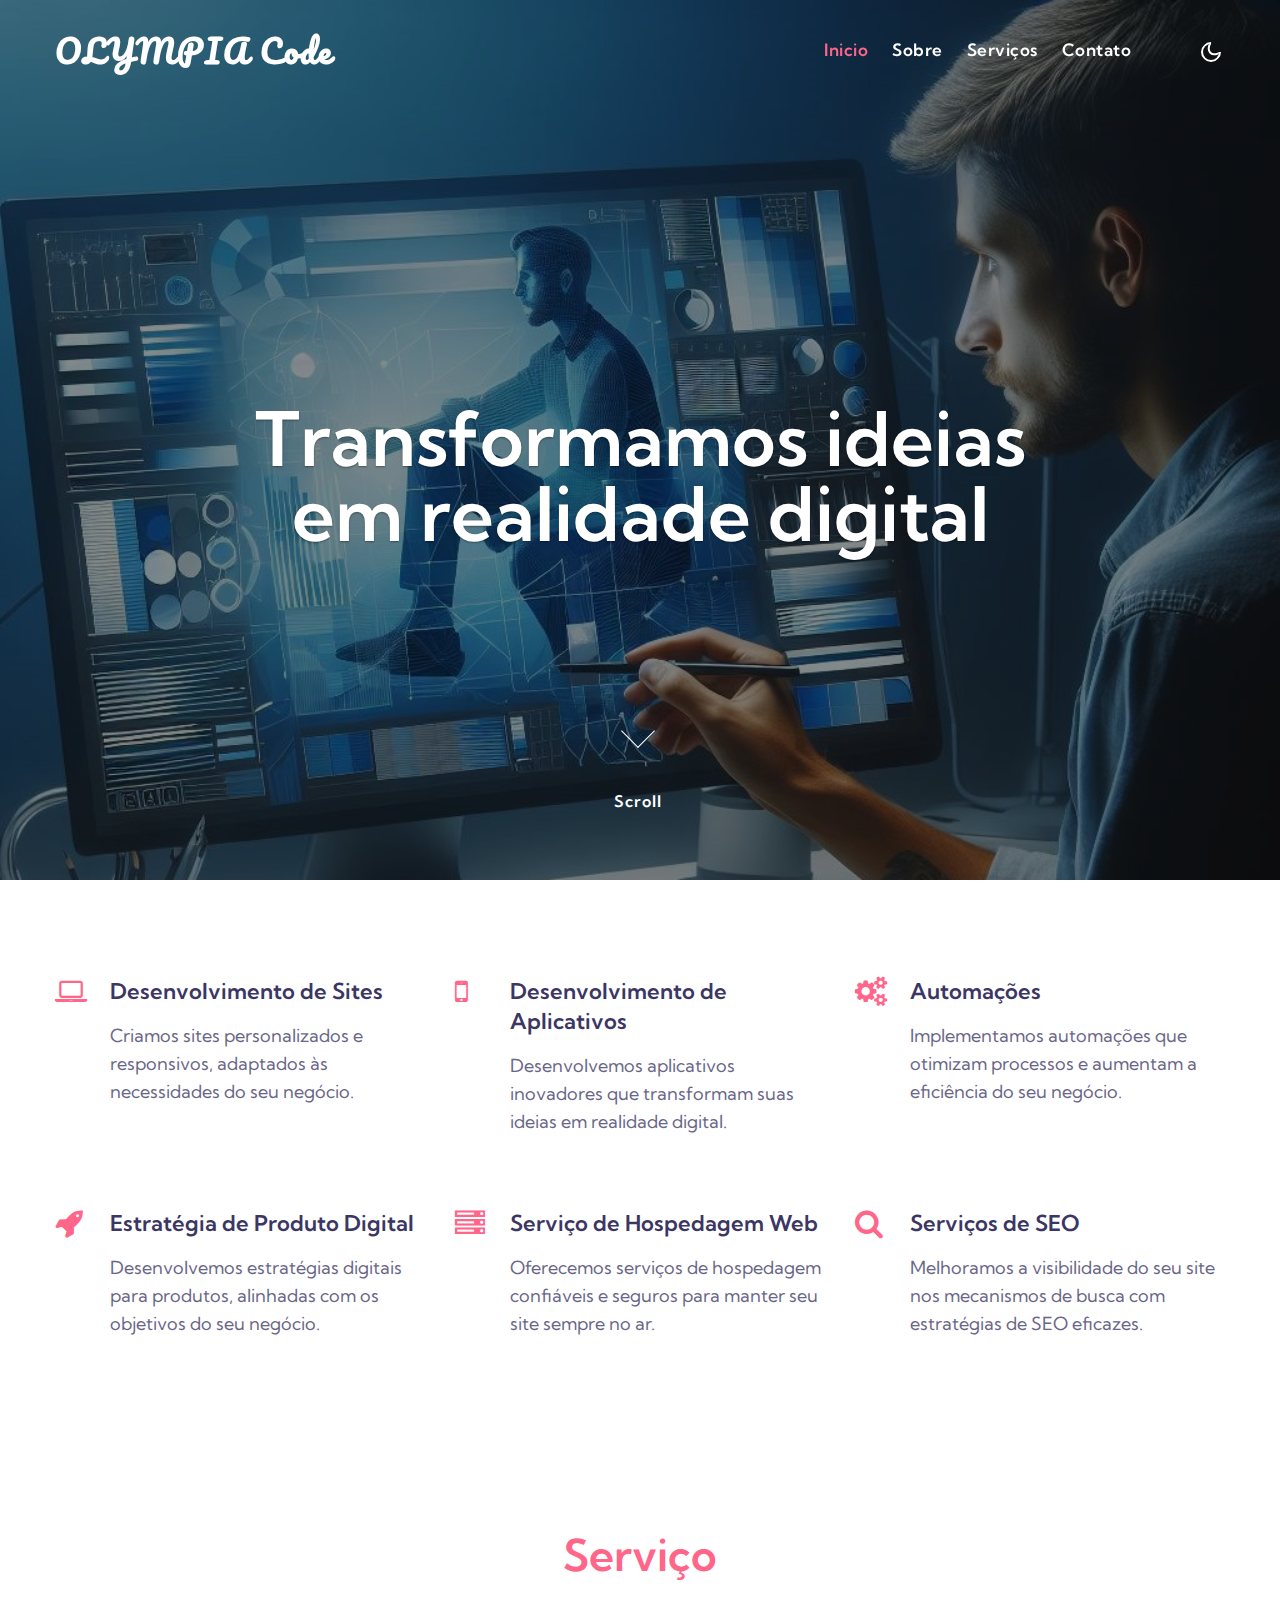
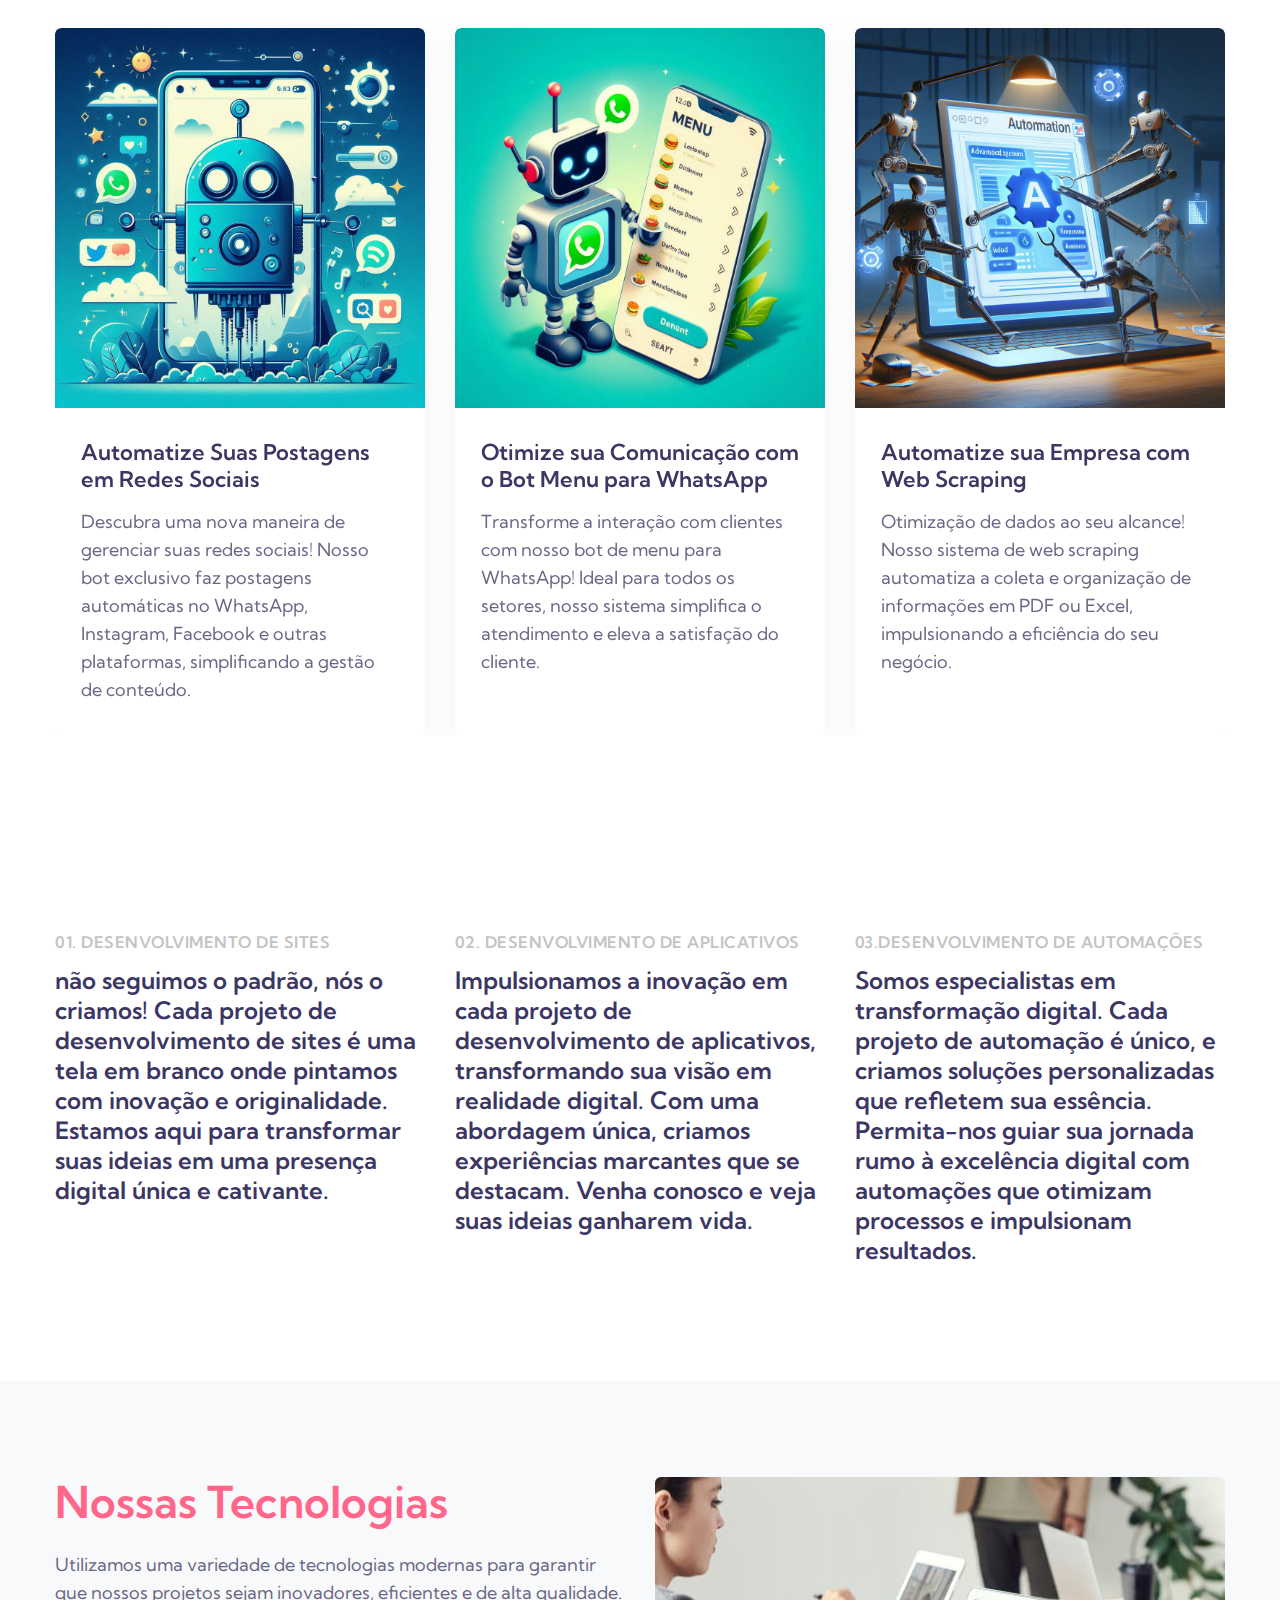
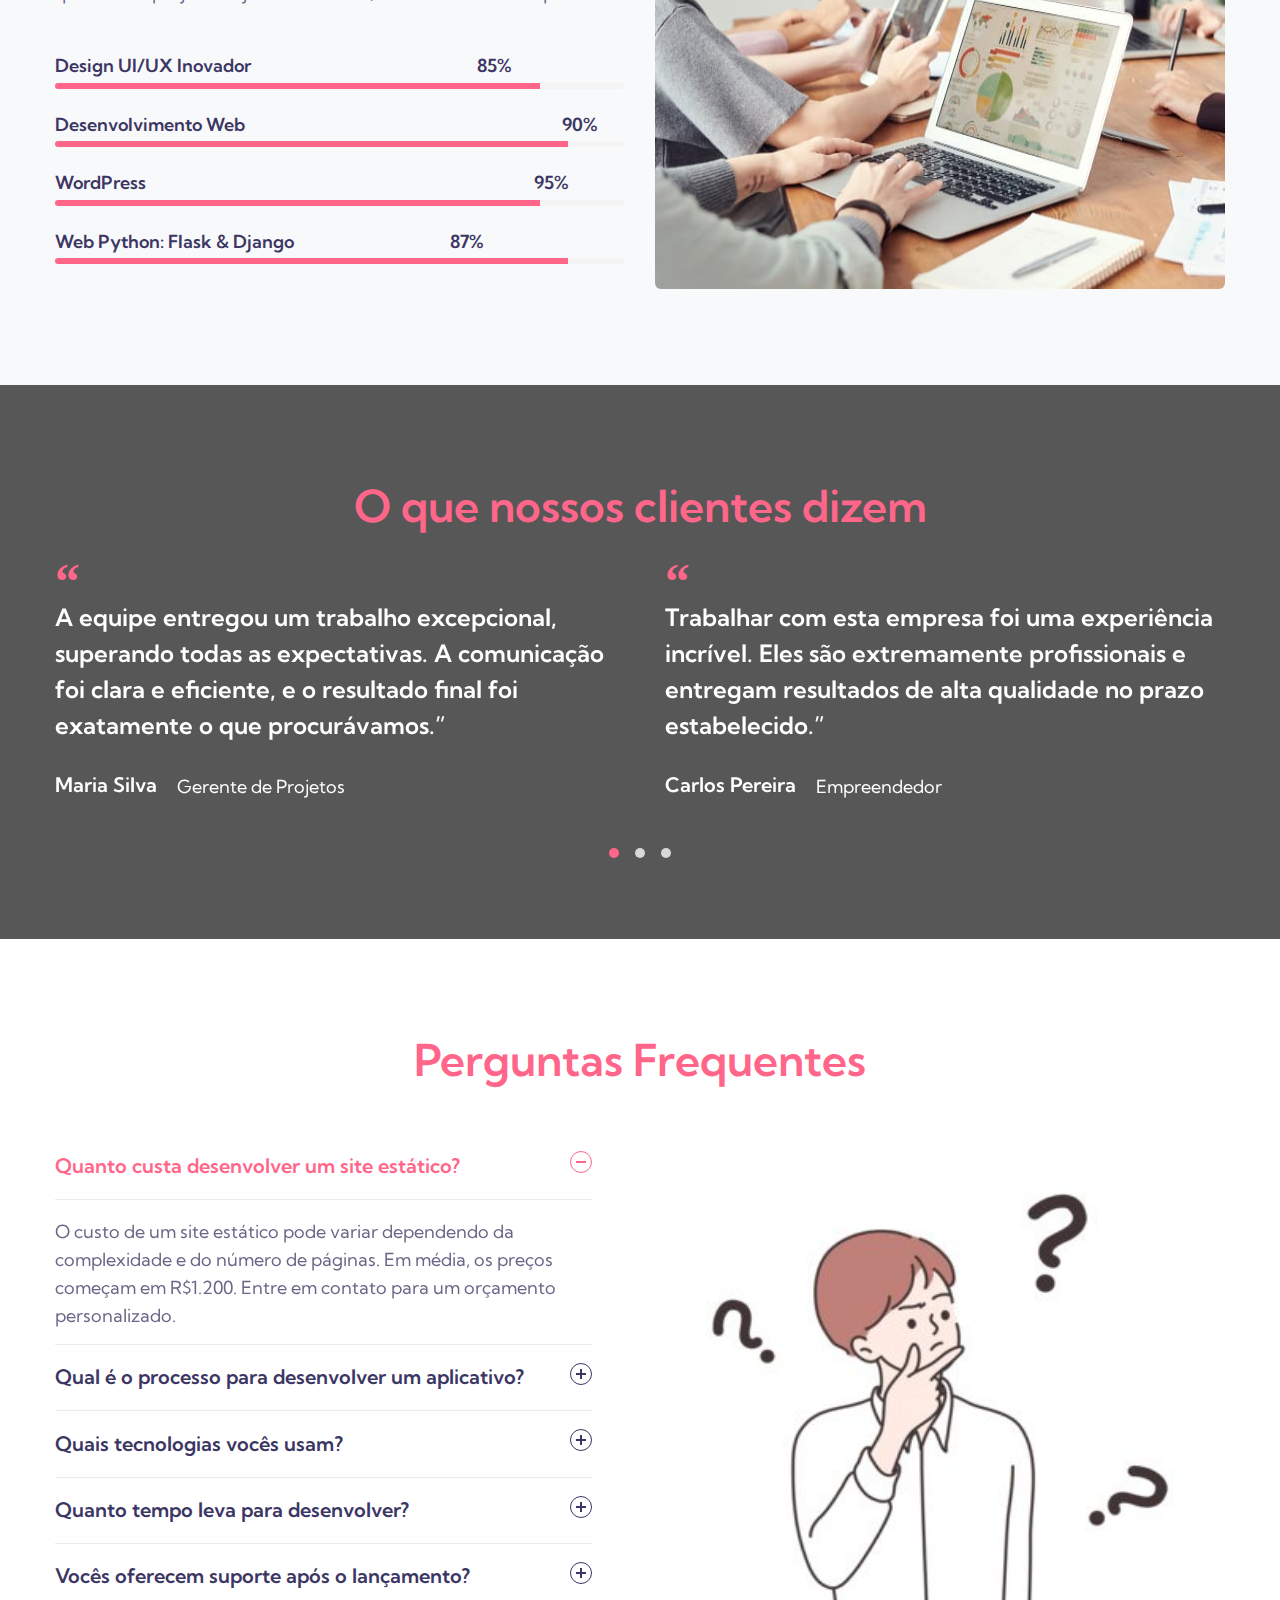
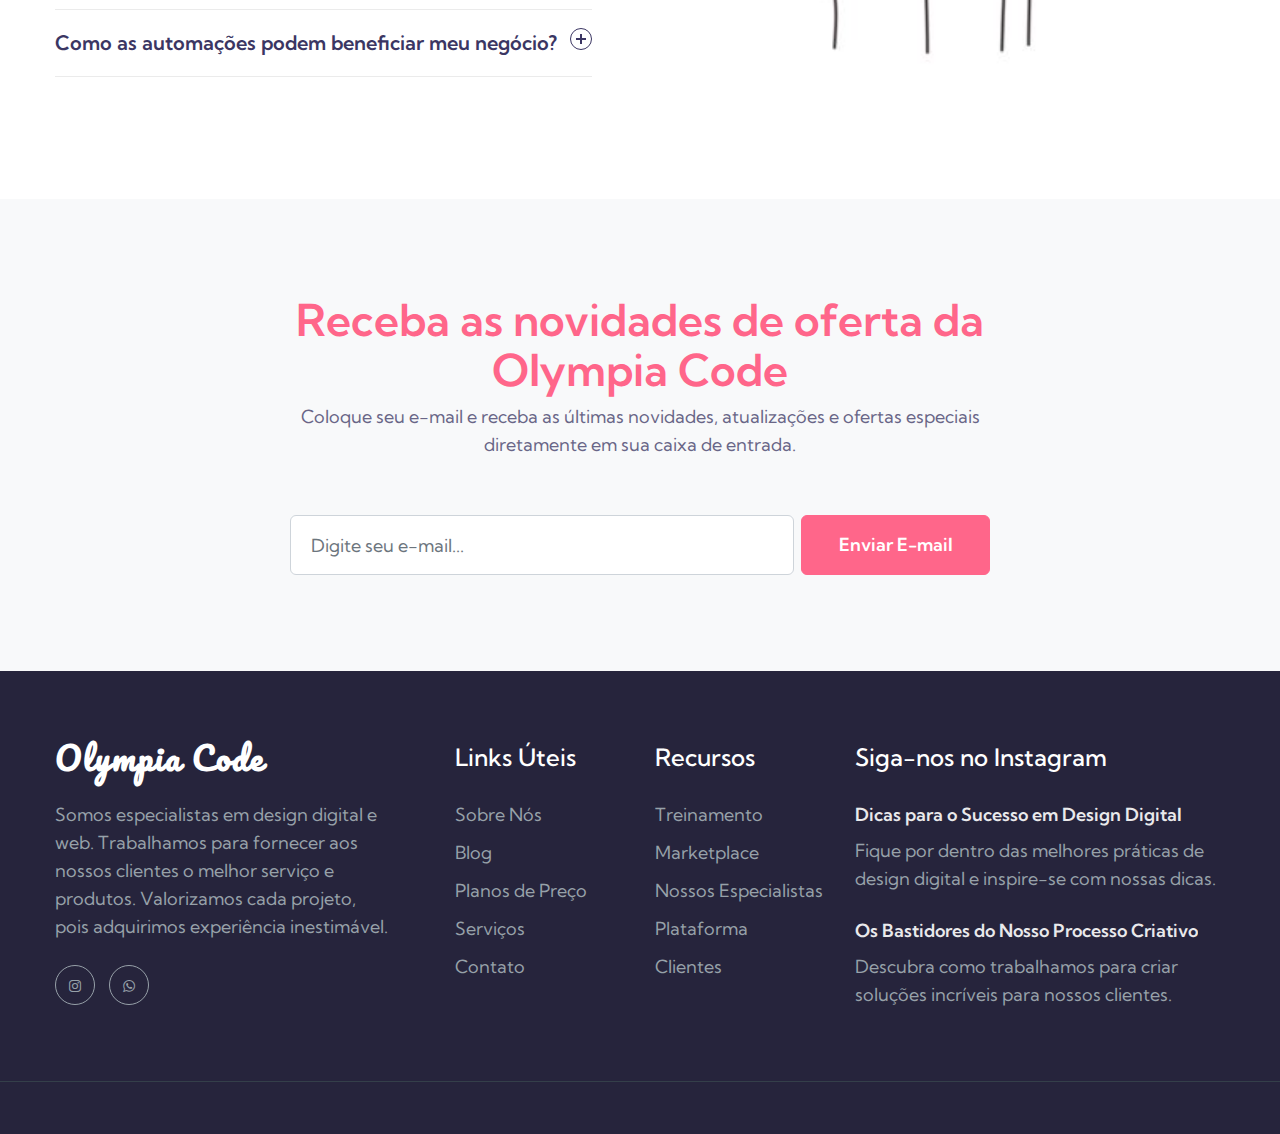
<file: index.html>
<!doctype html>
<html lang="pt-br">

<head>
    <!-- Required meta tags -->
    <meta charset="utf-8">
    <meta name="viewport" content="width=device-width, initial-scale=1, shrink-to-fit=no">

    <title>OLYMPIA code</title>

    <link href="https://fonts.googleapis.com/css2?family=Pacifico&display=swap" rel="stylesheet">
    <link href="https://fonts.googleapis.com/css2?family=Kumbh+Sans:wght@300;400;700&display=swap" rel="stylesheet">

    <!-- Template CSS -->
    <link rel="stylesheet" href="assets/css/style-starter.css">

    <!-- Favicon -->
    <link rel="shortcut icon" href="/assets/images/Favicons/favicon.ico" type="image/x-icon">
</head>

<body>
    <!--header-->
    <header id="site-header" class="fixed-top">
        <div class="container">
            <nav class="navbar navbar-expand-lg navbar-dark stroke">
                <h1><a class="navbar-brand" href="index.html">
                        OLYMPIA code
                    </a></h1>
                <button class="navbar-toggler  collapsed bg-gradient" type="button" data-toggle="collapse"
                    data-target="#navbarTogglerDemo02" aria-controls="navbarTogglerDemo02" aria-expanded="false"
                    aria-label="Toggle navigation">
                    <span class="navbar-toggler-icon fa icon-expand fa-bars"></span>
                    <span class="navbar-toggler-icon fa icon-close fa-times"></span>
                    </span>
                </button>

                <div class="collapse navbar-collapse" id="navbarTogglerDemo02">
                    <ul class="navbar-nav ml-auto mr-5">
                        <li class="nav-item active">
                            <a class="nav-link" href="index.html">Inicio <span class="sr-only">(current)</span></a>
                        </li>
                        <li class="nav-item @@about__active">
                            <a class="nav-link" href="about.html">Sobre</a>
                        </li>
                        <li class="nav-item @@services__active">
                            <a class="nav-link" href="services.html">Serviços</a>
                        </li>
                        <li class="nav-item @@contact__active">
                            <a class="nav-link" href="contact.html">Contato</a>
                        </li>
                        <!-- <nav class="ml-lg-3">
                            <div class="search-bar">
                                <form action="#" method="GET" class="search">
                                    <input type="search" class="search__input" name="search" placeholder="Search here.."
                                        onload="equalWidth()" required>
                                    <span class="fa fa-search search__icon"></span>
                                </form>
                            </div>
                        </nav> -->
                    </ul>
                </div>
                <!-- toggle switch for light and dark theme -->

                <div class="mobile-position">
                    <nav class="navigation">
                        <div class="theme-switch-wrapper">
                            <label class="theme-switch" for="checkbox">
                                <input type="checkbox" id="checkbox">
                                <div class="mode-container py-1">
                                    <i class="gg-sun"></i>
                                    <i class="gg-moon"></i>
                                </div>
                            </label>
                        </div>
                    </nav>
                </div>
                <!-- //toggle switch for light and dark theme -->
            </nav>
        </div>
    </header>
    <!--/header-->
    <!-- banner section -->
    <section id="home" class="w3l-banner py-5">
        <div class="container py-lg-5 mt-lg-5">
            <div class="py-lg-4 my-2">
                <div class="banner-info-grid mt-lg-5">
                    <div class="text_banner">
                        <h3 class="mb-4">Transformamos ideias em realidade digital</h3>
                        <button class="btn_banner"><a
                                href="https://api.whatsapp.com/send/?phone=%2B5511954378787&text=Ol%C3%A1%2C+Gostaria+de+fazer+um+or%C3%A7amento+para+meu+site&type=phone_number&app_absent=0"
                                target="_blank">Peça uma consulta</a></button>
                    </div>
                    <section id="bottom" class="demo">
                        <a href="#bottom"><span></span>Scroll</a>
                    </section>
                </div>
            </div>
        </div>
    </section>

    <section class="w3l-servicesblock1 py-5" id="moreservices">
        <div class="container py-lg-5 py-md-4 py-3">
            <div class="grids-area-hny main-cont-wthree-fea row">
                <div class="col-lg-4 col-md-6 grids-feature">
                    <div class="area-box">
                        <span class="fa fa-laptop mt-0"></span>
                        <div class="area-box-info">
                            <h4><a href="#feature" class="title-head">Desenvolvimento de Sites</a></h4>
                            <p class="mt-lg-3 mt-2">Criamos sites personalizados e responsivos, adaptados às
                                necessidades do seu negócio.</p>
                        </div>
                    </div>
                </div>
                <div class="col-lg-4 col-md-6 grids-feature mt-md-0 mt-5">
                    <div class="area-box">
                        <span class="fa fa-mobile mt-0"></span>
                        <div class="area-box-info">
                            <h4><a href="#feature" class="title-head">Desenvolvimento de Aplicativos</a></h4>
                            <p class="mt-lg-3 mt-2">Desenvolvemos aplicativos inovadores que transformam suas ideias em
                                realidade digital.</p>
                        </div>
                    </div>
                </div>
                <div class="col-lg-4 col-md-6 grids-feature mt-lg-0 mt-5">
                    <div class="area-box">
                        <span class="fa fa-cogs mt-0"></span>
                        <div class="area-box-info">
                            <h4><a href="#feature" class="title-head">Automações</a></h4>
                            <p class="mt-lg-3 mt-2">Implementamos automações que otimizam processos e aumentam a
                                eficiência do seu negócio.</p>
                        </div>
                    </div>
                </div>
                <div class="col-lg-4 col-md-6 grids-feature mt-5 pt-lg-4">
                    <div class="area-box">
                        <span class="fa fa-rocket mt-0"></span>
                        <div class="area-box-info">
                            <h4><a href="#feature" class="title-head">Estratégia de Produto Digital</a></h4>
                            <p class="mt-lg-3 mt-2">Desenvolvemos estratégias digitais para produtos, alinhadas com os
                                objetivos do seu negócio.</p>
                        </div>
                    </div>
                </div>
                <div class="col-lg-4 col-md-6 grids-feature mt-5 pt-lg-4">
                    <div class="area-box">
                        <span class="fa fa-server mt-0"></span>
                        <div class="area-box-info">
                            <h4><a href="#feature" class="title-head">Serviço de Hospedagem Web</a></h4>
                            <p class="mt-lg-3 mt-2">Oferecemos serviços de hospedagem confiáveis e seguros para manter
                                seu site sempre no ar.</p>
                        </div>
                    </div>
                </div>
                <div class="col-lg-4 col-md-6 grids-feature mt-5 pt-lg-4">
                    <div class="area-box">
                        <span class="fa fa-search mt-0"></span>
                        <div class="area-box-info">
                            <h4><a href="#feature" class="title-head">Serviços de SEO</a></h4>
                            <p class="mt-lg-3 mt-2">Melhoramos a visibilidade do seu site nos mecanismos de busca com
                                estratégias de SEO eficazes.</p>
                        </div>
                    </div>
                </div>
            </div>
        </div>
    </section>

    <div class="w3l-news padrao_projetos" id="news">
        <section id="grids5-block" class="py-5">
            <div class="container py-lg-5 py-md-4 py-2">
                <h3 class="title-big text-center">Serviço</h3>
                <div id="portfolioCarousel" class="carousel slide" data-ride="carousel" data-interval="3000">
                    <div class="carousel-inner">
                        <div class="carousel-item active">
                            <div class="row mt-lg-5 mt-4">
                                <div class="col-lg-4 col-md-6 mt-lg-0 mt-5">
                                    <div class="grids5-info">
                                        <a href="#" class="d-block zoom"><img src="assets/images/blog4.jpg" alt=""
                                                class="img-fluid news-image" /></a>
                                        <div class="blog-info">
                                            <h4><a href="#">Automatize Suas Postagens em Redes Sociais</a></h4>
                                            <p>Descubra uma nova maneira de gerenciar suas redes sociais! Nosso bot
                                                exclusivo faz postagens automáticas no WhatsApp, Instagram, Facebook e
                                                outras plataformas, simplificando a gestão de conteúdo.</p>
                                        </div>
                                    </div>
                                </div>

                                <div class="col-lg-4 col-md-6 mt-lg-0 mt-5">
                                    <div class="grids5-info">
                                        <a href="#" class="d-block zoom"><img src="assets/images/blog5.jpg" alt=""
                                                class="img-fluid news-image" /></a>
                                        <div class="blog-info">
                                            <h4><a href="#">Otimize sua Comunicação com o Bot Menu para WhatsApp</a>
                                            </h4>
                                            <p>Transforme a interação com clientes com nosso bot de menu para WhatsApp!
                                                Ideal para todos os setores, nosso sistema simplifica o atendimento e
                                                eleva a satisfação do cliente.</p>
                                        </div>
                                    </div>
                                </div>

                                <div class="col-lg-4 col-md-6 mt-lg-0 mt-5">
                                    <div class="grids5-info">
                                        <a href="#" class="d-block zoom"><img src="assets/images/blog6.jpg" alt=""
                                                class="img-fluid news-image" /></a>
                                        <div class="blog-info">
                                            <h4><a href="#">Automatize sua Empresa com Web Scraping</a></h4>
                                            <p>Otimização de dados ao seu alcance! Nosso sistema de web scraping
                                                automatiza a coleta e organização de informações em PDF ou Excel,
                                                impulsionando a eficiência do seu negócio.</p>
                                        </div>
                                    </div>
                                </div>

                            </div>
                        </div>

                        <div class="carousel-item">
                            <div class="row mt-lg-5 mt-4">
                                <div class="col-lg-4 col-md-6 mt-lg-0 mt-5">
                                    <div class="grids5-info">
                                        <a href="#" class="d-block zoom"><img src="assets/images/p1.jpeg" alt=""
                                                class="img-fluid news-image img_sites" /></a>
                                        <div class="blog-info">
                                            <h4> <a href="">Website Corporativo</a></h4>
                                            <p>Crie e fortaleça sua empresa com nossa criatividade em desenvolvimento de
                                                sites online com nossos websites adaptáveis para negócios! Aumente a
                                                visibilidade e impacto no mercado digital.</p>
                                        </div>
                                    </div>
                                </div>

                                <div class="col-lg-4 col-md-6 mt-lg-0 mt-5">
                                    <div class="grids5-info">
                                        <a href="#" class="d-block zoom"><img src="assets/images/p2.jpeg" alt=""
                                                class="img-fluid news-image img_sites" /></a>
                                        <div class="blog-info">
                                            <h4><a href="#">Website Blog: Inspire e Engaje Seu Público</a></h4>
                                            <p>Compartilhe sua história com páginas que refletem sua essência!
                                                Impulsione sua marca com nossas soluções digitais e mantenha o interesse
                                                do seu público.</p>
                                        </div>
                                    </div>
                                </div>

                                <div class="col-lg-4 col-md-6 mt-lg-0 mt-5">
                                    <div class="grids5-info">
                                        <a href="#" class="d-block zoom"><img src="assets/images/p3.jpg" alt=""
                                                class="img-fluid news-image img_sites" /></a>
                                        <div class="blog-info">
                                            <h4><a href="#">Website Pet Shop: Cuide do Seu Pet com Amor e Qualidade</a>
                                            </h4>
                                            <p>Destaque sua loja virtual com nossos templates! Elevamos seu pet shop ou
                                                negócio com design que promove vendas e encanta clientes.</p>
                                        </div>
                                    </div>
                                </div>

                            </div>
                        </div>

                        <div class="carousel-item">
                            <div class="row mt-lg-5 mt-4">
                                <div class="col-lg-4 col-md-6 mt-lg-0 mt-5">
                                    <div class="grids5-info">
                                        <a href="#" class="d-block zoom"><img src="assets/images/p4.jpg" alt=""
                                                class="img-fluid news-image img_sites" /></a>
                                        <div class="blog-info">
                                            <h4><a href="#">Website para Cafeterias: Encante e Fidelize Clientes com um
                                                    Site Excepcional</a></h4>
                                            <p>Eleve sua cafeteria com um site que destaca seu menu, ofertas e eventos.
                                                Facilite pedidos online e atraia mais clientes com nossa excelência em
                                                web design!</p>

                                        </div>
                                    </div>
                                </div>

                                <div class="col-lg-4 col-md-6 mt-lg-0 mt-5">
                                    <div class="grids5-info">
                                        <a href="#" class="d-block zoom"><img src="assets/images/p5.jpg" alt=""
                                                class="img-fluid news-image img_sites" /></a>
                                        <div class="blog-info">
                                            <h4><a href="#">Website para a área da saúde: Simplifique o acesso à saúde
                                                    para seus pacientes.</a></h4>

                                            <p>Modernize sua clínica com um sistema de agendamento online e equipe
                                                médica qualificada. Crie seu site conosco e otimize o atendimento aos
                                                pacientes!</p>
                                        </div>
                                    </div>
                                </div>

                                <div class="col-lg-4 col-md-6 mt-lg-0 mt-5">
                                    <div class="grids5-info">
                                        <a href="#" class="d-block zoom"><img src="assets/images/p6.jpg" alt=""
                                                class="img-fluid news-image img_sites" /></a>
                                        <div class="blog-info">
                                            <h4><a href="#">Crie Sua Presença Digital: Websites Personalizados para
                                                    Lojas de Eletrônicos!</a></h4>

                                            <p>Impulsione sua loja de eletrônicos com um site que exibe seus produtos!
                                                Atraia clientes com uma experiência online imersiva e transforme cliques
                                                em vendas com nossas soluções web.</p>
                                        </div>
                                    </div>
                                </div>

                            </div>
                        </div>
                        <!-- Adicione mais colunas se necessário -->

                    </div>
                </div>
            </div>
        </section>
    </div>

    <div class="w3l-news mobile_projetos" id="news">
        <section id="grids5-block" class="py-5">
            <div class="container py-lg-5 py-md-4 py-2">
                <h3 class="title-big text-center">Serviço</h3>
                <div id="portfolioCarousel" class="carousel slide" data-ride="carousel" data-interval="2500">
                    <div class="carousel-inner">
                        <div class="carousel-item active">
                            <div class="row mt-lg-5 mt-4">
                                <div class="col-lg-4 col-md-6 mt-md-0 mt-sm-4">
                                    <div class="grids5-info">
                                        <a href="#" class="d-block zoom"><img src="assets/images/blog2.jpg" alt=""
                                                class="img-fluid news-image" /></a>
                                        <div class="blog-info">
                                            <h4><a href="#">Desenvolvimento de Aplicativos Desktop</a></h4>
                                            <p>Precisa de um aplicativo desktop de alta qualidade para o seu negócio? A
                                                Olympia Code desenvolve soluções personalizadas que atendem às suas
                                                necessidades específicas. Transforme sua visão em realidade com nossa
                                                expertise!</p>
                                        </div>
                                    </div>
                                </div>
                            </div>
                        </div>

                        <div class="carousel-item">
                            <div class="row mt-lg-5 mt-4">
                                <div class="col-lg-4 col-md-6 mt-md-0 mt-sm-4">
                                    <div class="grids5-info">
                                        <a href="#" class="d-block zoom"><img src="assets/images/blog3.jpeg" alt=""
                                                class="img-fluid news-image" /></a>
                                        <div class="blog-info">
                                            <h4><a href="#">Sua Loja Online Personalizada</a></h4>
                                            <p>Descubra uma nova forma de fazer compras online! Na Olympia Code, criamos
                                                lojas virtuais que oferecem uma ampla seleção de produtos e uma
                                                experiência de compra fácil e intuitiva. Transforme seus clientes em fãs
                                                da sua marca com uma plataforma de e-commerce feita sob medida para suas
                                                necessidades!</p>
                                        </div>
                                    </div>
                                </div>
                            </div>
                        </div>

                        <div class="carousel-item">
                            <div class="row mt-lg-5 mt-4">
                                <div class="col-lg-4 col-md-6 mt-md-0 mt-sm-4">
                                    <div class="grids5-info">
                                        <a href="#" class="d-block zoom"><img src="assets/images/blog4.jpg" alt=""
                                                class="img-fluid news-image" /></a>
                                        <div class="blog-info">
                                            <h4><a href="#">Automatize Suas Postagens em Redes Sociais</a></h4>
                                            <p>Descubra uma nova maneira de gerenciar suas redes sociais! Nosso bot
                                                exclusivo faz postagens automáticas no WhatsApp, Instagram, Facebook e
                                                outras plataformas, simplificando a gestão de conteúdo.</p>
                                        </div>
                                    </div>
                                </div>
                            </div>
                        </div>

                        <div class="carousel-item">
                            <div class="row mt-lg-5 mt-4">
                                <div class="col-lg-4 col-md-6 mt-md-0 mt-sm-4">
                                    <div class="grids5-info">
                                        <a href="#" class="d-block zoom"><img src="assets/images/blog5.jpg" alt=""
                                                class="img-fluid news-image" /></a>
                                        <div class="blog-info">
                                            <h4><a href="#">Otimize sua Comunicação com o Bot Menu para WhatsApp</a>
                                            </h4>
                                            <p>Transforme a interação com clientes com nosso bot de menu para WhatsApp!
                                                Ideal para todos os setores, nosso sistema simplifica o atendimento e
                                                eleva a satisfação do cliente.</p>
                                        </div>
                                    </div>
                                </div>
                            </div>
                        </div>

                        <div class="carousel-item">
                            <div class="row mt-lg-5 mt-4">
                                <div class="col-lg-4 col-md-6 mt-md-0 mt-sm-4">
                                    <div class="grids5-info">
                                        <a href="#" class="d-block zoom"><img src="assets/images/blog6.jpg" alt=""
                                                class="img-fluid news-image" /></a>
                                        <div class="blog-info">
                                            <h4><a href="#">Automatize sua Empresa com Web Scraping</a></h4>
                                            <p>Otimização de dados ao seu alcance! Nosso sistema de web scraping
                                                automatiza a coleta e organização de informações em PDF ou Excel,
                                                impulsionando a eficiência do seu negócio.</p>
                                        </div>
                                    </div>
                                </div>
                            </div>
                        </div>

                        <div class="carousel-item">
                            <div class="row mt-lg-5 mt-4">
                                <div class="col-lg-4 col-md-6 mt-md-0 mt-sm-4">
                                    <div class="grids5-info">
                                        <a href="#" class="d-block zoom"><img src="assets/images/p1.jpeg" alt=""
                                                class="img-fluid news-image img_sites_mobile" /></a>
                                        <div class="blog-info">
                                            <h4> <a href="">Website Corporativo</a></h4>
                                            <p>Crie e fortaleça sua empresa com nossa criatividade em desenvolvimento de
                                                sites online com nossos websites adaptáveis para negócios! Aumente a
                                                visibilidade e impacto no mercado digital.</p>
                                        </div>
                                    </div>
                                </div>
                            </div>
                        </div>

                        <div class="carousel-item">
                            <div class="row mt-lg-5 mt-4">
                                <div class="col-lg-4 col-md-6 mt-md-0 mt-sm-4">
                                    <div class="grids5-info">
                                        <a href="#" class="d-block zoom"><img src="assets/images/p2.jpeg" alt=""
                                                class="img-fluid news-image img_sites_mobile" /></a>
                                        <div class="blog-info">
                                            <h4><a href="#">Website Blog: Inspire e Engaje Seu Público</a></h4>
                                            <p>Compartilhe sua história com páginas que refletem sua essência!
                                                Impulsione sua marca com nossas soluções digitais e mantenha o interesse
                                                do seu público.</p>
                                        </div>
                                    </div>
                                </div>
                            </div>
                        </div>

                        <div class="carousel-item">
                            <div class="row mt-lg-5 mt-4">
                                <div class="col-lg-4 col-md-6 mt-md-0 mt-sm-4">
                                    <div class="grids5-info">
                                        <a href="#" class="d-block zoom"><img src="assets/images/p3.jpg" alt=""
                                                class="img-fluid news-image img_sites_mobile" /></a>
                                        <div class="blog-info">
                                            <h4><a href="#">Website Pet Shop: Cuide do Seu Pet com Amor e Qualidade</a>
                                            </h4>
                                            <p>Destaque sua loja virtual com nossos templates! Elevamos seu pet shop ou
                                                negócio com design que promove vendas e encanta clientes.</p>
                                        </div>
                                    </div>
                                </div>
                            </div>
                        </div>

                        <div class="carousel-item">
                            <div class="row mt-lg-5 mt-4">
                                <div class="col-lg-4 col-md-6 mt-md-0 mt-sm-4">
                                    <div class="grids5-info">
                                        <a href="#" class="d-block zoom"><img src="assets/images/p4.jpg" alt=""
                                                class="img-fluid news-image img_sites_mobile" /></a>
                                        <div class="blog-info">
                                            <h4><a href="#">Website para Cafeterias: Encante e Fidelize Clientes com um
                                                    Site Excepcional</a></h4>
                                            <p>Eleve sua cafeteria com um site que destaca seu menu, ofertas e eventos.
                                                Facilite pedidos online e atraia mais clientes com nossa excelência em
                                                web design!</p>
                                        </div>
                                    </div>
                                </div>
                            </div>
                        </div>

                        <div class="carousel-item">
                            <div class="row mt-lg-5 mt-4">
                                <div class="col-lg-4 col-md-6 mt-md-0 mt-sm-4">
                                    <div class="grids5-info">
                                        <a href="#" class="d-block zoom"><img src="assets/images/p5.jpg" alt=""
                                                class="img-fluid news-image img_sites_mobile" /></a>
                                        <div class="blog-info">
                                            <h4><a href="#">Website para a área da saúde: Simplifique o acesso à saúde
                                                    para seus pacientes.</a></h4>

                                            <p>Modernize sua clínica com um sistema de agendamento online e equipe
                                                médica qualificada. Crie seu site conosco e otimize o atendimento aos
                                                pacientes!</p>
                                        </div>
                                    </div>
                                </div>
                            </div>
                        </div>

                        <div class="carousel-item">
                            <div class="row mt-lg-5 mt-4">
                                <div class="col-lg-4 col-md-6 mt-md-0 mt-sm-4">
                                    <div class="grids5-info">
                                        <a href="#" class="d-block zoom"><img src="assets/images/p6.jpg" alt=""
                                                class="img-fluid news-image img_sites_mobile" /></a>
                                        <div class="blog-info">
                                            <h4><a href="#">Crie Sua Presença Digital: Websites Personalizados para
                                                    Lojas de Eletrônicos!</a></h4>

                                            <p>Impulsione sua loja de eletrônicos com um site que exibe seus produtos!
                                                Atraia clientes com uma experiência online imersiva e transforme cliques
                                                em vendas com nossas soluções web.</p>
                                        </div>
                                    </div>
                                </div>
                            </div>
                        </div>

                    </div>
                </div>
            </div>
        </section>
    </div>

    <section class="w3l-bottom-grids-6 py-5" id="bottom">
        <div class="container py-lg-5 py-md-4 py-2">
            <div class="grids-area-hny main-cont-wthree-fea row">
                <div class="col-lg-4 col-md-6 grids-feature">
                    <div class="area-box">
                        <span class="title-small mb-2">01. Desenvolvimento de Sites</span>
                        <h4><a href="#feature" class="title-head">não seguimos o padrão, nós o criamos! Cada projeto de
                                desenvolvimento de sites é uma tela em branco onde pintamos com inovação e
                                originalidade. Estamos aqui para transformar suas ideias em uma presença digital única e
                                cativante.</a></h4>
                    </div>
                </div>
                <div class="col-lg-4 col-md-6 grids-feature mt-md-0 mt-5">
                    <div class="area-box">
                        <span class="title-small mb-2">02. Desenvolvimento de Aplicativos</span>
                        <h4><a href="#feature" class="title-head">Impulsionamos a inovação em cada projeto de
                                desenvolvimento de aplicativos, transformando sua visão em realidade digital. Com uma
                                abordagem única, criamos experiências marcantes que se destacam. Venha conosco e veja
                                suas ideias ganharem vida.</a></h4>
                    </div>
                </div>
                <div class="col-lg-4 col-md-6 grids-feature mt-lg-0 mt-5">
                    <div class="area-box">
                        <span class="title-small mb-2">03.Desenvolvimento de Automações</span>
                        <h4><a href="#feature" class="title-head">Somos especialistas em transformação digital. Cada
                                projeto de automação é único, e criamos soluções personalizadas que refletem sua
                                essência. Permita-nos guiar sua jornada rumo à excelência digital com automações que
                                otimizam processos e impulsionam resultados.</a></h4>
                    </div>
                </div>
            </div>
        </div>
    </section>

    <section class="w3l-servicesblock py-5" id="services">
        <div class="container py-lg-5 py-md-4 py-2">
            <div class="row">
                <div class="col-lg-6 about-right-faq align-self">
                    <h3 class="title-big">Nossas Tecnologias</h3>
                    <p class="mt-lg-4 mt-3 mb-lg-5 mb-4">Utilizamos uma variedade de tecnologias modernas para garantir
                        que nossos projetos sejam inovadores, eficientes e de alta qualidade.</p>
                    <div class="progress-info info1">
                        <h6 class="progress-tittle">Design UI/UX Inovador <span class="">85%</span></h6>
                        <div class="progress">
                            <div class="progress-bar progress-bar-striped" role="progressbar" style="width: 85%"
                                aria-valuenow="85" aria-valuemin="0" aria-valuemax="100">
                            </div>
                        </div>
                    </div>
                    <div class="progress-info info2">
                        <h6 class="progress-tittle">Desenvolvimento Web <span class="">90%</span></h6>
                        <div class="progress">
                            <div class="progress-bar progress-bar-striped" role="progressbar" style="width: 90%"
                                aria-valuenow="90" aria-valuemin="0" aria-valuemax="100">
                            </div>
                        </div>
                    </div>
                    <div class="progress-info info3">
                        <h6 class="progress-tittle">WordPress<span class="">95%</span></h6>
                        <div class="progress">
                            <div class="progress-bar progress-bar-striped" role="progressbar" style="width: 85%"
                                aria-valuenow="85" aria-valuemin="0" aria-valuemax="100">
                            </div>
                        </div>
                    </div>
                    <div class="progress-info info4">
                        <h6 class="progress-tittle">Web Python: Flask & Django <span class="">87%</span></h6>
                        <div class="progress">
                            <div class="progress-bar progress-bar-striped" role="progressbar" style="width: 90%"
                                aria-valuenow="90" aria-valuemin="0" aria-valuemax="100">
                            </div>
                        </div>
                    </div>
                </div>
                <div class="col-lg-6 left-wthree-img mt-lg-0 mt-5">
                    <img src="assets/images/progress.jpg" alt="Tecnologias que usamos" class="img-fluid radius-image">
                </div>
            </div>
        </div>
    </section>


    <!--  //News section -->
    <!-- home page about section -->
    <section class="w3l-testimonials" id="testimonials">
        <div class="midd-w3 py-5">
            <div class="container py-lg-5 py-md-3">
                <h3 class="title-big text-center">O que nossos clientes dizem</h3>
                <div id="owl-demo1" class="owl-carousel owl-theme mt-4 py-2 mb-4">
                    <div class="item">
                        <div class="testimonial-content">
                            <div class="testimonial">
                                <blockquote>
                                    <q>A equipe entregou um trabalho excepcional, superando todas as expectativas. A
                                        comunicação foi clara e eficiente, e o resultado final foi exatamente o que
                                        procurávamos.</q>
                                </blockquote>
                                <div class="testi-des">
                                    <div class="peopl align-self">
                                        <h3>Maria Silva</h3>
                                        <p class="identity">Gerente de Projetos</p>
                                    </div>
                                </div>
                            </div>
                        </div>
                    </div>
                    <div class="item">
                        <div class="testimonial-content">
                            <div class="testimonial">
                                <blockquote>
                                    <q>Trabalhar com esta empresa foi uma experiência incrível. Eles são extremamente
                                        profissionais e entregam resultados de alta qualidade no prazo estabelecido.</q>
                                </blockquote>
                                <div class="testi-des">
                                    <div class="peopl align-self">
                                        <h3>Carlos Pereira</h3>
                                        <p class="identity">Empreendedor</p>
                                    </div>
                                </div>
                            </div>
                        </div>
                    </div>
                    <div class="item">
                        <div class="testimonial-content">
                            <div class="testimonial">
                                <blockquote>
                                    <q>Recomendo fortemente esta equipe para qualquer projeto digital. Eles são
                                        criativos, inovadores e sempre disponíveis para atender às nossas
                                        necessidades.</q>
                                </blockquote>
                                <div class="testi-des">
                                    <div class="peopl align-self">
                                        <h3>Ana Rodrigues</h3>
                                        <p class="identity">Diretora de Marketing</p>
                                    </div>
                                </div>
                            </div>
                        </div>
                    </div>
                    <div class="item">
                        <div class="testimonial-content">
                            <div class="testimonial">
                                <blockquote>
                                    <q>Estamos extremamente satisfeitos com os serviços prestados. A equipe é muito
                                        talentosa e tem uma habilidade única para transformar ideias em realidade.</q>
                                </blockquote>
                                <div class="testi-des">
                                    <div class="peopl align-self">
                                        <h3>João Mendes</h3>
                                        <p class="identity">CEO de Startup</p>
                                    </div>
                                </div>
                            </div>
                        </div>
                    </div>
                    <div class="item">
                        <div class="testimonial-content">
                            <div class="testimonial">
                                <blockquote>
                                    <q>A qualidade do trabalho é excepcional. A equipe foi muito atenciosa e sempre
                                        pronta para resolver qualquer dúvida ou problema. Excelente parceria!</q>
                                </blockquote>
                                <div class="testi-des">
                                    <div class="peopl align-self">
                                        <h3>Fernanda Lima</h3>
                                        <p class="identity">Analista de Sistemas</p>
                                    </div>
                                </div>
                            </div>
                        </div>
                    </div>
                    <div class="item">
                        <div class="testimonial-content">
                            <div class="testimonial">
                                <blockquote>
                                    <q>Estamos encantados com o resultado do projeto. A dedicação e o profissionalismo
                                        da equipe foram fundamentais para o sucesso da nossa iniciativa.</q>
                                </blockquote>
                                <div class="testi-des">
                                    <div class="peopl align-self">
                                        <h3>Rafael Souza</h3>
                                        <p class="identity">Desenvolvedor Web</p>
                                    </div>
                                </div>
                            </div>
                        </div>
                    </div>
                </div>
            </div>
        </div>
    </section>

    <!-- //home page about section -->

    <div class="w3l-faq-block py-5" id="faq">
        <div class="container py-lg-5">
            <h3 class="title-big text-center mb-5">Perguntas Frequentes</h3>
            <div class="row">
                <div class="col-lg-6 pr-lg-5">
                    <div class="accordion">
                        <div class="accordion-item">
                            <button id="accordion-button-1" aria-expanded="true"><span class="accordion-title">Quanto
                                    custa desenvolver um site estático?</span><span class="icon"
                                    aria-hidden="true"></span></button>
                            <div class="accordion-content">
                                <p>O custo de um site estático pode variar dependendo da complexidade e do número de
                                    páginas. Em média, os preços começam em R$1.200. Entre em contato para um orçamento
                                    personalizado.</p>
                            </div>
                        </div>
                        <div class="accordion-item">
                            <button id="accordion-button-2" aria-expanded="false"><span class="accordion-title">Qual é o
                                    processo para desenvolver um aplicativo?</span><span class="icon"
                                    aria-hidden="true"></span></button>
                            <div class="accordion-content">
                                <p>Nosso processo inclui análise de requisitos, design, desenvolvimento, testes e
                                    lançamento. Trabalhamos em estreita colaboração com você em cada etapa para garantir
                                    que o produto final atenda às suas necessidades.</p>
                            </div>
                        </div>
                        <div class="accordion-item">
                            <button id="accordion-button-3" aria-expanded="false"><span class="accordion-title">Quais
                                    tecnologias vocês usam?</span><span class="icon" aria-hidden="true"></span></button>
                            <div class="accordion-content">
                                <p>Utilizamos uma variedade de tecnologias, incluindo HTML, CSS, JavaScript, Python,
                                    Flask, Django, React Native, Figma e Canva. Isso nos permite criar soluções
                                    eficientes e modernas para nossos clientes.</p>
                            </div>
                        </div>
                        <div class="accordion-item">
                            <button id="accordion-button-4" aria-expanded="false"><span class="accordion-title">Quanto
                                    tempo leva para desenvolver?</span><span class="icon"
                                    aria-hidden="true"></span></button>
                            <div class="accordion-content">
                                <p>O tempo de desenvolvimento depende do escopo do projeto. Sites simples podem levar de
                                    2 a 4 semanas, aplicativos de 2 a 6 meses e automações podem variar conforme a
                                    complexidade. Fornecemos cronogramas detalhados após a análise do projeto.</p>
                            </div>
                        </div>
                        <div class="accordion-item">
                            <button id="accordion-button-5" aria-expanded="false"><span class="accordion-title">Vocês
                                    oferecem suporte após o lançamento?</span><span class="icon"
                                    aria-hidden="true"></span></button>
                            <div class="accordion-content">
                                <p>Sim, oferecemos suporte contínuo e manutenção para garantir que seu site, aplicativo
                                    ou automação funcione perfeitamente após o lançamento. Temos planos de suporte
                                    personalizados para atender às suas necessidades.</p>
                            </div>
                        </div>
                        <div class="accordion-item">
                            <button id="accordion-button-6" aria-expanded="false"><span class="accordion-title">Como as
                                    automações podem beneficiar meu negócio?</span><span class="icon"
                                    aria-hidden="true"></span></button>
                            <div class="accordion-content">
                                <p>As automações podem aumentar a eficiência do seu negócio, reduzindo erros humanos e
                                    liberando sua equipe para focar em tarefas mais estratégicas. Oferecemos soluções
                                    personalizadas para otimizar seus processos.</p>
                            </div>
                        </div>
                    </div>
                </div>
                <div class="col-lg-6 mt-lg-0 mt-sm-5 mt-4 img_faq">
                    <img src="assets/images/faq.jpg" alt="FAQ Image" class="img-fluid radius-image">
                </div>
            </div>
        </div>
    </div>


    <!-- home page newsletter -->
    <section class="w3l-bottom py-5" id="newsletter">
        <div class="container py-md-5 py-md-4 text-center">
            <div class="row">
                <div class="col-lg-9 col-md-10 mx-auto">
                    <div class="subscribe mx-auto">
                        <div class="header-section text-center mx-auto">
                            <h3 class="title-big">Receba as novidades de oferta da Olympia Code</h3>
                            <p class="mt-2">Coloque seu e-mail e receba as últimas novidades, atualizações e ofertas
                                especiais diretamente em sua caixa de entrada.</p>
                        </div>
                        <form action="https://formsubmit.co/olympiacodecontato@gmail.com" method="post"
                            class="form subscribe-wthree pt-2 mt-md-5 mt-3">
                            <div class="d-md-flex flex-wrap subscribe-wthree-field">
                                <input class="form-control" type="email" placeholder="Digite seu e-mail..." name="email"
                                    required>
                                <input type="hidden" name="_next" value="https://olympia-code.vercel.app/index.html">
                                <input type="hidden" name="_captcha" value="false">
                                <button class="btn btn-style btn-primary" type="submit">Enviar E-mail</button>
                            </div>
                        </form>
                    </div>
                </div>
            </div>
        </div>
    </section>

    <!-- //home page newsletter -->
    <!-- footer -->
    <section class="w3l-footer-29-main">
        <div class="footer-29 py-5">
            <div class="container py-lg-4">
                <div class="row footer-top-29">
                    <div class="col-lg-4 col-md-6 col-sm-7 footer-list-29 footer-1 pr-lg-5">
                        <div class="footer-logo mb-4">
                            <a class="navbar-brand" href="index.html">
                                Olympia Code</a>
                        </div>
                        <p>Somos especialistas em design digital e web. Trabalhamos para fornecer aos nossos clientes o
                            melhor serviço e produtos. Valorizamos cada projeto, pois adquirimos experiência
                            inestimável.</p>
                        <div class="main-social-footer-29 mt-4">
                            <!-- <a href="#facebook" class="facebook"><span class="fa fa-facebook"></span></a>
                            <a href="#twitter" class="twitter"><span class="fa fa-twitter"></span></a> -->
                            <a href="https://www.instagram.com/olympiacodetech/" target="_blank" class="instagram"><span
                                    class="fa fa-instagram"></span></a>
                            <a href="tel:+55(11) 95437-8787" target="_blank" class="linkedin"><span
                                    class="fa fa-whatsapp"></span></a>
                        </div>
                    </div>
                    <div class="col-lg-2 col-md-6 col-sm-5 col-6 footer-list-29 footer-2 mt-sm-0 mt-5">
                        <h6 class="footer-title-29">Links Úteis</h6>
                        <ul>
                            <li><a href="about.html">Sobre Nós</a></li>
                            <li><a href="#blog">Blog</a></li>
                            <li><a href="#pricing">Planos de Preço</a></li>
                            <li><a href="services.html">Serviços</a></li>
                            <li><a href="contact.html">Contato</a></li>
                        </ul>
                    </div>
                    <div class="col-lg-2 col-md-6 col-sm-5 col-6 footer-list-29 footer-3 mt-lg-0 mt-5">
                        <h6 class="footer-title-29">Recursos</h6>
                        <ul>
                            <li><a href="#training">Treinamento</a></li>
                            <li><a href="#marketplace">Marketplace</a></li>
                            <li><a href="#experts">Nossos Especialistas</a></li>
                            <li><a href="#platform">Plataforma</a></li>
                            <li><a href="#customers">Clientes</a></li>
                        </ul>
                    </div>
                    <div class="col-lg-4 col-md-6 col-sm-7 footer-list-29 footer-4 mt-lg-0 mt-5">
                        <h6 class="footer-title-29">Siga-nos no Instagram</h6>
                        <div class="post1">
                            <a href="#url" class="post-title">Dicas para o Sucesso em Design Digital</a>
                            <p>Fique por dentro das melhores práticas de design digital e inspire-se com nossas dicas.
                            </p>
                        </div>
                        <div class="post1 mt-4">
                            <a href="#url" class="post-title">Os Bastidores do Nosso Processo Criativo</a>
                            <p>Descubra como trabalhamos para criar soluções incríveis para nossos clientes.</p>
                        </div>
                    </div>

                </div>
            </div>
        </div>
        <!-- copyright -->
        <section class="w3l-copyright text-center">
            <!-- move top -->
            <button onclick="topFunction()" id="movetop" title="Go to top">
                &#10548;
            </button>
            <script>
                // When the user scrolls down 20px from the top of the document, show the button
                window.onscroll = function () { scrollFunction() };
                function scrollFunction() {
                    if (document.body.scrollTop > 20 || document.documentElement.scrollTop > 20) {
                        document.getElementById("movetop").style.display = "block";
                    } else {
                        document.getElementById("movetop").style.display = "none";
                    }
                }
                // When the user clicks on the button, scroll to the top of the document
                function topFunction() {
                    document.body.scrollTop = 0;
                    document.documentElement.scrollTop = 0;
                }
            </script>
            <!-- /move top -->
        </section>
        <!-- //copyright -->
    </section>
    <!-- //footer -->

    <script src="assets/js/jquery-3.3.1.min.js"></script> <!-- Common jquery plugin -->

    <script src="assets/js/theme-change.js"></script><!-- theme switch js (light and dark)-->

    <script src="assets/js/circles.js"></script>

    <!-- owlcarousel -->
    <script src="assets/js/owl.carousel.js"></script>

    <!-- script for tesimonials carousel slider -->
    <script>
        $(document).ready(function () {
            $("#owl-demo1").owlCarousel({
                loop: true,
                nav: false,
                margin: 50,
                responsiveClass: true,
                responsive: {
                    0: {
                        items: 1,
                        nav: false
                    },
                    992: {
                        items: 2,
                        nav: false
                    }
                }
            })
        })
    </script>
    <!-- //script for tesimonials carousel slider -->

    <!-- faq -->
    <script>
        const items = document.querySelectorAll(".accordion button");

        function toggleAccordion() {
            const itemToggle = this.getAttribute('aria-expanded');

            for (i = 0; i < items.length; i++) {
                items[i].setAttribute('aria-expanded', 'false');
            }

            if (itemToggle == 'false') {
                this.setAttribute('aria-expanded', 'true');
            }
        }

        items.forEach(item => item.addEventListener('click', toggleAccordion));
    </script>
    <!-- //faq -->

    <!--/MENU-JS-->
    <script>
        $(window).on("scroll", function () {
            var scroll = $(window).scrollTop();

            if (scroll >= 80) {
                $("#site-header").addClass("nav-fixed");
            } else {
                $("#site-header").removeClass("nav-fixed");
            }
        });

        //Main navigation Active Class Add Remove
        $(".navbar-toggler").on("click", function () {
            $("header").toggleClass("active");
        });
        $(document).on("ready", function () {
            if ($(window).width() > 991) {
                $("header").removeClass("active");
            }
            $(window).on("resize", function () {
                if ($(window).width() > 991) {
                    $("header").removeClass("active");
                }
            });
        });
    </script>
    <!--//MENU-JS-->

    <!-- disable body scroll which navbar is in active -->
    <script>
        $(function () {
            $('.navbar-toggler').click(function () {
                $('body').toggleClass('noscroll');
            })
        });
    </script>
    <!-- //disable body scroll which navbar is in active -->

    <!--bootstrap-->
    <script src="assets/js/bootstrap.min.js"></script>
    <!-- //bootstrap-->

</body>

</html>
</file>
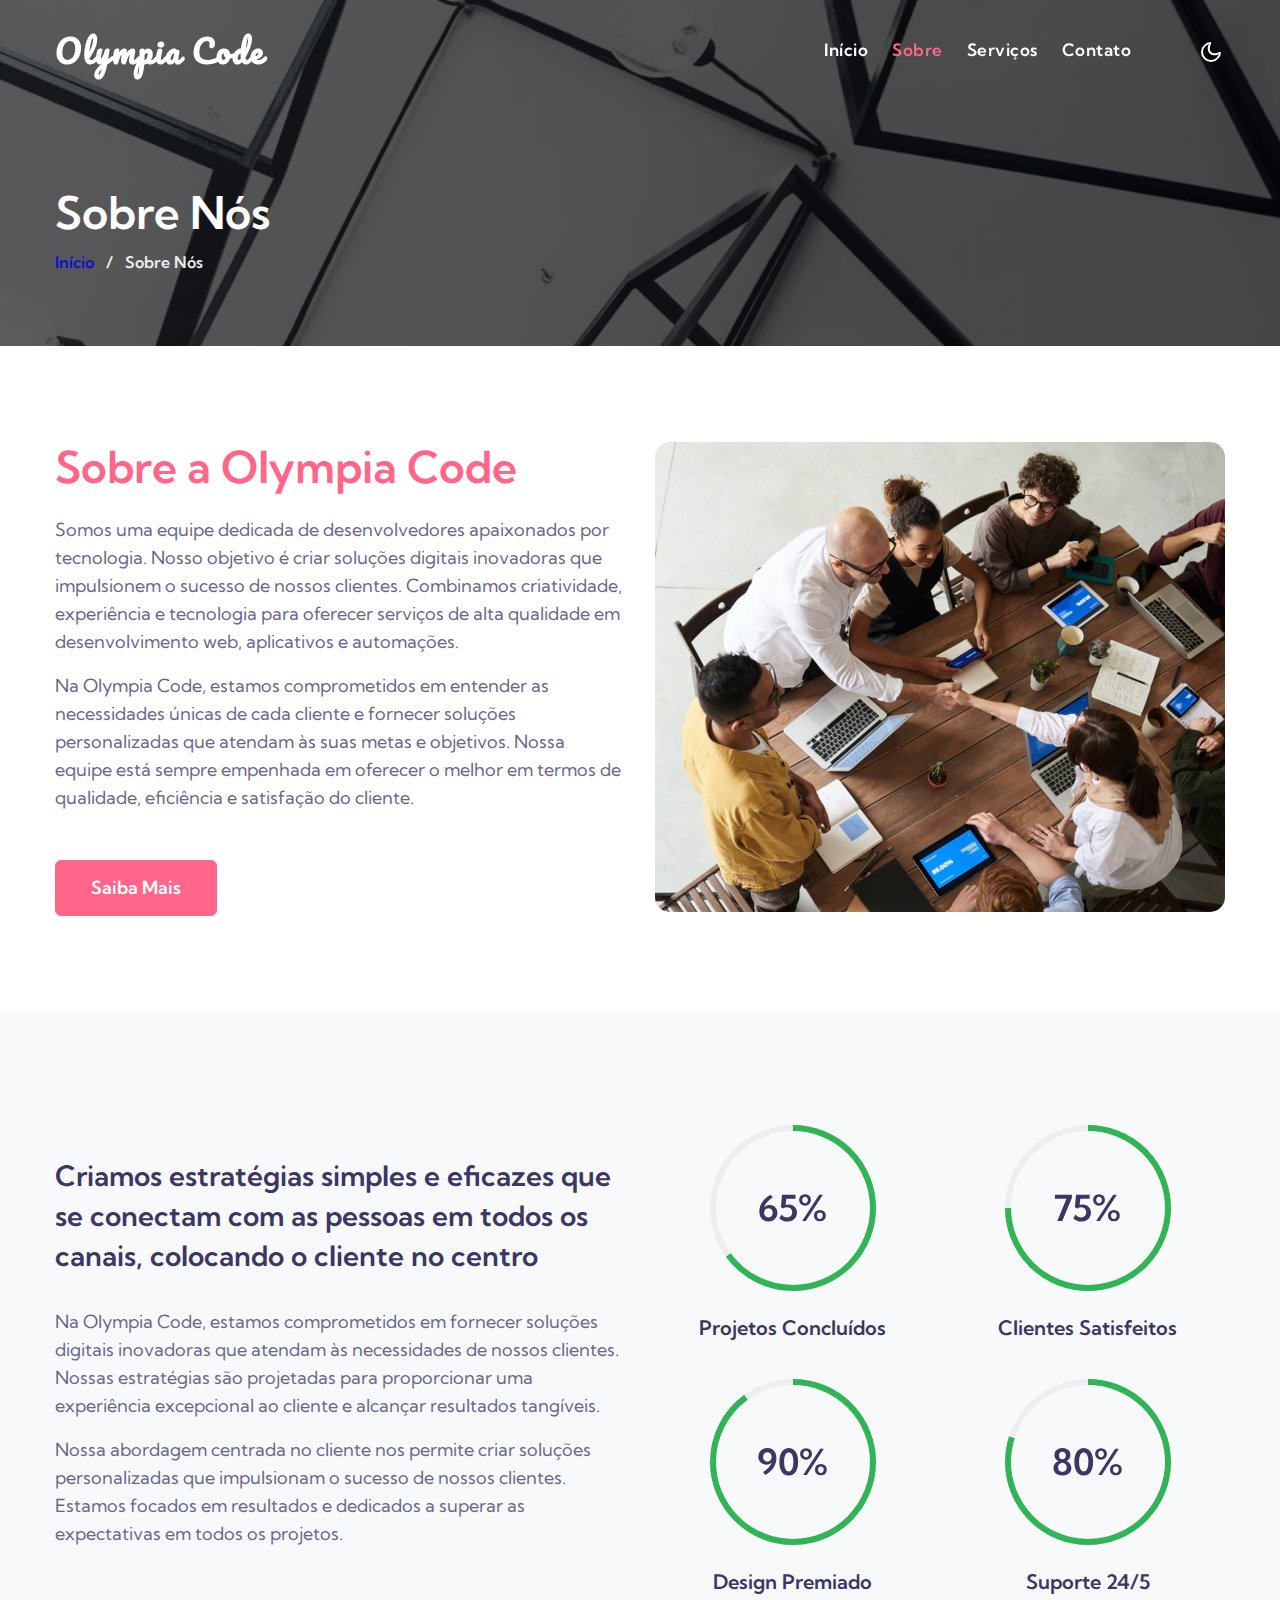
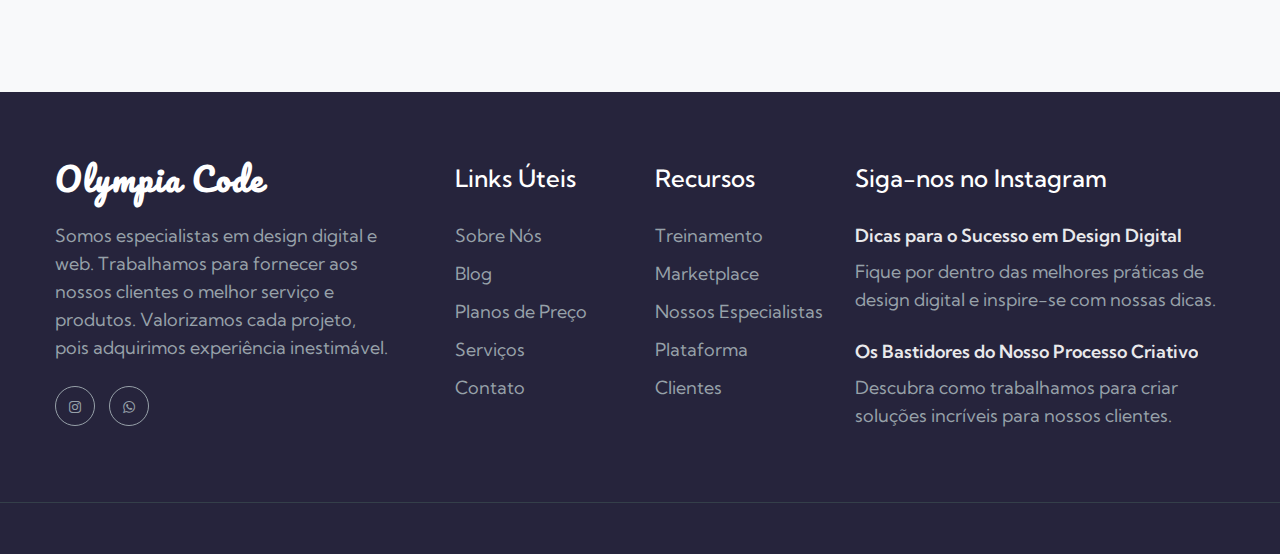
<file: about.html>
<!doctype html>
<html lang="pt-br">
  <head>
    <!-- Required meta tags -->
    <meta charset="utf-8">
    <meta name="viewport" content="width=device-width, initial-scale=1, shrink-to-fit=no">

    <title>Sobre - Olympia Code</title>
    
    <link href="https://fonts.googleapis.com/css2?family=Pacifico&display=swap" rel="stylesheet">
    <link href="https://fonts.googleapis.com/css2?family=Kumbh+Sans:wght@300;400;700&display=swap" rel="stylesheet">

    <!-- Template CSS -->
    <link rel="stylesheet" href="assets/css/style-starter.css">
  </head>
  <body>
<!--header-->
<header id="site-header" class="fixed-top">
  <div class="container">
      <nav class="navbar navbar-expand-lg navbar-dark stroke">
          <h1><a class="navbar-brand" href="index.html">
              Olympia Code
              </a></h1>
          <button class="navbar-toggler  collapsed bg-gradient" type="button" data-toggle="collapse"
              data-target="#navbarTogglerDemo02" aria-controls="navbarTogglerDemo02" aria-expanded="false"
              aria-label="Toggle navigation">
              <span class="navbar-toggler-icon fa icon-expand fa-bars"></span>
              <span class="navbar-toggler-icon fa icon-close fa-times"></span>
              </span>
          </button>

          <div class="collapse navbar-collapse" id="navbarTogglerDemo02">
              <ul class="navbar-nav ml-auto mr-5">
                  <li class="nav-item @@home__active">
                      <a class="nav-link" href="index.html">Início <span class="sr-only">(página atual)</span></a>
                  </li>
                  <li class="nav-item">
                      <a class="nav-link active" href="about.html">Sobre</a>
                  </li>
                  <li class="nav-item @@services__active">
                      <a class="nav-link" href="services.html">Serviços</a>
                  </li>
                  <li class="nav-item @@contact__active">
                      <a class="nav-link" href="contact.html">Contato</a>
                  </li>
                  <!-- <nav class="ml-lg-3">
                      <div class="search-bar">
                          <form action="#" method="GET" class="search">
                              <input type="search" class="search__input" name="search"
                                  placeholder="Pesquise aqui.." onload="equalWidth()" required>
                              <span class="fa fa-search search__icon"></span>
                          </form>
                      </div>
                  </nav> -->
              </ul>
          </div>
          <!-- toggle switch for light and dark theme -->

          <div class="mobile-position">
              <nav class="navigation">
                  <div class="theme-switch-wrapper">
                      <label class="theme-switch" for="checkbox">
                          <input type="checkbox" id="checkbox">
                          <div class="mode-container py-1">
                              <i class="gg-sun"></i>
                              <i class="gg-moon"></i>
                          </div>
                      </label>
                  </div>
              </nav>
          </div>
          <!-- //toggle switch for light and dark theme -->
      </nav>
  </div>
</header>

<!--/header-->
<!-- about breadcrumb -->
<section class="w3l-about-breadcrumb">
    <div class="breadcrumb-bg breadcrumb-bg-about py-sm-5 pt-5 pb-4">
        <div class="container pt-lg-5 pt-md-3 py-lg-4 pb-md-3">
            <h2 class="title">Sobre Nós</h2>
            <ul class="breadcrumbs-custom-path mt-2">
                <li><a href="index.html">Início</a></li>
                <li class="mx-2">/ </li>
                <li class="active"> Sobre Nós </li>
            </ul>
        </div>
    </div>
</section>

<!-- //about breadcrumb -->
<!-- about page about section -->
<section class="w3l-aboutblock1" id="about">
    <div class="midd-w3 py-5">
        <div class="container py-lg-5 py-md-3 py-2">
            <div class="row">
                <div class="col-lg-6 mb-lg-0 mb-md-5 mb-5 align-self">
                    <h3 class="title-big mx-0">Sobre a Olympia Code</h3>
                    <p class="mt-md-4 mt-3">Somos uma equipe dedicada de desenvolvedores apaixonados por tecnologia. Nosso objetivo é criar soluções digitais inovadoras que impulsionem o sucesso de nossos clientes. Combinamos criatividade, experiência e tecnologia para oferecer serviços de alta qualidade em desenvolvimento web, aplicativos e automações.</p>
                    <p class="mt-3">Na Olympia Code, estamos comprometidos em entender as necessidades únicas de cada cliente e fornecer soluções personalizadas que atendam às suas metas e objetivos. Nossa equipe está sempre empenhada em oferecer o melhor em termos de qualidade, eficiência e satisfação do cliente.</p>
                    <a href="#about" class="btn btn-primary btn-style mt-md-5 mt-4">Saiba Mais</a>
                </div>
                <div class="col-lg-6">
                    <div class="position-relative">
                        <img src="assets/images/about.jpg" alt="" class="radius-image-full img-fluid">
                    </div>
                </div>
            </div>
        </div>
    </div>
</section>

<!-- //about page about section -->
<!-- about page about section -->
<section class="w3l-aboutblock2" id="stats">
    <div class="midd-w3 py-5">
        <div class="container py-lg-5 py-md-3 py-2">
            <div class="row">
                <div class="col-lg-6 mb-lg-0 mb-md-5 mb-4 align-self">
                    <h3 class="title-left mx-0">Criamos estratégias simples e eficazes que se conectam com as pessoas em todos os canais, colocando o cliente no centro</h3>
                    <p class="pt-lg-2 mt-md-4 mt-3">Na Olympia Code, estamos comprometidos em fornecer soluções digitais inovadoras que atendam às necessidades de nossos clientes. Nossas estratégias são projetadas para proporcionar uma experiência excepcional ao cliente e alcançar resultados tangíveis.</p>
                    <p class="mt-3">Nossa abordagem centrada no cliente nos permite criar soluções personalizadas que impulsionam o sucesso de nossos clientes. Estamos focados em resultados e dedicados a superar as expectativas em todos os projetos.</p>
                </div>
                <div class="col-lg-6">
                    <div class="position-relative">
                        <div class="progress-circles">
                            <div class="circle1">
                                <div id="progress" data-dimension="200" data-text="65%" data-fontsize="36"
                                    data-percent="65" data-fgcolor="#30B455" data-bgcolor="#eee" data-width="15"
                                    data-bordersize="5" data-animationstep="2"></div>
                                <h4>Projetos Concluídos</h4>
                            </div>
                            <div class="circle1">
                                <div id="progress1" data-dimension="200" data-text="75%" data-fontsize="36"
                                    data-percent="75" data-fgcolor="#30B455" data-bgcolor="#eee" data-width="15"
                                    data-bordersize="5" data-animationstep="2"></div>
                                <h4>Clientes Satisfeitos</h4>
                            </div>
                            <div class="circle1">
                                <div id="progress2" data-dimension="200" data-text="90%" data-fontsize="36"
                                    data-percent="90" data-fgcolor="#30B455" data-bgcolor="#eee" data-width="15"
                                    data-bordersize="5" data-animationstep="2"></div>
                                <h4>Design Premiado</h4>
                            </div>
                            <div class="circle1">
                                <div id="progress3" data-dimension="200" data-text="80%" data-fontsize="36"
                                    data-percent="80" data-fgcolor="#30B455" data-bgcolor="#eee" data-width="15"
                                    data-bordersize="5" data-animationstep="2"></div>
                                <h4>Suporte 24/5</h4>
                            </div>
                        </div>
                    </div>
                </div>
            </div>
        </div>
    </div>
</section>

<!-- //about page team section -->
<!-- <section class="w3l-team py-5" id="team">
    <div class="container py-lg-5 py-md-4 py-2">
        <h3 class="title-big text-center mx-0 mb-lg-5 mb-4">Conheça a Equipe </h3>
        <div class="row team-row">
            <div class="col-lg-4 col-sm-6 team-wrap">
                <div class="team-member text-center">
                    <div class="team-img">
                        <img src="assets/images/team1.png" alt="" class="img-fluid radius-image" />
                        <div class="overlay">
                            <div class="team-details text-center">
                                <p>
                                    Nossa equipe de design web trabalha em conjunto com nossa equipe de marketing digital.
                                </p>
                                <div class="socials mt-4">
                                    <a href="#"><i class="fa fa-facebook"></i></a>
                                    <a href="#"><i class="fa fa-twitter"></i></a>
                                    <a href="#"><i class="fa fa-google-plus"></i></a>
                                    <a href="#"><i class="fa fa-envelope"></i></a>
                                </div>
                            </div>
                        </div>
                    </div>
                    <a href="#team"><h6 class="team-title">John Marshall</h6></a>
                    <p>Designer</p>
                </div>
            </div>
            

            <div class="col-lg-4 col-sm-6 team-wrap mt-sm-0 mt-5">
                <div class="team-member text-center">
                    <div class="team-img">
                        <img src="assets/images/team2.png" alt="" class="img-fluid radius-image" />
                        <div class="overlay">
                            <div class="team-details text-center">
                                <p>
                                    Nossa equipe de design web trabalha em conjunto com nossa equipe de marketing digital.
                                </p>
                                <div class="socials mt-4">
                                    <a href="#"><i class="fa fa-facebook"></i></a>
                                    <a href="#"><i class="fa fa-twitter"></i></a>
                                    <a href="#"><i class="fa fa-google-plus"></i></a>
                                    <a href="#"><i class="fa fa-envelope"></i></a>
                                </div>
                            </div>
                        </div>
                    </div>
                    <a href="#team"><h6 class="team-title">Steve Roberts</h6></a>
                    <p>Desenvolvedor</p>
                </div>
            </div>
            

            <div class="col-lg-4 col-sm-6 team-wrap mt-lg-0 mt-5">
                <div class="team-member last text-center">
                    <div class="team-img">
                        <img src="assets/images/team3.png" alt="" class="img-fluid radius-image" />
                        <div class="overlay">
                            <div class="team-details text-center">
                                <p>
                                    Nossa equipe de design web trabalha em conjunto com nossa equipe de marketing digital.
                                </p>
                                <div class="socials mt-4">
                                    <a href="#"><i class="fa fa-facebook"></i></a>
                                    <a href="#"><i class="fa fa-twitter"></i></a>
                                    <a href="#"><i class="fa fa-google-plus"></i></a>
                                    <a href="#"><i class="fa fa-envelope"></i></a>
                                </div>
                            </div>
                        </div>
                    </div>
                    <a href="#team"><h6 class="team-title">Michael Cartney</h6></a>
                    <p>Designer</p>
                </div>
            </div>
            

        </div>
    </div>
</section> -->

  <!-- footer -->
    <section class="w3l-footer-29-main">
        <div class="footer-29 py-5">
            <div class="container py-lg-4">
                <div class="row footer-top-29">
                    <div class="col-lg-4 col-md-6 col-sm-7 footer-list-29 footer-1 pr-lg-5">
                        <div class="footer-logo mb-4">
                            <a class="navbar-brand" href="index.html">
                                Olympia Code</a>
                        </div>
                        <p>Somos especialistas em design digital e web. Trabalhamos para fornecer aos nossos clientes o
                            melhor serviço e produtos. Valorizamos cada projeto, pois adquirimos experiência
                            inestimável.</p>
                        <div class="main-social-footer-29 mt-4">
                            <!-- <a href="#facebook" class="facebook"><span class="fa fa-facebook"></span></a>
                            <a href="#twitter" class="twitter"><span class="fa fa-twitter"></span></a> -->
                            <a href="https://www.instagram.com/olympiacodetech/" target="_blank" class="instagram"><span class="fa fa-instagram"></span></a>
                            <a href="tel:+55(11) 95437-8787" target="_blank" class="linkedin"><span class="fa fa-whatsapp"></span></a>
                        </div>
                    </div>
                    <div class="col-lg-2 col-md-6 col-sm-5 col-6 footer-list-29 footer-2 mt-sm-0 mt-5">
                        <h6 class="footer-title-29">Links Úteis</h6>
                        <ul>
                            <li><a href="about.html">Sobre Nós</a></li>
                            <li><a href="#blog">Blog</a></li>
                            <li><a href="#pricing">Planos de Preço</a></li>
                            <li><a href="services.html">Serviços</a></li>
                            <li><a href="contact.html">Contato</a></li>
                        </ul>
                    </div>
                    <div class="col-lg-2 col-md-6 col-sm-5 col-6 footer-list-29 footer-3 mt-lg-0 mt-5">
                        <h6 class="footer-title-29">Recursos</h6>
                        <ul>
                            <li><a href="#training">Treinamento</a></li>
                            <li><a href="#marketplace">Marketplace</a></li>
                            <li><a href="#experts">Nossos Especialistas</a></li>
                            <li><a href="#platform">Plataforma</a></li>
                            <li><a href="#customers">Clientes</a></li>
                        </ul>
                    </div>
                    <div class="col-lg-4 col-md-6 col-sm-7 footer-list-29 footer-4 mt-lg-0 mt-5">
                        <h6 class="footer-title-29">Siga-nos no Instagram</h6>
                        <div class="post1">
                            <a href="#url" class="post-title">Dicas para o Sucesso em Design Digital</a>
                            <p>Fique por dentro das melhores práticas de design digital e inspire-se com nossas dicas.
                            </p>
                        </div>
                        <div class="post1 mt-4">
                            <a href="#url" class="post-title">Os Bastidores do Nosso Processo Criativo</a>
                            <p>Descubra como trabalhamos para criar soluções incríveis para nossos clientes.</p>
                        </div>
                    </div>

                </div>
            </div>
        </div>
        <!-- copyright -->
        <section class="w3l-copyright text-center">
            <!-- move top -->
            <button onclick="topFunction()" id="movetop" title="Go to top">
                &#10548;
            </button>
            <script>
                // When the user scrolls down 20px from the top of the document, show the button
                window.onscroll = function () { scrollFunction() };
                function scrollFunction() {
                    if (document.body.scrollTop > 20 || document.documentElement.scrollTop > 20) {
                        document.getElementById("movetop").style.display = "block";
                    } else {
                        document.getElementById("movetop").style.display = "none";
                    }
                }
                // When the user clicks on the button, scroll to the top of the document
                function topFunction() {
                    document.body.scrollTop = 0;
                    document.documentElement.scrollTop = 0;
                }
            </script>
            <!-- /move top -->
        </section>
        <!-- //copyright -->
    </section>
  <!-- //footer -->

  <script src="assets/js/jquery-3.3.1.min.js"></script> <!-- Common jquery plugin -->

  <script src="assets/js/theme-change.js"></script><!-- theme switch js (light and dark)-->

<script src="assets/js/circles.js"></script>

<!-- owlcarousel -->
<script src="assets/js/owl.carousel.js"></script>

<!-- script for tesimonials carousel slider -->
<script>
  $(document).ready(function () {
    $("#owl-demo1").owlCarousel({
      loop: true,
      nav: false,
      margin: 50,
      responsiveClass: true,
      responsive: {
        0: {
          items: 1,
          nav: false
        },
        992: {
          items: 2,
          nav: false
        }
      }
    })
  })
</script>
<!-- //script for tesimonials carousel slider -->

  <!-- faq -->
  <script>
    const items = document.querySelectorAll(".accordion button");

    function toggleAccordion() {
      const itemToggle = this.getAttribute('aria-expanded');

      for (i = 0; i < items.length; i++) {
        items[i].setAttribute('aria-expanded', 'false');
      }

      if (itemToggle == 'false') {
        this.setAttribute('aria-expanded', 'true');
      }
    }

    items.forEach(item => item.addEventListener('click', toggleAccordion));
  </script>
  <!-- //faq -->

  <!--/MENU-JS-->
  <script>
    $(window).on("scroll", function () {
      var scroll = $(window).scrollTop();

      if (scroll >= 80) {
        $("#site-header").addClass("nav-fixed");
      } else {
        $("#site-header").removeClass("nav-fixed");
      }
    });

    //Main navigation Active Class Add Remove
    $(".navbar-toggler").on("click", function () {
      $("header").toggleClass("active");
    });
    $(document).on("ready", function () {
      if ($(window).width() > 991) {
        $("header").removeClass("active");
      }
      $(window).on("resize", function () {
        if ($(window).width() > 991) {
          $("header").removeClass("active");
        }
      });
    });
  </script>
  <!--//MENU-JS-->

  <!-- disable body scroll which navbar is in active -->
  <script>
    $(function () {
      $('.navbar-toggler').click(function () {
        $('body').toggleClass('noscroll');
      })
    });
  </script>
  <!-- //disable body scroll which navbar is in active -->

  <!--bootstrap-->
  <script src="assets/js/bootstrap.min.js"></script>
  <!-- //bootstrap-->

  </body>

  </html>
</file>
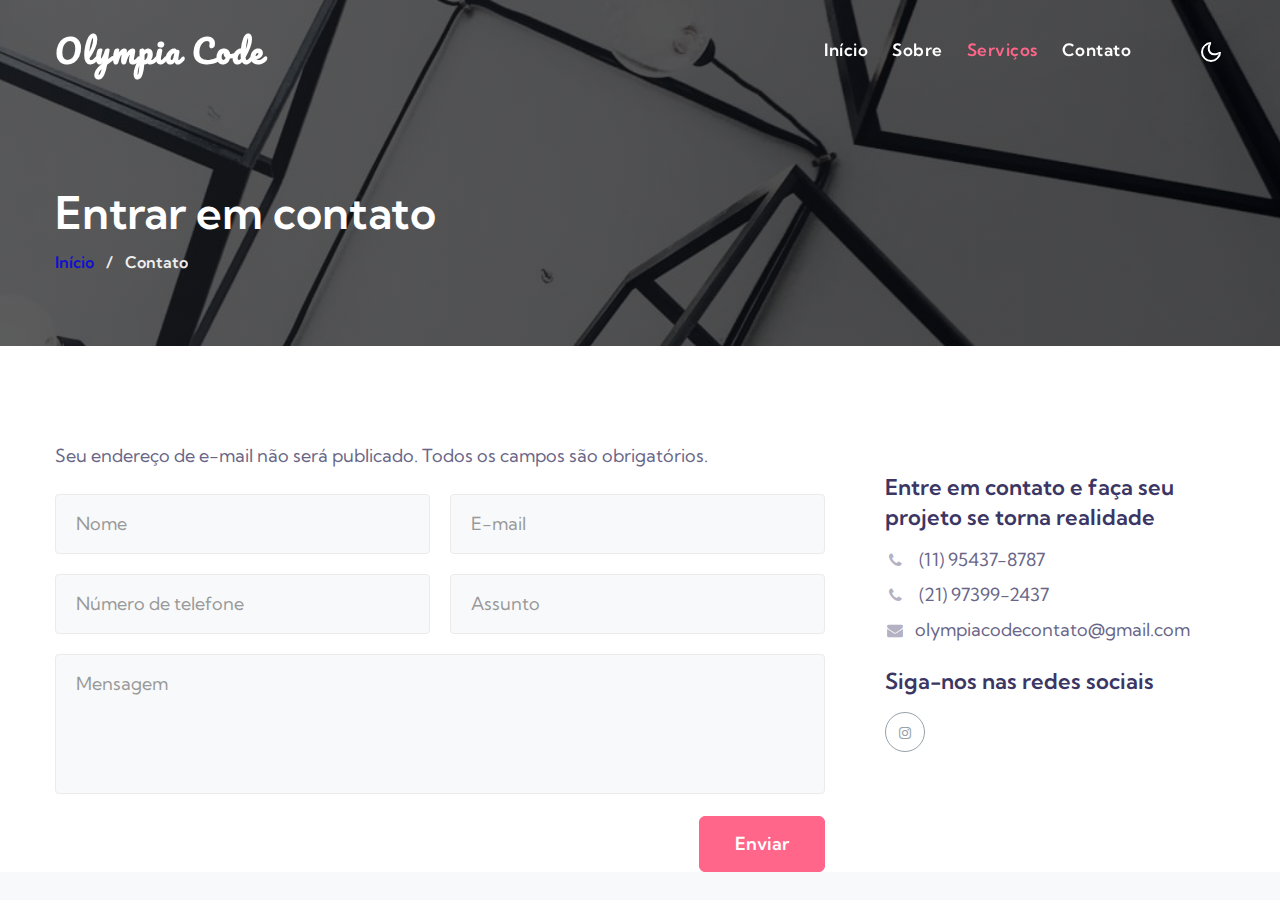
<file: contact.html>
<!doctype html>
<html lang="pt-br">
  <head>
    <!-- Required meta tags -->
    <meta charset="utf-8">
    <meta name="viewport" content="width=device-width, initial-scale=1, shrink-to-fit=no">

    <title>Contato - Olympia</title>
    
    <link href="https://fonts.googleapis.com/css2?family=Pacifico&display=swap" rel="stylesheet">
    <link href="https://fonts.googleapis.com/css2?family=Kumbh+Sans:wght@300;400;700&display=swap" rel="stylesheet">

    <!-- Template CSS -->
    <link rel="stylesheet" href="assets/css/style-starter.css">
  </head>
  <body>
<!--header-->
    <header id="site-header" class="fixed-top">
        <div class="container">
            <nav class="navbar navbar-expand-lg navbar-dark stroke">
                <h1><a class="navbar-brand" href="index.html">Olympia Code</a></h1>
                <button class="navbar-toggler collapsed bg-gradient" type="button" data-toggle="collapse"
                    data-target="#navbarTogglerDemo02" aria-controls="navbarTogglerDemo02" aria-expanded="false"
                    aria-label="Toggle navigation">
                    <span class="navbar-toggler-icon fa icon-expand fa-bars"></span>
                    <span class="navbar-toggler-icon fa icon-close fa-times"></span>
                </button>

                <div class="collapse navbar-collapse" id="navbarTogglerDemo02">
                    <ul class="navbar-nav ml-auto mr-5">
                        <li class="nav-item @@home__active">
                            <a class="nav-link" href="index.html">Início <span class="sr-only">(current)</span></a>
                        </li>
                        <li class="nav-item @@about__active">
                            <a class="nav-link" href="about.html">Sobre</a>
                        </li>
                        <li class="nav-item active">
                            <a class="nav-link" href="services.html">Serviços</a>
                        </li>
                        <li class="nav-item @@contact__active">
                            <a class="nav-link" href="contact.html">Contato</a>
                        </li>
                        <!-- <nav class="ml-lg-3">
                            <div class="search-bar">
                                <form action="#" method="GET" class="search">
                                    <input type="search" class="search__input" name="search"
                                        placeholder="Pesquise aqui.." onload="equalWidth()" required>
                                    <span class="fa fa-search search__icon"></span>
                                </form>
                            </div>
                        </nav> -->
                    </ul>
                </div>
                <!-- toggle switch for light and dark theme -->

                <div class="mobile-position">
                    <nav class="navigation">
                        <div class="theme-switch-wrapper">
                            <label class="theme-switch" for="checkbox">
                                <input type="checkbox" id="checkbox">
                                <div class="mode-container py-1">
                                    <i class="gg-sun"></i>
                                    <i class="gg-moon"></i>
                                </div>
                            </label>
                        </div>
                    </nav>
                </div>
                <!-- //toggle switch for light and dark theme -->
            </nav>
        </div>
    </header>
<!--/header-->
<!-- Contact breadcrumb -->
<section class="w3l-about-breadcrumb">
    <div class="breadcrumb-bg breadcrumb-bg-about py-sm-5 pt-5 pb-4">
        <div class="container pt-lg-5 pt-md-3 py-lg-4 pb-md-3">
            <h2 class="title">Entrar em contato</h2>
            <ul class="breadcrumbs-custom-path mt-2">
                <li><a href="index.html">Início</a></li>
                <li class="mx-2">/ </li>
                <li class="active"> Contato </li>
            </ul>
        </div>
    </div>
</section>
<!-- //Contact breadcrumb -->
<!-- contacts -->
<section class="w3l-contact-7 pt-5" id="contact">
    <div class="contacts-9 pt-lg-5 pt-md-4">
        <div class="container">
            <div class="top-map">
                <div class="row map-content-9">
                    <div class="col-lg-8">
                        <p class="mb-4">Seu endereço de e-mail não será publicado. Todos os campos são obrigatórios.</p>
                        <form action="https://formsubmit.co/olympiacodecontato@gmail.com" method="post" class="text-right form">
                            <div class="form-grid">
                                <input type="text" name="Name" id="Name" placeholder="Nome" required>
                                <input type="email" name="email" id="Sender" placeholder="E-mail" required>
                                <input type="text" name="Phone" id="Phone" placeholder="Número de telefone" required>
                                <input type="text" name="Subject" id="Subject" placeholder="Assunto" required>
                            </div>
                            <textarea name="Message" id="Message" placeholder="Mensagem" required></textarea>
                            <input type="hidden" name="_next" value="https://olympia-code.vercel.app/index.html">
                            <input type="hidden" name="_captcha" value="false">
                            <button type="submit" class="btn btn-primary btn-style mt-3">Enviar</button>
                        </form>
                    </div>
                    <div class="col-lg-4 cont-details">
                        <address>
                            <h5 class="">Entre em contato e faça seu projeto se torna realidade</h5>
                            <p><span class="fa fa-phone"></span><a href="tel:+55(11) 95437-8787"> (11) 95437-8787</a></p>
                            <p><span class="fa fa-phone"></span><a href="tel:+55(21) 97399-2437"> (21) 97399-2437</a></p>
                            <p> <a href="mailto:mail@example.com"><span class="fa fa-envelope"></span>olympiacodecontato@gmail.com</a></p>
                            <h5 class="mt-4 mb-3">Siga-nos nas redes sociais</h5>
                            <div class="main-social-footer-29">
                            <a href="https://www.instagram.com/olympiacodetech/" target="_blank" class="instagram"><span class="fa fa-instagram"></span></a>
                            </div>
                        </address>
                    </div>
                </div>
            </div>
        </div>
    </div>
</section>


<!-- //contacts -->
  <script src="assets/js/jquery-3.3.1.min.js"></script> <!-- Common jquery plugin -->

  <script src="assets/js/theme-change.js"></script><!-- theme switch js (light and dark)-->

<script src="assets/js/circles.js"></script>

<!-- owlcarousel -->
<script src="assets/js/owl.carousel.js"></script>

<!-- script for tesimonials carousel slider -->
<script>
  $(document).ready(function () {
    $("#owl-demo1").owlCarousel({
      loop: true,
      nav: false,
      margin: 50,
      responsiveClass: true,
      responsive: {
        0: {
          items: 1,
          nav: false
        },
        992: {
          items: 2,
          nav: false
        }
      }
    })
  })
</script>
<!-- //script for tesimonials carousel slider -->

  <!-- faq -->
  <script>
    const items = document.querySelectorAll(".accordion button");

    function toggleAccordion() {
      const itemToggle = this.getAttribute('aria-expanded');

      for (i = 0; i < items.length; i++) {
        items[i].setAttribute('aria-expanded', 'false');
      }

      if (itemToggle == 'false') {
        this.setAttribute('aria-expanded', 'true');
      }
    }

    items.forEach(item => item.addEventListener('click', toggleAccordion));
  </script>
  <!-- //faq -->

  <!--/MENU-JS-->
  <script>
    $(window).on("scroll", function () {
      var scroll = $(window).scrollTop();

      if (scroll >= 80) {
        $("#site-header").addClass("nav-fixed");
      } else {
        $("#site-header").removeClass("nav-fixed");
      }
    });

    //Main navigation Active Class Add Remove
    $(".navbar-toggler").on("click", function () {
      $("header").toggleClass("active");
    });
    $(document).on("ready", function () {
      if ($(window).width() > 991) {
        $("header").removeClass("active");
      }
      $(window).on("resize", function () {
        if ($(window).width() > 991) {
          $("header").removeClass("active");
        }
      });
    });
  </script>
  <!--//MENU-JS-->

  <!-- disable body scroll which navbar is in active -->
  <script>
    $(function () {
      $('.navbar-toggler').click(function () {
        $('body').toggleClass('noscroll');
      })
    });
  </script>
  <!-- //disable body scroll which navbar is in active -->

  <!--bootstrap-->
  <script src="assets/js/bootstrap.min.js"></script>
  <!-- //bootstrap-->

  </body>

  </html>
</file>
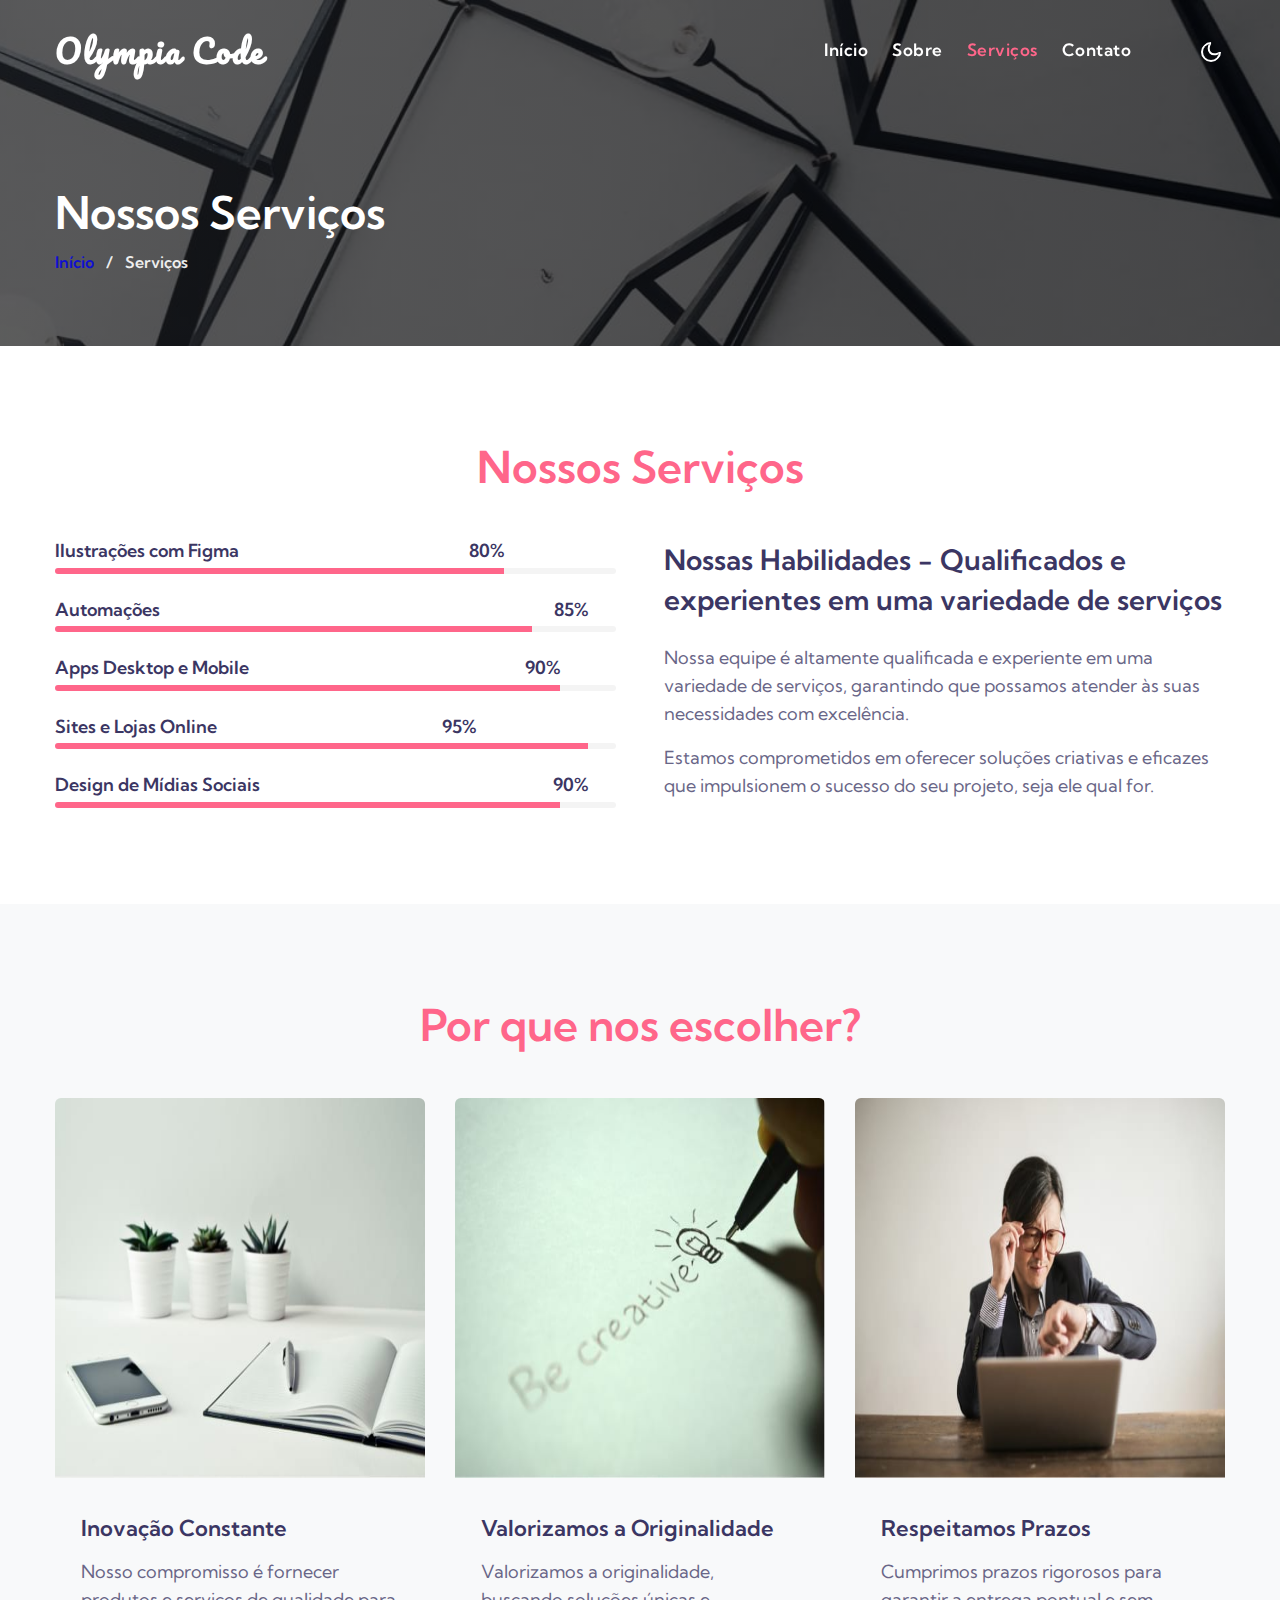
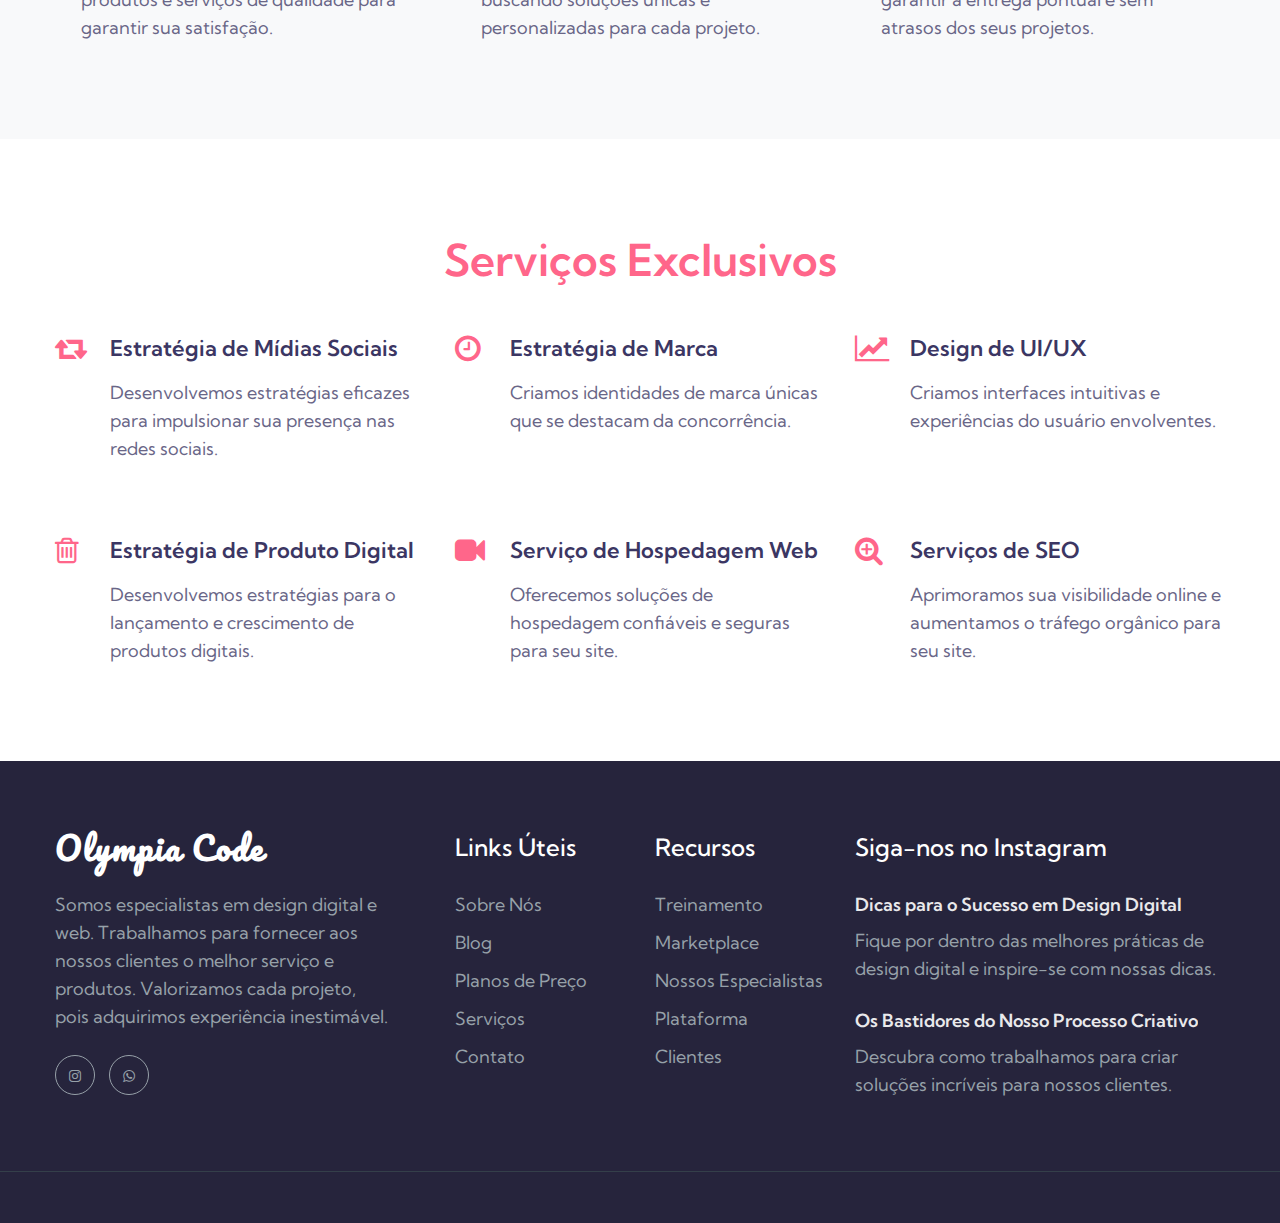
<file: services.html>
<!doctype html>
<html lang="pt-br">

<head>
    <!-- Required meta tags -->
    <meta charset="utf-8">
    <meta name="viewport" content="width=device-width, initial-scale=1, shrink-to-fit=no">

    <title>Services Website Template - Services : Olimpia Code</title>

    <link href="https://fonts.googleapis.com/css2?family=Pacifico&display=swap" rel="stylesheet">
    <link href="https://fonts.googleapis.com/css2?family=Kumbh+Sans:wght@300;400;700&display=swap" rel="stylesheet">

    <!-- Template CSS -->
    <link rel="stylesheet" href="assets/css/style-starter.css">
</head>

<body>
    <!--header-->
    <header id="site-header" class="fixed-top">
        <div class="container">
            <nav class="navbar navbar-expand-lg navbar-dark stroke">
                <h1><a class="navbar-brand" href="index.html">Olympia Code</a></h1>
                <button class="navbar-toggler collapsed bg-gradient" type="button" data-toggle="collapse"
                    data-target="#navbarTogglerDemo02" aria-controls="navbarTogglerDemo02" aria-expanded="false"
                    aria-label="Toggle navigation">
                    <span class="navbar-toggler-icon fa icon-expand fa-bars"></span>
                    <span class="navbar-toggler-icon fa icon-close fa-times"></span>
                </button>

                <div class="collapse navbar-collapse" id="navbarTogglerDemo02">
                    <ul class="navbar-nav ml-auto mr-5">
                        <li class="nav-item @@home__active">
                            <a class="nav-link" href="index.html">Início <span class="sr-only">(current)</span></a>
                        </li>
                        <li class="nav-item @@about__active">
                            <a class="nav-link" href="about.html">Sobre</a>
                        </li>
                        <li class="nav-item active">
                            <a class="nav-link" href="services.html">Serviços</a>
                        </li>
                        <li class="nav-item @@contact__active">
                            <a class="nav-link" href="contact.html">Contato</a>
                        </li>
                        <!-- <nav class="ml-lg-3">
                            <div class="search-bar">
                                <form action="#" method="GET" class="search">
                                    <input type="search" class="search__input" name="search"
                                        placeholder="Pesquise aqui.." onload="equalWidth()" required>
                                    <span class="fa fa-search search__icon"></span>
                                </form>
                            </div>
                        </nav> -->
                    </ul>
                </div>
                <!-- toggle switch for light and dark theme -->

                <div class="mobile-position">
                    <nav class="navigation">
                        <div class="theme-switch-wrapper">
                            <label class="theme-switch" for="checkbox">
                                <input type="checkbox" id="checkbox">
                                <div class="mode-container py-1">
                                    <i class="gg-sun"></i>
                                    <i class="gg-moon"></i>
                                </div>
                            </label>
                        </div>
                    </nav>
                </div>
                <!-- //toggle switch for light and dark theme -->
            </nav>
        </div>
    </header>

    <!--/header-->
    <!-- services breadcrumb -->
    <section class="w3l-about-breadcrumb">
        <div class="breadcrumb-bg breadcrumb-bg-about py-sm-5 pt-5 pb-4">
            <div class="container pt-lg-5 pt-md-3 py-lg-4 pb-md-3">
                <h2 class="title">Nossos Serviços</h2>
                <ul class="breadcrumbs-custom-path mt-2">
                    <li><a href="index.html">Início</a></li>
                    <li class="mx-2">/ </li>
                    <li class="active"> Serviços </li>
                </ul>
            </div>
        </div>
    </section>

    <!-- //services breadcrumb -->
    <section class="w3l-servicesblock w3l-servicesblock1 py-5" id="services">
        <div class="container py-lg-5 py-md-4 py-2">
            <h3 class="title-big text-center mb-5"> Nossos Serviços</h3>
            <div class="row">
                <div class="col-lg-6 align-self pr-lg-4">
                    <div class="progress-info info1">
                        <h6 class="progress-tittle">Ilustrações com Figma <span class="">80%</span></h6>
                        <div class="progress">
                            <div class="progress-bar progress-bar-striped" role="progressbar" style="width: 80%"
                                aria-valuenow="90" aria-valuemin="0" aria-valuemax="100">
                            </div>
                        </div>
                    </div>
                    <div class="progress-info info2">
                        <h6 class="progress-tittle">Automações <span class="">85%</span>
                        </h6>
                        <div class="progress">
                            <div class="progress-bar progress-bar-striped" role="progressbar" style="width: 85%"
                                aria-valuenow="85" aria-valuemin="0" aria-valuemax="100">
                            </div>
                        </div>
                    </div>
                    <div class="progress-info info3">
                        <h6 class="progress-tittle">Apps Desktop e Mobile <span class="">90%</span></h6>
                        <div class="progress">
                            <div class="progress-bar progress-bar-striped" role="progressbar" style="width: 90%"
                                aria-valuenow="90" aria-valuemin="0" aria-valuemax="100">
                            </div>
                        </div>
                    </div>
                    <div class="progress-info info4">
                        <h6 class="progress-tittle">Sites e Lojas Online <span class="">95%</span></h6>
                        <div class="progress">
                            <div class="progress-bar progress-bar-striped" role="progressbar" style="width: 95%"
                                aria-valuenow="95" aria-valuemin="0" aria-valuemax="100">
                            </div>
                        </div>
                    </div>
                    <div class="progress-info info2 mb-0">
                        <h6 class="progress-tittle">Design de Mídias Sociais<span class="">90%</span></h6>
                        <div class="progress">
                            <div class="progress-bar progress-bar-striped" role="progressbar" style="width: 90%"
                                aria-valuenow="90" aria-valuemin="0" aria-valuemax="100">
                            </div>
                        </div>
                    </div>
                </div>
                <div class="col-lg-6 mt-lg-0 mt-5 pl-lg-4">
                    <h3 class="title-left"> Nossas Habilidades - Qualificados e experientes em uma variedade de serviços
                    </h3>
                    <p class="mt-md-4 mt-3">Nossa equipe é altamente qualificada e experiente em uma variedade de
                        serviços, garantindo que possamos atender às suas necessidades com excelência.</p>
                    <p class="mt-3">Estamos comprometidos em oferecer soluções criativas e eficazes que impulsionem o
                        sucesso do seu projeto, seja ele qual for.</p>
                </div>
            </div>
        </div>
    </section>


    <!--  services section -->
    <div class="w3l-servicesblock2" id="why">
        <section id="grids5-block" class="py-5">
            <div class="container py-lg-5 py-md-4 py-2">
                <h3 class="title-big text-center">Por que nos escolher?</h3>
                <div class="row mt-lg-5 mt-4 ">
                    <div class="col-lg-4 col-md-6">
                        <div class="grids5-info">
                            <a href="#service" class="d-block zoom"><img src="assets/images/service1.jpg" alt=""
                                    class="img-fluid service-image" /></a>
                            <div class="blog-info">
                                <h4><a href="#service">Inovação Constante</a></h4>
                                <p class="mt-sm-3 mt-2">Nosso compromisso é fornecer produtos e serviços de qualidade
                                    para garantir sua satisfação.</p>
                            </div>
                        </div>
                    </div>

                    <div class="col-lg-4 col-md-6 mt-md-0 mt-5">
                        <div class="grids5-info">
                            <a href="#service" class="d-block zoom"><img src="assets/images/service2.jpg" alt=""
                                    class="img-fluid service-image" /></a>
                            <div class="blog-info">
                                <h4><a href="#service">Valorizamos a Originalidade</a></h4>
                                <p class="mt-sm-3 mt-2">Valorizamos a originalidade, buscando soluções únicas e
                                    personalizadas para cada projeto.</p>
                            </div>
                        </div>
                    </div>

                    <div class="col-lg-4 col-md-6 mt-md-0 mt-5">
                        <div class="grids5-info">
                            <a href="#service" class="d-block zoom"><img src="assets/images/service3.jpg" alt=""
                                    class="img-fluid service-image" /></a>
                            <div class="blog-info">
                                <h4><a href="#service">Respeitamos Prazos</a></h4>
                                <p class="mt-sm-3 mt-2">Cumprimos prazos rigorosos para garantir a entrega pontual e sem
                                    atrasos dos seus projetos.</p>
                            </div>
                        </div>
                    </div>

                </div>
            </div>
        </section>
    </div>

    <!--  //services section -->
<section class="w3l-servicesblock1 py-5" id="moreservices">
    <div class="container py-lg-5 py-md-4 py-2">
        <h3 class="title-big text-center">Serviços Exclusivos</h3>
        <div class="grids-area-hny main-cont-wthree-fea row mt-lg-5 mt-4 pb-lg-0 pb-2">
            <!-- Serviço 1: Estratégia de Mídias Sociais -->
            <div class="col-lg-4 col-md-6 grids-feature">
                <div class="area-box">
                    <span class="fa fa-retweet mt-0"></span>
                    <div class="area-box-info">
                        <h4><a href="#feature" class="title-head">Estratégia de Mídias Sociais</a></h4>
                        <p class="mt-sm-3 mt-2">Desenvolvemos estratégias eficazes para impulsionar sua presença nas redes sociais.</p>
                    </div>
                </div>
            </div>
            <!-- Serviço 2: Estratégia de Marca -->
            <div class="col-lg-4 col-md-6 grids-feature mt-md-0 mt-5">
                <div class="area-box">
                    <span class="fa fa-clock-o mt-0"></span>
                    <div class="area-box-info">
                        <h4><a href="#feature" class="title-head">Estratégia de Marca</a></h4>
                        <p class="mt-sm-3 mt-2">Criamos identidades de marca únicas que se destacam da concorrência.</p>
                    </div>
                </div>
            </div>
            <!-- Serviço 3: Design de UI/UX -->
            <div class="col-lg-4 col-md-6 grids-feature mt-lg-0 mt-5">
                <div class="area-box">
                    <span class="fa fa-line-chart mt-0"></span>
                    <div class="area-box-info">
                        <h4><a href="#feature" class="title-head">Design de UI/UX</a></h4>
                        <p class="mt-sm-3 mt-2">Criamos interfaces intuitivas e experiências do usuário envolventes.</p>
                    </div>
                </div>
            </div>
            <!-- Serviço 4: Estratégia de Produto Digital -->
            <div class="col-lg-4 col-md-6 grids-feature mt-5 pt-lg-4">
                <div class="area-box">
                    <span class="fa fa-trash-o mt-0"></span>
                    <div class="area-box-info">
                        <h4><a href="#feature" class="title-head">Estratégia de Produto Digital</a></h4>
                        <p class="mt-sm-3 mt-2">Desenvolvemos estratégias para o lançamento e crescimento de produtos digitais.</p>
                    </div>
                </div>
            </div>
            <!-- Serviço 5: Serviço de Hospedagem Web -->
            <div class="col-lg-4 col-md-6 grids-feature mt-5 pt-lg-4">
                <div class="area-box">
                    <span class="fa fa-video-camera mt-0"></span>
                    <div class="area-box-info">
                        <h4><a href="#feature" class="title-head">Serviço de Hospedagem Web</a></h4>
                        <p class="mt-sm-3 mt-2">Oferecemos soluções de hospedagem confiáveis e seguras para seu site.</p>
                    </div>
                </div>
            </div>
            <!-- Serviço 6: Serviços de SEO -->
            <div class="col-lg-4 col-md-6 grids-feature mt-5 pt-lg-4">
                <div class="area-box">
                    <span class="fa fa-search-plus mt-0"></span>
                    <div class="area-box-info">
                        <h4><a href="#feature" class="title-head">Serviços de SEO</a></h4>
                        <p class="mt-sm-3 mt-2">Aprimoramos sua visibilidade online e aumentamos o tráfego orgânico para seu site.</p>
                    </div>
                </div>
            </div>
        </div>
    </div>
</section>

    <!-- footer -->
    <section class="w3l-footer-29-main">
        <div class="footer-29 py-5">
            <div class="container py-lg-4">
                <div class="row footer-top-29">
                    <div class="col-lg-4 col-md-6 col-sm-7 footer-list-29 footer-1 pr-lg-5">
                        <div class="footer-logo mb-4">
                            <a class="navbar-brand" href="index.html">
                                Olympia Code</a>
                        </div>
                        <p>Somos especialistas em design digital e web. Trabalhamos para fornecer aos nossos clientes o
                            melhor serviço e produtos. Valorizamos cada projeto, pois adquirimos experiência
                            inestimável.</p>
                        <div class="main-social-footer-29 mt-4">
                            <!-- <a href="#facebook" class="facebook"><span class="fa fa-facebook"></span></a>
                            <a href="#twitter" class="twitter"><span class="fa fa-twitter"></span></a> -->
                            <a href="https://www.instagram.com/olympiacodetech/" target="_blank" class="instagram"><span class="fa fa-instagram"></span></a>
                            <a href="tel:+55(11) 95437-8787" target="_blank" class="linkedin"><span class="fa fa-whatsapp"></span></a>
                        </div>
                    </div>
                    <div class="col-lg-2 col-md-6 col-sm-5 col-6 footer-list-29 footer-2 mt-sm-0 mt-5">
                        <h6 class="footer-title-29">Links Úteis</h6>
                        <ul>
                            <li><a href="about.html">Sobre Nós</a></li>
                            <li><a href="#blog">Blog</a></li>
                            <li><a href="#pricing">Planos de Preço</a></li>
                            <li><a href="services.html">Serviços</a></li>
                            <li><a href="contact.html">Contato</a></li>
                        </ul>
                    </div>
                    <div class="col-lg-2 col-md-6 col-sm-5 col-6 footer-list-29 footer-3 mt-lg-0 mt-5">
                        <h6 class="footer-title-29">Recursos</h6>
                        <ul>
                            <li><a href="#training">Treinamento</a></li>
                            <li><a href="#marketplace">Marketplace</a></li>
                            <li><a href="#experts">Nossos Especialistas</a></li>
                            <li><a href="#platform">Plataforma</a></li>
                            <li><a href="#customers">Clientes</a></li>
                        </ul>
                    </div>
                    <div class="col-lg-4 col-md-6 col-sm-7 footer-list-29 footer-4 mt-lg-0 mt-5">
                        <h6 class="footer-title-29">Siga-nos no Instagram</h6>
                        <div class="post1">
                            <a href="#url" class="post-title">Dicas para o Sucesso em Design Digital</a>
                            <p>Fique por dentro das melhores práticas de design digital e inspire-se com nossas dicas.
                            </p>
                        </div>
                        <div class="post1 mt-4">
                            <a href="#url" class="post-title">Os Bastidores do Nosso Processo Criativo</a>
                            <p>Descubra como trabalhamos para criar soluções incríveis para nossos clientes.</p>
                        </div>
                    </div>

                </div>
            </div>
        </div>
        <!-- copyright -->
        <section class="w3l-copyright text-center">
            <!-- move top -->
            <button onclick="topFunction()" id="movetop" title="Go to top">
                &#10548;
            </button>
            <script>
                // When the user scrolls down 20px from the top of the document, show the button
                window.onscroll = function () { scrollFunction() };
                function scrollFunction() {
                    if (document.body.scrollTop > 20 || document.documentElement.scrollTop > 20) {
                        document.getElementById("movetop").style.display = "block";
                    } else {
                        document.getElementById("movetop").style.display = "none";
                    }
                }
                // When the user clicks on the button, scroll to the top of the document
                function topFunction() {
                    document.body.scrollTop = 0;
                    document.documentElement.scrollTop = 0;
                }
            </script>
            <!-- /move top -->
        </section>
        <!-- //copyright -->
    </section>
    <!-- //footer -->

    <script src="assets/js/jquery-3.3.1.min.js"></script> <!-- Common jquery plugin -->

    <script src="assets/js/theme-change.js"></script><!-- theme switch js (light and dark)-->

    <script src="assets/js/circles.js"></script>

    <!-- owlcarousel -->
    <script src="assets/js/owl.carousel.js"></script>

    <!-- script for tesimonials carousel slider -->
    <script>
        $(document).ready(function () {
            $("#owl-demo1").owlCarousel({
                loop: true,
                nav: false,
                margin: 50,
                responsiveClass: true,
                responsive: {
                    0: {
                        items: 1,
                        nav: false
                    },
                    992: {
                        items: 2,
                        nav: false
                    }
                }
            })
        })
    </script>
    <!-- //script for tesimonials carousel slider -->

    <!-- faq -->
    <script>
        const items = document.querySelectorAll(".accordion button");

        function toggleAccordion() {
            const itemToggle = this.getAttribute('aria-expanded');

            for (i = 0; i < items.length; i++) {
                items[i].setAttribute('aria-expanded', 'false');
            }

            if (itemToggle == 'false') {
                this.setAttribute('aria-expanded', 'true');
            }
        }

        items.forEach(item => item.addEventListener('click', toggleAccordion));
    </script>
    <!-- //faq -->

    <!--/MENU-JS-->
    <script>
        $(window).on("scroll", function () {
            var scroll = $(window).scrollTop();

            if (scroll >= 80) {
                $("#site-header").addClass("nav-fixed");
            } else {
                $("#site-header").removeClass("nav-fixed");
            }
        });

        //Main navigation Active Class Add Remove
        $(".navbar-toggler").on("click", function () {
            $("header").toggleClass("active");
        });
        $(document).on("ready", function () {
            if ($(window).width() > 991) {
                $("header").removeClass("active");
            }
            $(window).on("resize", function () {
                if ($(window).width() > 991) {
                    $("header").removeClass("active");
                }
            });
        });
    </script>
    <!--//MENU-JS-->

    <!-- disable body scroll which navbar is in active -->
    <script>
        $(function () {
            $('.navbar-toggler').click(function () {
                $('body').toggleClass('noscroll');
            })
        });
    </script>
    <!-- //disable body scroll which navbar is in active -->

    <!--bootstrap-->
    <script src="assets/js/bootstrap.min.js"></script>
    <!-- //bootstrap-->

</body>

</html>
</file>
<file: assets/css/style-starter.css>
@charset "UTF-8";

:root {
  --blue: #007bff;
  --indigo: #6610f2;
  --purple: #6f42c1;
  --pink: #e83e8c;
  --red: #dc3545;
  --orange: #fd7e14;
  --yellow: #ffc107;
  --green: #28a745;
  --teal: #20c997;
  --cyan: #17a2b8;
  --white: #fff;
  --gray: #6c757d;
  --gray-dark: #343a40;
  --primary: #ff668a;
  --secondary: #6c757d;
  --success: #28a745;
  --info: #17a2b8;
  --warning: #ffc107;
  --danger: #dc3545;
  --light: #f8f9fa;
  --dark: #343a40;
  --breakpoint-xs: 0;
  --breakpoint-sm: 576px;
  --breakpoint-md: 768px;
  --breakpoint-lg: 992px;
  --breakpoint-xl: 1200px;
  --font-family-sans-serif: -apple-system, BlinkMacSystemFont, "Segoe UI", Roboto, "Helvetica Neue", Arial, "Noto Sans", sans-serif, "Apple Color Emoji", "Segoe UI Emoji", "Segoe UI Symbol", "Noto Color Emoji";
  --font-family-monospace: SFMono-Regular, Menlo, Monaco, Consolas, "Liberation Mono", "Courier New", monospace;
}

*,
*::before,
*::after {
  box-sizing: border-box;
}

html {
  font-family: sans-serif;
  line-height: 1.15;
  -webkit-text-size-adjust: 100%;
  -webkit-tap-highlight-color: rgba(0, 0, 0, 0);
}

article,
aside,
figcaption,
figure,
footer,
header,
hgroup,
main,
nav,
section {
  display: block;
}

body {
  margin: 0;
  font-family: -apple-system, BlinkMacSystemFont, "Segoe UI", Roboto, "Helvetica Neue", Arial, "Noto Sans", sans-serif, "Apple Color Emoji", "Segoe UI Emoji", "Segoe UI Symbol", "Noto Color Emoji";
  font-size: 1rem;
  font-weight: 400;
  line-height: 1.5;
  color: #212529;
  text-align: left;
  background-color: #fff;
  overflow-x: hidden;
}

[tabindex="-1"]:focus:not(:focus-visible) {
  outline: 0 !important;
}

hr {
  box-sizing: content-box;
  height: 0;
  overflow: visible;
}

h1,
h2,
h3,
h4,
h5,
h6 {
  margin-top: 0;
  margin-bottom: 0.5rem;
}

p {
  margin-top: 0;
  margin-bottom: 1rem;
}

abbr[title],
abbr[data-original-title] {
  text-decoration: underline;
  -webkit-text-decoration: underline dotted;
  text-decoration: underline dotted;
  cursor: help;
  border-bottom: 0;
  -webkit-text-decoration-skip-ink: none;
  text-decoration-skip-ink: none;
}

address {
  margin-bottom: 1rem;
  font-style: normal;
  line-height: inherit;
}

ol,
ul,
dl {
  margin-top: 0;
  margin-bottom: 1rem;
}

ol ol,
ul ul,
ol ul,
ul ol {
  margin-bottom: 0;
}

dt {
  font-weight: 700;
}

dd {
  margin-bottom: .5rem;
  margin-left: 0;
}

blockquote {
  margin: 0 0 1rem;
}

b,
strong {
  font-weight: bolder;
}

small {
  font-size: 80%;
}

sub,
sup {
  position: relative;
  font-size: 75%;
  line-height: 0;
  vertical-align: baseline;
}

sub {
  bottom: -.25em;
}

sup {
  top: -.5em;
}

a {
  text-decoration: none;
  background-color: transparent;
}

a:hover {
  text-decoration: underline;
}

a:not([href]) {
  color: inherit;
  text-decoration: none;
}

a:not([href]):hover {
  color: inherit;
  text-decoration: none;
}

pre,
code,
kbd,
samp {
  font-family: SFMono-Regular, Menlo, Monaco, Consolas, "Liberation Mono", "Courier New", monospace;
  font-size: 1em;
}

pre {
  margin-top: 0;
  margin-bottom: 1rem;
  overflow: auto;
}

figure {
  margin: 0 0 1rem;
}

img {
  vertical-align: middle;
  border-style: none;
}

svg {
  overflow: hidden;
  vertical-align: middle;
}

table {
  border-collapse: collapse;
}

caption {
  padding-top: 0.75rem;
  padding-bottom: 0.75rem;
  color: #6c757d;
  text-align: left;
  caption-side: bottom;
}

th {
  text-align: inherit;
}

label {
  display: inline-block;
  margin-bottom: 0.5rem;
}

button {
  border-radius: 0;
}

button:focus {
  outline: 1px dotted;
  outline: 5px auto -webkit-focus-ring-color;
}

input,
button,
select,
optgroup,
textarea {
  margin: 0;
  font-family: inherit;
  font-size: inherit;
  line-height: inherit;
}

button,
input {
  overflow: visible;
}

button,
select {
  text-transform: none;
}

select {
  word-wrap: normal;
}

button,
[type="button"],
[type="reset"],
[type="submit"] {
  -webkit-appearance: button;
}

button:not(:disabled),
[type="button"]:not(:disabled),
[type="reset"]:not(:disabled),
[type="submit"]:not(:disabled) {
  cursor: pointer;
}

button::-moz-focus-inner,
[type="button"]::-moz-focus-inner,
[type="reset"]::-moz-focus-inner,
[type="submit"]::-moz-focus-inner {
  padding: 0;
  border-style: none;
}

input[type="radio"],
input[type="checkbox"] {
  box-sizing: border-box;
  padding: 0;
}

input[type="date"],
input[type="time"],
input[type="datetime-local"],
input[type="month"] {
  -webkit-appearance: listbox;
}

textarea {
  overflow: auto;
  resize: vertical;
}

fieldset {
  min-width: 0;
  padding: 0;
  margin: 0;
  border: 0;
}

legend {
  display: block;
  width: 100%;
  max-width: 100%;
  padding: 0;
  margin-bottom: .5rem;
  font-size: 1.5rem;
  line-height: inherit;
  color: inherit;
  white-space: normal;
}

@media (max-width: 1200px) {
  legend {
    font-size: calc(1.275rem + 0.3vw);
  }
}

progress {
  vertical-align: baseline;
}

[type="number"]::-webkit-inner-spin-button,
[type="number"]::-webkit-outer-spin-button {
  height: auto;
}

[type="search"] {
  outline-offset: -2px;
  -webkit-appearance: none;
}

[type="search"]::-webkit-search-decoration {
  -webkit-appearance: none;
}

::-webkit-file-upload-button {
  font: inherit;
  -webkit-appearance: button;
}

output {
  display: inline-block;
}

summary {
  display: list-item;
  cursor: pointer;
}

template {
  display: none;
}

[hidden] {
  display: none !important;
}

h1,
h2,
h3,
h4,
h5,
h6,
.h1,
.h2,
.h3,
.h4,
.h5,
.h6 {
  margin-bottom: 0.5rem;
  font-weight: 500;
  line-height: 1.2;
}

h1,
.h1 {
  font-size: 2.5rem;
}

@media (max-width: 1200px) {

  h1,
  .h1 {
    font-size: calc(1.375rem + 1.5vw);
  }
}

h2,
.h2 {
  font-size: 2rem;
}

@media (max-width: 1200px) {

  h2,
  .h2 {
    font-size: calc(1.325rem + 0.9vw);
  }
}

h3,
.h3 {
  font-size: 1.75rem;
}

@media (max-width: 1200px) {

  h3,
  .h3 {
    font-size: calc(1.3rem + 0.6vw);
  }
}

h4,
.h4 {
  font-size: 1.5rem;
}

@media (max-width: 1200px) {

  h4,
  .h4 {
    font-size: calc(1.275rem + 0.3vw);
  }
}

h5,
.h5 {
  font-size: 1.25rem;
}

h6,
.h6 {
  font-size: 1rem;
}

.lead {
  font-size: 1.25rem;
  font-weight: 300;
}

.display-1 {
  font-size: 6rem;
  font-weight: 300;
  line-height: 1.2;
}

@media (max-width: 1200px) {
  .display-1 {
    font-size: calc(1.725rem + 5.7vw);
  }
}

.display-2 {
  font-size: 5.5rem;
  font-weight: 300;
  line-height: 1.2;
}

@media (max-width: 1200px) {
  .display-2 {
    font-size: calc(1.675rem + 5.1vw);
  }
}

.display-3 {
  font-size: 4.5rem;
  font-weight: 300;
  line-height: 1.2;
}

@media (max-width: 1200px) {
  .display-3 {
    font-size: calc(1.575rem + 3.9vw);
  }
}

.display-4 {
  font-size: 3.5rem;
  font-weight: 300;
  line-height: 1.2;
}

@media (max-width: 1200px) {
  .display-4 {
    font-size: calc(1.475rem + 2.7vw);
  }
}

hr {
  margin-top: 1rem;
  margin-bottom: 1rem;
  border: 0;
  border-top: 1px solid rgba(0, 0, 0, 0.1);
}

small,
.small {
  font-size: 80%;
  font-weight: 400;
}

mark,
.mark {
  padding: 0.2em;
  background-color: #fcf8e3;
}

.list-unstyled {
  padding-left: 0;
  list-style: none;
}

.list-inline {
  padding-left: 0;
  list-style: none;
}

.list-inline-item {
  display: inline-block;
}

.list-inline-item:not(:last-child) {
  margin-right: 0.5rem;
}

.initialism {
  font-size: 90%;
  text-transform: uppercase;
}

.blockquote {
  margin-bottom: 1rem;
  font-size: 1.25rem;
}

.blockquote-footer {
  display: block;
  font-size: 80%;
  color: #6c757d;
}

.blockquote-footer::before {
  content: "\2014\00A0";
}

.img-fluid {
  max-width: 100%;
  height: 100%;
  min-height: 380px;
}

.img_sites {
  width: 100%;
  height: 140px;
}

.img_sites_mobile {
  width: 100%;
  height: 150px;
}

.img-thumbnail {
  padding: 0.25rem;
  background-color: #fff;
  border: 1px solid #dee2e6;
  border-radius: 0.25rem;
  max-width: 100%;
  height: auto;
}

.figure {
  display: inline-block;
}

.figure-img {
  margin-bottom: 0.5rem;
  line-height: 1;
}

.figure-caption {
  font-size: 90%;
  color: #6c757d;
}

code {
  font-size: 87.5%;
  color: #e83e8c;
  word-wrap: break-word;
}

a>code {
  color: inherit;
}

kbd {
  padding: 0.2rem 0.4rem;
  font-size: 87.5%;
  color: #fff;
  background-color: #212529;
  border-radius: 0.2rem;
}

kbd kbd {
  padding: 0;
  font-size: 100%;
  font-weight: 700;
}

pre {
  display: block;
  font-size: 87.5%;
  color: #212529;
}

pre code {
  font-size: inherit;
  color: inherit;
  word-break: normal;
}

.pre-scrollable {
  max-height: 340px;
  overflow-y: scroll;
}

.container {
  width: 100%;
  padding-right: 15px;
  padding-left: 15px;
  margin-right: auto;
  margin-left: auto;
}

@media (min-width: 576px) {
  .container {
    max-width: 540px;
  }
}

@media (min-width: 768px) {
  .container {
    max-width: 720px;
  }
}

@media (min-width: 992px) {
  .container {
    max-width: 960px;
  }
}

@media (min-width: 1200px) {
  .container {
    max-width: 1140px;
  }
}

.container-fluid,
.container-sm,
.container-md,
.container-lg,
.container-xl {
  width: 100%;
  padding-right: 15px;
  padding-left: 15px;
  margin-right: auto;
  margin-left: auto;
}

@media (min-width: 576px) {

  .container,
  .container-sm {
    max-width: 540px;
  }
}

@media (min-width: 768px) {

  .container,
  .container-sm,
  .container-md {
    max-width: 720px;
  }
}

@media (min-width: 992px) {

  .container,
  .container-sm,
  .container-md,
  .container-lg {
    max-width: 960px;
  }
}

@media (min-width: 1200px) {

  .container,
  .container-sm,
  .container-md,
  .container-lg,
  .container-xl {
    max-width: 1140px;
  }
}

.row {
  display: flex;
  flex-wrap: wrap;
  margin-right: -15px;
  margin-left: -15px;
}

.no-gutters {
  margin-right: 0;
  margin-left: 0;
}

.no-gutters>.col,
.no-gutters>[class*="col-"] {
  padding-right: 0;
  padding-left: 0;
}

.col-1,
.col-2,
.col-3,
.col-4,
.col-5,
.col-6,
.col-7,
.col-8,
.col-9,
.col-10,
.col-11,
.col-12,
.col,
.col-auto,
.col-sm-1,
.col-sm-2,
.col-sm-3,
.col-sm-4,
.col-sm-5,
.col-sm-6,
.col-sm-7,
.col-sm-8,
.col-sm-9,
.col-sm-10,
.col-sm-11,
.col-sm-12,
.col-sm,
.col-sm-auto,
.col-md-1,
.col-md-2,
.col-md-3,
.col-md-4,
.col-md-5,
.col-md-6,
.col-md-7,
.col-md-8,
.col-md-9,
.col-md-10,
.col-md-11,
.col-md-12,
.col-md,
.col-md-auto,
.col-lg-1,
.col-lg-2,
.col-lg-3,
.col-lg-4,
.col-lg-5,
.col-lg-6,
.col-lg-7,
.col-lg-8,
.col-lg-9,
.col-lg-10,
.col-lg-11,
.col-lg-12,
.col-lg,
.col-lg-auto,
.col-xl-1,
.col-xl-2,
.col-xl-3,
.col-xl-4,
.col-xl-5,
.col-xl-6,
.col-xl-7,
.col-xl-8,
.col-xl-9,
.col-xl-10,
.col-xl-11,
.col-xl-12,
.col-xl,
.col-xl-auto {
  position: relative;
  width: 100%;
  padding-right: 15px;
  padding-left: 15px;
}

.col {
  flex-basis: 0;
  flex-grow: 1;
  max-width: 100%;
}

.row-cols-1>* {
  flex: 0 0 100%;
  max-width: 100%;
}

.row-cols-2>* {
  flex: 0 0 50%;
  max-width: 50%;
}

.row-cols-3>* {
  flex: 0 0 33.33333%;
  max-width: 33.33333%;
}

.row-cols-4>* {
  flex: 0 0 25%;
  max-width: 25%;
}

.row-cols-5>* {
  flex: 0 0 20%;
  max-width: 20%;
}

.row-cols-6>* {
  flex: 0 0 16.66667%;
  max-width: 16.66667%;
}

.col-auto {
  flex: 0 0 auto;
  width: auto;
  max-width: 100%;
}

.col-1 {
  flex: 0 0 8.33333%;
  max-width: 8.33333%;
}

.col-2 {
  flex: 0 0 16.66667%;
  max-width: 16.66667%;
}

.col-3 {
  flex: 0 0 25%;
  max-width: 25%;
}

.col-4 {
  flex: 0 0 33.33333%;
  max-width: 33.33333%;
}

.col-5 {
  flex: 0 0 41.66667%;
  max-width: 41.66667%;
}

.col-6 {
  flex: 0 0 50%;
  max-width: 50%;
}

.col-7 {
  flex: 0 0 58.33333%;
  max-width: 58.33333%;
}

.col-8 {
  flex: 0 0 66.66667%;
  max-width: 66.66667%;
}

.col-9 {
  flex: 0 0 75%;
  max-width: 75%;
}

.col-10 {
  flex: 0 0 83.33333%;
  max-width: 83.33333%;
}

.col-11 {
  flex: 0 0 91.66667%;
  max-width: 91.66667%;
}

.col-12 {
  flex: 0 0 100%;
  max-width: 100%;
}

.order-first {
  order: -1;
}

.order-last {
  order: 13;
}

.order-0 {
  order: 0;
}

.order-1 {
  order: 1;
}

.order-2 {
  order: 2;
}

.order-3 {
  order: 3;
}

.order-4 {
  order: 4;
}

.order-5 {
  order: 5;
}

.order-6 {
  order: 6;
}

.order-7 {
  order: 7;
}

.order-8 {
  order: 8;
}

.order-9 {
  order: 9;
}

.order-10 {
  order: 10;
}

.order-11 {
  order: 11;
}

.order-12 {
  order: 12;
}

.offset-1 {
  margin-left: 8.33333%;
}

.offset-2 {
  margin-left: 16.66667%;
}

.offset-3 {
  margin-left: 25%;
}

.offset-4 {
  margin-left: 33.33333%;
}

.offset-5 {
  margin-left: 41.66667%;
}

.offset-6 {
  margin-left: 50%;
}

.offset-7 {
  margin-left: 58.33333%;
}

.offset-8 {
  margin-left: 66.66667%;
}

.offset-9 {
  margin-left: 75%;
}

.offset-10 {
  margin-left: 83.33333%;
}

.offset-11 {
  margin-left: 91.66667%;
}

@media (min-width: 576px) {
  .col-sm {
    flex-basis: 0;
    flex-grow: 1;
    max-width: 100%;
  }

  .row-cols-sm-1>* {
    flex: 0 0 100%;
    max-width: 100%;
  }

  .row-cols-sm-2>* {
    flex: 0 0 50%;
    max-width: 50%;
  }

  .row-cols-sm-3>* {
    flex: 0 0 33.33333%;
    max-width: 33.33333%;
  }

  .row-cols-sm-4>* {
    flex: 0 0 25%;
    max-width: 25%;
  }

  .row-cols-sm-5>* {
    flex: 0 0 20%;
    max-width: 20%;
  }

  .row-cols-sm-6>* {
    flex: 0 0 16.66667%;
    max-width: 16.66667%;
  }

  .col-sm-auto {
    flex: 0 0 auto;
    width: auto;
    max-width: 100%;
  }

  .col-sm-1 {
    flex: 0 0 8.33333%;
    max-width: 8.33333%;
  }

  .col-sm-2 {
    flex: 0 0 16.66667%;
    max-width: 16.66667%;
  }

  .col-sm-3 {
    flex: 0 0 25%;
    max-width: 25%;
  }

  .col-sm-4 {
    flex: 0 0 33.33333%;
    max-width: 33.33333%;
  }

  .col-sm-5 {
    flex: 0 0 41.66667%;
    max-width: 41.66667%;
  }

  .col-sm-6 {
    flex: 0 0 50%;
    max-width: 50%;
  }

  .col-sm-7 {
    flex: 0 0 58.33333%;
    max-width: 58.33333%;
  }

  .col-sm-8 {
    flex: 0 0 66.66667%;
    max-width: 66.66667%;
  }

  .col-sm-9 {
    flex: 0 0 75%;
    max-width: 75%;
  }

  .col-sm-10 {
    flex: 0 0 83.33333%;
    max-width: 83.33333%;
  }

  .col-sm-11 {
    flex: 0 0 91.66667%;
    max-width: 91.66667%;
  }

  .col-sm-12 {
    flex: 0 0 100%;
    max-width: 100%;
  }

  .order-sm-first {
    order: -1;
  }

  .order-sm-last {
    order: 13;
  }

  .order-sm-0 {
    order: 0;
  }

  .order-sm-1 {
    order: 1;
  }

  .order-sm-2 {
    order: 2;
  }

  .order-sm-3 {
    order: 3;
  }

  .order-sm-4 {
    order: 4;
  }

  .order-sm-5 {
    order: 5;
  }

  .order-sm-6 {
    order: 6;
  }

  .order-sm-7 {
    order: 7;
  }

  .order-sm-8 {
    order: 8;
  }

  .order-sm-9 {
    order: 9;
  }

  .order-sm-10 {
    order: 10;
  }

  .order-sm-11 {
    order: 11;
  }

  .order-sm-12 {
    order: 12;
  }

  .offset-sm-0 {
    margin-left: 0;
  }

  .offset-sm-1 {
    margin-left: 8.33333%;
  }

  .offset-sm-2 {
    margin-left: 16.66667%;
  }

  .offset-sm-3 {
    margin-left: 25%;
  }

  .offset-sm-4 {
    margin-left: 33.33333%;
  }

  .offset-sm-5 {
    margin-left: 41.66667%;
  }

  .offset-sm-6 {
    margin-left: 50%;
  }

  .offset-sm-7 {
    margin-left: 58.33333%;
  }

  .offset-sm-8 {
    margin-left: 66.66667%;
  }

  .offset-sm-9 {
    margin-left: 75%;
  }

  .offset-sm-10 {
    margin-left: 83.33333%;
  }

  .offset-sm-11 {
    margin-left: 91.66667%;
  }
}

@media (min-width: 768px) {
  .col-md {
    flex-basis: 0;
    flex-grow: 1;
    max-width: 100%;
  }

  .row-cols-md-1>* {
    flex: 0 0 100%;
    max-width: 100%;
  }

  .row-cols-md-2>* {
    flex: 0 0 50%;
    max-width: 50%;
  }

  .row-cols-md-3>* {
    flex: 0 0 33.33333%;
    max-width: 33.33333%;
  }

  .row-cols-md-4>* {
    flex: 0 0 25%;
    max-width: 25%;
  }

  .row-cols-md-5>* {
    flex: 0 0 20%;
    max-width: 20%;
  }

  .row-cols-md-6>* {
    flex: 0 0 16.66667%;
    max-width: 16.66667%;
  }

  .col-md-auto {
    flex: 0 0 auto;
    width: auto;
    max-width: 100%;
  }

  .col-md-1 {
    flex: 0 0 8.33333%;
    max-width: 8.33333%;
  }

  .col-md-2 {
    flex: 0 0 16.66667%;
    max-width: 16.66667%;
  }

  .col-md-3 {
    flex: 0 0 25%;
    max-width: 25%;
  }

  .col-md-4 {
    flex: 0 0 33.33333%;
    max-width: 33.33333%;
  }

  .col-md-5 {
    flex: 0 0 41.66667%;
    max-width: 41.66667%;
  }

  .col-md-6 {
    flex: 0 0 50%;
    max-width: 50%;
  }

  .col-md-7 {
    flex: 0 0 58.33333%;
    max-width: 58.33333%;
  }

  .col-md-8 {
    flex: 0 0 66.66667%;
    max-width: 66.66667%;
  }

  .col-md-9 {
    flex: 0 0 75%;
    max-width: 75%;
  }

  .col-md-10 {
    flex: 0 0 83.33333%;
    max-width: 83.33333%;
  }

  .col-md-11 {
    flex: 0 0 91.66667%;
    max-width: 91.66667%;
  }

  .col-md-12 {
    flex: 0 0 100%;
    max-width: 100%;
  }

  .order-md-first {
    order: -1;
  }

  .order-md-last {
    order: 13;
  }

  .order-md-0 {
    order: 0;
  }

  .order-md-1 {
    order: 1;
  }

  .order-md-2 {
    order: 2;
  }

  .order-md-3 {
    order: 3;
  }

  .order-md-4 {
    order: 4;
  }

  .order-md-5 {
    order: 5;
  }

  .order-md-6 {
    order: 6;
  }

  .order-md-7 {
    order: 7;
  }

  .order-md-8 {
    order: 8;
  }

  .order-md-9 {
    order: 9;
  }

  .order-md-10 {
    order: 10;
  }

  .order-md-11 {
    order: 11;
  }

  .order-md-12 {
    order: 12;
  }

  .offset-md-0 {
    margin-left: 0;
  }

  .offset-md-1 {
    margin-left: 8.33333%;
  }

  .offset-md-2 {
    margin-left: 16.66667%;
  }

  .offset-md-3 {
    margin-left: 25%;
  }

  .offset-md-4 {
    margin-left: 33.33333%;
  }

  .offset-md-5 {
    margin-left: 41.66667%;
  }

  .offset-md-6 {
    margin-left: 50%;
  }

  .offset-md-7 {
    margin-left: 58.33333%;
  }

  .offset-md-8 {
    margin-left: 66.66667%;
  }

  .offset-md-9 {
    margin-left: 75%;
  }

  .offset-md-10 {
    margin-left: 83.33333%;
  }

  .offset-md-11 {
    margin-left: 91.66667%;
  }
}

@media (min-width: 992px) {
  .col-lg {
    flex-basis: 0;
    flex-grow: 1;
    max-width: 100%;
  }

  .row-cols-lg-1>* {
    flex: 0 0 100%;
    max-width: 100%;
  }

  .row-cols-lg-2>* {
    flex: 0 0 50%;
    max-width: 50%;
  }

  .row-cols-lg-3>* {
    flex: 0 0 33.33333%;
    max-width: 33.33333%;
  }

  .row-cols-lg-4>* {
    flex: 0 0 25%;
    max-width: 25%;
  }

  .row-cols-lg-5>* {
    flex: 0 0 20%;
    max-width: 20%;
  }

  .row-cols-lg-6>* {
    flex: 0 0 16.66667%;
    max-width: 16.66667%;
  }

  .col-lg-auto {
    flex: 0 0 auto;
    width: auto;
    max-width: 100%;
  }

  .col-lg-1 {
    flex: 0 0 8.33333%;
    max-width: 8.33333%;
  }

  .col-lg-2 {
    flex: 0 0 16.66667%;
    max-width: 16.66667%;
  }

  .col-lg-3 {
    flex: 0 0 25%;
    max-width: 25%;
  }

  .col-lg-4 {
    flex: 0 0 33.33333%;
    max-width: 33.33333%;
  }

  .col-lg-5 {
    flex: 0 0 41.66667%;
    max-width: 41.66667%;
  }

  .col-lg-6 {
    flex: 0 0 50%;
    max-width: 50%;
  }

  .col-lg-7 {
    flex: 0 0 58.33333%;
    max-width: 58.33333%;
  }

  .col-lg-8 {
    flex: 0 0 66.66667%;
    max-width: 66.66667%;
  }

  .col-lg-9 {
    flex: 0 0 75%;
    max-width: 75%;
  }

  .col-lg-10 {
    flex: 0 0 83.33333%;
    max-width: 83.33333%;
  }

  .col-lg-11 {
    flex: 0 0 91.66667%;
    max-width: 91.66667%;
  }

  .col-lg-12 {
    flex: 0 0 100%;
    max-width: 100%;
  }

  .order-lg-first {
    order: -1;
  }

  .order-lg-last {
    order: 13;
  }

  .order-lg-0 {
    order: 0;
  }

  .order-lg-1 {
    order: 1;
  }

  .order-lg-2 {
    order: 2;
  }

  .order-lg-3 {
    order: 3;
  }

  .order-lg-4 {
    order: 4;
  }

  .order-lg-5 {
    order: 5;
  }

  .order-lg-6 {
    order: 6;
  }

  .order-lg-7 {
    order: 7;
  }

  .order-lg-8 {
    order: 8;
  }

  .order-lg-9 {
    order: 9;
  }

  .order-lg-10 {
    order: 10;
  }

  .order-lg-11 {
    order: 11;
  }

  .order-lg-12 {
    order: 12;
  }

  .offset-lg-0 {
    margin-left: 0;
  }

  .offset-lg-1 {
    margin-left: 8.33333%;
  }

  .offset-lg-2 {
    margin-left: 16.66667%;
  }

  .offset-lg-3 {
    margin-left: 25%;
  }

  .offset-lg-4 {
    margin-left: 33.33333%;
  }

  .offset-lg-5 {
    margin-left: 41.66667%;
  }

  .offset-lg-6 {
    margin-left: 50%;
  }

  .offset-lg-7 {
    margin-left: 58.33333%;
  }

  .offset-lg-8 {
    margin-left: 66.66667%;
  }

  .offset-lg-9 {
    margin-left: 75%;
  }

  .offset-lg-10 {
    margin-left: 83.33333%;
  }

  .offset-lg-11 {
    margin-left: 91.66667%;
  }
}

@media (min-width: 1200px) {
  .col-xl {
    flex-basis: 0;
    flex-grow: 1;
    max-width: 100%;
  }

  .row-cols-xl-1>* {
    flex: 0 0 100%;
    max-width: 100%;
  }

  .row-cols-xl-2>* {
    flex: 0 0 50%;
    max-width: 50%;
  }

  .row-cols-xl-3>* {
    flex: 0 0 33.33333%;
    max-width: 33.33333%;
  }

  .row-cols-xl-4>* {
    flex: 0 0 25%;
    max-width: 25%;
  }

  .row-cols-xl-5>* {
    flex: 0 0 20%;
    max-width: 20%;
  }

  .row-cols-xl-6>* {
    flex: 0 0 16.66667%;
    max-width: 16.66667%;
  }

  .col-xl-auto {
    flex: 0 0 auto;
    width: auto;
    max-width: 100%;
  }

  .col-xl-1 {
    flex: 0 0 8.33333%;
    max-width: 8.33333%;
  }

  .col-xl-2 {
    flex: 0 0 16.66667%;
    max-width: 16.66667%;
  }

  .col-xl-3 {
    flex: 0 0 25%;
    max-width: 25%;
  }

  .col-xl-4 {
    flex: 0 0 33.33333%;
    max-width: 33.33333%;
  }

  .col-xl-5 {
    flex: 0 0 41.66667%;
    max-width: 41.66667%;
  }

  .col-xl-6 {
    flex: 0 0 50%;
    max-width: 50%;
  }

  .col-xl-7 {
    flex: 0 0 58.33333%;
    max-width: 58.33333%;
  }

  .col-xl-8 {
    flex: 0 0 66.66667%;
    max-width: 66.66667%;
  }

  .col-xl-9 {
    flex: 0 0 75%;
    max-width: 75%;
  }

  .col-xl-10 {
    flex: 0 0 83.33333%;
    max-width: 83.33333%;
  }

  .col-xl-11 {
    flex: 0 0 91.66667%;
    max-width: 91.66667%;
  }

  .col-xl-12 {
    flex: 0 0 100%;
    max-width: 100%;
  }

  .order-xl-first {
    order: -1;
  }

  .order-xl-last {
    order: 13;
  }

  .order-xl-0 {
    order: 0;
  }

  .order-xl-1 {
    order: 1;
  }

  .order-xl-2 {
    order: 2;
  }

  .order-xl-3 {
    order: 3;
  }

  .order-xl-4 {
    order: 4;
  }

  .order-xl-5 {
    order: 5;
  }

  .order-xl-6 {
    order: 6;
  }

  .order-xl-7 {
    order: 7;
  }

  .order-xl-8 {
    order: 8;
  }

  .order-xl-9 {
    order: 9;
  }

  .order-xl-10 {
    order: 10;
  }

  .order-xl-11 {
    order: 11;
  }

  .order-xl-12 {
    order: 12;
  }

  .offset-xl-0 {
    margin-left: 0;
  }

  .offset-xl-1 {
    margin-left: 8.33333%;
  }

  .offset-xl-2 {
    margin-left: 16.66667%;
  }

  .offset-xl-3 {
    margin-left: 25%;
  }

  .offset-xl-4 {
    margin-left: 33.33333%;
  }

  .offset-xl-5 {
    margin-left: 41.66667%;
  }

  .offset-xl-6 {
    margin-left: 50%;
  }

  .offset-xl-7 {
    margin-left: 58.33333%;
  }

  .offset-xl-8 {
    margin-left: 66.66667%;
  }

  .offset-xl-9 {
    margin-left: 75%;
  }

  .offset-xl-10 {
    margin-left: 83.33333%;
  }

  .offset-xl-11 {
    margin-left: 91.66667%;
  }
}

.table {
  width: 100%;
  margin-bottom: 1rem;
  color: #212529;
}

.table th,
.table td {
  padding: 0.75rem;
  vertical-align: top;
  border-top: 1px solid #dee2e6;
}

.table thead th {
  vertical-align: bottom;
  border-bottom: 2px solid #dee2e6;
}

.table tbody+tbody {
  border-top: 2px solid #dee2e6;
}

.table-sm th,
.table-sm td {
  padding: 0.3rem;
}

.table-bordered {
  border: 1px solid #dee2e6;
}

.table-bordered th,
.table-bordered td {
  border: 1px solid #dee2e6;
}

.table-bordered thead th,
.table-bordered thead td {
  border-bottom-width: 2px;
}

.table-borderless th,
.table-borderless td,
.table-borderless thead th,
.table-borderless tbody+tbody {
  border: 0;
}

.table-striped tbody tr:nth-of-type(odd) {
  background-color: rgba(0, 0, 0, 0.05);
}

.table-hover tbody tr:hover {
  color: #212529;
  background-color: rgba(0, 0, 0, 0.075);
}

.table-primary,
.table-primary>th,
.table-primary>td {
  background-color: #ffd4de;
}

.table-primary th,
.table-primary td,
.table-primary thead th,
.table-primary tbody+tbody {
  border-color: #ffafc2;
}

.table-hover .table-primary:hover {
  background-color: #ffbbca;
}

.table-hover .table-primary:hover>td,
.table-hover .table-primary:hover>th {
  background-color: #ffbbca;
}

.table-secondary,
.table-secondary>th,
.table-secondary>td {
  background-color: #d6d8db;
}

.table-secondary th,
.table-secondary td,
.table-secondary thead th,
.table-secondary tbody+tbody {
  border-color: #b3b7bb;
}

.table-hover .table-secondary:hover {
  background-color: #c8cbcf;
}

.table-hover .table-secondary:hover>td,
.table-hover .table-secondary:hover>th {
  background-color: #c8cbcf;
}

.table-success,
.table-success>th,
.table-success>td {
  background-color: #c3e6cb;
}

.table-success th,
.table-success td,
.table-success thead th,
.table-success tbody+tbody {
  border-color: #8fd19e;
}

.table-hover .table-success:hover {
  background-color: #b1dfbb;
}

.table-hover .table-success:hover>td,
.table-hover .table-success:hover>th {
  background-color: #b1dfbb;
}

.table-info,
.table-info>th,
.table-info>td {
  background-color: #bee5eb;
}

.table-info th,
.table-info td,
.table-info thead th,
.table-info tbody+tbody {
  border-color: #86cfda;
}

.table-hover .table-info:hover {
  background-color: #abdde5;
}

.table-hover .table-info:hover>td,
.table-hover .table-info:hover>th {
  background-color: #abdde5;
}

.table-warning,
.table-warning>th,
.table-warning>td {
  background-color: #ffeeba;
}

.table-warning th,
.table-warning td,
.table-warning thead th,
.table-warning tbody+tbody {
  border-color: #ffdf7e;
}

.table-hover .table-warning:hover {
  background-color: #ffe8a1;
}

.table-hover .table-warning:hover>td,
.table-hover .table-warning:hover>th {
  background-color: #ffe8a1;
}

.table-danger,
.table-danger>th,
.table-danger>td {
  background-color: #f5c6cb;
}

.table-danger th,
.table-danger td,
.table-danger thead th,
.table-danger tbody+tbody {
  border-color: #ed969e;
}

.table-hover .table-danger:hover {
  background-color: #f1b0b7;
}

.table-hover .table-danger:hover>td,
.table-hover .table-danger:hover>th {
  background-color: #f1b0b7;
}

.table-light,
.table-light>th,
.table-light>td {
  background-color: #fdfdfe;
}

.table-light th,
.table-light td,
.table-light thead th,
.table-light tbody+tbody {
  border-color: #fbfcfc;
}

.table-hover .table-light:hover {
  background-color: #ececf6;
}

.table-hover .table-light:hover>td,
.table-hover .table-light:hover>th {
  background-color: #ececf6;
}

.table-dark,
.table-dark>th,
.table-dark>td {
  background-color: #c6c8ca;
}

.table-dark th,
.table-dark td,
.table-dark thead th,
.table-dark tbody+tbody {
  border-color: #95999c;
}

.table-hover .table-dark:hover {
  background-color: #b9bbbe;
}

.table-hover .table-dark:hover>td,
.table-hover .table-dark:hover>th {
  background-color: #b9bbbe;
}

.table-active,
.table-active>th,
.table-active>td {
  background-color: rgba(0, 0, 0, 0.075);
}

.table-hover .table-active:hover {
  background-color: rgba(0, 0, 0, 0.075);
}

.table-hover .table-active:hover>td,
.table-hover .table-active:hover>th {
  background-color: rgba(0, 0, 0, 0.075);
}

.table .thead-dark th {
  color: #fff;
  background-color: #343a40;
  border-color: #454d55;
}

.table .thead-light th {
  color: #495057;
  background-color: #e9ecef;
  border-color: #dee2e6;
}

.table-dark {
  color: #fff;
  background-color: #343a40;
}

.table-dark th,
.table-dark td,
.table-dark thead th {
  border-color: #454d55;
}

.table-dark.table-bordered {
  border: 0;
}

.table-dark.table-striped tbody tr:nth-of-type(odd) {
  background-color: rgba(255, 255, 255, 0.05);
}

.table-dark.table-hover tbody tr:hover {
  color: #fff;
  background-color: rgba(255, 255, 255, 0.075);
}

@media (max-width: 575.98px) {
  .table-responsive-sm {
    display: block;
    width: 100%;
    overflow-x: auto;
    -webkit-overflow-scrolling: touch;
  }

  .table-responsive-sm>.table-bordered {
    border: 0;
  }
}

@media (max-width: 767.98px) {
  .table-responsive-md {
    display: block;
    width: 100%;
    overflow-x: auto;
    -webkit-overflow-scrolling: touch;
  }

  .table-responsive-md>.table-bordered {
    border: 0;
  }
}

@media (max-width: 991.98px) {
  .table-responsive-lg {
    display: block;
    width: 100%;
    overflow-x: auto;
    -webkit-overflow-scrolling: touch;
  }

  .table-responsive-lg>.table-bordered {
    border: 0;
  }
}

@media (max-width: 1199.98px) {
  .table-responsive-xl {
    display: block;
    width: 100%;
    overflow-x: auto;
    -webkit-overflow-scrolling: touch;
  }

  .table-responsive-xl>.table-bordered {
    border: 0;
  }
}

.table-responsive {
  display: block;
  width: 100%;
  overflow-x: auto;
  -webkit-overflow-scrolling: touch;
}

.table-responsive>.table-bordered {
  border: 0;
}

.form-control {
  display: block;
  width: 100%;
  height: calc(1.5em + 0.75rem + 2px);
  padding: 0.375rem 0.75rem;
  font-size: 1rem;
  font-weight: 400;
  line-height: 1.5;
  color: #495057;
  background-color: #fff;
  background-clip: padding-box;
  border: 1px solid #ced4da;
  border-radius: 0.25rem;
  transition: border-color 0.15s ease-in-out, box-shadow 0.15s ease-in-out;
}

@media (prefers-reduced-motion: reduce) {
  .form-control {
    transition: none;
  }
}

.form-control::-ms-expand {
  background-color: transparent;
  border: 0;
}

.form-control:-moz-focusring {
  color: transparent;
  text-shadow: 0 0 0 #495057;
}

.form-control:focus {
  color: #495057;
  background-color: #fff;
  border-color: #ffe6ec;
  outline: 0;
  box-shadow: 0 0 0 0.2rem rgba(255, 102, 138, 0.25);
}

.form-control::-webkit-input-placeholder {
  color: #6c757d;
  opacity: 1;
}

.form-control::-moz-placeholder {
  color: #6c757d;
  opacity: 1;
}

.form-control:-ms-input-placeholder {
  color: #6c757d;
  opacity: 1;
}

.form-control::-ms-input-placeholder {
  color: #6c757d;
  opacity: 1;
}

.form-control::placeholder {
  color: #6c757d;
  opacity: 1;
}

.form-control:disabled,
.form-control[readonly] {
  background-color: #e9ecef;
  opacity: 1;
}

select.form-control:focus::-ms-value {
  color: #495057;
  background-color: #fff;
}

.form-control-file,
.form-control-range {
  display: block;
  width: 100%;
}

.col-form-label {
  padding-top: calc(0.375rem + 1px);
  padding-bottom: calc(0.375rem + 1px);
  margin-bottom: 0;
  font-size: inherit;
  line-height: 1.5;
}

.col-form-label-lg {
  padding-top: calc(0.5rem + 1px);
  padding-bottom: calc(0.5rem + 1px);
  font-size: 1.25rem;
  line-height: 1.5;
}

.col-form-label-sm {
  padding-top: calc(0.25rem + 1px);
  padding-bottom: calc(0.25rem + 1px);
  font-size: 0.875rem;
  line-height: 1.5;
}

.form-control-plaintext {
  display: block;
  width: 100%;
  padding: 0.375rem 0;
  margin-bottom: 0;
  font-size: 1rem;
  line-height: 1.5;
  color: #212529;
  background-color: transparent;
  border: solid transparent;
  border-width: 1px 0;
}

.form-control-plaintext.form-control-sm,
.form-control-plaintext.form-control-lg {
  padding-right: 0;
  padding-left: 0;
}

.form-control-sm {
  height: calc(1.5em + 0.5rem + 2px);
  padding: 0.25rem 0.5rem;
  font-size: 0.875rem;
  line-height: 1.5;
  border-radius: 0.2rem;
}

.form-control-lg {
  height: calc(1.5em + 1rem + 2px);
  padding: 0.5rem 1rem;
  font-size: 1.25rem;
  line-height: 1.5;
  border-radius: 0.3rem;
}

select.form-control[size],
select.form-control[multiple] {
  height: auto;
}

textarea.form-control {
  height: auto;
}

.form-group {
  margin-bottom: 1rem;
}

.form-text {
  display: block;
  margin-top: 0.25rem;
}

.form-row {
  display: flex;
  flex-wrap: wrap;
  margin-right: -5px;
  margin-left: -5px;
}

.form-row>.col,
.form-row>[class*="col-"] {
  padding-right: 5px;
  padding-left: 5px;
}

.form-check {
  position: relative;
  display: block;
  padding-left: 1.25rem;
}

.form-check-input {
  position: absolute;
  margin-top: 0.3rem;
  margin-left: -1.25rem;
}

.form-check-input[disabled]~.form-check-label,
.form-check-input:disabled~.form-check-label {
  color: #6c757d;
}

.form-check-label {
  margin-bottom: 0;
}

.form-check-inline {
  display: inline-flex;
  align-items: center;
  padding-left: 0;
  margin-right: 0.75rem;
}

.form-check-inline .form-check-input {
  position: static;
  margin-top: 0;
  margin-right: 0.3125rem;
  margin-left: 0;
}

.valid-feedback {
  display: none;
  width: 100%;
  margin-top: 0.25rem;
  font-size: 80%;
  color: #28a745;
}

.valid-tooltip {
  position: absolute;
  top: 100%;
  z-index: 5;
  display: none;
  max-width: 100%;
  padding: 0.25rem 0.5rem;
  margin-top: .1rem;
  font-size: 0.875rem;
  line-height: 1.5;
  color: #fff;
  background-color: rgba(40, 167, 69, 0.9);
  border-radius: 0.25rem;
}

.was-validated :valid~.valid-feedback,
.was-validated :valid~.valid-tooltip,
.is-valid~.valid-feedback,
.is-valid~.valid-tooltip {
  display: block;
}

.was-validated .form-control:valid,
.form-control.is-valid {
  border-color: #28a745;
  padding-right: calc(1.5em + 0.75rem);
  background-image: url("data:image/svg+xml,%3csvg xmlns='http://www.w3.org/2000/svg' width='8' height='8' viewBox='0 0 8 8'%3e%3cpath fill='%2328a745' d='M2.3 6.73L.6 4.53c-.4-1.04.46-1.4 1.1-.8l1.1 1.4 3.4-3.8c.6-.63 1.6-.27 1.2.7l-4 4.6c-.43.5-.8.4-1.1.1z'/%3e%3c/svg%3e");
  background-repeat: no-repeat;
  background-position: right calc(0.375em + 0.1875rem) center;
  background-size: calc(0.75em + 0.375rem) calc(0.75em + 0.375rem);
}

.was-validated .form-control:valid:focus,
.form-control.is-valid:focus {
  border-color: #28a745;
  box-shadow: 0 0 0 0.2rem rgba(40, 167, 69, 0.25);
}

.was-validated textarea.form-control:valid,
textarea.form-control.is-valid {
  padding-right: calc(1.5em + 0.75rem);
  background-position: top calc(0.375em + 0.1875rem) right calc(0.375em + 0.1875rem);
}

.was-validated .custom-select:valid,
.custom-select.is-valid {
  border-color: #28a745;
  padding-right: calc(0.75em + 2.3125rem);
  background: url("data:image/svg+xml,%3csvg xmlns='http://www.w3.org/2000/svg' width='4' height='5' viewBox='0 0 4 5'%3e%3cpath fill='%23343a40' d='M2 0L0 2h4zm0 5L0 3h4z'/%3e%3c/svg%3e") no-repeat right 0.75rem center/8px 10px, url("data:image/svg+xml,%3csvg xmlns='http://www.w3.org/2000/svg' width='8' height='8' viewBox='0 0 8 8'%3e%3cpath fill='%2328a745' d='M2.3 6.73L.6 4.53c-.4-1.04.46-1.4 1.1-.8l1.1 1.4 3.4-3.8c.6-.63 1.6-.27 1.2.7l-4 4.6c-.43.5-.8.4-1.1.1z'/%3e%3c/svg%3e") #fff no-repeat center right 1.75rem/calc(0.75em + 0.375rem) calc(0.75em + 0.375rem);
}

.was-validated .custom-select:valid:focus,
.custom-select.is-valid:focus {
  border-color: #28a745;
  box-shadow: 0 0 0 0.2rem rgba(40, 167, 69, 0.25);
}

.was-validated .form-check-input:valid~.form-check-label,
.form-check-input.is-valid~.form-check-label {
  color: #28a745;
}

.was-validated .form-check-input:valid~.valid-feedback,
.was-validated .form-check-input:valid~.valid-tooltip,
.form-check-input.is-valid~.valid-feedback,
.form-check-input.is-valid~.valid-tooltip {
  display: block;
}

.was-validated .custom-control-input:valid~.custom-control-label,
.custom-control-input.is-valid~.custom-control-label {
  color: #28a745;
}

.was-validated .custom-control-input:valid~.custom-control-label::before,
.custom-control-input.is-valid~.custom-control-label::before {
  border-color: #28a745;
}

.was-validated .custom-control-input:valid:checked~.custom-control-label::before,
.custom-control-input.is-valid:checked~.custom-control-label::before {
  border-color: #34ce57;
  background-color: #34ce57;
}

.was-validated .custom-control-input:valid:focus~.custom-control-label::before,
.custom-control-input.is-valid:focus~.custom-control-label::before {
  box-shadow: 0 0 0 0.2rem rgba(40, 167, 69, 0.25);
}

.was-validated .custom-control-input:valid:focus:not(:checked)~.custom-control-label::before,
.custom-control-input.is-valid:focus:not(:checked)~.custom-control-label::before {
  border-color: #28a745;
}

.was-validated .custom-file-input:valid~.custom-file-label,
.custom-file-input.is-valid~.custom-file-label {
  border-color: #28a745;
}

.was-validated .custom-file-input:valid:focus~.custom-file-label,
.custom-file-input.is-valid:focus~.custom-file-label {
  border-color: #28a745;
  box-shadow: 0 0 0 0.2rem rgba(40, 167, 69, 0.25);
}

.invalid-feedback {
  display: none;
  width: 100%;
  margin-top: 0.25rem;
  font-size: 80%;
  color: #dc3545;
}

.invalid-tooltip {
  position: absolute;
  top: 100%;
  z-index: 5;
  display: none;
  max-width: 100%;
  padding: 0.25rem 0.5rem;
  margin-top: .1rem;
  font-size: 0.875rem;
  line-height: 1.5;
  color: #fff;
  background-color: rgba(220, 53, 69, 0.9);
  border-radius: 0.25rem;
}

.was-validated :invalid~.invalid-feedback,
.was-validated :invalid~.invalid-tooltip,
.is-invalid~.invalid-feedback,
.is-invalid~.invalid-tooltip {
  display: block;
}

.was-validated .form-control:invalid,
.form-control.is-invalid {
  border-color: #dc3545;
  padding-right: calc(1.5em + 0.75rem);
  background-image: url("data:image/svg+xml,%3csvg xmlns='http://www.w3.org/2000/svg' width='12' height='12' fill='none' stroke='%23dc3545' viewBox='0 0 12 12'%3e%3ccircle cx='6' cy='6' r='4.5'/%3e%3cpath stroke-linejoin='round' d='M5.8 3.6h.4L6 6.5z'/%3e%3ccircle cx='6' cy='8.2' r='.6' fill='%23dc3545' stroke='none'/%3e%3c/svg%3e");
  background-repeat: no-repeat;
  background-position: right calc(0.375em + 0.1875rem) center;
  background-size: calc(0.75em + 0.375rem) calc(0.75em + 0.375rem);
}

.was-validated .form-control:invalid:focus,
.form-control.is-invalid:focus {
  border-color: #dc3545;
  box-shadow: 0 0 0 0.2rem rgba(220, 53, 69, 0.25);
}

.was-validated textarea.form-control:invalid,
textarea.form-control.is-invalid {
  padding-right: calc(1.5em + 0.75rem);
  background-position: top calc(0.375em + 0.1875rem) right calc(0.375em + 0.1875rem);
}

.was-validated .custom-select:invalid,
.custom-select.is-invalid {
  border-color: #dc3545;
  padding-right: calc(0.75em + 2.3125rem);
  background: url("data:image/svg+xml,%3csvg xmlns='http://www.w3.org/2000/svg' width='4' height='5' viewBox='0 0 4 5'%3e%3cpath fill='%23343a40' d='M2 0L0 2h4zm0 5L0 3h4z'/%3e%3c/svg%3e") no-repeat right 0.75rem center/8px 10px, url("data:image/svg+xml,%3csvg xmlns='http://www.w3.org/2000/svg' width='12' height='12' fill='none' stroke='%23dc3545' viewBox='0 0 12 12'%3e%3ccircle cx='6' cy='6' r='4.5'/%3e%3cpath stroke-linejoin='round' d='M5.8 3.6h.4L6 6.5z'/%3e%3ccircle cx='6' cy='8.2' r='.6' fill='%23dc3545' stroke='none'/%3e%3c/svg%3e") #fff no-repeat center right 1.75rem/calc(0.75em + 0.375rem) calc(0.75em + 0.375rem);
}

.was-validated .custom-select:invalid:focus,
.custom-select.is-invalid:focus {
  border-color: #dc3545;
  box-shadow: 0 0 0 0.2rem rgba(220, 53, 69, 0.25);
}

.was-validated .form-check-input:invalid~.form-check-label,
.form-check-input.is-invalid~.form-check-label {
  color: #dc3545;
}

.was-validated .form-check-input:invalid~.invalid-feedback,
.was-validated .form-check-input:invalid~.invalid-tooltip,
.form-check-input.is-invalid~.invalid-feedback,
.form-check-input.is-invalid~.invalid-tooltip {
  display: block;
}

.was-validated .custom-control-input:invalid~.custom-control-label,
.custom-control-input.is-invalid~.custom-control-label {
  color: #dc3545;
}

.was-validated .custom-control-input:invalid~.custom-control-label::before,
.custom-control-input.is-invalid~.custom-control-label::before {
  border-color: #dc3545;
}

.was-validated .custom-control-input:invalid:checked~.custom-control-label::before,
.custom-control-input.is-invalid:checked~.custom-control-label::before {
  border-color: #e4606d;
  background-color: #e4606d;
}

.was-validated .custom-control-input:invalid:focus~.custom-control-label::before,
.custom-control-input.is-invalid:focus~.custom-control-label::before {
  box-shadow: 0 0 0 0.2rem rgba(220, 53, 69, 0.25);
}

.was-validated .custom-control-input:invalid:focus:not(:checked)~.custom-control-label::before,
.custom-control-input.is-invalid:focus:not(:checked)~.custom-control-label::before {
  border-color: #dc3545;
}

.was-validated .custom-file-input:invalid~.custom-file-label,
.custom-file-input.is-invalid~.custom-file-label {
  border-color: #dc3545;
}

.was-validated .custom-file-input:invalid:focus~.custom-file-label,
.custom-file-input.is-invalid:focus~.custom-file-label {
  border-color: #dc3545;
  box-shadow: 0 0 0 0.2rem rgba(220, 53, 69, 0.25);
}

.form-inline {
  display: flex;
  flex-flow: row wrap;
  align-items: center;
}

.form-inline .form-check {
  width: 100%;
}

@media (min-width: 576px) {
  .form-inline label {
    display: flex;
    align-items: center;
    justify-content: center;
    margin-bottom: 0;
  }

  .form-inline .form-group {
    display: flex;
    flex: 0 0 auto;
    flex-flow: row wrap;
    align-items: center;
    margin-bottom: 0;
  }

  .form-inline .form-control {
    display: inline-block;
    width: auto;
    vertical-align: middle;
  }

  .form-inline .form-control-plaintext {
    display: inline-block;
  }

  .form-inline .input-group,
  .form-inline .custom-select {
    width: auto;
  }

  .form-inline .form-check {
    display: flex;
    align-items: center;
    justify-content: center;
    width: auto;
    padding-left: 0;
  }

  .form-inline .form-check-input {
    position: relative;
    flex-shrink: 0;
    margin-top: 0;
    margin-right: 0.25rem;
    margin-left: 0;
  }

  .form-inline .custom-control {
    align-items: center;
    justify-content: center;
  }

  .form-inline .custom-control-label {
    margin-bottom: 0;
  }
}

.btn {
  display: inline-block;
  font-weight: 400;
  color: #212529;
  text-align: center;
  vertical-align: middle;
  cursor: pointer;
  -webkit-user-select: none;
  -moz-user-select: none;
  -ms-user-select: none;
  user-select: none;
  background-color: transparent;
  border: 1px solid transparent;
  padding: 0.375rem 0.75rem;
  font-size: 1rem;
  line-height: 1.5;
  border-radius: 0.25rem;
  transition: color 0.15s ease-in-out, background-color 0.15s ease-in-out, border-color 0.15s ease-in-out, box-shadow 0.15s ease-in-out;
}

@media (prefers-reduced-motion: reduce) {
  .btn {
    transition: none;
  }
}

.btn:hover {
  color: #212529;
  text-decoration: none;
}

.btn:focus,
.btn.focus {
  outline: 0;
  box-shadow: 0 0 0 0.2rem rgba(255, 102, 138, 0.25);
}

.btn.disabled,
.btn:disabled {
  opacity: 0.65;
}

a.btn.disabled,
fieldset:disabled a.btn {
  pointer-events: none;
}

.btn-primary {
  color: #212529;
  background-color: #ff668a;
  border-color: #ff668a;
}

.btn-primary:hover {
  color: #fff;
  background-color: #ff406d;
  border-color: #ff3363;
}

.btn-primary:focus,
.btn-primary.focus {
  color: #fff;
  background-color: #ff406d;
  border-color: #ff3363;
  box-shadow: 0 0 0 0.2rem rgba(222, 92, 123, 0.5);
}

.btn-primary.disabled,
.btn-primary:disabled {
  color: #212529;
  background-color: #ff668a;
  border-color: #ff668a;
}

.btn-primary:not(:disabled):not(.disabled):active,
.btn-primary:not(:disabled):not(.disabled).active,
.show>.btn-primary.dropdown-toggle {
  color: #fff;
  background-color: #ff3363;
  border-color: #ff2659;
}

.btn-primary:not(:disabled):not(.disabled):active:focus,
.btn-primary:not(:disabled):not(.disabled).active:focus,
.show>.btn-primary.dropdown-toggle:focus {
  box-shadow: 0 0 0 0.2rem rgba(222, 92, 123, 0.5);
}

.btn-secondary {
  color: #fff;
  background-color: #6c757d;
  border-color: #6c757d;
}

.btn-secondary:hover {
  color: #fff;
  background-color: #5a6268;
  border-color: #545b62;
}

.btn-secondary:focus,
.btn-secondary.focus {
  color: #fff;
  background-color: #5a6268;
  border-color: #545b62;
  box-shadow: 0 0 0 0.2rem rgba(130, 138, 145, 0.5);
}

.btn-secondary.disabled,
.btn-secondary:disabled {
  color: #fff;
  background-color: #6c757d;
  border-color: #6c757d;
}

.btn-secondary:not(:disabled):not(.disabled):active,
.btn-secondary:not(:disabled):not(.disabled).active,
.show>.btn-secondary.dropdown-toggle {
  color: #fff;
  background-color: #545b62;
  border-color: #4e555b;
}

.btn-secondary:not(:disabled):not(.disabled):active:focus,
.btn-secondary:not(:disabled):not(.disabled).active:focus,
.show>.btn-secondary.dropdown-toggle:focus {
  box-shadow: 0 0 0 0.2rem rgba(130, 138, 145, 0.5);
}

.btn-success {
  color: #fff;
  background-color: #28a745;
  border-color: #28a745;
}

.btn-success:hover {
  color: #fff;
  background-color: #218838;
  border-color: #1e7e34;
}

.btn-success:focus,
.btn-success.focus {
  color: #fff;
  background-color: #218838;
  border-color: #1e7e34;
  box-shadow: 0 0 0 0.2rem rgba(72, 180, 97, 0.5);
}

.btn-success.disabled,
.btn-success:disabled {
  color: #fff;
  background-color: #28a745;
  border-color: #28a745;
}

.btn-success:not(:disabled):not(.disabled):active,
.btn-success:not(:disabled):not(.disabled).active,
.show>.btn-success.dropdown-toggle {
  color: #fff;
  background-color: #1e7e34;
  border-color: #1c7430;
}

.btn-success:not(:disabled):not(.disabled):active:focus,
.btn-success:not(:disabled):not(.disabled).active:focus,
.show>.btn-success.dropdown-toggle:focus {
  box-shadow: 0 0 0 0.2rem rgba(72, 180, 97, 0.5);
}

.btn-info {
  color: #fff;
  background-color: #17a2b8;
  border-color: #17a2b8;
}

.btn-info:hover {
  color: #fff;
  background-color: #138496;
  border-color: #117a8b;
}

.btn-info:focus,
.btn-info.focus {
  color: #fff;
  background-color: #138496;
  border-color: #117a8b;
  box-shadow: 0 0 0 0.2rem rgba(58, 176, 195, 0.5);
}

.btn-info.disabled,
.btn-info:disabled {
  color: #fff;
  background-color: #17a2b8;
  border-color: #17a2b8;
}

.btn-info:not(:disabled):not(.disabled):active,
.btn-info:not(:disabled):not(.disabled).active,
.show>.btn-info.dropdown-toggle {
  color: #fff;
  background-color: #117a8b;
  border-color: #10707f;
}

.btn-info:not(:disabled):not(.disabled):active:focus,
.btn-info:not(:disabled):not(.disabled).active:focus,
.show>.btn-info.dropdown-toggle:focus {
  box-shadow: 0 0 0 0.2rem rgba(58, 176, 195, 0.5);
}

.btn-warning {
  color: #212529;
  background-color: #ffc107;
  border-color: #ffc107;
}

.btn-warning:hover {
  color: #212529;
  background-color: #e0a800;
  border-color: #d39e00;
}

.btn-warning:focus,
.btn-warning.focus {
  color: #212529;
  background-color: #e0a800;
  border-color: #d39e00;
  box-shadow: 0 0 0 0.2rem rgba(222, 170, 12, 0.5);
}

.btn-warning.disabled,
.btn-warning:disabled {
  color: #212529;
  background-color: #ffc107;
  border-color: #ffc107;
}

.btn-warning:not(:disabled):not(.disabled):active,
.btn-warning:not(:disabled):not(.disabled).active,
.show>.btn-warning.dropdown-toggle {
  color: #212529;
  background-color: #d39e00;
  border-color: #c69500;
}

.btn-warning:not(:disabled):not(.disabled):active:focus,
.btn-warning:not(:disabled):not(.disabled).active:focus,
.show>.btn-warning.dropdown-toggle:focus {
  box-shadow: 0 0 0 0.2rem rgba(222, 170, 12, 0.5);
}

.btn-danger {
  color: #fff;
  background-color: #dc3545;
  border-color: #dc3545;
}

.btn-danger:hover {
  color: #fff;
  background-color: #c82333;
  border-color: #bd2130;
}

.btn-danger:focus,
.btn-danger.focus {
  color: #fff;
  background-color: #c82333;
  border-color: #bd2130;
  box-shadow: 0 0 0 0.2rem rgba(225, 83, 97, 0.5);
}

.btn-danger.disabled,
.btn-danger:disabled {
  color: #fff;
  background-color: #dc3545;
  border-color: #dc3545;
}

.btn-danger:not(:disabled):not(.disabled):active,
.btn-danger:not(:disabled):not(.disabled).active,
.show>.btn-danger.dropdown-toggle {
  color: #fff;
  background-color: #bd2130;
  border-color: #b21f2d;
}

.btn-danger:not(:disabled):not(.disabled):active:focus,
.btn-danger:not(:disabled):not(.disabled).active:focus,
.show>.btn-danger.dropdown-toggle:focus {
  box-shadow: 0 0 0 0.2rem rgba(225, 83, 97, 0.5);
}

.btn-light {
  color: #212529;
  background-color: #f8f9fa;
  border-color: #f8f9fa;
}

.btn-light:hover {
  color: #212529;
  background-color: #e2e6ea;
  border-color: #dae0e5;
}

.btn-light:focus,
.btn-light.focus {
  color: #212529;
  background-color: #e2e6ea;
  border-color: #dae0e5;
  box-shadow: 0 0 0 0.2rem rgba(216, 217, 219, 0.5);
}

.btn-light.disabled,
.btn-light:disabled {
  color: #212529;
  background-color: #f8f9fa;
  border-color: #f8f9fa;
}

.btn-light:not(:disabled):not(.disabled):active,
.btn-light:not(:disabled):not(.disabled).active,
.show>.btn-light.dropdown-toggle {
  color: #212529;
  background-color: #dae0e5;
  border-color: #d3d9df;
}

.btn-light:not(:disabled):not(.disabled):active:focus,
.btn-light:not(:disabled):not(.disabled).active:focus,
.show>.btn-light.dropdown-toggle:focus {
  box-shadow: 0 0 0 0.2rem rgba(216, 217, 219, 0.5);
}

.btn-dark {
  color: #fff;
  background-color: #343a40;
  border-color: #343a40;
}

.btn-dark:hover {
  color: #fff;
  background-color: #23272b;
  border-color: #1d2124;
}

.btn-dark:focus,
.btn-dark.focus {
  color: #fff;
  background-color: #23272b;
  border-color: #1d2124;
  box-shadow: 0 0 0 0.2rem rgba(82, 88, 93, 0.5);
}

.btn-dark.disabled,
.btn-dark:disabled {
  color: #fff;
  background-color: #343a40;
  border-color: #343a40;
}

.btn-dark:not(:disabled):not(.disabled):active,
.btn-dark:not(:disabled):not(.disabled).active,
.show>.btn-dark.dropdown-toggle {
  color: #fff;
  background-color: #1d2124;
  border-color: #171a1d;
}

.btn-dark:not(:disabled):not(.disabled):active:focus,
.btn-dark:not(:disabled):not(.disabled).active:focus,
.show>.btn-dark.dropdown-toggle:focus {
  box-shadow: 0 0 0 0.2rem rgba(82, 88, 93, 0.5);
}

.btn-outline-primary {
  color: #ff668a;
  border-color: #ff668a;
}

.btn-outline-primary:hover {
  color: #212529;
  background-color: #ff668a;
  border-color: #ff668a;
}

.btn-outline-primary:focus,
.btn-outline-primary.focus {
  box-shadow: 0 0 0 0.2rem rgba(255, 102, 138, 0.5);
}

.btn-outline-primary.disabled,
.btn-outline-primary:disabled {
  color: #ff668a;
  background-color: transparent;
}

.btn-outline-primary:not(:disabled):not(.disabled):active,
.btn-outline-primary:not(:disabled):not(.disabled).active,
.show>.btn-outline-primary.dropdown-toggle {
  color: #212529;
  background-color: #ff668a;
  border-color: #ff668a;
}

.btn-outline-primary:not(:disabled):not(.disabled):active:focus,
.btn-outline-primary:not(:disabled):not(.disabled).active:focus,
.show>.btn-outline-primary.dropdown-toggle:focus {
  box-shadow: 0 0 0 0.2rem rgba(255, 102, 138, 0.5);
}

.btn-outline-secondary {
  color: #6c757d;
  border-color: #6c757d;
}

.btn-outline-secondary:hover {
  color: #fff;
  background-color: #6c757d;
  border-color: #6c757d;
}

.btn-outline-secondary:focus,
.btn-outline-secondary.focus {
  box-shadow: 0 0 0 0.2rem rgba(108, 117, 125, 0.5);
}

.btn-outline-secondary.disabled,
.btn-outline-secondary:disabled {
  color: #6c757d;
  background-color: transparent;
}

.btn-outline-secondary:not(:disabled):not(.disabled):active,
.btn-outline-secondary:not(:disabled):not(.disabled).active,
.show>.btn-outline-secondary.dropdown-toggle {
  color: #fff;
  background-color: #6c757d;
  border-color: #6c757d;
}

.btn-outline-secondary:not(:disabled):not(.disabled):active:focus,
.btn-outline-secondary:not(:disabled):not(.disabled).active:focus,
.show>.btn-outline-secondary.dropdown-toggle:focus {
  box-shadow: 0 0 0 0.2rem rgba(108, 117, 125, 0.5);
}

.btn-outline-success {
  color: #28a745;
  border-color: #28a745;
}

.btn-outline-success:hover {
  color: #fff;
  background-color: #28a745;
  border-color: #28a745;
}

.btn-outline-success:focus,
.btn-outline-success.focus {
  box-shadow: 0 0 0 0.2rem rgba(40, 167, 69, 0.5);
}

.btn-outline-success.disabled,
.btn-outline-success:disabled {
  color: #28a745;
  background-color: transparent;
}

.btn-outline-success:not(:disabled):not(.disabled):active,
.btn-outline-success:not(:disabled):not(.disabled).active,
.show>.btn-outline-success.dropdown-toggle {
  color: #fff;
  background-color: #28a745;
  border-color: #28a745;
}

.btn-outline-success:not(:disabled):not(.disabled):active:focus,
.btn-outline-success:not(:disabled):not(.disabled).active:focus,
.show>.btn-outline-success.dropdown-toggle:focus {
  box-shadow: 0 0 0 0.2rem rgba(40, 167, 69, 0.5);
}

.btn-outline-info {
  color: #17a2b8;
  border-color: #17a2b8;
}

.btn-outline-info:hover {
  color: #fff;
  background-color: #17a2b8;
  border-color: #17a2b8;
}

.btn-outline-info:focus,
.btn-outline-info.focus {
  box-shadow: 0 0 0 0.2rem rgba(23, 162, 184, 0.5);
}

.btn-outline-info.disabled,
.btn-outline-info:disabled {
  color: #17a2b8;
  background-color: transparent;
}

.btn-outline-info:not(:disabled):not(.disabled):active,
.btn-outline-info:not(:disabled):not(.disabled).active,
.show>.btn-outline-info.dropdown-toggle {
  color: #fff;
  background-color: #17a2b8;
  border-color: #17a2b8;
}

.btn-outline-info:not(:disabled):not(.disabled):active:focus,
.btn-outline-info:not(:disabled):not(.disabled).active:focus,
.show>.btn-outline-info.dropdown-toggle:focus {
  box-shadow: 0 0 0 0.2rem rgba(23, 162, 184, 0.5);
}

.btn-outline-warning {
  color: #ffc107;
  border-color: #ffc107;
}

.btn-outline-warning:hover {
  color: #212529;
  background-color: #ffc107;
  border-color: #ffc107;
}

.btn-outline-warning:focus,
.btn-outline-warning.focus {
  box-shadow: 0 0 0 0.2rem rgba(255, 193, 7, 0.5);
}

.btn-outline-warning.disabled,
.btn-outline-warning:disabled {
  color: #ffc107;
  background-color: transparent;
}

.btn-outline-warning:not(:disabled):not(.disabled):active,
.btn-outline-warning:not(:disabled):not(.disabled).active,
.show>.btn-outline-warning.dropdown-toggle {
  color: #212529;
  background-color: #ffc107;
  border-color: #ffc107;
}

.btn-outline-warning:not(:disabled):not(.disabled):active:focus,
.btn-outline-warning:not(:disabled):not(.disabled).active:focus,
.show>.btn-outline-warning.dropdown-toggle:focus {
  box-shadow: 0 0 0 0.2rem rgba(255, 193, 7, 0.5);
}

.btn-outline-danger {
  color: #dc3545;
  border-color: #dc3545;
}

.btn-outline-danger:hover {
  color: #fff;
  background-color: #dc3545;
  border-color: #dc3545;
}

.btn-outline-danger:focus,
.btn-outline-danger.focus {
  box-shadow: 0 0 0 0.2rem rgba(220, 53, 69, 0.5);
}

.btn-outline-danger.disabled,
.btn-outline-danger:disabled {
  color: #dc3545;
  background-color: transparent;
}

.btn-outline-danger:not(:disabled):not(.disabled):active,
.btn-outline-danger:not(:disabled):not(.disabled).active,
.show>.btn-outline-danger.dropdown-toggle {
  color: #fff;
  background-color: #dc3545;
  border-color: #dc3545;
}

.btn-outline-danger:not(:disabled):not(.disabled):active:focus,
.btn-outline-danger:not(:disabled):not(.disabled).active:focus,
.show>.btn-outline-danger.dropdown-toggle:focus {
  box-shadow: 0 0 0 0.2rem rgba(220, 53, 69, 0.5);
}

.btn-outline-light {
  color: #f8f9fa;
  border-color: #f8f9fa;
}

.btn-outline-light:hover {
  color: #212529;
  background-color: #f8f9fa;
  border-color: #f8f9fa;
}

.btn-outline-light:focus,
.btn-outline-light.focus {
  box-shadow: 0 0 0 0.2rem rgba(248, 249, 250, 0.5);
}

.btn-outline-light.disabled,
.btn-outline-light:disabled {
  color: #f8f9fa;
  background-color: transparent;
}

.btn-outline-light:not(:disabled):not(.disabled):active,
.btn-outline-light:not(:disabled):not(.disabled).active,
.show>.btn-outline-light.dropdown-toggle {
  color: #212529;
  background-color: #f8f9fa;
  border-color: #f8f9fa;
}

.btn-outline-light:not(:disabled):not(.disabled):active:focus,
.btn-outline-light:not(:disabled):not(.disabled).active:focus,
.show>.btn-outline-light.dropdown-toggle:focus {
  box-shadow: 0 0 0 0.2rem rgba(248, 249, 250, 0.5);
}

.btn-outline-dark {
  color: #343a40;
  border-color: #343a40;
}

.btn-outline-dark:hover {
  color: #fff;
  background-color: #343a40;
  border-color: #343a40;
}

.btn-outline-dark:focus,
.btn-outline-dark.focus {
  box-shadow: 0 0 0 0.2rem rgba(52, 58, 64, 0.5);
}

.btn-outline-dark.disabled,
.btn-outline-dark:disabled {
  color: #343a40;
  background-color: transparent;
}

.btn-outline-dark:not(:disabled):not(.disabled):active,
.btn-outline-dark:not(:disabled):not(.disabled).active,
.show>.btn-outline-dark.dropdown-toggle {
  color: #fff;
  background-color: #343a40;
  border-color: #343a40;
}

.btn-outline-dark:not(:disabled):not(.disabled):active:focus,
.btn-outline-dark:not(:disabled):not(.disabled).active:focus,
.show>.btn-outline-dark.dropdown-toggle:focus {
  box-shadow: 0 0 0 0.2rem rgba(52, 58, 64, 0.5);
}

.btn-link {
  font-weight: 400;
  color: #ff668a;
  text-decoration: none;
}

.btn-link:hover {
  color: #ff1a50;
  text-decoration: underline;
}

.btn-link:focus,
.btn-link.focus {
  text-decoration: underline;
  box-shadow: none;
}

.btn-link:disabled,
.btn-link.disabled {
  color: #6c757d;
  pointer-events: none;
}

.btn-lg,
.btn-group-lg>.btn {
  padding: 0.5rem 1rem;
  font-size: 1.25rem;
  line-height: 1.5;
  border-radius: 0.3rem;
}

.btn-sm,
.btn-group-sm>.btn {
  padding: 0.25rem 0.5rem;
  font-size: 0.875rem;
  line-height: 1.5;
  border-radius: 0.2rem;
}

.btn-block {
  display: block;
  width: 100%;
}

.btn-block+.btn-block {
  margin-top: 0.5rem;
}

input[type="submit"].btn-block,
input[type="reset"].btn-block,
input[type="button"].btn-block {
  width: 100%;
}

.fade {
  transition: opacity 0.15s linear;
}

@media (prefers-reduced-motion: reduce) {
  .fade {
    transition: none;
  }
}

.fade:not(.show) {
  opacity: 0;
}

.collapse:not(.show) {
  display: none;
}

.collapsing {
  position: relative;
  height: 0;
  overflow: hidden;
  transition: height 0.35s ease;
}

@media (prefers-reduced-motion: reduce) {
  .collapsing {
    transition: none;
  }
}

.dropup,
.dropright,
.dropdown,
.dropleft {
  position: relative;
}

.dropdown-toggle {
  white-space: nowrap;
}

.dropdown-toggle::after {
  display: inline-block;
  margin-left: 0.255em;
  vertical-align: 0.255em;
  content: "";
  border-top: 0.3em solid;
  border-right: 0.3em solid transparent;
  border-bottom: 0;
  border-left: 0.3em solid transparent;
}

.dropdown-toggle:empty::after {
  margin-left: 0;
}

.dropdown-menu {
  position: absolute;
  top: 100%;
  left: 0;
  z-index: 1000;
  display: none;
  float: left;
  min-width: 10rem;
  padding: 0.5rem 0;
  margin: 0.125rem 0 0;
  font-size: 1rem;
  color: #212529;
  text-align: left;
  list-style: none;
  background-color: #fff;
  background-clip: padding-box;
  border: 1px solid rgba(0, 0, 0, 0.15);
  border-radius: 0.25rem;
}

.dropdown-menu-left {
  right: auto;
  left: 0;
}

.dropdown-menu-right {
  right: 0;
  left: auto;
}

@media (min-width: 576px) {
  .dropdown-menu-sm-left {
    right: auto;
    left: 0;
  }

  .dropdown-menu-sm-right {
    right: 0;
    left: auto;
  }
}

@media (min-width: 768px) {
  .dropdown-menu-md-left {
    right: auto;
    left: 0;
  }

  .dropdown-menu-md-right {
    right: 0;
    left: auto;
  }
}

@media (min-width: 992px) {
  .dropdown-menu-lg-left {
    right: auto;
    left: 0;
  }

  .dropdown-menu-lg-right {
    right: 0;
    left: auto;
  }
}

@media (min-width: 1200px) {
  .dropdown-menu-xl-left {
    right: auto;
    left: 0;
  }

  .dropdown-menu-xl-right {
    right: 0;
    left: auto;
  }
}

.dropup .dropdown-menu {
  top: auto;
  bottom: 100%;
  margin-top: 0;
  margin-bottom: 0.125rem;
}

.dropup .dropdown-toggle::after {
  display: inline-block;
  margin-left: 0.255em;
  vertical-align: 0.255em;
  content: "";
  border-top: 0;
  border-right: 0.3em solid transparent;
  border-bottom: 0.3em solid;
  border-left: 0.3em solid transparent;
}

.dropup .dropdown-toggle:empty::after {
  margin-left: 0;
}

.dropright .dropdown-menu {
  top: 0;
  right: auto;
  left: 100%;
  margin-top: 0;
  margin-left: 0.125rem;
}

.dropright .dropdown-toggle::after {
  display: inline-block;
  margin-left: 0.255em;
  vertical-align: 0.255em;
  content: "";
  border-top: 0.3em solid transparent;
  border-right: 0;
  border-bottom: 0.3em solid transparent;
  border-left: 0.3em solid;
}

.dropright .dropdown-toggle:empty::after {
  margin-left: 0;
}

.dropright .dropdown-toggle::after {
  vertical-align: 0;
}

.dropleft .dropdown-menu {
  top: 0;
  right: 100%;
  left: auto;
  margin-top: 0;
  margin-right: 0.125rem;
}

.dropleft .dropdown-toggle::after {
  display: inline-block;
  margin-left: 0.255em;
  vertical-align: 0.255em;
  content: "";
}

.dropleft .dropdown-toggle::after {
  display: none;
}

.dropleft .dropdown-toggle::before {
  display: inline-block;
  margin-right: 0.255em;
  vertical-align: 0.255em;
  content: "";
  border-top: 0.3em solid transparent;
  border-right: 0.3em solid;
  border-bottom: 0.3em solid transparent;
}

.dropleft .dropdown-toggle:empty::after {
  margin-left: 0;
}

.dropleft .dropdown-toggle::before {
  vertical-align: 0;
}

.dropdown-menu[x-placement^="top"],
.dropdown-menu[x-placement^="right"],
.dropdown-menu[x-placement^="bottom"],
.dropdown-menu[x-placement^="left"] {
  right: auto;
  bottom: auto;
}

.dropdown-divider {
  height: 0;
  margin: 0.5rem 0;
  overflow: hidden;
  border-top: 1px solid #e9ecef;
}

.dropdown-item {
  display: block;
  width: 100%;
  padding: 0.25rem 1.5rem;
  clear: both;
  font-weight: 400;
  color: #212529;
  text-align: inherit;
  white-space: nowrap;
  background-color: transparent;
  border: 0;
}

.dropdown-item:hover,
.dropdown-item:focus {
  color: #16181b;
  text-decoration: none;
  background-color: #f8f9fa;
}

.dropdown-item.active,
.dropdown-item:active {
  color: #fff;
  text-decoration: none;
  background-color: #ff668a;
}

.dropdown-item.disabled,
.dropdown-item:disabled {
  color: #6c757d;
  pointer-events: none;
  background-color: transparent;
}

.dropdown-menu.show {
  display: block;
}

.dropdown-header {
  display: block;
  padding: 0.5rem 1.5rem;
  margin-bottom: 0;
  font-size: 0.875rem;
  color: #6c757d;
  white-space: nowrap;
}

.dropdown-item-text {
  display: block;
  padding: 0.25rem 1.5rem;
  color: #212529;
}

.btn-group,
.btn-group-vertical {
  position: relative;
  display: inline-flex;
  vertical-align: middle;
}

.btn-group>.btn,
.btn-group-vertical>.btn {
  position: relative;
  flex: 1 1 auto;
}

.btn-group>.btn:hover,
.btn-group-vertical>.btn:hover {
  z-index: 1;
}

.btn-group>.btn:focus,
.btn-group>.btn:active,
.btn-group>.btn.active,
.btn-group-vertical>.btn:focus,
.btn-group-vertical>.btn:active,
.btn-group-vertical>.btn.active {
  z-index: 1;
}

.btn-toolbar {
  display: flex;
  flex-wrap: wrap;
  justify-content: flex-start;
}

.btn-toolbar .input-group {
  width: auto;
}

.btn-group>.btn:not(:first-child),
.btn-group>.btn-group:not(:first-child) {
  margin-left: -1px;
}

.btn-group>.btn:not(:last-child):not(.dropdown-toggle),
.btn-group>.btn-group:not(:last-child)>.btn {
  border-top-right-radius: 0;
  border-bottom-right-radius: 0;
}

.btn-group>.btn:not(:first-child),
.btn-group>.btn-group:not(:first-child)>.btn {
  border-top-left-radius: 0;
  border-bottom-left-radius: 0;
}

.dropdown-toggle-split {
  padding-right: 0.5625rem;
  padding-left: 0.5625rem;
}

.dropdown-toggle-split::after,
.dropup .dropdown-toggle-split::after,
.dropright .dropdown-toggle-split::after {
  margin-left: 0;
}

.dropleft .dropdown-toggle-split::before {
  margin-right: 0;
}

.btn-sm+.dropdown-toggle-split,
.btn-group-sm>.btn+.dropdown-toggle-split {
  padding-right: 0.375rem;
  padding-left: 0.375rem;
}

.btn-lg+.dropdown-toggle-split,
.btn-group-lg>.btn+.dropdown-toggle-split {
  padding-right: 0.75rem;
  padding-left: 0.75rem;
}

.btn-group-vertical {
  flex-direction: column;
  align-items: flex-start;
  justify-content: center;
}

.btn-group-vertical>.btn,
.btn-group-vertical>.btn-group {
  width: 100%;
}

.btn-group-vertical>.btn:not(:first-child),
.btn-group-vertical>.btn-group:not(:first-child) {
  margin-top: -1px;
}

.btn-group-vertical>.btn:not(:last-child):not(.dropdown-toggle),
.btn-group-vertical>.btn-group:not(:last-child)>.btn {
  border-bottom-right-radius: 0;
  border-bottom-left-radius: 0;
}

.btn-group-vertical>.btn:not(:first-child),
.btn-group-vertical>.btn-group:not(:first-child)>.btn {
  border-top-left-radius: 0;
  border-top-right-radius: 0;
}

.btn-group-toggle>.btn,
.btn-group-toggle>.btn-group>.btn {
  margin-bottom: 0;
}

.btn-group-toggle>.btn input[type="radio"],
.btn-group-toggle>.btn input[type="checkbox"],
.btn-group-toggle>.btn-group>.btn input[type="radio"],
.btn-group-toggle>.btn-group>.btn input[type="checkbox"] {
  position: absolute;
  clip: rect(0, 0, 0, 0);
  pointer-events: none;
}

.input-group {
  position: relative;
  display: flex;
  flex-wrap: wrap;
  align-items: stretch;
  width: 100%;
}

.input-group>.form-control,
.input-group>.form-control-plaintext,
.input-group>.custom-select,
.input-group>.custom-file {
  position: relative;
  flex: 1 1 0%;
  min-width: 0;
  margin-bottom: 0;
}

.input-group>.form-control+.form-control,
.input-group>.form-control+.custom-select,
.input-group>.form-control+.custom-file,
.input-group>.form-control-plaintext+.form-control,
.input-group>.form-control-plaintext+.custom-select,
.input-group>.form-control-plaintext+.custom-file,
.input-group>.custom-select+.form-control,
.input-group>.custom-select+.custom-select,
.input-group>.custom-select+.custom-file,
.input-group>.custom-file+.form-control,
.input-group>.custom-file+.custom-select,
.input-group>.custom-file+.custom-file {
  margin-left: -1px;
}

.input-group>.form-control:focus,
.input-group>.custom-select:focus,
.input-group>.custom-file .custom-file-input:focus~.custom-file-label {
  z-index: 3;
}

.input-group>.custom-file .custom-file-input:focus {
  z-index: 4;
}

.input-group>.form-control:not(:last-child),
.input-group>.custom-select:not(:last-child) {
  border-top-right-radius: 0;
  border-bottom-right-radius: 0;
}

.input-group>.form-control:not(:first-child),
.input-group>.custom-select:not(:first-child) {
  border-top-left-radius: 0;
  border-bottom-left-radius: 0;
}

.input-group>.custom-file {
  display: flex;
  align-items: center;
}

.input-group>.custom-file:not(:last-child) .custom-file-label,
.input-group>.custom-file:not(:last-child) .custom-file-label::after {
  border-top-right-radius: 0;
  border-bottom-right-radius: 0;
}

.input-group>.custom-file:not(:first-child) .custom-file-label {
  border-top-left-radius: 0;
  border-bottom-left-radius: 0;
}

.input-group-prepend,
.input-group-append {
  display: flex;
}

.input-group-prepend .btn,
.input-group-append .btn {
  position: relative;
  z-index: 2;
}

.input-group-prepend .btn:focus,
.input-group-append .btn:focus {
  z-index: 3;
}

.input-group-prepend .btn+.btn,
.input-group-prepend .btn+.input-group-text,
.input-group-prepend .input-group-text+.input-group-text,
.input-group-prepend .input-group-text+.btn,
.input-group-append .btn+.btn,
.input-group-append .btn+.input-group-text,
.input-group-append .input-group-text+.input-group-text,
.input-group-append .input-group-text+.btn {
  margin-left: -1px;
}

.input-group-prepend {
  margin-right: -1px;
}

.input-group-append {
  margin-left: -1px;
}

.input-group-text {
  display: flex;
  align-items: center;
  padding: 0.375rem 0.75rem;
  margin-bottom: 0;
  font-size: 1rem;
  font-weight: 400;
  line-height: 1.5;
  color: #495057;
  text-align: center;
  white-space: nowrap;
  background-color: #e9ecef;
  border: 1px solid #ced4da;
  border-radius: 0.25rem;
}

.input-group-text input[type="radio"],
.input-group-text input[type="checkbox"] {
  margin-top: 0;
}

.input-group-lg>.form-control:not(textarea),
.input-group-lg>.custom-select {
  height: calc(1.5em + 1rem + 2px);
}

.input-group-lg>.form-control,
.input-group-lg>.custom-select,
.input-group-lg>.input-group-prepend>.input-group-text,
.input-group-lg>.input-group-append>.input-group-text,
.input-group-lg>.input-group-prepend>.btn,
.input-group-lg>.input-group-append>.btn {
  padding: 0.5rem 1rem;
  font-size: 1.25rem;
  line-height: 1.5;
  border-radius: 0.3rem;
}

.input-group-sm>.form-control:not(textarea),
.input-group-sm>.custom-select {
  height: calc(1.5em + 0.5rem + 2px);
}

.input-group-sm>.form-control,
.input-group-sm>.custom-select,
.input-group-sm>.input-group-prepend>.input-group-text,
.input-group-sm>.input-group-append>.input-group-text,
.input-group-sm>.input-group-prepend>.btn,
.input-group-sm>.input-group-append>.btn {
  padding: 0.25rem 0.5rem;
  font-size: 0.875rem;
  line-height: 1.5;
  border-radius: 0.2rem;
}

.input-group-lg>.custom-select,
.input-group-sm>.custom-select {
  padding-right: 1.75rem;
}

.input-group>.input-group-prepend>.btn,
.input-group>.input-group-prepend>.input-group-text,
.input-group>.input-group-append:not(:last-child)>.btn,
.input-group>.input-group-append:not(:last-child)>.input-group-text,
.input-group>.input-group-append:last-child>.btn:not(:last-child):not(.dropdown-toggle),
.input-group>.input-group-append:last-child>.input-group-text:not(:last-child) {
  border-top-right-radius: 0;
  border-bottom-right-radius: 0;
}

.input-group>.input-group-append>.btn,
.input-group>.input-group-append>.input-group-text,
.input-group>.input-group-prepend:not(:first-child)>.btn,
.input-group>.input-group-prepend:not(:first-child)>.input-group-text,
.input-group>.input-group-prepend:first-child>.btn:not(:first-child),
.input-group>.input-group-prepend:first-child>.input-group-text:not(:first-child) {
  border-top-left-radius: 0;
  border-bottom-left-radius: 0;
}

.custom-control {
  position: relative;
  display: block;
  min-height: 1.5rem;
  padding-left: 1.5rem;
}

.custom-control-inline {
  display: inline-flex;
  margin-right: 1rem;
}

.custom-control-input {
  position: absolute;
  left: 0;
  z-index: -1;
  width: 1rem;
  height: 1.25rem;
  opacity: 0;
}

.custom-control-input:checked~.custom-control-label::before {
  color: #fff;
  border-color: #ff668a;
  background-color: #ff668a;
}

.custom-control-input:focus~.custom-control-label::before {
  box-shadow: 0 0 0 0.2rem rgba(255, 102, 138, 0.25);
}

.custom-control-input:focus:not(:checked)~.custom-control-label::before {
  border-color: #ffe6ec;
}

.custom-control-input:not(:disabled):active~.custom-control-label::before {
  color: #fff;
  background-color: white;
  border-color: white;
}

.custom-control-input[disabled]~.custom-control-label,
.custom-control-input:disabled~.custom-control-label {
  color: #6c757d;
}

.custom-control-input[disabled]~.custom-control-label::before,
.custom-control-input:disabled~.custom-control-label::before {
  background-color: #e9ecef;
}

.custom-control-label {
  position: relative;
  margin-bottom: 0;
  vertical-align: top;
}

.custom-control-label::before {
  position: absolute;
  top: 0.25rem;
  left: -1.5rem;
  display: block;
  width: 1rem;
  height: 1rem;
  pointer-events: none;
  content: "";
  background-color: #fff;
  border: #adb5bd solid 1px;
}

.custom-control-label::after {
  position: absolute;
  top: 0.25rem;
  left: -1.5rem;
  display: block;
  width: 1rem;
  height: 1rem;
  content: "";
  background: no-repeat 50% / 50% 50%;
}

.custom-checkbox .custom-control-label::before {
  border-radius: 0.25rem;
}

.custom-checkbox .custom-control-input:checked~.custom-control-label::after {
  background-image: url("data:image/svg+xml,%3csvg xmlns='http://www.w3.org/2000/svg' width='8' height='8' viewBox='0 0 8 8'%3e%3cpath fill='%23fff' d='M6.564.75l-3.59 3.612-1.538-1.55L0 4.26l2.974 2.99L8 2.193z'/%3e%3c/svg%3e");
}

.custom-checkbox .custom-control-input:indeterminate~.custom-control-label::before {
  border-color: #ff668a;
  background-color: #ff668a;
}

.custom-checkbox .custom-control-input:indeterminate~.custom-control-label::after {
  background-image: url("data:image/svg+xml,%3csvg xmlns='http://www.w3.org/2000/svg' width='4' height='4' viewBox='0 0 4 4'%3e%3cpath stroke='%23fff' d='M0 2h4'/%3e%3c/svg%3e");
}

.custom-checkbox .custom-control-input:disabled:checked~.custom-control-label::before {
  background-color: rgba(255, 102, 138, 0.5);
}

.custom-checkbox .custom-control-input:disabled:indeterminate~.custom-control-label::before {
  background-color: rgba(255, 102, 138, 0.5);
}

.custom-radio .custom-control-label::before {
  border-radius: 50%;
}

.custom-radio .custom-control-input:checked~.custom-control-label::after {
  background-image: url("data:image/svg+xml,%3csvg xmlns='http://www.w3.org/2000/svg' width='12' height='12' viewBox='-4 -4 8 8'%3e%3ccircle r='3' fill='%23fff'/%3e%3c/svg%3e");
}

.custom-radio .custom-control-input:disabled:checked~.custom-control-label::before {
  background-color: rgba(255, 102, 138, 0.5);
}

.custom-switch {
  padding-left: 2.25rem;
}

.custom-switch .custom-control-label::before {
  left: -2.25rem;
  width: 1.75rem;
  pointer-events: all;
  border-radius: 0.5rem;
}

.custom-switch .custom-control-label::after {
  top: calc(0.25rem + 2px);
  left: calc(-2.25rem + 2px);
  width: calc(1rem - 4px);
  height: calc(1rem - 4px);
  background-color: #adb5bd;
  border-radius: 0.5rem;
  transition: transform 0.15s ease-in-out, background-color 0.15s ease-in-out, border-color 0.15s ease-in-out, box-shadow 0.15s ease-in-out;
}

@media (prefers-reduced-motion: reduce) {
  .custom-switch .custom-control-label::after {
    transition: none;
  }
}

.custom-switch .custom-control-input:checked~.custom-control-label::after {
  background-color: #fff;
  transform: translateX(0.75rem);
}

.custom-switch .custom-control-input:disabled:checked~.custom-control-label::before {
  background-color: rgba(255, 102, 138, 0.5);
}

.custom-select {
  display: inline-block;
  width: 100%;
  height: calc(1.5em + 0.75rem + 2px);
  padding: 0.375rem 1.75rem 0.375rem 0.75rem;
  font-size: 1rem;
  font-weight: 400;
  line-height: 1.5;
  color: #495057;
  vertical-align: middle;
  background: #fff url("data:image/svg+xml,%3csvg xmlns='http://www.w3.org/2000/svg' width='4' height='5' viewBox='0 0 4 5'%3e%3cpath fill='%23343a40' d='M2 0L0 2h4zm0 5L0 3h4z'/%3e%3c/svg%3e") no-repeat right 0.75rem center/8px 10px;
  border: 1px solid #ced4da;
  border-radius: 0.25rem;
  -webkit-appearance: none;
  -moz-appearance: none;
  appearance: none;
}

.custom-select:focus {
  border-color: #ffe6ec;
  outline: 0;
  box-shadow: 0 0 0 0.2rem rgba(255, 102, 138, 0.25);
}

.custom-select:focus::-ms-value {
  color: #495057;
  background-color: #fff;
}

.custom-select[multiple],
.custom-select[size]:not([size="1"]) {
  height: auto;
  padding-right: 0.75rem;
  background-image: none;
}

.custom-select:disabled {
  color: #6c757d;
  background-color: #e9ecef;
}

.custom-select::-ms-expand {
  display: none;
}

.custom-select:-moz-focusring {
  color: transparent;
  text-shadow: 0 0 0 #495057;
}

.custom-select-sm {
  height: calc(1.5em + 0.5rem + 2px);
  padding-top: 0.25rem;
  padding-bottom: 0.25rem;
  padding-left: 0.5rem;
  font-size: 0.875rem;
}

.custom-select-lg {
  height: calc(1.5em + 1rem + 2px);
  padding-top: 0.5rem;
  padding-bottom: 0.5rem;
  padding-left: 1rem;
  font-size: 1.25rem;
}

.custom-file {
  position: relative;
  display: inline-block;
  width: 100%;
  height: calc(1.5em + 0.75rem + 2px);
  margin-bottom: 0;
}

.custom-file-input {
  position: relative;
  z-index: 2;
  width: 100%;
  height: calc(1.5em + 0.75rem + 2px);
  margin: 0;
  opacity: 0;
}

.custom-file-input:focus~.custom-file-label {
  border-color: #ffe6ec;
  box-shadow: 0 0 0 0.2rem rgba(255, 102, 138, 0.25);
}

.custom-file-input[disabled]~.custom-file-label,
.custom-file-input:disabled~.custom-file-label {
  background-color: #e9ecef;
}

.custom-file-input:lang(en)~.custom-file-label::after {
  content: "Browse";
}

.custom-file-input~.custom-file-label[data-browse]::after {
  content: attr(data-browse);
}

.custom-file-label {
  position: absolute;
  top: 0;
  right: 0;
  left: 0;
  z-index: 1;
  height: calc(1.5em + 0.75rem + 2px);
  padding: 0.375rem 0.75rem;
  font-weight: 400;
  line-height: 1.5;
  color: #495057;
  background-color: #fff;
  border: 1px solid #ced4da;
  border-radius: 0.25rem;
}

.custom-file-label::after {
  position: absolute;
  top: 0;
  right: 0;
  bottom: 0;
  z-index: 3;
  display: block;
  height: calc(1.5em + 0.75rem);
  padding: 0.375rem 0.75rem;
  line-height: 1.5;
  color: #495057;
  content: "Browse";
  background-color: #e9ecef;
  border-left: inherit;
  border-radius: 0 0.25rem 0.25rem 0;
}

.custom-range {
  width: 100%;
  height: 1.4rem;
  padding: 0;
  background-color: transparent;
  -webkit-appearance: none;
  -moz-appearance: none;
  appearance: none;
}

.custom-range:focus {
  outline: none;
}

.custom-range:focus::-webkit-slider-thumb {
  box-shadow: 0 0 0 1px #fff, 0 0 0 0.2rem rgba(255, 102, 138, 0.25);
}

.custom-range:focus::-moz-range-thumb {
  box-shadow: 0 0 0 1px #fff, 0 0 0 0.2rem rgba(255, 102, 138, 0.25);
}

.custom-range:focus::-ms-thumb {
  box-shadow: 0 0 0 1px #fff, 0 0 0 0.2rem rgba(255, 102, 138, 0.25);
}

.custom-range::-moz-focus-outer {
  border: 0;
}

.custom-range::-webkit-slider-thumb {
  width: 1rem;
  height: 1rem;
  margin-top: -0.25rem;
  background-color: #ff668a;
  border: 0;
  border-radius: 1rem;
  transition: background-color 0.15s ease-in-out, border-color 0.15s ease-in-out, box-shadow 0.15s ease-in-out;
  -webkit-appearance: none;
  appearance: none;
}

@media (prefers-reduced-motion: reduce) {
  .custom-range::-webkit-slider-thumb {
    transition: none;
  }
}

.custom-range::-webkit-slider-thumb:active {
  background-color: white;
}

.custom-range::-webkit-slider-runnable-track {
  width: 100%;
  height: 0.5rem;
  color: transparent;
  cursor: pointer;
  background-color: #dee2e6;
  border-color: transparent;
  border-radius: 1rem;
}

.custom-range::-moz-range-thumb {
  width: 1rem;
  height: 1rem;
  background-color: #ff668a;
  border: 0;
  border-radius: 1rem;
  transition: background-color 0.15s ease-in-out, border-color 0.15s ease-in-out, box-shadow 0.15s ease-in-out;
  -moz-appearance: none;
  appearance: none;
}

@media (prefers-reduced-motion: reduce) {
  .custom-range::-moz-range-thumb {
    transition: none;
  }
}

.custom-range::-moz-range-thumb:active {
  background-color: white;
}

.custom-range::-moz-range-track {
  width: 100%;
  height: 0.5rem;
  color: transparent;
  cursor: pointer;
  background-color: #dee2e6;
  border-color: transparent;
  border-radius: 1rem;
}

.custom-range::-ms-thumb {
  width: 1rem;
  height: 1rem;
  margin-top: 0;
  margin-right: 0.2rem;
  margin-left: 0.2rem;
  background-color: #ff668a;
  border: 0;
  border-radius: 1rem;
  transition: background-color 0.15s ease-in-out, border-color 0.15s ease-in-out, box-shadow 0.15s ease-in-out;
  appearance: none;
}

@media (prefers-reduced-motion: reduce) {
  .custom-range::-ms-thumb {
    transition: none;
  }
}

.custom-range::-ms-thumb:active {
  background-color: white;
}

.custom-range::-ms-track {
  width: 100%;
  height: 0.5rem;
  color: transparent;
  cursor: pointer;
  background-color: transparent;
  border-color: transparent;
  border-width: 0.5rem;
}

.custom-range::-ms-fill-lower {
  background-color: #dee2e6;
  border-radius: 1rem;
}

.custom-range::-ms-fill-upper {
  margin-right: 15px;
  background-color: #dee2e6;
  border-radius: 1rem;
}

.custom-range:disabled::-webkit-slider-thumb {
  background-color: #adb5bd;
}

.custom-range:disabled::-webkit-slider-runnable-track {
  cursor: default;
}

.custom-range:disabled::-moz-range-thumb {
  background-color: #adb5bd;
}

.custom-range:disabled::-moz-range-track {
  cursor: default;
}

.custom-range:disabled::-ms-thumb {
  background-color: #adb5bd;
}

.custom-control-label::before,
.custom-file-label,
.custom-select {
  transition: background-color 0.15s ease-in-out, border-color 0.15s ease-in-out, box-shadow 0.15s ease-in-out;
}

@media (prefers-reduced-motion: reduce) {

  .custom-control-label::before,
  .custom-file-label,
  .custom-select {
    transition: none;
  }
}

.nav {
  display: flex;
  flex-wrap: wrap;
  padding-left: 0;
  margin-bottom: 0;
  list-style: none;
}

.nav-link {
  display: block;
  padding: 0.5rem 1rem;
}

.nav-link:hover,
.nav-link:focus {
  text-decoration: none;
}

.nav-link.disabled {
  color: #6c757d;
  pointer-events: none;
  cursor: default;
}

.nav-tabs {
  border-bottom: 1px solid #dee2e6;
}

.nav-tabs .nav-item {
  margin-bottom: -1px;
}

.nav-tabs .nav-link {
  border: 1px solid transparent;
  border-top-left-radius: 0.25rem;
  border-top-right-radius: 0.25rem;
}

.nav-tabs .nav-link:hover,
.nav-tabs .nav-link:focus {
  border-color: #e9ecef #e9ecef #dee2e6;
}

.nav-tabs .nav-link.disabled {
  color: #6c757d;
  background-color: transparent;
  border-color: transparent;
}

.nav-tabs .nav-link.active,
.nav-tabs .nav-item.show .nav-link {
  color: #495057;
  background-color: #fff;
  border-color: #dee2e6 #dee2e6 #fff;
}

.nav-tabs .dropdown-menu {
  margin-top: -1px;
  border-top-left-radius: 0;
  border-top-right-radius: 0;
}

.nav-pills .nav-link {
  border-radius: 0.25rem;
}

.nav-pills .nav-link.active,
.nav-pills .show>.nav-link {
  color: #fff;
  background-color: #ff668a;
}

.nav-fill .nav-item {
  flex: 1 1 auto;
  text-align: center;
}

.nav-justified .nav-item {
  flex-basis: 0;
  flex-grow: 1;
  text-align: center;
}

.tab-content>.tab-pane {
  display: none;
}

.tab-content>.active {
  display: block;
}

.navbar {
  position: relative;
  display: flex;
  flex-wrap: wrap;
  align-items: center;
  justify-content: space-between;
  padding: 0.5rem 1rem;
}

.navbar .container,
.navbar .container-fluid,
.navbar .container-sm,
.navbar .container-md,
.navbar .container-lg,
.navbar .container-xl {
  display: flex;
  flex-wrap: wrap;
  align-items: center;
  justify-content: space-between;
}

.navbar-brand {
  display: inline-block;
  padding-top: 0.3125rem;
  padding-bottom: 0.3125rem;
  margin-right: 1rem;
  font-size: 1.25rem;
  line-height: inherit;
  white-space: nowrap;
}

.navbar-brand:hover,
.navbar-brand:focus {
  text-decoration: none;
}

.navbar-nav {
  display: flex;
  flex-direction: column;
  padding-left: 0;
  margin-bottom: 0;
  list-style: none;
}

.navbar-nav .nav-link {
  padding-right: 0;
  padding-left: 0;
}

.navbar-nav .dropdown-menu {
  position: static;
  float: none;
}

.navbar-text {
  display: inline-block;
  padding-top: 0.5rem;
  padding-bottom: 0.5rem;
}

.navbar-collapse {
  flex-basis: 100%;
  flex-grow: 1;
  align-items: center;
}

.navbar-toggler {
  padding: 0.25rem 0.75rem;
  font-size: 1.25rem;
  line-height: 1;
  background-color: transparent;
  border: 1px solid transparent;
  border-radius: 0.25rem;
}

.navbar-toggler:hover,
.navbar-toggler:focus {
  text-decoration: none;
}

.navbar-toggler-icon {
  display: inline-block;
  width: 1.5em;
  height: 1.5em;
  vertical-align: middle;
  content: "";
  background: no-repeat center center;
  background-size: 100% 100%;
}

@media (max-width: 575.98px) {

  .navbar-expand-sm>.container,
  .navbar-expand-sm>.container-fluid,
  .navbar-expand-sm>.container-sm,
  .navbar-expand-sm>.container-md,
  .navbar-expand-sm>.container-lg,
  .navbar-expand-sm>.container-xl {
    padding-right: 0;
    padding-left: 0;
  }
}

@media (min-width: 576px) {
  .navbar-expand-sm {
    flex-flow: row nowrap;
    justify-content: flex-start;
  }

  .navbar-expand-sm .navbar-nav {
    flex-direction: row;
  }

  .navbar-expand-sm .navbar-nav .dropdown-menu {
    position: absolute;
  }

  .navbar-expand-sm .navbar-nav .nav-link {
    padding-right: 0.5rem;
    padding-left: 0.5rem;
  }

  .navbar-expand-sm>.container,
  .navbar-expand-sm>.container-fluid,
  .navbar-expand-sm>.container-sm,
  .navbar-expand-sm>.container-md,
  .navbar-expand-sm>.container-lg,
  .navbar-expand-sm>.container-xl {
    flex-wrap: nowrap;
  }

  .navbar-expand-sm .navbar-collapse {
    display: flex !important;
    flex-basis: auto;
  }

  .navbar-expand-sm .navbar-toggler {
    display: none;
  }
}

@media (max-width: 767.98px) {

  .navbar-expand-md>.container,
  .navbar-expand-md>.container-fluid,
  .navbar-expand-md>.container-sm,
  .navbar-expand-md>.container-md,
  .navbar-expand-md>.container-lg,
  .navbar-expand-md>.container-xl {
    padding-right: 0;
    padding-left: 0;
  }
}

@media (min-width: 768px) {
  .navbar-expand-md {
    flex-flow: row nowrap;
    justify-content: flex-start;
  }

  .navbar-expand-md .navbar-nav {
    flex-direction: row;
  }

  .navbar-expand-md .navbar-nav .dropdown-menu {
    position: absolute;
  }

  .navbar-expand-md .navbar-nav .nav-link {
    padding-right: 0.5rem;
    padding-left: 0.5rem;
  }

  .navbar-expand-md>.container,
  .navbar-expand-md>.container-fluid,
  .navbar-expand-md>.container-sm,
  .navbar-expand-md>.container-md,
  .navbar-expand-md>.container-lg,
  .navbar-expand-md>.container-xl {
    flex-wrap: nowrap;
  }

  .navbar-expand-md .navbar-collapse {
    display: flex !important;
    flex-basis: auto;
  }

  .navbar-expand-md .navbar-toggler {
    display: none;
  }
}

@media (max-width: 991.98px) {

  .navbar-expand-lg>.container,
  .navbar-expand-lg>.container-fluid,
  .navbar-expand-lg>.container-sm,
  .navbar-expand-lg>.container-md,
  .navbar-expand-lg>.container-lg,
  .navbar-expand-lg>.container-xl {
    padding-right: 0;
    padding-left: 0;
  }
}

@media (min-width: 992px) {
  .navbar-expand-lg {
    flex-flow: row nowrap;
    justify-content: flex-start;
  }

  .navbar-expand-lg .navbar-nav {
    flex-direction: row;
  }

  .navbar-expand-lg .navbar-nav .dropdown-menu {
    position: absolute;
  }

  .navbar-expand-lg .navbar-nav .nav-link {
    padding-right: 0.5rem;
    padding-left: 0.5rem;
  }

  .navbar-expand-lg>.container,
  .navbar-expand-lg>.container-fluid,
  .navbar-expand-lg>.container-sm,
  .navbar-expand-lg>.container-md,
  .navbar-expand-lg>.container-lg,
  .navbar-expand-lg>.container-xl {
    flex-wrap: nowrap;
  }

  .navbar-expand-lg .navbar-collapse {
    display: flex !important;
    flex-basis: auto;
  }

  .navbar-expand-lg .navbar-toggler {
    display: none;
  }
}

@media (max-width: 1199.98px) {

  .navbar-expand-xl>.container,
  .navbar-expand-xl>.container-fluid,
  .navbar-expand-xl>.container-sm,
  .navbar-expand-xl>.container-md,
  .navbar-expand-xl>.container-lg,
  .navbar-expand-xl>.container-xl {
    padding-right: 0;
    padding-left: 0;
  }
}

@media (min-width: 1200px) {
  .navbar-expand-xl {
    flex-flow: row nowrap;
    justify-content: flex-start;
  }

  .navbar-expand-xl .navbar-nav {
    flex-direction: row;
  }

  .navbar-expand-xl .navbar-nav .dropdown-menu {
    position: absolute;
  }

  .navbar-expand-xl .navbar-nav .nav-link {
    padding-right: 0.5rem;
    padding-left: 0.5rem;
  }

  .navbar-expand-xl>.container,
  .navbar-expand-xl>.container-fluid,
  .navbar-expand-xl>.container-sm,
  .navbar-expand-xl>.container-md,
  .navbar-expand-xl>.container-lg,
  .navbar-expand-xl>.container-xl {
    flex-wrap: nowrap;
  }

  .navbar-expand-xl .navbar-collapse {
    display: flex !important;
    flex-basis: auto;
  }

  .navbar-expand-xl .navbar-toggler {
    display: none;
  }
}

.navbar-expand {
  flex-flow: row nowrap;
  justify-content: flex-start;
}

.navbar-expand>.container,
.navbar-expand>.container-fluid,
.navbar-expand>.container-sm,
.navbar-expand>.container-md,
.navbar-expand>.container-lg,
.navbar-expand>.container-xl {
  padding-right: 0;
  padding-left: 0;
}

.navbar-expand .navbar-nav {
  flex-direction: row;
}

.navbar-expand .navbar-nav .dropdown-menu {
  position: absolute;
}

.navbar-expand .navbar-nav .nav-link {
  padding-right: 0.5rem;
  padding-left: 0.5rem;
}

.navbar-expand>.container,
.navbar-expand>.container-fluid,
.navbar-expand>.container-sm,
.navbar-expand>.container-md,
.navbar-expand>.container-lg,
.navbar-expand>.container-xl {
  flex-wrap: nowrap;
}

.navbar-expand .navbar-collapse {
  display: flex !important;
  flex-basis: auto;
}

.navbar-expand .navbar-toggler {
  display: none;
}

.navbar-light .navbar-brand {
  color: rgba(0, 0, 0, 0.9);
}

.navbar-light .navbar-brand:hover,
.navbar-light .navbar-brand:focus {
  color: rgba(0, 0, 0, 0.9);
}

.navbar-light .navbar-nav .nav-link {
  color: rgba(0, 0, 0, 0.5);
}

.navbar-light .navbar-nav .nav-link:hover,
.navbar-light .navbar-nav .nav-link:focus {
  color: rgba(0, 0, 0, 0.7);
}

.navbar-light .navbar-nav .nav-link.disabled {
  color: rgba(0, 0, 0, 0.3);
}

.navbar-light .navbar-nav .show>.nav-link,
.navbar-light .navbar-nav .active>.nav-link,
.navbar-light .navbar-nav .nav-link.show,
.navbar-light .navbar-nav .nav-link.active {
  color: rgba(0, 0, 0, 0.9);
}

.navbar-light .navbar-toggler {
  color: rgba(0, 0, 0, 0.5);
  border-color: rgba(0, 0, 0, 0.1);
}

.navbar-light .navbar-toggler-icon {
  background-image: url("data:image/svg+xml,%3csvg xmlns='http://www.w3.org/2000/svg' width='30' height='30' viewBox='0 0 30 30'%3e%3cpath stroke='rgba(0, 0, 0, 0.5)' stroke-linecap='round' stroke-miterlimit='10' stroke-width='2' d='M4 7h22M4 15h22M4 23h22'/%3e%3c/svg%3e");
}

.navbar-light .navbar-text {
  color: rgba(0, 0, 0, 0.5);
}

.navbar-light .navbar-text a {
  color: rgba(0, 0, 0, 0.9);
}

.navbar-light .navbar-text a:hover,
.navbar-light .navbar-text a:focus {
  color: rgba(0, 0, 0, 0.9);
}

.navbar-dark .navbar-brand {
  color: #fff;
}

.navbar-dark .navbar-brand:hover,
.navbar-dark .navbar-brand:focus {
  color: #fff;
}

.navbar-dark .navbar-nav .nav-link {
  color: rgba(255, 255, 255, 0.5);
}

.navbar-dark .navbar-nav .nav-link:hover,
.navbar-dark .navbar-nav .nav-link:focus {
  color: rgba(255, 255, 255, 0.75);
}

.navbar-dark .navbar-nav .nav-link.disabled {
  color: rgba(255, 255, 255, 0.25);
}

.navbar-dark .navbar-nav .show>.nav-link,
.navbar-dark .navbar-nav .active>.nav-link,
.navbar-dark .navbar-nav .nav-link.show,
.navbar-dark .navbar-nav .nav-link.active {
  color: #fff;
}

.navbar-dark .navbar-toggler {
  color: rgba(255, 255, 255, 0.5);
  border-color: rgba(255, 255, 255, 0.1);
}

.navbar-dark .navbar-toggler-icon {
  background-image: url("data:image/svg+xml,%3csvg xmlns='http://www.w3.org/2000/svg' width='30' height='30' viewBox='0 0 30 30'%3e%3cpath stroke='rgba(255, 255, 255, 0.5)' stroke-linecap='round' stroke-miterlimit='10' stroke-width='2' d='M4 7h22M4 15h22M4 23h22'/%3e%3c/svg%3e");
}

.navbar-dark .navbar-text {
  color: rgba(255, 255, 255, 0.5);
}

.navbar-dark .navbar-text a {
  color: #fff;
}

.navbar-dark .navbar-text a:hover,
.navbar-dark .navbar-text a:focus {
  color: #fff;
}

.card {
  position: relative;
  display: flex;
  flex-direction: column;
  min-width: 0;
  word-wrap: break-word;
  background-color: #fff;
  background-clip: border-box;
  border: 1px solid rgba(0, 0, 0, 0.125);
  border-radius: 0.25rem;
}

.card>hr {
  margin-right: 0;
  margin-left: 0;
}

.card>.list-group:first-child .list-group-item:first-child {
  border-top-left-radius: 0.25rem;
  border-top-right-radius: 0.25rem;
}

.card>.list-group:last-child .list-group-item:last-child {
  border-bottom-right-radius: 0.25rem;
  border-bottom-left-radius: 0.25rem;
}

.card-body {
  flex: 1 1 auto;
  min-height: 1px;
  padding: 1.25rem;
}

.card-title {
  margin-bottom: 0.75rem;
}

.card-subtitle {
  margin-top: -0.375rem;
  margin-bottom: 0;
}

.card-text:last-child {
  margin-bottom: 0;
}

.card-link:hover {
  text-decoration: none;
}

.card-link+.card-link {
  margin-left: 1.25rem;
}

.card-header {
  padding: 0.75rem 1.25rem;
  margin-bottom: 0;
  background-color: rgba(0, 0, 0, 0.03);
  border-bottom: 1px solid rgba(0, 0, 0, 0.125);
}

.card-header:first-child {
  border-radius: calc(0.25rem - 1px) calc(0.25rem - 1px) 0 0;
}

.card-header+.list-group .list-group-item:first-child {
  border-top: 0;
}

.card-footer {
  padding: 0.75rem 1.25rem;
  background-color: rgba(0, 0, 0, 0.03);
  border-top: 1px solid rgba(0, 0, 0, 0.125);
}

.card-footer:last-child {
  border-radius: 0 0 calc(0.25rem - 1px) calc(0.25rem - 1px);
}

.card-header-tabs {
  margin-right: -0.625rem;
  margin-bottom: -0.75rem;
  margin-left: -0.625rem;
  border-bottom: 0;
}

.card-header-pills {
  margin-right: -0.625rem;
  margin-left: -0.625rem;
}

.card-img-overlay {
  position: absolute;
  top: 0;
  right: 0;
  bottom: 0;
  left: 0;
  padding: 1.25rem;
}

.card-img,
.card-img-top,
.card-img-bottom {
  flex-shrink: 0;
  width: 100%;
}

.card-img,
.card-img-top {
  border-top-left-radius: calc(0.25rem - 1px);
  border-top-right-radius: calc(0.25rem - 1px);
}

.card-img,
.card-img-bottom {
  border-bottom-right-radius: calc(0.25rem - 1px);
  border-bottom-left-radius: calc(0.25rem - 1px);
}

.card-deck .card {
  margin-bottom: 15px;
}

@media (min-width: 576px) {
  .card-deck {
    display: flex;
    flex-flow: row wrap;
    margin-right: -15px;
    margin-left: -15px;
  }

  .card-deck .card {
    flex: 1 0 0%;
    margin-right: 15px;
    margin-bottom: 0;
    margin-left: 15px;
  }
}

.card-group>.card {
  margin-bottom: 15px;
}

@media (min-width: 576px) {
  .card-group {
    display: flex;
    flex-flow: row wrap;
  }

  .card-group>.card {
    flex: 1 0 0%;
    margin-bottom: 0;
  }

  .card-group>.card+.card {
    margin-left: 0;
    border-left: 0;
  }

  .card-group>.card:not(:last-child) {
    border-top-right-radius: 0;
    border-bottom-right-radius: 0;
  }

  .card-group>.card:not(:last-child) .card-img-top,
  .card-group>.card:not(:last-child) .card-header {
    border-top-right-radius: 0;
  }

  .card-group>.card:not(:last-child) .card-img-bottom,
  .card-group>.card:not(:last-child) .card-footer {
    border-bottom-right-radius: 0;
  }

  .card-group>.card:not(:first-child) {
    border-top-left-radius: 0;
    border-bottom-left-radius: 0;
  }

  .card-group>.card:not(:first-child) .card-img-top,
  .card-group>.card:not(:first-child) .card-header {
    border-top-left-radius: 0;
  }

  .card-group>.card:not(:first-child) .card-img-bottom,
  .card-group>.card:not(:first-child) .card-footer {
    border-bottom-left-radius: 0;
  }
}

.card-columns .card {
  margin-bottom: 0.75rem;
}

@media (min-width: 576px) {
  .card-columns {
    -webkit-column-count: 3;
    -moz-column-count: 3;
    column-count: 3;
    -webkit-column-gap: 1.25rem;
    -moz-column-gap: 1.25rem;
    column-gap: 1.25rem;
    orphans: 1;
    widows: 1;
  }

  .card-columns .card {
    display: inline-block;
    width: 100%;
  }
}

.accordion>.card {
  overflow: hidden;
}

.accordion>.card:not(:last-of-type) {
  border-bottom: 0;
  border-bottom-right-radius: 0;
  border-bottom-left-radius: 0;
}

.accordion>.card:not(:first-of-type) {
  border-top-left-radius: 0;
  border-top-right-radius: 0;
}

.accordion>.card>.card-header {
  border-radius: 0;
  margin-bottom: -1px;
}

.breadcrumb {
  display: flex;
  flex-wrap: wrap;
  padding: 0.75rem 1rem;
  margin-bottom: 1rem;
  list-style: none;
  background-color: #e9ecef;
  border-radius: 0.25rem;
}

.breadcrumb-item+.breadcrumb-item {
  padding-left: 0.5rem;
}

.breadcrumb-item+.breadcrumb-item::before {
  display: inline-block;
  padding-right: 0.5rem;
  color: #6c757d;
  content: "/";
}

.breadcrumb-item+.breadcrumb-item:hover::before {
  text-decoration: underline;
}

.breadcrumb-item+.breadcrumb-item:hover::before {
  text-decoration: none;
}

.breadcrumb-item.active {
  color: #6c757d;
}

.pagination {
  display: flex;
  padding-left: 0;
  list-style: none;
  border-radius: 0.25rem;
}

.page-link {
  position: relative;
  display: block;
  padding: 0.5rem 0.75rem;
  margin-left: -1px;
  line-height: 1.25;
  color: #ff668a;
  background-color: #fff;
  border: 1px solid #dee2e6;
}

.page-link:hover {
  z-index: 2;
  color: #ff1a50;
  text-decoration: none;
  background-color: #e9ecef;
  border-color: #dee2e6;
}

.page-link:focus {
  z-index: 3;
  outline: 0;
  box-shadow: 0 0 0 0.2rem rgba(255, 102, 138, 0.25);
}

.page-item:first-child .page-link {
  margin-left: 0;
  border-top-left-radius: 0.25rem;
  border-bottom-left-radius: 0.25rem;
}

.page-item:last-child .page-link {
  border-top-right-radius: 0.25rem;
  border-bottom-right-radius: 0.25rem;
}

.page-item.active .page-link {
  z-index: 3;
  color: #fff;
  background-color: #ff668a;
  border-color: #ff668a;
}

.page-item.disabled .page-link {
  color: #6c757d;
  pointer-events: none;
  cursor: auto;
  background-color: #fff;
  border-color: #dee2e6;
}

.pagination-lg .page-link {
  padding: 0.75rem 1.5rem;
  font-size: 1.25rem;
  line-height: 1.5;
}

.pagination-lg .page-item:first-child .page-link {
  border-top-left-radius: 0.3rem;
  border-bottom-left-radius: 0.3rem;
}

.pagination-lg .page-item:last-child .page-link {
  border-top-right-radius: 0.3rem;
  border-bottom-right-radius: 0.3rem;
}

.pagination-sm .page-link {
  padding: 0.25rem 0.5rem;
  font-size: 0.875rem;
  line-height: 1.5;
}

.pagination-sm .page-item:first-child .page-link {
  border-top-left-radius: 0.2rem;
  border-bottom-left-radius: 0.2rem;
}

.pagination-sm .page-item:last-child .page-link {
  border-top-right-radius: 0.2rem;
  border-bottom-right-radius: 0.2rem;
}

.badge {
  display: inline-block;
  padding: 0.25em 0.4em;
  font-size: 75%;
  font-weight: 700;
  line-height: 1;
  text-align: center;
  white-space: nowrap;
  vertical-align: baseline;
  border-radius: 0.25rem;
  transition: color 0.15s ease-in-out, background-color 0.15s ease-in-out, border-color 0.15s ease-in-out, box-shadow 0.15s ease-in-out;
}

@media (prefers-reduced-motion: reduce) {
  .badge {
    transition: none;
  }
}

a.badge:hover,
a.badge:focus {
  text-decoration: none;
}

.badge:empty {
  display: none;
}

.btn .badge {
  position: relative;
  top: -1px;
}

.badge-pill {
  padding-right: 0.6em;
  padding-left: 0.6em;
  border-radius: 10rem;
}

.badge-primary {
  color: #212529;
  background-color: #ff668a;
}

a.badge-primary:hover,
a.badge-primary:focus {
  color: #212529;
  background-color: #ff3363;
}

a.badge-primary:focus,
a.badge-primary.focus {
  outline: 0;
  box-shadow: 0 0 0 0.2rem rgba(255, 102, 138, 0.5);
}

.badge-secondary {
  color: #fff;
  background-color: #6c757d;
}

a.badge-secondary:hover,
a.badge-secondary:focus {
  color: #fff;
  background-color: #545b62;
}

a.badge-secondary:focus,
a.badge-secondary.focus {
  outline: 0;
  box-shadow: 0 0 0 0.2rem rgba(108, 117, 125, 0.5);
}

.badge-success {
  color: #fff;
  background-color: #28a745;
}

a.badge-success:hover,
a.badge-success:focus {
  color: #fff;
  background-color: #1e7e34;
}

a.badge-success:focus,
a.badge-success.focus {
  outline: 0;
  box-shadow: 0 0 0 0.2rem rgba(40, 167, 69, 0.5);
}

.badge-info {
  color: #fff;
  background-color: #17a2b8;
}

a.badge-info:hover,
a.badge-info:focus {
  color: #fff;
  background-color: #117a8b;
}

a.badge-info:focus,
a.badge-info.focus {
  outline: 0;
  box-shadow: 0 0 0 0.2rem rgba(23, 162, 184, 0.5);
}

.badge-warning {
  color: #212529;
  background-color: #ffc107;
}

a.badge-warning:hover,
a.badge-warning:focus {
  color: #212529;
  background-color: #d39e00;
}

a.badge-warning:focus,
a.badge-warning.focus {
  outline: 0;
  box-shadow: 0 0 0 0.2rem rgba(255, 193, 7, 0.5);
}

.badge-danger {
  color: #fff;
  background-color: #dc3545;
}

a.badge-danger:hover,
a.badge-danger:focus {
  color: #fff;
  background-color: #bd2130;
}

a.badge-danger:focus,
a.badge-danger.focus {
  outline: 0;
  box-shadow: 0 0 0 0.2rem rgba(220, 53, 69, 0.5);
}

.badge-light {
  color: #212529;
  background-color: #f8f9fa;
}

a.badge-light:hover,
a.badge-light:focus {
  color: #212529;
  background-color: #dae0e5;
}

a.badge-light:focus,
a.badge-light.focus {
  outline: 0;
  box-shadow: 0 0 0 0.2rem rgba(248, 249, 250, 0.5);
}

.badge-dark {
  color: #fff;
  background-color: #343a40;
}

a.badge-dark:hover,
a.badge-dark:focus {
  color: #fff;
  background-color: #1d2124;
}

a.badge-dark:focus,
a.badge-dark.focus {
  outline: 0;
  box-shadow: 0 0 0 0.2rem rgba(52, 58, 64, 0.5);
}

.jumbotron {
  padding: 2rem 1rem;
  margin-bottom: 2rem;
  background-color: #e9ecef;
  border-radius: 0.3rem;
}

@media (min-width: 576px) {
  .jumbotron {
    padding: 4rem 2rem;
  }
}

.jumbotron-fluid {
  padding-right: 0;
  padding-left: 0;
  border-radius: 0;
}

.alert {
  position: relative;
  padding: 0.75rem 1.25rem;
  margin-bottom: 1rem;
  border: 1px solid transparent;
  border-radius: 0.25rem;
}

.alert-heading {
  color: inherit;
}

.alert-link {
  font-weight: 700;
}

.alert-dismissible {
  padding-right: 4rem;
}

.alert-dismissible .close {
  position: absolute;
  top: 0;
  right: 0;
  padding: 0.75rem 1.25rem;
  color: inherit;
}

.alert-primary {
  color: #853548;
  background-color: #ffe0e8;
  border-color: #ffd4de;
}

.alert-primary hr {
  border-top-color: #ffbbca;
}

.alert-primary .alert-link {
  color: #612634;
}

.alert-secondary {
  color: #383d41;
  background-color: #e2e3e5;
  border-color: #d6d8db;
}

.alert-secondary hr {
  border-top-color: #c8cbcf;
}

.alert-secondary .alert-link {
  color: #202326;
}

.alert-success {
  color: #155724;
  background-color: #d4edda;
  border-color: #c3e6cb;
}

.alert-success hr {
  border-top-color: #b1dfbb;
}

.alert-success .alert-link {
  color: #0b2e13;
}

.alert-info {
  color: #0c5460;
  background-color: #d1ecf1;
  border-color: #bee5eb;
}

.alert-info hr {
  border-top-color: #abdde5;
}

.alert-info .alert-link {
  color: #062c33;
}

.alert-warning {
  color: #856404;
  background-color: #fff3cd;
  border-color: #ffeeba;
}

.alert-warning hr {
  border-top-color: #ffe8a1;
}

.alert-warning .alert-link {
  color: #533f03;
}

.alert-danger {
  color: #721c24;
  background-color: #f8d7da;
  border-color: #f5c6cb;
}

.alert-danger hr {
  border-top-color: #f1b0b7;
}

.alert-danger .alert-link {
  color: #491217;
}

.alert-light {
  color: #818182;
  background-color: #fefefe;
  border-color: #fdfdfe;
}

.alert-light hr {
  border-top-color: #ececf6;
}

.alert-light .alert-link {
  color: #686868;
}

.alert-dark {
  color: #1b1e21;
  background-color: #d6d8d9;
  border-color: #c6c8ca;
}

.alert-dark hr {
  border-top-color: #b9bbbe;
}

.alert-dark .alert-link {
  color: #040505;
}

@-webkit-keyframes progress-bar-stripes {
  from {
    background-position: 1rem 0;
  }

  to {
    background-position: 0 0;
  }
}

@keyframes progress-bar-stripes {
  from {
    background-position: 1rem 0;
  }

  to {
    background-position: 0 0;
  }
}

.progress {
  display: flex;
  height: 1rem;
  overflow: hidden;
  font-size: 0.75rem;
  background-color: #e9ecef;
  border-radius: 0.25rem;
}

.progress-bar {
  display: flex;
  flex-direction: column;
  justify-content: center;
  overflow: hidden;
  color: #fff;
  text-align: center;
  white-space: nowrap;
  background-color: #ff668a;
  transition: width 0.6s ease;
}

@media (prefers-reduced-motion: reduce) {
  .progress-bar {
    transition: none;
  }
}

.progress-bar-striped {
  background-image: linear-gradient(45deg, rgba(255, 255, 255, 0.15) 25%, transparent 25%, transparent 50%, rgba(255, 255, 255, 0.15) 50%, rgba(255, 255, 255, 0.15) 75%, transparent 75%, transparent);
  background-size: 1rem 1rem;
}

.progress-bar-animated {
  -webkit-animation: progress-bar-stripes 1s linear infinite;
  animation: progress-bar-stripes 1s linear infinite;
}

@media (prefers-reduced-motion: reduce) {
  .progress-bar-animated {
    -webkit-animation: none;
    animation: none;
  }
}

.media {
  display: flex;
  align-items: flex-start;
}

.media-body {
  flex: 1;
}

.list-group {
  display: flex;
  flex-direction: column;
  padding-left: 0;
  margin-bottom: 0;
}

.list-group-item-action {
  width: 100%;
  color: #495057;
  text-align: inherit;
}

.list-group-item-action:hover,
.list-group-item-action:focus {
  z-index: 1;
  color: #495057;
  text-decoration: none;
  background-color: #f8f9fa;
}

.list-group-item-action:active {
  color: #212529;
  background-color: #e9ecef;
}

.list-group-item {
  position: relative;
  display: block;
  padding: 0.75rem 1.25rem;
  background-color: #fff;
  border: 1px solid rgba(0, 0, 0, 0.125);
}

.list-group-item:first-child {
  border-top-left-radius: 0.25rem;
  border-top-right-radius: 0.25rem;
}

.list-group-item:last-child {
  border-bottom-right-radius: 0.25rem;
  border-bottom-left-radius: 0.25rem;
}

.list-group-item.disabled,
.list-group-item:disabled {
  color: #6c757d;
  pointer-events: none;
  background-color: #fff;
}

.list-group-item.active {
  z-index: 2;
  color: #fff;
  background-color: #ff668a;
  border-color: #ff668a;
}

.list-group-item+.list-group-item {
  border-top-width: 0;
}

.list-group-item+.list-group-item.active {
  margin-top: -1px;
  border-top-width: 1px;
}

.list-group-horizontal {
  flex-direction: row;
}

.list-group-horizontal .list-group-item:first-child {
  border-bottom-left-radius: 0.25rem;
  border-top-right-radius: 0;
}

.list-group-horizontal .list-group-item:last-child {
  border-top-right-radius: 0.25rem;
  border-bottom-left-radius: 0;
}

.list-group-horizontal .list-group-item.active {
  margin-top: 0;
}

.list-group-horizontal .list-group-item+.list-group-item {
  border-top-width: 1px;
  border-left-width: 0;
}

.list-group-horizontal .list-group-item+.list-group-item.active {
  margin-left: -1px;
  border-left-width: 1px;
}

@media (min-width: 576px) {
  .list-group-horizontal-sm {
    flex-direction: row;
  }

  .list-group-horizontal-sm .list-group-item:first-child {
    border-bottom-left-radius: 0.25rem;
    border-top-right-radius: 0;
  }

  .list-group-horizontal-sm .list-group-item:last-child {
    border-top-right-radius: 0.25rem;
    border-bottom-left-radius: 0;
  }

  .list-group-horizontal-sm .list-group-item.active {
    margin-top: 0;
  }

  .list-group-horizontal-sm .list-group-item+.list-group-item {
    border-top-width: 1px;
    border-left-width: 0;
  }

  .list-group-horizontal-sm .list-group-item+.list-group-item.active {
    margin-left: -1px;
    border-left-width: 1px;
  }
}

@media (min-width: 768px) {
  .list-group-horizontal-md {
    flex-direction: row;
  }

  .list-group-horizontal-md .list-group-item:first-child {
    border-bottom-left-radius: 0.25rem;
    border-top-right-radius: 0;
  }

  .list-group-horizontal-md .list-group-item:last-child {
    border-top-right-radius: 0.25rem;
    border-bottom-left-radius: 0;
  }

  .list-group-horizontal-md .list-group-item.active {
    margin-top: 0;
  }

  .list-group-horizontal-md .list-group-item+.list-group-item {
    border-top-width: 1px;
    border-left-width: 0;
  }

  .list-group-horizontal-md .list-group-item+.list-group-item.active {
    margin-left: -1px;
    border-left-width: 1px;
  }
}

@media (min-width: 992px) {
  .list-group-horizontal-lg {
    flex-direction: row;
  }

  .list-group-horizontal-lg .list-group-item:first-child {
    border-bottom-left-radius: 0.25rem;
    border-top-right-radius: 0;
  }

  .list-group-horizontal-lg .list-group-item:last-child {
    border-top-right-radius: 0.25rem;
    border-bottom-left-radius: 0;
  }

  .list-group-horizontal-lg .list-group-item.active {
    margin-top: 0;
  }

  .list-group-horizontal-lg .list-group-item+.list-group-item {
    border-top-width: 1px;
    border-left-width: 0;
  }

  .list-group-horizontal-lg .list-group-item+.list-group-item.active {
    margin-left: -1px;
    border-left-width: 1px;
  }
}

@media (min-width: 1200px) {
  .list-group-horizontal-xl {
    flex-direction: row;
  }

  .list-group-horizontal-xl .list-group-item:first-child {
    border-bottom-left-radius: 0.25rem;
    border-top-right-radius: 0;
  }

  .list-group-horizontal-xl .list-group-item:last-child {
    border-top-right-radius: 0.25rem;
    border-bottom-left-radius: 0;
  }

  .list-group-horizontal-xl .list-group-item.active {
    margin-top: 0;
  }

  .list-group-horizontal-xl .list-group-item+.list-group-item {
    border-top-width: 1px;
    border-left-width: 0;
  }

  .list-group-horizontal-xl .list-group-item+.list-group-item.active {
    margin-left: -1px;
    border-left-width: 1px;
  }
}

.list-group-flush .list-group-item {
  border-right-width: 0;
  border-left-width: 0;
  border-radius: 0;
}

.list-group-flush .list-group-item:first-child {
  border-top-width: 0;
}

.list-group-flush:last-child .list-group-item:last-child {
  border-bottom-width: 0;
}

.list-group-item-primary {
  color: #853548;
  background-color: #ffd4de;
}

.list-group-item-primary.list-group-item-action:hover,
.list-group-item-primary.list-group-item-action:focus {
  color: #853548;
  background-color: #ffbbca;
}

.list-group-item-primary.list-group-item-action.active {
  color: #fff;
  background-color: #853548;
  border-color: #853548;
}

.list-group-item-secondary {
  color: #383d41;
  background-color: #d6d8db;
}

.list-group-item-secondary.list-group-item-action:hover,
.list-group-item-secondary.list-group-item-action:focus {
  color: #383d41;
  background-color: #c8cbcf;
}

.list-group-item-secondary.list-group-item-action.active {
  color: #fff;
  background-color: #383d41;
  border-color: #383d41;
}

.list-group-item-success {
  color: #155724;
  background-color: #c3e6cb;
}

.list-group-item-success.list-group-item-action:hover,
.list-group-item-success.list-group-item-action:focus {
  color: #155724;
  background-color: #b1dfbb;
}

.list-group-item-success.list-group-item-action.active {
  color: #fff;
  background-color: #155724;
  border-color: #155724;
}

.list-group-item-info {
  color: #0c5460;
  background-color: #bee5eb;
}

.list-group-item-info.list-group-item-action:hover,
.list-group-item-info.list-group-item-action:focus {
  color: #0c5460;
  background-color: #abdde5;
}

.list-group-item-info.list-group-item-action.active {
  color: #fff;
  background-color: #0c5460;
  border-color: #0c5460;
}

.list-group-item-warning {
  color: #856404;
  background-color: #ffeeba;
}

.list-group-item-warning.list-group-item-action:hover,
.list-group-item-warning.list-group-item-action:focus {
  color: #856404;
  background-color: #ffe8a1;
}

.list-group-item-warning.list-group-item-action.active {
  color: #fff;
  background-color: #856404;
  border-color: #856404;
}

.list-group-item-danger {
  color: #721c24;
  background-color: #f5c6cb;
}

.list-group-item-danger.list-group-item-action:hover,
.list-group-item-danger.list-group-item-action:focus {
  color: #721c24;
  background-color: #f1b0b7;
}

.list-group-item-danger.list-group-item-action.active {
  color: #fff;
  background-color: #721c24;
  border-color: #721c24;
}

.list-group-item-light {
  color: #818182;
  background-color: #fdfdfe;
}

.list-group-item-light.list-group-item-action:hover,
.list-group-item-light.list-group-item-action:focus {
  color: #818182;
  background-color: #ececf6;
}

.list-group-item-light.list-group-item-action.active {
  color: #fff;
  background-color: #818182;
  border-color: #818182;
}

.list-group-item-dark {
  color: #1b1e21;
  background-color: #c6c8ca;
}

.list-group-item-dark.list-group-item-action:hover,
.list-group-item-dark.list-group-item-action:focus {
  color: #1b1e21;
  background-color: #b9bbbe;
}

.list-group-item-dark.list-group-item-action.active {
  color: #fff;
  background-color: #1b1e21;
  border-color: #1b1e21;
}

.close {
  float: right;
  font-size: 1.5rem;
  font-weight: 700;
  line-height: 1;
  color: #000;
  text-shadow: 0 1px 0 #fff;
  opacity: .5;
}

@media (max-width: 1200px) {
  .close {
    font-size: calc(1.275rem + 0.3vw);
  }
}

.close:hover {
  color: #000;
  text-decoration: none;
}

.close:not(:disabled):not(.disabled):hover,
.close:not(:disabled):not(.disabled):focus {
  opacity: .75;
}

button.close {
  padding: 0;
  background-color: transparent;
  border: 0;
  -webkit-appearance: none;
  -moz-appearance: none;
  appearance: none;
}

a.close.disabled {
  pointer-events: none;
}

.toast {
  max-width: 350px;
  overflow: hidden;
  font-size: 0.875rem;
  background-color: rgba(255, 255, 255, 0.85);
  background-clip: padding-box;
  border: 1px solid rgba(0, 0, 0, 0.1);
  box-shadow: 0 0.25rem 0.75rem rgba(0, 0, 0, 0.1);
  -webkit-backdrop-filter: blur(10px);
  backdrop-filter: blur(10px);
  opacity: 0;
  border-radius: 0.25rem;
}

.toast:not(:last-child) {
  margin-bottom: 0.75rem;
}

.toast.showing {
  opacity: 1;
}

.toast.show {
  display: block;
  opacity: 1;
}

.toast.hide {
  display: none;
}

.toast-header {
  display: flex;
  align-items: center;
  padding: 0.25rem 0.75rem;
  color: #6c757d;
  background-color: rgba(255, 255, 255, 0.85);
  background-clip: padding-box;
  border-bottom: 1px solid rgba(0, 0, 0, 0.05);
}

.toast-body {
  padding: 0.75rem;
}

.modal-open {
  overflow: hidden;
}

.modal-open .modal {
  overflow-x: hidden;
  overflow-y: auto;
}

.modal {
  position: fixed;
  top: 0;
  left: 0;
  z-index: 1050;
  display: none;
  width: 100%;
  height: 100%;
  overflow: hidden;
  outline: 0;
}

.modal-dialog {
  position: relative;
  width: auto;
  margin: 0.5rem;
  pointer-events: none;
}

.modal.fade .modal-dialog {
  transition: transform 0.3s ease-out;
  transform: translate(0, -50px);
}

@media (prefers-reduced-motion: reduce) {
  .modal.fade .modal-dialog {
    transition: none;
  }
}

.modal.show .modal-dialog {
  transform: none;
}

.modal.modal-static .modal-dialog {
  transform: scale(1.02);
}

.modal-dialog-scrollable {
  display: flex;
  max-height: calc(100% - 1rem);
}

.modal-dialog-scrollable .modal-content {
  max-height: calc(100vh - 1rem);
  overflow: hidden;
}

.modal-dialog-scrollable .modal-header,
.modal-dialog-scrollable .modal-footer {
  flex-shrink: 0;
}

.modal-dialog-scrollable .modal-body {
  overflow-y: auto;
}

.modal-dialog-centered {
  display: flex;
  align-items: center;
  min-height: calc(100% - 1rem);
}

.modal-dialog-centered::before {
  display: block;
  height: calc(100vh - 1rem);
  content: "";
}

.modal-dialog-centered.modal-dialog-scrollable {
  flex-direction: column;
  justify-content: center;
  height: 100%;
}

.modal-dialog-centered.modal-dialog-scrollable .modal-content {
  max-height: none;
}

.modal-dialog-centered.modal-dialog-scrollable::before {
  content: none;
}

.modal-content {
  position: relative;
  display: flex;
  flex-direction: column;
  width: 100%;
  pointer-events: auto;
  background-color: #fff;
  background-clip: padding-box;
  border: 1px solid rgba(0, 0, 0, 0.2);
  border-radius: 0.3rem;
  outline: 0;
}

.modal-backdrop {
  position: fixed;
  top: 0;
  left: 0;
  z-index: 1040;
  width: 100vw;
  height: 100vh;
  background-color: #000;
}

.modal-backdrop.fade {
  opacity: 0;
}

.modal-backdrop.show {
  opacity: 0.5;
}

.modal-header {
  display: flex;
  align-items: flex-start;
  justify-content: space-between;
  padding: 1rem 1rem;
  border-bottom: 1px solid #dee2e6;
  border-top-left-radius: calc(0.3rem - 1px);
  border-top-right-radius: calc(0.3rem - 1px);
}

.modal-header .close {
  padding: 1rem 1rem;
  margin: -1rem -1rem -1rem auto;
}

.modal-title {
  margin-bottom: 0;
  line-height: 1.5;
}

.modal-body {
  position: relative;
  flex: 1 1 auto;
  padding: 1rem;
}

.modal-footer {
  display: flex;
  flex-wrap: wrap;
  align-items: center;
  justify-content: flex-end;
  padding: 0.75rem;
  border-top: 1px solid #dee2e6;
  border-bottom-right-radius: calc(0.3rem - 1px);
  border-bottom-left-radius: calc(0.3rem - 1px);
}

.modal-footer>* {
  margin: 0.25rem;
}

.modal-scrollbar-measure {
  position: absolute;
  top: -9999px;
  width: 50px;
  height: 50px;
  overflow: scroll;
}

@media (min-width: 576px) {
  .modal-dialog {
    max-width: 500px;
    margin: 1.75rem auto;
  }

  .modal-dialog-scrollable {
    max-height: calc(100% - 3.5rem);
  }

  .modal-dialog-scrollable .modal-content {
    max-height: calc(100vh - 3.5rem);
  }

  .modal-dialog-centered {
    min-height: calc(100% - 3.5rem);
  }

  .modal-dialog-centered::before {
    height: calc(100vh - 3.5rem);
  }

  .modal-sm {
    max-width: 300px;
  }
}

@media (min-width: 992px) {

  .modal-lg,
  .modal-xl {
    max-width: 800px;
  }
}

@media (min-width: 1200px) {
  .modal-xl {
    max-width: 1140px;
  }
}

.tooltip {
  position: absolute;
  z-index: 1070;
  display: block;
  margin: 0;
  font-family: -apple-system, BlinkMacSystemFont, "Segoe UI", Roboto, "Helvetica Neue", Arial, "Noto Sans", sans-serif, "Apple Color Emoji", "Segoe UI Emoji", "Segoe UI Symbol", "Noto Color Emoji";
  font-style: normal;
  font-weight: 400;
  line-height: 1.5;
  text-align: left;
  text-align: start;
  text-decoration: none;
  text-shadow: none;
  text-transform: none;
  letter-spacing: normal;
  word-break: normal;
  word-spacing: normal;
  white-space: normal;
  line-break: auto;
  font-size: 0.875rem;
  word-wrap: break-word;
  opacity: 0;
}

.tooltip.show {
  opacity: 0.9;
}

.tooltip .arrow {
  position: absolute;
  display: block;
  width: 0.8rem;
  height: 0.4rem;
}

.tooltip .arrow::before {
  position: absolute;
  content: "";
  border-color: transparent;
  border-style: solid;
}

.bs-tooltip-top,
.bs-tooltip-auto[x-placement^="top"] {
  padding: 0.4rem 0;
}

.bs-tooltip-top .arrow,
.bs-tooltip-auto[x-placement^="top"] .arrow {
  bottom: 0;
}

.bs-tooltip-top .arrow::before,
.bs-tooltip-auto[x-placement^="top"] .arrow::before {
  top: 0;
  border-width: 0.4rem 0.4rem 0;
  border-top-color: #000;
}

.bs-tooltip-right,
.bs-tooltip-auto[x-placement^="right"] {
  padding: 0 0.4rem;
}

.bs-tooltip-right .arrow,
.bs-tooltip-auto[x-placement^="right"] .arrow {
  left: 0;
  width: 0.4rem;
  height: 0.8rem;
}

.bs-tooltip-right .arrow::before,
.bs-tooltip-auto[x-placement^="right"] .arrow::before {
  right: 0;
  border-width: 0.4rem 0.4rem 0.4rem 0;
  border-right-color: #000;
}

.bs-tooltip-bottom,
.bs-tooltip-auto[x-placement^="bottom"] {
  padding: 0.4rem 0;
}

.bs-tooltip-bottom .arrow,
.bs-tooltip-auto[x-placement^="bottom"] .arrow {
  top: 0;
}

.bs-tooltip-bottom .arrow::before,
.bs-tooltip-auto[x-placement^="bottom"] .arrow::before {
  bottom: 0;
  border-width: 0 0.4rem 0.4rem;
  border-bottom-color: #000;
}

.bs-tooltip-left,
.bs-tooltip-auto[x-placement^="left"] {
  padding: 0 0.4rem;
}

.bs-tooltip-left .arrow,
.bs-tooltip-auto[x-placement^="left"] .arrow {
  right: 0;
  width: 0.4rem;
  height: 0.8rem;
}

.bs-tooltip-left .arrow::before,
.bs-tooltip-auto[x-placement^="left"] .arrow::before {
  left: 0;
  border-width: 0.4rem 0 0.4rem 0.4rem;
  border-left-color: #000;
}

.tooltip-inner {
  max-width: 200px;
  padding: 0.25rem 0.5rem;
  color: #fff;
  text-align: center;
  background-color: #000;
  border-radius: 0.25rem;
}

.popover {
  position: absolute;
  top: 0;
  left: 0;
  z-index: 1060;
  display: block;
  max-width: 276px;
  font-family: -apple-system, BlinkMacSystemFont, "Segoe UI", Roboto, "Helvetica Neue", Arial, "Noto Sans", sans-serif, "Apple Color Emoji", "Segoe UI Emoji", "Segoe UI Symbol", "Noto Color Emoji";
  font-style: normal;
  font-weight: 400;
  line-height: 1.5;
  text-align: left;
  text-align: start;
  text-decoration: none;
  text-shadow: none;
  text-transform: none;
  letter-spacing: normal;
  word-break: normal;
  word-spacing: normal;
  white-space: normal;
  line-break: auto;
  font-size: 0.875rem;
  word-wrap: break-word;
  background-color: #fff;
  background-clip: padding-box;
  border: 1px solid rgba(0, 0, 0, 0.2);
  border-radius: 0.3rem;
}

.popover .arrow {
  position: absolute;
  display: block;
  width: 1rem;
  height: 0.5rem;
  margin: 0 0.3rem;
}

.popover .arrow::before,
.popover .arrow::after {
  position: absolute;
  display: block;
  content: "";
  border-color: transparent;
  border-style: solid;
}

.bs-popover-top,
.bs-popover-auto[x-placement^="top"] {
  margin-bottom: 0.5rem;
}

.bs-popover-top>.arrow,
.bs-popover-auto[x-placement^="top"]>.arrow {
  bottom: calc(-0.5rem - 1px);
}

.bs-popover-top>.arrow::before,
.bs-popover-auto[x-placement^="top"]>.arrow::before {
  bottom: 0;
  border-width: 0.5rem 0.5rem 0;
  border-top-color: rgba(0, 0, 0, 0.25);
}

.bs-popover-top>.arrow::after,
.bs-popover-auto[x-placement^="top"]>.arrow::after {
  bottom: 1px;
  border-width: 0.5rem 0.5rem 0;
  border-top-color: #fff;
}

.bs-popover-right,
.bs-popover-auto[x-placement^="right"] {
  margin-left: 0.5rem;
}

.bs-popover-right>.arrow,
.bs-popover-auto[x-placement^="right"]>.arrow {
  left: calc(-0.5rem - 1px);
  width: 0.5rem;
  height: 1rem;
  margin: 0.3rem 0;
}

.bs-popover-right>.arrow::before,
.bs-popover-auto[x-placement^="right"]>.arrow::before {
  left: 0;
  border-width: 0.5rem 0.5rem 0.5rem 0;
  border-right-color: rgba(0, 0, 0, 0.25);
}

.bs-popover-right>.arrow::after,
.bs-popover-auto[x-placement^="right"]>.arrow::after {
  left: 1px;
  border-width: 0.5rem 0.5rem 0.5rem 0;
  border-right-color: #fff;
}

.bs-popover-bottom,
.bs-popover-auto[x-placement^="bottom"] {
  margin-top: 0.5rem;
}

.bs-popover-bottom>.arrow,
.bs-popover-auto[x-placement^="bottom"]>.arrow {
  top: calc(-0.5rem - 1px);
}

.bs-popover-bottom>.arrow::before,
.bs-popover-auto[x-placement^="bottom"]>.arrow::before {
  top: 0;
  border-width: 0 0.5rem 0.5rem 0.5rem;
  border-bottom-color: rgba(0, 0, 0, 0.25);
}

.bs-popover-bottom>.arrow::after,
.bs-popover-auto[x-placement^="bottom"]>.arrow::after {
  top: 1px;
  border-width: 0 0.5rem 0.5rem 0.5rem;
  border-bottom-color: #fff;
}

.bs-popover-bottom .popover-header::before,
.bs-popover-auto[x-placement^="bottom"] .popover-header::before {
  position: absolute;
  top: 0;
  left: 50%;
  display: block;
  width: 1rem;
  margin-left: -0.5rem;
  content: "";
  border-bottom: 1px solid #f7f7f7;
}

.bs-popover-left,
.bs-popover-auto[x-placement^="left"] {
  margin-right: 0.5rem;
}

.bs-popover-left>.arrow,
.bs-popover-auto[x-placement^="left"]>.arrow {
  right: calc(-0.5rem - 1px);
  width: 0.5rem;
  height: 1rem;
  margin: 0.3rem 0;
}

.bs-popover-left>.arrow::before,
.bs-popover-auto[x-placement^="left"]>.arrow::before {
  right: 0;
  border-width: 0.5rem 0 0.5rem 0.5rem;
  border-left-color: rgba(0, 0, 0, 0.25);
}

.bs-popover-left>.arrow::after,
.bs-popover-auto[x-placement^="left"]>.arrow::after {
  right: 1px;
  border-width: 0.5rem 0 0.5rem 0.5rem;
  border-left-color: #fff;
}

.popover-header {
  padding: 0.5rem 0.75rem;
  margin-bottom: 0;
  font-size: 1rem;
  background-color: #f7f7f7;
  border-bottom: 1px solid #ebebeb;
  border-top-left-radius: calc(0.3rem - 1px);
  border-top-right-radius: calc(0.3rem - 1px);
}

.popover-header:empty {
  display: none;
}

.popover-body {
  padding: 0.5rem 0.75rem;
  color: #212529;
}

.carousel {
  position: relative;
}

.carousel.pointer-event {
  touch-action: pan-y;
}

.carousel-inner {
  position: relative;
  width: 100%;
  overflow: hidden;
}

.carousel-inner::after {
  display: block;
  clear: both;
  content: "";
}

.carousel-item {
  position: relative;
  display: none;
  float: left;
  width: 100%;
  margin-right: -100%;
  -webkit-backface-visibility: hidden;
  backface-visibility: hidden;
  transition: transform 0.6s ease-in-out;
}

@media (prefers-reduced-motion: reduce) {
  .carousel-item {
    transition: none;
  }
}

.carousel-item.active,
.carousel-item-next,
.carousel-item-prev {
  display: block;
}

.carousel-item-next:not(.carousel-item-left),
.active.carousel-item-right {
  transform: translateX(100%);
}

.carousel-item-prev:not(.carousel-item-right),
.active.carousel-item-left {
  transform: translateX(-100%);
}

.carousel-fade .carousel-item {
  opacity: 0;
  transition-property: opacity;
  transform: none;
}

.carousel-fade .carousel-item.active,
.carousel-fade .carousel-item-next.carousel-item-left,
.carousel-fade .carousel-item-prev.carousel-item-right {
  z-index: 1;
  opacity: 1;
}

.carousel-fade .active.carousel-item-left,
.carousel-fade .active.carousel-item-right {
  z-index: 0;
  opacity: 0;
  transition: opacity 0s 0.6s;
}

@media (prefers-reduced-motion: reduce) {

  .carousel-fade .active.carousel-item-left,
  .carousel-fade .active.carousel-item-right {
    transition: none;
  }
}

.carousel-control-prev,
.carousel-control-next {
  position: absolute;
  top: 0;
  bottom: 0;
  z-index: 1;
  display: flex;
  align-items: center;
  justify-content: center;
  width: 15%;
  color: #fff;
  text-align: center;
  opacity: 0.5;
  transition: opacity 0.15s ease;
}

@media (prefers-reduced-motion: reduce) {

  .carousel-control-prev,
  .carousel-control-next {
    transition: none;
  }
}

.carousel-control-prev:hover,
.carousel-control-prev:focus,
.carousel-control-next:hover,
.carousel-control-next:focus {
  color: #fff;
  text-decoration: none;
  outline: 0;
  opacity: 0.9;
}

.carousel-control-prev {
  left: 0;
}

.carousel-control-next {
  right: 0;
}

.carousel-control-prev-icon,
.carousel-control-next-icon {
  display: inline-block;
  width: 20px;
  height: 20px;
  background: no-repeat 50% / 100% 100%;
}

.carousel-control-prev-icon {
  background-image: url("data:image/svg+xml,%3csvg xmlns='http://www.w3.org/2000/svg' fill='%23fff' width='8' height='8' viewBox='0 0 8 8'%3e%3cpath d='M5.25 0l-4 4 4 4 1.5-1.5L4.25 4l2.5-2.5L5.25 0z'/%3e%3c/svg%3e");
}

.carousel-control-next-icon {
  background-image: url("data:image/svg+xml,%3csvg xmlns='http://www.w3.org/2000/svg' fill='%23fff' width='8' height='8' viewBox='0 0 8 8'%3e%3cpath d='M2.75 0l-1.5 1.5L3.75 4l-2.5 2.5L2.75 8l4-4-4-4z'/%3e%3c/svg%3e");
}

.carousel-indicators {
  position: absolute;
  right: 0;
  bottom: 0;
  left: 0;
  z-index: 15;
  display: flex;
  justify-content: center;
  padding-left: 0;
  margin-right: 15%;
  margin-left: 15%;
  list-style: none;
}

.carousel-indicators li {
  box-sizing: content-box;
  flex: 0 1 auto;
  width: 30px;
  height: 3px;
  margin-right: 3px;
  margin-left: 3px;
  text-indent: -999px;
  cursor: pointer;
  background-color: #fff;
  background-clip: padding-box;
  border-top: 10px solid transparent;
  border-bottom: 10px solid transparent;
  opacity: .5;
  transition: opacity 0.6s ease;
}

@media (prefers-reduced-motion: reduce) {
  .carousel-indicators li {
    transition: none;
  }
}

.carousel-indicators .active {
  opacity: 1;
}

.carousel-caption {
  position: absolute;
  right: 15%;
  bottom: 20px;
  left: 15%;
  z-index: 10;
  padding-top: 20px;
  padding-bottom: 20px;
  color: #fff;
  text-align: center;
}

@-webkit-keyframes spinner-border {
  to {
    transform: rotate(360deg);
  }
}

@keyframes spinner-border {
  to {
    transform: rotate(360deg);
  }
}

.spinner-border {
  display: inline-block;
  width: 2rem;
  height: 2rem;
  vertical-align: text-bottom;
  border: 0.25em solid currentColor;
  border-right-color: transparent;
  border-radius: 50%;
  -webkit-animation: spinner-border .75s linear infinite;
  animation: spinner-border .75s linear infinite;
}

.spinner-border-sm {
  width: 1rem;
  height: 1rem;
  border-width: 0.2em;
}

@-webkit-keyframes spinner-grow {
  0% {
    transform: scale(0);
  }

  50% {
    opacity: 1;
  }
}

@keyframes spinner-grow {
  0% {
    transform: scale(0);
  }

  50% {
    opacity: 1;
  }
}

.spinner-grow {
  display: inline-block;
  width: 2rem;
  height: 2rem;
  vertical-align: text-bottom;
  background-color: currentColor;
  border-radius: 50%;
  opacity: 0;
  -webkit-animation: spinner-grow .75s linear infinite;
  animation: spinner-grow .75s linear infinite;
}

.spinner-grow-sm {
  width: 1rem;
  height: 1rem;
}

.align-baseline {
  vertical-align: baseline !important;
}

.align-top {
  vertical-align: top !important;
}

.align-middle {
  vertical-align: middle !important;
}

.align-bottom {
  vertical-align: bottom !important;
}

.align-text-bottom {
  vertical-align: text-bottom !important;
}

.align-text-top {
  vertical-align: text-top !important;
}

.bg-primary {
  background-color: #ff668a !important;
}

a.bg-primary:hover,
a.bg-primary:focus,
button.bg-primary:hover,
button.bg-primary:focus {
  background-color: #ff3363 !important;
}

.bg-secondary {
  background-color: #6c757d !important;
}

a.bg-secondary:hover,
a.bg-secondary:focus,
button.bg-secondary:hover,
button.bg-secondary:focus {
  background-color: #545b62 !important;
}

.bg-success {
  background-color: #28a745 !important;
}

a.bg-success:hover,
a.bg-success:focus,
button.bg-success:hover,
button.bg-success:focus {
  background-color: #1e7e34 !important;
}

.bg-info {
  background-color: #17a2b8 !important;
}

a.bg-info:hover,
a.bg-info:focus,
button.bg-info:hover,
button.bg-info:focus {
  background-color: #117a8b !important;
}

.bg-warning {
  background-color: #ffc107 !important;
}

a.bg-warning:hover,
a.bg-warning:focus,
button.bg-warning:hover,
button.bg-warning:focus {
  background-color: #d39e00 !important;
}

.bg-danger {
  background-color: #dc3545 !important;
}

a.bg-danger:hover,
a.bg-danger:focus,
button.bg-danger:hover,
button.bg-danger:focus {
  background-color: #bd2130 !important;
}

.bg-light {
  background-color: #f8f9fa !important;
}

a.bg-light:hover,
a.bg-light:focus,
button.bg-light:hover,
button.bg-light:focus {
  background-color: #dae0e5 !important;
}

.bg-dark {
  background-color: #343a40 !important;
}

a.bg-dark:hover,
a.bg-dark:focus,
button.bg-dark:hover,
button.bg-dark:focus {
  background-color: #1d2124 !important;
}

.bg-white {
  background-color: #fff !important;
}

.bg-transparent {
  background-color: transparent !important;
}

.border {
  border: 1px solid #dee2e6 !important;
}

.border-top {
  border-top: 1px solid #dee2e6 !important;
}

.border-right {
  border-right: 1px solid #dee2e6 !important;
}

.border-bottom {
  border-bottom: 1px solid #dee2e6 !important;
}

.border-left {
  border-left: 1px solid #dee2e6 !important;
}

.border-0 {
  border: 0 !important;
}

.border-top-0 {
  border-top: 0 !important;
}

.border-right-0 {
  border-right: 0 !important;
}

.border-bottom-0 {
  border-bottom: 0 !important;
}

.border-left-0 {
  border-left: 0 !important;
}

.border-primary {
  border-color: #ff668a !important;
}

.border-secondary {
  border-color: #6c757d !important;
}

.border-success {
  border-color: #28a745 !important;
}

.border-info {
  border-color: #17a2b8 !important;
}

.border-warning {
  border-color: #ffc107 !important;
}

.border-danger {
  border-color: #dc3545 !important;
}

.border-light {
  border-color: #f8f9fa !important;
}

.border-dark {
  border-color: #343a40 !important;
}

.border-white {
  border-color: #fff !important;
}

.rounded-sm {
  border-radius: 0.2rem !important;
}

.rounded {
  border-radius: 0.25rem !important;
}

.rounded-top {
  border-top-left-radius: 0.25rem !important;
  border-top-right-radius: 0.25rem !important;
}

.rounded-right {
  border-top-right-radius: 0.25rem !important;
  border-bottom-right-radius: 0.25rem !important;
}

.rounded-bottom {
  border-bottom-right-radius: 0.25rem !important;
  border-bottom-left-radius: 0.25rem !important;
}

.rounded-left {
  border-top-left-radius: 0.25rem !important;
  border-bottom-left-radius: 0.25rem !important;
}

.rounded-lg {
  border-radius: 0.3rem !important;
}

.rounded-circle {
  border-radius: 50% !important;
}

.rounded-pill {
  border-radius: 50rem !important;
}

.rounded-0 {
  border-radius: 0 !important;
}

.clearfix::after {
  display: block;
  clear: both;
  content: "";
}

.d-none {
  display: none !important;
}

.d-inline {
  display: inline !important;
}

.d-inline-block {
  display: inline-block !important;
}

.d-block {
  display: block !important;
}

.d-table {
  display: table !important;
}

.d-table-row {
  display: table-row !important;
}

.d-table-cell {
  display: table-cell !important;
}

.d-flex {
  display: flex !important;
}

.d-inline-flex {
  display: inline-flex !important;
}

@media (min-width: 576px) {
  .d-sm-none {
    display: none !important;
  }

  .d-sm-inline {
    display: inline !important;
  }

  .d-sm-inline-block {
    display: inline-block !important;
  }

  .d-sm-block {
    display: block !important;
  }

  .d-sm-table {
    display: table !important;
  }

  .d-sm-table-row {
    display: table-row !important;
  }

  .d-sm-table-cell {
    display: table-cell !important;
  }

  .d-sm-flex {
    display: flex !important;
  }

  .d-sm-inline-flex {
    display: inline-flex !important;
  }
}

@media (min-width: 768px) {
  .d-md-none {
    display: none !important;
  }

  .d-md-inline {
    display: inline !important;
  }

  .d-md-inline-block {
    display: inline-block !important;
  }

  .d-md-block {
    display: block !important;
  }

  .d-md-table {
    display: table !important;
  }

  .d-md-table-row {
    display: table-row !important;
  }

  .d-md-table-cell {
    display: table-cell !important;
  }

  .d-md-flex {
    display: flex !important;
  }

  .d-md-inline-flex {
    display: inline-flex !important;
  }
}

@media (min-width: 992px) {
  .d-lg-none {
    display: none !important;
  }

  .d-lg-inline {
    display: inline !important;
  }

  .d-lg-inline-block {
    display: inline-block !important;
  }

  .d-lg-block {
    display: block !important;
  }

  .d-lg-table {
    display: table !important;
  }

  .d-lg-table-row {
    display: table-row !important;
  }

  .d-lg-table-cell {
    display: table-cell !important;
  }

  .d-lg-flex {
    display: flex !important;
  }

  .d-lg-inline-flex {
    display: inline-flex !important;
  }
}

@media (min-width: 1200px) {
  .d-xl-none {
    display: none !important;
  }

  .d-xl-inline {
    display: inline !important;
  }

  .d-xl-inline-block {
    display: inline-block !important;
  }

  .d-xl-block {
    display: block !important;
  }

  .d-xl-table {
    display: table !important;
  }

  .d-xl-table-row {
    display: table-row !important;
  }

  .d-xl-table-cell {
    display: table-cell !important;
  }

  .d-xl-flex {
    display: flex !important;
  }

  .d-xl-inline-flex {
    display: inline-flex !important;
  }
}

@media print {
  .d-print-none {
    display: none !important;
  }

  .d-print-inline {
    display: inline !important;
  }

  .d-print-inline-block {
    display: inline-block !important;
  }

  .d-print-block {
    display: block !important;
  }

  .d-print-table {
    display: table !important;
  }

  .d-print-table-row {
    display: table-row !important;
  }

  .d-print-table-cell {
    display: table-cell !important;
  }

  .d-print-flex {
    display: flex !important;
  }

  .d-print-inline-flex {
    display: inline-flex !important;
  }
}

.embed-responsive {
  position: relative;
  display: block;
  width: 100%;
  padding: 0;
  overflow: hidden;
}

.embed-responsive::before {
  display: block;
  content: "";
}

.embed-responsive .embed-responsive-item,
.embed-responsive iframe,
.embed-responsive embed,
.embed-responsive object,
.embed-responsive video {
  position: absolute;
  top: 0;
  bottom: 0;
  left: 0;
  width: 100%;
  height: 100%;
  border: 0;
}

.embed-responsive-21by9::before {
  padding-top: 42.85714%;
}

.embed-responsive-16by9::before {
  padding-top: 56.25%;
}

.embed-responsive-4by3::before {
  padding-top: 75%;
}

.embed-responsive-1by1::before {
  padding-top: 100%;
}

.embed-responsive-21by9::before {
  padding-top: 42.85714%;
}

.embed-responsive-16by9::before {
  padding-top: 56.25%;
}

.embed-responsive-4by3::before {
  padding-top: 75%;
}

.embed-responsive-1by1::before {
  padding-top: 100%;
}

.flex-row {
  flex-direction: row !important;
}

.flex-column {
  flex-direction: column !important;
}

.flex-row-reverse {
  flex-direction: row-reverse !important;
}

.flex-column-reverse {
  flex-direction: column-reverse !important;
}

.flex-wrap {
  flex-wrap: wrap !important;
}

.flex-nowrap {
  flex-wrap: nowrap !important;
}

.flex-wrap-reverse {
  flex-wrap: wrap-reverse !important;
}

.flex-fill {
  flex: 1 1 auto !important;
}

.flex-grow-0 {
  flex-grow: 0 !important;
}

.flex-grow-1 {
  flex-grow: 1 !important;
}

.flex-shrink-0 {
  flex-shrink: 0 !important;
}

.flex-shrink-1 {
  flex-shrink: 1 !important;
}

.justify-content-start {
  justify-content: flex-start !important;
}

.justify-content-end {
  justify-content: flex-end !important;
}

.justify-content-center {
  justify-content: center !important;
}

.justify-content-between {
  justify-content: space-between !important;
}

.justify-content-around {
  justify-content: space-around !important;
}

.align-items-start {
  align-items: flex-start !important;
}

.align-items-end {
  align-items: flex-end !important;
}

.align-items-center {
  align-items: center !important;
}

.align-items-baseline {
  align-items: baseline !important;
}

.align-items-stretch {
  align-items: stretch !important;
}

.align-content-start {
  align-content: flex-start !important;
}

.align-content-end {
  align-content: flex-end !important;
}

.align-content-center {
  align-content: center !important;
}

.align-content-between {
  align-content: space-between !important;
}

.align-content-around {
  align-content: space-around !important;
}

.align-content-stretch {
  align-content: stretch !important;
}

.align-self-auto {
  align-self: auto !important;
}

.align-self-start {
  align-self: flex-start !important;
}

.align-self-end {
  align-self: flex-end !important;
}

.align-self-center {
  align-self: center !important;
}

.align-self-baseline {
  align-self: baseline !important;
}

.align-self-stretch {
  align-self: stretch !important;
}

@media (min-width: 576px) {
  .flex-sm-row {
    flex-direction: row !important;
  }

  .flex-sm-column {
    flex-direction: column !important;
  }

  .flex-sm-row-reverse {
    flex-direction: row-reverse !important;
  }

  .flex-sm-column-reverse {
    flex-direction: column-reverse !important;
  }

  .flex-sm-wrap {
    flex-wrap: wrap !important;
  }

  .flex-sm-nowrap {
    flex-wrap: nowrap !important;
  }

  .flex-sm-wrap-reverse {
    flex-wrap: wrap-reverse !important;
  }

  .flex-sm-fill {
    flex: 1 1 auto !important;
  }

  .flex-sm-grow-0 {
    flex-grow: 0 !important;
  }

  .flex-sm-grow-1 {
    flex-grow: 1 !important;
  }

  .flex-sm-shrink-0 {
    flex-shrink: 0 !important;
  }

  .flex-sm-shrink-1 {
    flex-shrink: 1 !important;
  }

  .justify-content-sm-start {
    justify-content: flex-start !important;
  }

  .justify-content-sm-end {
    justify-content: flex-end !important;
  }

  .justify-content-sm-center {
    justify-content: center !important;
  }

  .justify-content-sm-between {
    justify-content: space-between !important;
  }

  .justify-content-sm-around {
    justify-content: space-around !important;
  }

  .align-items-sm-start {
    align-items: flex-start !important;
  }

  .align-items-sm-end {
    align-items: flex-end !important;
  }

  .align-items-sm-center {
    align-items: center !important;
  }

  .align-items-sm-baseline {
    align-items: baseline !important;
  }

  .align-items-sm-stretch {
    align-items: stretch !important;
  }

  .align-content-sm-start {
    align-content: flex-start !important;
  }

  .align-content-sm-end {
    align-content: flex-end !important;
  }

  .align-content-sm-center {
    align-content: center !important;
  }

  .align-content-sm-between {
    align-content: space-between !important;
  }

  .align-content-sm-around {
    align-content: space-around !important;
  }

  .align-content-sm-stretch {
    align-content: stretch !important;
  }

  .align-self-sm-auto {
    align-self: auto !important;
  }

  .align-self-sm-start {
    align-self: flex-start !important;
  }

  .align-self-sm-end {
    align-self: flex-end !important;
  }

  .align-self-sm-center {
    align-self: center !important;
  }

  .align-self-sm-baseline {
    align-self: baseline !important;
  }

  .align-self-sm-stretch {
    align-self: stretch !important;
  }
}

@media (min-width: 768px) {
  .flex-md-row {
    flex-direction: row !important;
  }

  .flex-md-column {
    flex-direction: column !important;
  }

  .flex-md-row-reverse {
    flex-direction: row-reverse !important;
  }

  .flex-md-column-reverse {
    flex-direction: column-reverse !important;
  }

  .flex-md-wrap {
    flex-wrap: wrap !important;
  }

  .flex-md-nowrap {
    flex-wrap: nowrap !important;
  }

  .flex-md-wrap-reverse {
    flex-wrap: wrap-reverse !important;
  }

  .flex-md-fill {
    flex: 1 1 auto !important;
  }

  .flex-md-grow-0 {
    flex-grow: 0 !important;
  }

  .flex-md-grow-1 {
    flex-grow: 1 !important;
  }

  .flex-md-shrink-0 {
    flex-shrink: 0 !important;
  }

  .flex-md-shrink-1 {
    flex-shrink: 1 !important;
  }

  .justify-content-md-start {
    justify-content: flex-start !important;
  }

  .justify-content-md-end {
    justify-content: flex-end !important;
  }

  .justify-content-md-center {
    justify-content: center !important;
  }

  .justify-content-md-between {
    justify-content: space-between !important;
  }

  .justify-content-md-around {
    justify-content: space-around !important;
  }

  .align-items-md-start {
    align-items: flex-start !important;
  }

  .align-items-md-end {
    align-items: flex-end !important;
  }

  .align-items-md-center {
    align-items: center !important;
  }

  .align-items-md-baseline {
    align-items: baseline !important;
  }

  .align-items-md-stretch {
    align-items: stretch !important;
  }

  .align-content-md-start {
    align-content: flex-start !important;
  }

  .align-content-md-end {
    align-content: flex-end !important;
  }

  .align-content-md-center {
    align-content: center !important;
  }

  .align-content-md-between {
    align-content: space-between !important;
  }

  .align-content-md-around {
    align-content: space-around !important;
  }

  .align-content-md-stretch {
    align-content: stretch !important;
  }

  .align-self-md-auto {
    align-self: auto !important;
  }

  .align-self-md-start {
    align-self: flex-start !important;
  }

  .align-self-md-end {
    align-self: flex-end !important;
  }

  .align-self-md-center {
    align-self: center !important;
  }

  .align-self-md-baseline {
    align-self: baseline !important;
  }

  .align-self-md-stretch {
    align-self: stretch !important;
  }
}

@media (min-width: 992px) {
  .flex-lg-row {
    flex-direction: row !important;
  }

  .flex-lg-column {
    flex-direction: column !important;
  }

  .flex-lg-row-reverse {
    flex-direction: row-reverse !important;
  }

  .flex-lg-column-reverse {
    flex-direction: column-reverse !important;
  }

  .flex-lg-wrap {
    flex-wrap: wrap !important;
  }

  .flex-lg-nowrap {
    flex-wrap: nowrap !important;
  }

  .flex-lg-wrap-reverse {
    flex-wrap: wrap-reverse !important;
  }

  .flex-lg-fill {
    flex: 1 1 auto !important;
  }

  .flex-lg-grow-0 {
    flex-grow: 0 !important;
  }

  .flex-lg-grow-1 {
    flex-grow: 1 !important;
  }

  .flex-lg-shrink-0 {
    flex-shrink: 0 !important;
  }

  .flex-lg-shrink-1 {
    flex-shrink: 1 !important;
  }

  .justify-content-lg-start {
    justify-content: flex-start !important;
  }

  .justify-content-lg-end {
    justify-content: flex-end !important;
  }

  .justify-content-lg-center {
    justify-content: center !important;
  }

  .justify-content-lg-between {
    justify-content: space-between !important;
  }

  .justify-content-lg-around {
    justify-content: space-around !important;
  }

  .align-items-lg-start {
    align-items: flex-start !important;
  }

  .align-items-lg-end {
    align-items: flex-end !important;
  }

  .align-items-lg-center {
    align-items: center !important;
  }

  .align-items-lg-baseline {
    align-items: baseline !important;
  }

  .align-items-lg-stretch {
    align-items: stretch !important;
  }

  .align-content-lg-start {
    align-content: flex-start !important;
  }

  .align-content-lg-end {
    align-content: flex-end !important;
  }

  .align-content-lg-center {
    align-content: center !important;
  }

  .align-content-lg-between {
    align-content: space-between !important;
  }

  .align-content-lg-around {
    align-content: space-around !important;
  }

  .align-content-lg-stretch {
    align-content: stretch !important;
  }

  .align-self-lg-auto {
    align-self: auto !important;
  }

  .align-self-lg-start {
    align-self: flex-start !important;
  }

  .align-self-lg-end {
    align-self: flex-end !important;
  }

  .align-self-lg-center {
    align-self: center !important;
  }

  .align-self-lg-baseline {
    align-self: baseline !important;
  }

  .align-self-lg-stretch {
    align-self: stretch !important;
  }
}

@media (min-width: 1200px) {
  .flex-xl-row {
    flex-direction: row !important;
  }

  .flex-xl-column {
    flex-direction: column !important;
  }

  .flex-xl-row-reverse {
    flex-direction: row-reverse !important;
  }

  .flex-xl-column-reverse {
    flex-direction: column-reverse !important;
  }

  .flex-xl-wrap {
    flex-wrap: wrap !important;
  }

  .flex-xl-nowrap {
    flex-wrap: nowrap !important;
  }

  .flex-xl-wrap-reverse {
    flex-wrap: wrap-reverse !important;
  }

  .flex-xl-fill {
    flex: 1 1 auto !important;
  }

  .flex-xl-grow-0 {
    flex-grow: 0 !important;
  }

  .flex-xl-grow-1 {
    flex-grow: 1 !important;
  }

  .flex-xl-shrink-0 {
    flex-shrink: 0 !important;
  }

  .flex-xl-shrink-1 {
    flex-shrink: 1 !important;
  }

  .justify-content-xl-start {
    justify-content: flex-start !important;
  }

  .justify-content-xl-end {
    justify-content: flex-end !important;
  }

  .justify-content-xl-center {
    justify-content: center !important;
  }

  .justify-content-xl-between {
    justify-content: space-between !important;
  }

  .justify-content-xl-around {
    justify-content: space-around !important;
  }

  .align-items-xl-start {
    align-items: flex-start !important;
  }

  .align-items-xl-end {
    align-items: flex-end !important;
  }

  .align-items-xl-center {
    align-items: center !important;
  }

  .align-items-xl-baseline {
    align-items: baseline !important;
  }

  .align-items-xl-stretch {
    align-items: stretch !important;
  }

  .align-content-xl-start {
    align-content: flex-start !important;
  }

  .align-content-xl-end {
    align-content: flex-end !important;
  }

  .align-content-xl-center {
    align-content: center !important;
  }

  .align-content-xl-between {
    align-content: space-between !important;
  }

  .align-content-xl-around {
    align-content: space-around !important;
  }

  .align-content-xl-stretch {
    align-content: stretch !important;
  }

  .align-self-xl-auto {
    align-self: auto !important;
  }

  .align-self-xl-start {
    align-self: flex-start !important;
  }

  .align-self-xl-end {
    align-self: flex-end !important;
  }

  .align-self-xl-center {
    align-self: center !important;
  }

  .align-self-xl-baseline {
    align-self: baseline !important;
  }

  .align-self-xl-stretch {
    align-self: stretch !important;
  }
}

.float-left {
  float: left !important;
}

.float-right {
  float: right !important;
}

.float-none {
  float: none !important;
}

@media (min-width: 576px) {
  .float-sm-left {
    float: left !important;
  }

  .float-sm-right {
    float: right !important;
  }

  .float-sm-none {
    float: none !important;
  }
}

@media (min-width: 768px) {
  .float-md-left {
    float: left !important;
  }

  .float-md-right {
    float: right !important;
  }

  .float-md-none {
    float: none !important;
  }
}

@media (min-width: 992px) {
  .float-lg-left {
    float: left !important;
  }

  .float-lg-right {
    float: right !important;
  }

  .float-lg-none {
    float: none !important;
  }
}

@media (min-width: 1200px) {
  .float-xl-left {
    float: left !important;
  }

  .float-xl-right {
    float: right !important;
  }

  .float-xl-none {
    float: none !important;
  }
}

.overflow-auto {
  overflow: auto !important;
}

.overflow-hidden {
  overflow: hidden !important;
}

.position-static {
  position: static !important;
}

.position-relative {
  position: relative !important;
}

.position-absolute {
  position: absolute !important;
}

.position-fixed {
  position: fixed !important;
}

.position-sticky {
  position: -webkit-sticky !important;
  position: sticky !important;
}

.fixed-top {
  position: fixed;
  top: 0;
  right: 0;
  left: 0;
  z-index: 1030;
}

.fixed-bottom {
  position: fixed;
  right: 0;
  bottom: 0;
  left: 0;
  z-index: 1030;
}

@supports ((position: -webkit-sticky) or (position: sticky)) {
  .sticky-top {
    position: -webkit-sticky;
    position: sticky;
    top: 0;
    z-index: 1020;
  }
}

.sr-only {
  position: absolute;
  width: 1px;
  height: 1px;
  padding: 0;
  margin: -1px;
  overflow: hidden;
  clip: rect(0, 0, 0, 0);
  white-space: nowrap;
  border: 0;
}

.sr-only-focusable:active,
.sr-only-focusable:focus {
  position: static;
  width: auto;
  height: auto;
  overflow: visible;
  clip: auto;
  white-space: normal;
}

.shadow-sm {
  box-shadow: 0 0.125rem 0.25rem rgba(0, 0, 0, 0.075) !important;
}

.shadow {
  box-shadow: 0 0.5rem 1rem rgba(0, 0, 0, 0.15) !important;
}

.shadow-lg {
  box-shadow: 0 1rem 3rem rgba(0, 0, 0, 0.175) !important;
}

.shadow-none {
  box-shadow: none !important;
}

.w-25 {
  width: 25% !important;
}

.w-50 {
  width: 50% !important;
}

.w-75 {
  width: 75% !important;
}

.w-100 {
  width: 100% !important;
}

.w-auto {
  width: auto !important;
}

.h-25 {
  height: 25% !important;
}

.h-50 {
  height: 50% !important;
}

.h-75 {
  height: 75% !important;
}

.h-100 {
  height: 100% !important;
}

.h-auto {
  height: auto !important;
}

.mw-100 {
  max-width: 100% !important;
}

.mh-100 {
  max-height: 100% !important;
}

.min-vw-100 {
  min-width: 100vw !important;
}

.min-vh-100 {
  min-height: 100vh !important;
}

.vw-100 {
  width: 100vw !important;
}

.vh-100 {
  height: 100vh !important;
}

.stretched-link::after {
  position: absolute;
  top: 0;
  right: 0;
  bottom: 0;
  left: 0;
  z-index: 1;
  pointer-events: auto;
  content: "";
  background-color: rgba(0, 0, 0, 0);
}

.m-0 {
  margin: 0 !important;
}

.mt-0,
.my-0 {
  margin-top: 0 !important;
}

.mr-0,
.mx-0 {
  margin-right: 0 !important;
}

.mb-0,
.my-0 {
  margin-bottom: 0 !important;
}

.ml-0,
.mx-0 {
  margin-left: 0 !important;
}

.m-1 {
  margin: 0.25rem !important;
}

.mt-1,
.my-1 {
  margin-top: 0.25rem !important;
}

.mr-1,
.mx-1 {
  margin-right: 0.25rem !important;
}

.mb-1,
.my-1 {
  margin-bottom: 0.25rem !important;
}

.ml-1,
.mx-1 {
  margin-left: 0.25rem !important;
}

.m-2 {
  margin: 0.5rem !important;
}

.mt-2,
.my-2 {
  margin-top: 0.5rem !important;
}

.mr-2,
.mx-2 {
  margin-right: 0.5rem !important;
}

.mb-2,
.my-2 {
  margin-bottom: 0.5rem !important;
}

.ml-2,
.mx-2 {
  margin-left: 0.5rem !important;
}

.m-3 {
  margin: 1rem !important;
}

.mt-3,
.my-3 {
  margin-top: 1rem !important;
}

.mr-3,
.mx-3 {
  margin-right: 1rem !important;
}

.mb-3,
.my-3 {
  margin-bottom: 1rem !important;
}

.ml-3,
.mx-3 {
  margin-left: 1rem !important;
}

.m-4 {
  margin: 1.5rem !important;
}

.mt-4,
.my-4 {
  margin-top: 1.5rem !important;
}

.mr-4,
.mx-4 {
  margin-right: 1.5rem !important;
}

.mb-4,
.my-4 {
  margin-bottom: 1.5rem !important;
}

.ml-4,
.mx-4 {
  margin-left: 1.5rem !important;
}

.m-5 {
  margin: 3rem !important;
}

.mt-5,
.my-5 {
  margin-top: 3rem !important;
}

.mr-5,
.mx-5 {
  margin-right: 3rem !important;
}

.mb-5,
.my-5 {
  margin-bottom: 3rem !important;
}

.ml-5,
.mx-5 {
  margin-left: 3rem !important;
}

.p-0 {
  padding: 0 !important;
}

.pt-0,
.py-0 {
  padding-top: 0 !important;
}

.pr-0,
.px-0 {
  padding-right: 0 !important;
}

.pb-0,
.py-0 {
  padding-bottom: 0 !important;
}

.pl-0,
.px-0 {
  padding-left: 0 !important;
}

.p-1 {
  padding: 0.25rem !important;
}

.pt-1,
.py-1 {
  padding-top: 0.25rem !important;
}

.pr-1,
.px-1 {
  padding-right: 0.25rem !important;
}

.pb-1,
.py-1 {
  padding-bottom: 0.25rem !important;
}

.pl-1,
.px-1 {
  padding-left: 0.25rem !important;
}

.p-2 {
  padding: 0.5rem !important;
}

.pt-2,
.py-2 {
  padding-top: 0.5rem !important;
}

.pr-2,
.px-2 {
  padding-right: 0.5rem !important;
}

.pb-2,
.py-2 {
  padding-bottom: 0.5rem !important;
}

.pl-2,
.px-2 {
  padding-left: 0.5rem !important;
}

.p-3 {
  padding: 1rem !important;
}

.pt-3,
.py-3 {
  padding-top: 1rem !important;
}

.pr-3,
.px-3 {
  padding-right: 1rem !important;
}

.pb-3,
.py-3 {
  padding-bottom: 1rem !important;
}

.pl-3,
.px-3 {
  padding-left: 1rem !important;
}

.p-4 {
  padding: 1.5rem !important;
}

.pt-4,
.py-4 {
  padding-top: 1.5rem !important;
}

.pr-4,
.px-4 {
  padding-right: 1.5rem !important;
}

.pb-4,
.py-4 {
  padding-bottom: 1.5rem !important;
}

.pl-4,
.px-4 {
  padding-left: 1.5rem !important;
}

.p-5 {
  padding: 3rem !important;
}

.pt-5,
.py-5 {
  padding-top: 3rem !important;
}

.pr-5,
.px-5 {
  padding-right: 3rem !important;
}

.pb-5,
.py-5 {
  padding-bottom: 3rem !important;
}

.pl-5,
.px-5 {
  padding-left: 3rem !important;
}

.m-n1 {
  margin: -0.25rem !important;
}

.mt-n1,
.my-n1 {
  margin-top: -0.25rem !important;
}

.mr-n1,
.mx-n1 {
  margin-right: -0.25rem !important;
}

.mb-n1,
.my-n1 {
  margin-bottom: -0.25rem !important;
}

.ml-n1,
.mx-n1 {
  margin-left: -0.25rem !important;
}

.m-n2 {
  margin: -0.5rem !important;
}

.mt-n2,
.my-n2 {
  margin-top: -0.5rem !important;
}

.mr-n2,
.mx-n2 {
  margin-right: -0.5rem !important;
}

.mb-n2,
.my-n2 {
  margin-bottom: -0.5rem !important;
}

.ml-n2,
.mx-n2 {
  margin-left: -0.5rem !important;
}

.m-n3 {
  margin: -1rem !important;
}

.mt-n3,
.my-n3 {
  margin-top: -1rem !important;
}

.mr-n3,
.mx-n3 {
  margin-right: -1rem !important;
}

.mb-n3,
.my-n3 {
  margin-bottom: -1rem !important;
}

.ml-n3,
.mx-n3 {
  margin-left: -1rem !important;
}

.m-n4 {
  margin: -1.5rem !important;
}

.mt-n4,
.my-n4 {
  margin-top: -1.5rem !important;
}

.mr-n4,
.mx-n4 {
  margin-right: -1.5rem !important;
}

.mb-n4,
.my-n4 {
  margin-bottom: -1.5rem !important;
}

.ml-n4,
.mx-n4 {
  margin-left: -1.5rem !important;
}

.m-n5 {
  margin: -3rem !important;
}

.mt-n5,
.my-n5 {
  margin-top: -3rem !important;
}

.mr-n5,
.mx-n5 {
  margin-right: -3rem !important;
}

.mb-n5,
.my-n5 {
  margin-bottom: -3rem !important;
}

.ml-n5,
.mx-n5 {
  margin-left: -3rem !important;
}

.m-auto {
  margin: auto !important;
}

.mt-auto,
.my-auto {
  margin-top: auto !important;
}

.mr-auto,
.mx-auto {
  margin-right: auto !important;
}

.mb-auto,
.my-auto {
  margin-bottom: auto !important;
}

.ml-auto,
.mx-auto {
  margin-left: auto !important;
}

@media (min-width: 576px) {
  .m-sm-0 {
    margin: 0 !important;
  }

  .mt-sm-0,
  .my-sm-0 {
    margin-top: 0 !important;
  }

  .mr-sm-0,
  .mx-sm-0 {
    margin-right: 0 !important;
  }

  .mb-sm-0,
  .my-sm-0 {
    margin-bottom: 0 !important;
  }

  .ml-sm-0,
  .mx-sm-0 {
    margin-left: 0 !important;
  }

  .m-sm-1 {
    margin: 0.25rem !important;
  }

  .mt-sm-1,
  .my-sm-1 {
    margin-top: 0.25rem !important;
  }

  .mr-sm-1,
  .mx-sm-1 {
    margin-right: 0.25rem !important;
  }

  .mb-sm-1,
  .my-sm-1 {
    margin-bottom: 0.25rem !important;
  }

  .ml-sm-1,
  .mx-sm-1 {
    margin-left: 0.25rem !important;
  }

  .m-sm-2 {
    margin: 0.5rem !important;
  }

  .mt-sm-2,
  .my-sm-2 {
    margin-top: 0.5rem !important;
  }

  .mr-sm-2,
  .mx-sm-2 {
    margin-right: 0.5rem !important;
  }

  .mb-sm-2,
  .my-sm-2 {
    margin-bottom: 0.5rem !important;
  }

  .ml-sm-2,
  .mx-sm-2 {
    margin-left: 0.5rem !important;
  }

  .m-sm-3 {
    margin: 1rem !important;
  }

  .mt-sm-3,
  .my-sm-3 {
    margin-top: 1rem !important;
  }

  .mr-sm-3,
  .mx-sm-3 {
    margin-right: 1rem !important;
  }

  .mb-sm-3,
  .my-sm-3 {
    margin-bottom: 1rem !important;
  }

  .ml-sm-3,
  .mx-sm-3 {
    margin-left: 1rem !important;
  }

  .m-sm-4 {
    margin: 1.5rem !important;
  }

  .mt-sm-4,
  .my-sm-4 {
    margin-top: 1.5rem !important;
  }

  .mr-sm-4,
  .mx-sm-4 {
    margin-right: 1.5rem !important;
  }

  .mb-sm-4,
  .my-sm-4 {
    margin-bottom: 1.5rem !important;
  }

  .ml-sm-4,
  .mx-sm-4 {
    margin-left: 1.5rem !important;
  }

  .m-sm-5 {
    margin: 3rem !important;
  }

  .mt-sm-5,
  .my-sm-5 {
    margin-top: 3rem !important;
  }

  .mr-sm-5,
  .mx-sm-5 {
    margin-right: 3rem !important;
  }

  .mb-sm-5,
  .my-sm-5 {
    margin-bottom: 3rem !important;
  }

  .ml-sm-5,
  .mx-sm-5 {
    margin-left: 3rem !important;
  }

  .p-sm-0 {
    padding: 0 !important;
  }

  .pt-sm-0,
  .py-sm-0 {
    padding-top: 0 !important;
  }

  .pr-sm-0,
  .px-sm-0 {
    padding-right: 0 !important;
  }

  .pb-sm-0,
  .py-sm-0 {
    padding-bottom: 0 !important;
  }

  .pl-sm-0,
  .px-sm-0 {
    padding-left: 0 !important;
  }

  .p-sm-1 {
    padding: 0.25rem !important;
  }

  .pt-sm-1,
  .py-sm-1 {
    padding-top: 0.25rem !important;
  }

  .pr-sm-1,
  .px-sm-1 {
    padding-right: 0.25rem !important;
  }

  .pb-sm-1,
  .py-sm-1 {
    padding-bottom: 0.25rem !important;
  }

  .pl-sm-1,
  .px-sm-1 {
    padding-left: 0.25rem !important;
  }

  .p-sm-2 {
    padding: 0.5rem !important;
  }

  .pt-sm-2,
  .py-sm-2 {
    padding-top: 0.5rem !important;
  }

  .pr-sm-2,
  .px-sm-2 {
    padding-right: 0.5rem !important;
  }

  .pb-sm-2,
  .py-sm-2 {
    padding-bottom: 0.5rem !important;
  }

  .pl-sm-2,
  .px-sm-2 {
    padding-left: 0.5rem !important;
  }

  .p-sm-3 {
    padding: 1rem !important;
  }

  .pt-sm-3,
  .py-sm-3 {
    padding-top: 1rem !important;
  }

  .pr-sm-3,
  .px-sm-3 {
    padding-right: 1rem !important;
  }

  .pb-sm-3,
  .py-sm-3 {
    padding-bottom: 1rem !important;
  }

  .pl-sm-3,
  .px-sm-3 {
    padding-left: 1rem !important;
  }

  .p-sm-4 {
    padding: 1.5rem !important;
  }

  .pt-sm-4,
  .py-sm-4 {
    padding-top: 1.5rem !important;
  }

  .pr-sm-4,
  .px-sm-4 {
    padding-right: 1.5rem !important;
  }

  .pb-sm-4,
  .py-sm-4 {
    padding-bottom: 1.5rem !important;
  }

  .pl-sm-4,
  .px-sm-4 {
    padding-left: 1.5rem !important;
  }

  .p-sm-5 {
    padding: 3rem !important;
  }

  .pt-sm-5,
  .py-sm-5 {
    padding-top: 3rem !important;
  }

  .pr-sm-5,
  .px-sm-5 {
    padding-right: 3rem !important;
  }

  .pb-sm-5,
  .py-sm-5 {
    padding-bottom: 3rem !important;
  }

  .pl-sm-5,
  .px-sm-5 {
    padding-left: 3rem !important;
  }

  .m-sm-n1 {
    margin: -0.25rem !important;
  }

  .mt-sm-n1,
  .my-sm-n1 {
    margin-top: -0.25rem !important;
  }

  .mr-sm-n1,
  .mx-sm-n1 {
    margin-right: -0.25rem !important;
  }

  .mb-sm-n1,
  .my-sm-n1 {
    margin-bottom: -0.25rem !important;
  }

  .ml-sm-n1,
  .mx-sm-n1 {
    margin-left: -0.25rem !important;
  }

  .m-sm-n2 {
    margin: -0.5rem !important;
  }

  .mt-sm-n2,
  .my-sm-n2 {
    margin-top: -0.5rem !important;
  }

  .mr-sm-n2,
  .mx-sm-n2 {
    margin-right: -0.5rem !important;
  }

  .mb-sm-n2,
  .my-sm-n2 {
    margin-bottom: -0.5rem !important;
  }

  .ml-sm-n2,
  .mx-sm-n2 {
    margin-left: -0.5rem !important;
  }

  .m-sm-n3 {
    margin: -1rem !important;
  }

  .mt-sm-n3,
  .my-sm-n3 {
    margin-top: -1rem !important;
  }

  .mr-sm-n3,
  .mx-sm-n3 {
    margin-right: -1rem !important;
  }

  .mb-sm-n3,
  .my-sm-n3 {
    margin-bottom: -1rem !important;
  }

  .ml-sm-n3,
  .mx-sm-n3 {
    margin-left: -1rem !important;
  }

  .m-sm-n4 {
    margin: -1.5rem !important;
  }

  .mt-sm-n4,
  .my-sm-n4 {
    margin-top: -1.5rem !important;
  }

  .mr-sm-n4,
  .mx-sm-n4 {
    margin-right: -1.5rem !important;
  }

  .mb-sm-n4,
  .my-sm-n4 {
    margin-bottom: -1.5rem !important;
  }

  .ml-sm-n4,
  .mx-sm-n4 {
    margin-left: -1.5rem !important;
  }

  .m-sm-n5 {
    margin: -3rem !important;
  }

  .mt-sm-n5,
  .my-sm-n5 {
    margin-top: -3rem !important;
  }

  .mr-sm-n5,
  .mx-sm-n5 {
    margin-right: -3rem !important;
  }

  .mb-sm-n5,
  .my-sm-n5 {
    margin-bottom: -3rem !important;
  }

  .ml-sm-n5,
  .mx-sm-n5 {
    margin-left: -3rem !important;
  }

  .m-sm-auto {
    margin: auto !important;
  }

  .mt-sm-auto,
  .my-sm-auto {
    margin-top: auto !important;
  }

  .mr-sm-auto,
  .mx-sm-auto {
    margin-right: auto !important;
  }

  .mb-sm-auto,
  .my-sm-auto {
    margin-bottom: auto !important;
  }

  .ml-sm-auto,
  .mx-sm-auto {
    margin-left: auto !important;
  }
}

@media (min-width: 768px) {
  .m-md-0 {
    margin: 0 !important;
  }

  .mt-md-0,
  .my-md-0 {
    margin-top: 0 !important;
  }

  .mr-md-0,
  .mx-md-0 {
    margin-right: 0 !important;
  }

  .mb-md-0,
  .my-md-0 {
    margin-bottom: 0 !important;
  }

  .ml-md-0,
  .mx-md-0 {
    margin-left: 0 !important;
  }

  .m-md-1 {
    margin: 0.25rem !important;
  }

  .mt-md-1,
  .my-md-1 {
    margin-top: 0.25rem !important;
  }

  .mr-md-1,
  .mx-md-1 {
    margin-right: 0.25rem !important;
  }

  .mb-md-1,
  .my-md-1 {
    margin-bottom: 0.25rem !important;
  }

  .ml-md-1,
  .mx-md-1 {
    margin-left: 0.25rem !important;
  }

  .m-md-2 {
    margin: 0.5rem !important;
  }

  .mt-md-2,
  .my-md-2 {
    margin-top: 0.5rem !important;
  }

  .mr-md-2,
  .mx-md-2 {
    margin-right: 0.5rem !important;
  }

  .mb-md-2,
  .my-md-2 {
    margin-bottom: 0.5rem !important;
  }

  .ml-md-2,
  .mx-md-2 {
    margin-left: 0.5rem !important;
  }

  .m-md-3 {
    margin: 1rem !important;
  }

  .mt-md-3,
  .my-md-3 {
    margin-top: 1rem !important;
  }

  .mr-md-3,
  .mx-md-3 {
    margin-right: 1rem !important;
  }

  .mb-md-3,
  .my-md-3 {
    margin-bottom: 1rem !important;
  }

  .ml-md-3,
  .mx-md-3 {
    margin-left: 1rem !important;
  }

  .m-md-4 {
    margin: 1.5rem !important;
  }

  .mt-md-4,
  .my-md-4 {
    margin-top: 1.5rem !important;
  }

  .mr-md-4,
  .mx-md-4 {
    margin-right: 1.5rem !important;
  }

  .mb-md-4,
  .my-md-4 {
    margin-bottom: 1.5rem !important;
  }

  .ml-md-4,
  .mx-md-4 {
    margin-left: 1.5rem !important;
  }

  .m-md-5 {
    margin: 3rem !important;
  }

  .mt-md-5,
  .my-md-5 {
    margin-top: 3rem !important;
  }

  .mr-md-5,
  .mx-md-5 {
    margin-right: 3rem !important;
  }

  .mb-md-5,
  .my-md-5 {
    margin-bottom: 3rem !important;
  }

  .ml-md-5,
  .mx-md-5 {
    margin-left: 3rem !important;
  }

  .p-md-0 {
    padding: 0 !important;
  }

  .pt-md-0,
  .py-md-0 {
    padding-top: 0 !important;
  }

  .pr-md-0,
  .px-md-0 {
    padding-right: 0 !important;
  }

  .pb-md-0,
  .py-md-0 {
    padding-bottom: 0 !important;
  }

  .pl-md-0,
  .px-md-0 {
    padding-left: 0 !important;
  }

  .p-md-1 {
    padding: 0.25rem !important;
  }

  .pt-md-1,
  .py-md-1 {
    padding-top: 0.25rem !important;
  }

  .pr-md-1,
  .px-md-1 {
    padding-right: 0.25rem !important;
  }

  .pb-md-1,
  .py-md-1 {
    padding-bottom: 0.25rem !important;
  }

  .pl-md-1,
  .px-md-1 {
    padding-left: 0.25rem !important;
  }

  .p-md-2 {
    padding: 0.5rem !important;
  }

  .pt-md-2,
  .py-md-2 {
    padding-top: 0.5rem !important;
  }

  .pr-md-2,
  .px-md-2 {
    padding-right: 0.5rem !important;
  }

  .pb-md-2,
  .py-md-2 {
    padding-bottom: 0.5rem !important;
  }

  .pl-md-2,
  .px-md-2 {
    padding-left: 0.5rem !important;
  }

  .p-md-3 {
    padding: 1rem !important;
  }

  .pt-md-3,
  .py-md-3 {
    padding-top: 1rem !important;
  }

  .pr-md-3,
  .px-md-3 {
    padding-right: 1rem !important;
  }

  .pb-md-3,
  .py-md-3 {
    padding-bottom: 1rem !important;
  }

  .pl-md-3,
  .px-md-3 {
    padding-left: 1rem !important;
  }

  .p-md-4 {
    padding: 1.5rem !important;
  }

  .pt-md-4,
  .py-md-4 {
    padding-top: 1.5rem !important;
  }

  .pr-md-4,
  .px-md-4 {
    padding-right: 1.5rem !important;
  }

  .pb-md-4,
  .py-md-4 {
    padding-bottom: 1.5rem !important;
  }

  .pl-md-4,
  .px-md-4 {
    padding-left: 1.5rem !important;
  }

  .p-md-5 {
    padding: 3rem !important;
  }

  .pt-md-5,
  .py-md-5 {
    padding-top: 3rem !important;
  }

  .pr-md-5,
  .px-md-5 {
    padding-right: 3rem !important;
  }

  .pb-md-5,
  .py-md-5 {
    padding-bottom: 3rem !important;
  }

  .pl-md-5,
  .px-md-5 {
    padding-left: 3rem !important;
  }

  .m-md-n1 {
    margin: -0.25rem !important;
  }

  .mt-md-n1,
  .my-md-n1 {
    margin-top: -0.25rem !important;
  }

  .mr-md-n1,
  .mx-md-n1 {
    margin-right: -0.25rem !important;
  }

  .mb-md-n1,
  .my-md-n1 {
    margin-bottom: -0.25rem !important;
  }

  .ml-md-n1,
  .mx-md-n1 {
    margin-left: -0.25rem !important;
  }

  .m-md-n2 {
    margin: -0.5rem !important;
  }

  .mt-md-n2,
  .my-md-n2 {
    margin-top: -0.5rem !important;
  }

  .mr-md-n2,
  .mx-md-n2 {
    margin-right: -0.5rem !important;
  }

  .mb-md-n2,
  .my-md-n2 {
    margin-bottom: -0.5rem !important;
  }

  .ml-md-n2,
  .mx-md-n2 {
    margin-left: -0.5rem !important;
  }

  .m-md-n3 {
    margin: -1rem !important;
  }

  .mt-md-n3,
  .my-md-n3 {
    margin-top: -1rem !important;
  }

  .mr-md-n3,
  .mx-md-n3 {
    margin-right: -1rem !important;
  }

  .mb-md-n3,
  .my-md-n3 {
    margin-bottom: -1rem !important;
  }

  .ml-md-n3,
  .mx-md-n3 {
    margin-left: -1rem !important;
  }

  .m-md-n4 {
    margin: -1.5rem !important;
  }

  .mt-md-n4,
  .my-md-n4 {
    margin-top: -1.5rem !important;
  }

  .mr-md-n4,
  .mx-md-n4 {
    margin-right: -1.5rem !important;
  }

  .mb-md-n4,
  .my-md-n4 {
    margin-bottom: -1.5rem !important;
  }

  .ml-md-n4,
  .mx-md-n4 {
    margin-left: -1.5rem !important;
  }

  .m-md-n5 {
    margin: -3rem !important;
  }

  .mt-md-n5,
  .my-md-n5 {
    margin-top: -3rem !important;
  }

  .mr-md-n5,
  .mx-md-n5 {
    margin-right: -3rem !important;
  }

  .mb-md-n5,
  .my-md-n5 {
    margin-bottom: -3rem !important;
  }

  .ml-md-n5,
  .mx-md-n5 {
    margin-left: -3rem !important;
  }

  .m-md-auto {
    margin: auto !important;
  }

  .mt-md-auto,
  .my-md-auto {
    margin-top: auto !important;
  }

  .mr-md-auto,
  .mx-md-auto {
    margin-right: auto !important;
  }

  .mb-md-auto,
  .my-md-auto {
    margin-bottom: auto !important;
  }

  .ml-md-auto,
  .mx-md-auto {
    margin-left: auto !important;
  }
}

@media (min-width: 992px) {
  .m-lg-0 {
    margin: 0 !important;
  }

  .mt-lg-0,
  .my-lg-0 {
    margin-top: 0 !important;
  }

  .mr-lg-0,
  .mx-lg-0 {
    margin-right: 0 !important;
  }

  .mb-lg-0,
  .my-lg-0 {
    margin-bottom: 0 !important;
  }

  .ml-lg-0,
  .mx-lg-0 {
    margin-left: 0 !important;
  }

  .m-lg-1 {
    margin: 0.25rem !important;
  }

  .mt-lg-1,
  .my-lg-1 {
    margin-top: 0.25rem !important;
  }

  .mr-lg-1,
  .mx-lg-1 {
    margin-right: 0.25rem !important;
  }

  .mb-lg-1,
  .my-lg-1 {
    margin-bottom: 0.25rem !important;
  }

  .ml-lg-1,
  .mx-lg-1 {
    margin-left: 0.25rem !important;
  }

  .m-lg-2 {
    margin: 0.5rem !important;
  }

  .mt-lg-2,
  .my-lg-2 {
    margin-top: 0.5rem !important;
  }

  .mr-lg-2,
  .mx-lg-2 {
    margin-right: 0.5rem !important;
  }

  .mb-lg-2,
  .my-lg-2 {
    margin-bottom: 0.5rem !important;
  }

  .ml-lg-2,
  .mx-lg-2 {
    margin-left: 0.5rem !important;
  }

  .m-lg-3 {
    margin: 1rem !important;
  }

  .mt-lg-3,
  .my-lg-3 {
    margin-top: 1rem !important;
  }

  .mr-lg-3,
  .mx-lg-3 {
    margin-right: 1rem !important;
  }

  .mb-lg-3,
  .my-lg-3 {
    margin-bottom: 1rem !important;
  }

  .ml-lg-3,
  .mx-lg-3 {
    margin-left: 1rem !important;
  }

  .m-lg-4 {
    margin: 1.5rem !important;
  }

  .mt-lg-4,
  .my-lg-4 {
    margin-top: 1.5rem !important;
  }

  .mr-lg-4,
  .mx-lg-4 {
    margin-right: 1.5rem !important;
  }

  .mb-lg-4,
  .my-lg-4 {
    margin-bottom: 1.5rem !important;
  }

  .ml-lg-4,
  .mx-lg-4 {
    margin-left: 1.5rem !important;
  }

  .m-lg-5 {
    margin: 3rem !important;
  }

  .mt-lg-5,
  .my-lg-5 {
    margin-top: 3rem !important;
  }

  .mr-lg-5,
  .mx-lg-5 {
    margin-right: 3rem !important;
  }

  .mb-lg-5,
  .my-lg-5 {
    margin-bottom: 3rem !important;
  }

  .ml-lg-5,
  .mx-lg-5 {
    margin-left: 3rem !important;
  }

  .p-lg-0 {
    padding: 0 !important;
  }

  .pt-lg-0,
  .py-lg-0 {
    padding-top: 0 !important;
  }

  .pr-lg-0,
  .px-lg-0 {
    padding-right: 0 !important;
  }

  .pb-lg-0,
  .py-lg-0 {
    padding-bottom: 0 !important;
  }

  .pl-lg-0,
  .px-lg-0 {
    padding-left: 0 !important;
  }

  .p-lg-1 {
    padding: 0.25rem !important;
  }

  .pt-lg-1,
  .py-lg-1 {
    padding-top: 0.25rem !important;
  }

  .pr-lg-1,
  .px-lg-1 {
    padding-right: 0.25rem !important;
  }

  .pb-lg-1,
  .py-lg-1 {
    padding-bottom: 0.25rem !important;
  }

  .pl-lg-1,
  .px-lg-1 {
    padding-left: 0.25rem !important;
  }

  .p-lg-2 {
    padding: 0.5rem !important;
  }

  .pt-lg-2,
  .py-lg-2 {
    padding-top: 0.5rem !important;
  }

  .pr-lg-2,
  .px-lg-2 {
    padding-right: 0.5rem !important;
  }

  .pb-lg-2,
  .py-lg-2 {
    padding-bottom: 0.5rem !important;
  }

  .pl-lg-2,
  .px-lg-2 {
    padding-left: 0.5rem !important;
  }

  .p-lg-3 {
    padding: 1rem !important;
  }

  .pt-lg-3,
  .py-lg-3 {
    padding-top: 1rem !important;
  }

  .pr-lg-3,
  .px-lg-3 {
    padding-right: 1rem !important;
  }

  .pb-lg-3,
  .py-lg-3 {
    padding-bottom: 1rem !important;
  }

  .pl-lg-3,
  .px-lg-3 {
    padding-left: 1rem !important;
  }

  .p-lg-4 {
    padding: 1.5rem !important;
  }

  .pt-lg-4,
  .py-lg-4 {
    padding-top: 1.5rem !important;
  }

  .pr-lg-4,
  .px-lg-4 {
    padding-right: 1.5rem !important;
  }

  .pb-lg-4,
  .py-lg-4 {
    padding-bottom: 1.5rem !important;
  }

  .pl-lg-4,
  .px-lg-4 {
    padding-left: 1.5rem !important;
  }

  .p-lg-5 {
    padding: 3rem !important;
  }

  .pt-lg-5,
  .py-lg-5 {
    padding-top: 3rem !important;
  }

  .pr-lg-5,
  .px-lg-5 {
    padding-right: 3rem !important;
  }

  .pb-lg-5,
  .py-lg-5 {
    padding-bottom: 3rem !important;
  }

  .pl-lg-5,
  .px-lg-5 {
    padding-left: 3rem !important;
  }

  .m-lg-n1 {
    margin: -0.25rem !important;
  }

  .mt-lg-n1,
  .my-lg-n1 {
    margin-top: -0.25rem !important;
  }

  .mr-lg-n1,
  .mx-lg-n1 {
    margin-right: -0.25rem !important;
  }

  .mb-lg-n1,
  .my-lg-n1 {
    margin-bottom: -0.25rem !important;
  }

  .ml-lg-n1,
  .mx-lg-n1 {
    margin-left: -0.25rem !important;
  }

  .m-lg-n2 {
    margin: -0.5rem !important;
  }

  .mt-lg-n2,
  .my-lg-n2 {
    margin-top: -0.5rem !important;
  }

  .mr-lg-n2,
  .mx-lg-n2 {
    margin-right: -0.5rem !important;
  }

  .mb-lg-n2,
  .my-lg-n2 {
    margin-bottom: -0.5rem !important;
  }

  .ml-lg-n2,
  .mx-lg-n2 {
    margin-left: -0.5rem !important;
  }

  .m-lg-n3 {
    margin: -1rem !important;
  }

  .mt-lg-n3,
  .my-lg-n3 {
    margin-top: -1rem !important;
  }

  .mr-lg-n3,
  .mx-lg-n3 {
    margin-right: -1rem !important;
  }

  .mb-lg-n3,
  .my-lg-n3 {
    margin-bottom: -1rem !important;
  }

  .ml-lg-n3,
  .mx-lg-n3 {
    margin-left: -1rem !important;
  }

  .m-lg-n4 {
    margin: -1.5rem !important;
  }

  .mt-lg-n4,
  .my-lg-n4 {
    margin-top: -1.5rem !important;
  }

  .mr-lg-n4,
  .mx-lg-n4 {
    margin-right: -1.5rem !important;
  }

  .mb-lg-n4,
  .my-lg-n4 {
    margin-bottom: -1.5rem !important;
  }

  .ml-lg-n4,
  .mx-lg-n4 {
    margin-left: -1.5rem !important;
  }

  .m-lg-n5 {
    margin: -3rem !important;
  }

  .mt-lg-n5,
  .my-lg-n5 {
    margin-top: -3rem !important;
  }

  .mr-lg-n5,
  .mx-lg-n5 {
    margin-right: -3rem !important;
  }

  .mb-lg-n5,
  .my-lg-n5 {
    margin-bottom: -3rem !important;
  }

  .ml-lg-n5,
  .mx-lg-n5 {
    margin-left: -3rem !important;
  }

  .m-lg-auto {
    margin: auto !important;
  }

  .mt-lg-auto,
  .my-lg-auto {
    margin-top: auto !important;
  }

  .mr-lg-auto,
  .mx-lg-auto {
    margin-right: auto !important;
  }

  .mb-lg-auto,
  .my-lg-auto {
    margin-bottom: auto !important;
  }

  .ml-lg-auto,
  .mx-lg-auto {
    margin-left: auto !important;
  }
}

@media (min-width: 1200px) {
  .m-xl-0 {
    margin: 0 !important;
  }

  .mt-xl-0,
  .my-xl-0 {
    margin-top: 0 !important;
  }

  .mr-xl-0,
  .mx-xl-0 {
    margin-right: 0 !important;
  }

  .mb-xl-0,
  .my-xl-0 {
    margin-bottom: 0 !important;
  }

  .ml-xl-0,
  .mx-xl-0 {
    margin-left: 0 !important;
  }

  .m-xl-1 {
    margin: 0.25rem !important;
  }

  .mt-xl-1,
  .my-xl-1 {
    margin-top: 0.25rem !important;
  }

  .mr-xl-1,
  .mx-xl-1 {
    margin-right: 0.25rem !important;
  }

  .mb-xl-1,
  .my-xl-1 {
    margin-bottom: 0.25rem !important;
  }

  .ml-xl-1,
  .mx-xl-1 {
    margin-left: 0.25rem !important;
  }

  .m-xl-2 {
    margin: 0.5rem !important;
  }

  .mt-xl-2,
  .my-xl-2 {
    margin-top: 0.5rem !important;
  }

  .mr-xl-2,
  .mx-xl-2 {
    margin-right: 0.5rem !important;
  }

  .mb-xl-2,
  .my-xl-2 {
    margin-bottom: 0.5rem !important;
  }

  .ml-xl-2,
  .mx-xl-2 {
    margin-left: 0.5rem !important;
  }

  .m-xl-3 {
    margin: 1rem !important;
  }

  .mt-xl-3,
  .my-xl-3 {
    margin-top: 1rem !important;
  }

  .mr-xl-3,
  .mx-xl-3 {
    margin-right: 1rem !important;
  }

  .mb-xl-3,
  .my-xl-3 {
    margin-bottom: 1rem !important;
  }

  .ml-xl-3,
  .mx-xl-3 {
    margin-left: 1rem !important;
  }

  .m-xl-4 {
    margin: 1.5rem !important;
  }

  .mt-xl-4,
  .my-xl-4 {
    margin-top: 1.5rem !important;
  }

  .mr-xl-4,
  .mx-xl-4 {
    margin-right: 1.5rem !important;
  }

  .mb-xl-4,
  .my-xl-4 {
    margin-bottom: 1.5rem !important;
  }

  .ml-xl-4,
  .mx-xl-4 {
    margin-left: 1.5rem !important;
  }

  .m-xl-5 {
    margin: 3rem !important;
  }

  .mt-xl-5,
  .my-xl-5 {
    margin-top: 3rem !important;
  }

  .mr-xl-5,
  .mx-xl-5 {
    margin-right: 3rem !important;
  }

  .mb-xl-5,
  .my-xl-5 {
    margin-bottom: 3rem !important;
  }

  .ml-xl-5,
  .mx-xl-5 {
    margin-left: 3rem !important;
  }

  .p-xl-0 {
    padding: 0 !important;
  }

  .pt-xl-0,
  .py-xl-0 {
    padding-top: 0 !important;
  }

  .pr-xl-0,
  .px-xl-0 {
    padding-right: 0 !important;
  }

  .pb-xl-0,
  .py-xl-0 {
    padding-bottom: 0 !important;
  }

  .pl-xl-0,
  .px-xl-0 {
    padding-left: 0 !important;
  }

  .p-xl-1 {
    padding: 0.25rem !important;
  }

  .pt-xl-1,
  .py-xl-1 {
    padding-top: 0.25rem !important;
  }

  .pr-xl-1,
  .px-xl-1 {
    padding-right: 0.25rem !important;
  }

  .pb-xl-1,
  .py-xl-1 {
    padding-bottom: 0.25rem !important;
  }

  .pl-xl-1,
  .px-xl-1 {
    padding-left: 0.25rem !important;
  }

  .p-xl-2 {
    padding: 0.5rem !important;
  }

  .pt-xl-2,
  .py-xl-2 {
    padding-top: 0.5rem !important;
  }

  .pr-xl-2,
  .px-xl-2 {
    padding-right: 0.5rem !important;
  }

  .pb-xl-2,
  .py-xl-2 {
    padding-bottom: 0.5rem !important;
  }

  .pl-xl-2,
  .px-xl-2 {
    padding-left: 0.5rem !important;
  }

  .p-xl-3 {
    padding: 1rem !important;
  }

  .pt-xl-3,
  .py-xl-3 {
    padding-top: 1rem !important;
  }

  .pr-xl-3,
  .px-xl-3 {
    padding-right: 1rem !important;
  }

  .pb-xl-3,
  .py-xl-3 {
    padding-bottom: 1rem !important;
  }

  .pl-xl-3,
  .px-xl-3 {
    padding-left: 1rem !important;
  }

  .p-xl-4 {
    padding: 1.5rem !important;
  }

  .pt-xl-4,
  .py-xl-4 {
    padding-top: 1.5rem !important;
  }

  .pr-xl-4,
  .px-xl-4 {
    padding-right: 1.5rem !important;
  }

  .pb-xl-4,
  .py-xl-4 {
    padding-bottom: 1.5rem !important;
  }

  .pl-xl-4,
  .px-xl-4 {
    padding-left: 1.5rem !important;
  }

  .p-xl-5 {
    padding: 3rem !important;
  }

  .pt-xl-5,
  .py-xl-5 {
    padding-top: 3rem !important;
  }

  .pr-xl-5,
  .px-xl-5 {
    padding-right: 3rem !important;
  }

  .pb-xl-5,
  .py-xl-5 {
    padding-bottom: 3rem !important;
  }

  .pl-xl-5,
  .px-xl-5 {
    padding-left: 3rem !important;
  }

  .m-xl-n1 {
    margin: -0.25rem !important;
  }

  .mt-xl-n1,
  .my-xl-n1 {
    margin-top: -0.25rem !important;
  }

  .mr-xl-n1,
  .mx-xl-n1 {
    margin-right: -0.25rem !important;
  }

  .mb-xl-n1,
  .my-xl-n1 {
    margin-bottom: -0.25rem !important;
  }

  .ml-xl-n1,
  .mx-xl-n1 {
    margin-left: -0.25rem !important;
  }

  .m-xl-n2 {
    margin: -0.5rem !important;
  }

  .mt-xl-n2,
  .my-xl-n2 {
    margin-top: -0.5rem !important;
  }

  .mr-xl-n2,
  .mx-xl-n2 {
    margin-right: -0.5rem !important;
  }

  .mb-xl-n2,
  .my-xl-n2 {
    margin-bottom: -0.5rem !important;
  }

  .ml-xl-n2,
  .mx-xl-n2 {
    margin-left: -0.5rem !important;
  }

  .m-xl-n3 {
    margin: -1rem !important;
  }

  .mt-xl-n3,
  .my-xl-n3 {
    margin-top: -1rem !important;
  }

  .mr-xl-n3,
  .mx-xl-n3 {
    margin-right: -1rem !important;
  }

  .mb-xl-n3,
  .my-xl-n3 {
    margin-bottom: -1rem !important;
  }

  .ml-xl-n3,
  .mx-xl-n3 {
    margin-left: -1rem !important;
  }

  .m-xl-n4 {
    margin: -1.5rem !important;
  }

  .mt-xl-n4,
  .my-xl-n4 {
    margin-top: -1.5rem !important;
  }

  .mr-xl-n4,
  .mx-xl-n4 {
    margin-right: -1.5rem !important;
  }

  .mb-xl-n4,
  .my-xl-n4 {
    margin-bottom: -1.5rem !important;
  }

  .ml-xl-n4,
  .mx-xl-n4 {
    margin-left: -1.5rem !important;
  }

  .m-xl-n5 {
    margin: -3rem !important;
  }

  .mt-xl-n5,
  .my-xl-n5 {
    margin-top: -3rem !important;
  }

  .mr-xl-n5,
  .mx-xl-n5 {
    margin-right: -3rem !important;
  }

  .mb-xl-n5,
  .my-xl-n5 {
    margin-bottom: -3rem !important;
  }

  .ml-xl-n5,
  .mx-xl-n5 {
    margin-left: -3rem !important;
  }

  .m-xl-auto {
    margin: auto !important;
  }

  .mt-xl-auto,
  .my-xl-auto {
    margin-top: auto !important;
  }

  .mr-xl-auto,
  .mx-xl-auto {
    margin-right: auto !important;
  }

  .mb-xl-auto,
  .my-xl-auto {
    margin-bottom: auto !important;
  }

  .ml-xl-auto,
  .mx-xl-auto {
    margin-left: auto !important;
  }
}

.text-monospace {
  font-family: SFMono-Regular, Menlo, Monaco, Consolas, "Liberation Mono", "Courier New", monospace !important;
}

.text-justify {
  text-align: justify !important;
}

.text-wrap {
  white-space: normal !important;
}

.text-nowrap {
  white-space: nowrap !important;
}

.text-truncate {
  overflow: hidden;
  text-overflow: ellipsis;
  white-space: nowrap;
}

.text-left {
  text-align: left !important;
}

.text-right {
  text-align: right !important;
}

.text-center {
  text-align: center !important;
}

@media (min-width: 576px) {
  .text-sm-left {
    text-align: left !important;
  }

  .text-sm-right {
    text-align: right !important;
  }

  .text-sm-center {
    text-align: center !important;
  }
}

@media (min-width: 768px) {
  .text-md-left {
    text-align: left !important;
  }

  .text-md-right {
    text-align: right !important;
  }

  .text-md-center {
    text-align: center !important;
  }
}

@media (min-width: 992px) {
  .text-lg-left {
    text-align: left !important;
  }

  .text-lg-right {
    text-align: right !important;
  }

  .text-lg-center {
    text-align: center !important;
  }
}

@media (min-width: 1200px) {
  .text-xl-left {
    text-align: left !important;
  }

  .text-xl-right {
    text-align: right !important;
  }

  .text-xl-center {
    text-align: center !important;
  }
}

.text-lowercase {
  text-transform: lowercase !important;
}

.text-uppercase {
  text-transform: uppercase !important;
}

.text-capitalize {
  text-transform: capitalize !important;
}

.font-weight-light {
  font-weight: 300 !important;
}

.font-weight-lighter {
  font-weight: lighter !important;
}

.font-weight-normal {
  font-weight: 400 !important;
}

.font-weight-bold {
  font-weight: 700 !important;
}

.font-weight-bolder {
  font-weight: bolder !important;
}

.font-italic {
  font-style: italic !important;
}

.text-white {
  color: #fff !important;
}

.text-primary {
  color: #ff668a !important;
}

a.text-primary:hover,
a.text-primary:focus {
  color: #ff1a50 !important;
}

.text-secondary {
  color: #6c757d !important;
}

a.text-secondary:hover,
a.text-secondary:focus {
  color: #494f54 !important;
}

.text-success {
  color: #28a745 !important;
}

a.text-success:hover,
a.text-success:focus {
  color: #19692c !important;
}

.text-info {
  color: #17a2b8 !important;
}

a.text-info:hover,
a.text-info:focus {
  color: #0f6674 !important;
}

.text-warning {
  color: #ffc107 !important;
}

a.text-warning:hover,
a.text-warning:focus {
  color: #ba8b00 !important;
}

.text-danger {
  color: #dc3545 !important;
}

a.text-danger:hover,
a.text-danger:focus {
  color: #a71d2a !important;
}

.text-light {
  color: #f8f9fa !important;
}

a.text-light:hover,
a.text-light:focus {
  color: #cbd3da !important;
}

.text-dark {
  color: #343a40 !important;
}

a.text-dark:hover,
a.text-dark:focus {
  color: #121416 !important;
}

.text-body {
  color: #212529 !important;
}

.text-muted {
  color: #6c757d !important;
}

.text-black-50 {
  color: rgba(0, 0, 0, 0.5) !important;
}

.text-white-50 {
  color: rgba(255, 255, 255, 0.5) !important;
}

.text-hide {
  font: 0/0 a;
  color: transparent;
  text-shadow: none;
  background-color: transparent;
  border: 0;
}

.text-decoration-none {
  text-decoration: none !important;
}

.text-break {
  word-break: break-word !important;
  overflow-wrap: break-word !important;
}

.text-reset {
  color: inherit !important;
}

.visible {
  visibility: visible !important;
}

.invisible {
  visibility: hidden !important;
}

@media print {

  *,
  *::before,
  *::after {
    text-shadow: none !important;
    box-shadow: none !important;
  }

  a:not(.btn) {
    text-decoration: underline;
  }

  abbr[title]::after {
    content: " ("attr(title) ")";
  }

  pre {
    white-space: pre-wrap !important;
  }

  pre,
  blockquote {
    border: 1px solid #adb5bd;
    page-break-inside: avoid;
  }

  thead {
    display: table-header-group;
  }

  tr,
  img {
    page-break-inside: avoid;
  }

  p,
  h2,
  h3 {
    orphans: 3;
    widows: 3;
  }

  h2,
  h3 {
    page-break-after: avoid;
  }

  @page {
    size: a3;
  }

  body {
    min-width: 992px !important;
  }

  .container {
    min-width: 992px !important;
  }

  .navbar {
    display: none;
  }

  .badge {
    border: 1px solid #000;
  }

  .table {
    border-collapse: collapse !important;
  }

  .table td,
  .table th {
    background-color: #fff !important;
  }

  .table-bordered th,
  .table-bordered td {
    border: 1px solid #dee2e6 !important;
  }

  .table-dark {
    color: inherit;
  }

  .table-dark th,
  .table-dark td,
  .table-dark thead th,
  .table-dark tbody+tbody {
    border-color: #dee2e6;
  }

  .table .thead-dark th {
    color: inherit;
    border-color: #dee2e6;
  }
}

/*!
 *  Font Awesome 4.7.0 by @davegandy - http://fontawesome.io - @fontawesome
 *  License - http://fontawesome.io/license (Font: SIL OFL 1.1, CSS: MIT License)
 */
/* FONT PATH
 * -------------------------- */
@font-face {
  font-family: 'FontAwesome';
  src: url("../fonts/fontawesome-webfont.eot?v=4.7.0");
  src: url("../fonts/fontawesome-webfont.eot?#iefix&v=4.7.0") format("embedded-opentype"), url("../fonts/fontawesome-webfont.woff2?v=4.7.0") format("woff2"), url("../fonts/fontawesome-webfont.woff?v=4.7.0") format("woff"), url("../fonts/fontawesome-webfont.ttf?v=4.7.0") format("truetype"), url("../fonts/fontawesome-webfont.svg?v=4.7.0#fontawesomeregular") format("svg");
  font-weight: normal;
  font-style: normal;
}

.fa {
  display: inline-block;
  font: normal normal normal 14px/1 FontAwesome;
  font-size: inherit;
  text-rendering: auto;
  -webkit-font-smoothing: antialiased;
  -moz-osx-font-smoothing: grayscale;
}

/* makes the font 33% larger relative to the icon container */
.fa-lg {
  font-size: 1.33333em;
  line-height: 0.75em;
  vertical-align: -15%;
}

.fa-2x {
  font-size: 2em;
}

.fa-3x {
  font-size: 3em;
}

.fa-4x {
  font-size: 4em;
}

.fa-5x {
  font-size: 5em;
}

.fa-fw {
  width: 1.28571em;
  text-align: center;
}

.fa-ul {
  padding-left: 0;
  margin-left: 2.14286em;
  list-style-type: none;
}

.fa-ul>li {
  position: relative;
}

.fa-li {
  position: absolute;
  left: -2.14286em;
  width: 2.14286em;
  top: 0.14286em;
  text-align: center;
}

.fa-li.fa-lg {
  left: -1.85714em;
}

.fa-border {
  padding: .2em .25em .15em;
  border: solid 0.08em #eee;
  border-radius: .1em;
}

.fa-pull-left {
  float: left;
}

.fa-pull-right {
  float: right;
}

.fa.fa-pull-left {
  margin-right: .3em;
}

.fa.fa-pull-right {
  margin-left: .3em;
}

/* Deprecated as of 4.4.0 */
.pull-right {
  float: right;
}

.pull-left {
  float: left;
}

.fa.pull-left {
  margin-right: .3em;
}

.fa.pull-right {
  margin-left: .3em;
}

.fa-spin {
  -webkit-animation: fa-spin 2s infinite linear;
  animation: fa-spin 2s infinite linear;
}

.fa-pulse {
  -webkit-animation: fa-spin 1s infinite steps(8);
  animation: fa-spin 1s infinite steps(8);
}

@-webkit-keyframes fa-spin {
  0% {
    transform: rotate(0deg);
  }

  100% {
    transform: rotate(359deg);
  }
}

@keyframes fa-spin {
  0% {
    transform: rotate(0deg);
  }

  100% {
    transform: rotate(359deg);
  }
}

.fa-rotate-90 {
  -ms-filter: "progid:DXImageTransform.Microsoft.BasicImage(rotation=1)";
  transform: rotate(90deg);
}

.fa-rotate-180 {
  -ms-filter: "progid:DXImageTransform.Microsoft.BasicImage(rotation=2)";
  transform: rotate(180deg);
}

.fa-rotate-270 {
  -ms-filter: "progid:DXImageTransform.Microsoft.BasicImage(rotation=3)";
  transform: rotate(270deg);
}

.fa-flip-horizontal {
  -ms-filter: "progid:DXImageTransform.Microsoft.BasicImage(rotation=0, mirror=1)";
  transform: scale(-1, 1);
}

.fa-flip-vertical {
  -ms-filter: "progid:DXImageTransform.Microsoft.BasicImage(rotation=2, mirror=1)";
  transform: scale(1, -1);
}

:root .fa-rotate-90,
:root .fa-rotate-180,
:root .fa-rotate-270,
:root .fa-flip-horizontal,
:root .fa-flip-vertical {
  -webkit-filter: none;
  filter: none;
}

.fa-stack {
  position: relative;
  display: inline-block;
  width: 2em;
  height: 2em;
  line-height: 2em;
  vertical-align: middle;
}

.fa-stack-1x,
.fa-stack-2x {
  position: absolute;
  left: 0;
  width: 100%;
  text-align: center;
}

.fa-stack-1x {
  line-height: inherit;
}

.fa-stack-2x {
  font-size: 2em;
}

.fa-inverse {
  color: #fff;
}

/* Font Awesome uses the Unicode Private Use Area (PUA) to ensure screen
   readers do not read off random characters that represent icons */
.fa-glass:before {
  content: "";
}

.fa-music:before {
  content: "";
}

.fa-search:before {
  content: "";
}

.fa-envelope-o:before {
  content: "";
}

.fa-heart:before {
  content: "";
}

.fa-star:before {
  content: "";
}

.fa-star-o:before {
  content: "";
}

.fa-user:before {
  content: "";
}

.fa-film:before {
  content: "";
}

.fa-th-large:before {
  content: "";
}

.fa-th:before {
  content: "";
}

.fa-th-list:before {
  content: "";
}

.fa-check:before {
  content: "";
}

.fa-remove:before,
.fa-close:before,
.fa-times:before {
  content: "";
}

.fa-search-plus:before {
  content: "";
}

.fa-search-minus:before {
  content: "";
}

.fa-power-off:before {
  content: "";
}

.fa-signal:before {
  content: "";
}

.fa-gear:before,
.fa-cog:before {
  content: "";
}

.fa-trash-o:before {
  content: "";
}

.fa-home:before {
  content: "";
}

.fa-file-o:before {
  content: "";
}

.fa-clock-o:before {
  content: "";
}

.fa-road:before {
  content: "";
}

.fa-download:before {
  content: "";
}

.fa-arrow-circle-o-down:before {
  content: "";
}

.fa-arrow-circle-o-up:before {
  content: "";
}

.fa-inbox:before {
  content: "";
}

.fa-play-circle-o:before {
  content: "";
}

.fa-rotate-right:before,
.fa-repeat:before {
  content: "";
}

.fa-refresh:before {
  content: "";
}

.fa-list-alt:before {
  content: "";
}

.fa-lock:before {
  content: "";
}

.fa-flag:before {
  content: "";
}

.fa-headphones:before {
  content: "";
}

.fa-volume-off:before {
  content: "";
}

.fa-volume-down:before {
  content: "";
}

.fa-volume-up:before {
  content: "";
}

.fa-qrcode:before {
  content: "";
}

.fa-barcode:before {
  content: "";
}

.fa-tag:before {
  content: "";
}

.fa-tags:before {
  content: "";
}

.fa-book:before {
  content: "";
}

.fa-bookmark:before {
  content: "";
}

.fa-print:before {
  content: "";
}

.fa-camera:before {
  content: "";
}

.fa-font:before {
  content: "";
}

.fa-bold:before {
  content: "";
}

.fa-italic:before {
  content: "";
}

.fa-text-height:before {
  content: "";
}

.fa-text-width:before {
  content: "";
}

.fa-align-left:before {
  content: "";
}

.fa-align-center:before {
  content: "";
}

.fa-align-right:before {
  content: "";
}

.fa-align-justify:before {
  content: "";
}

.fa-list:before {
  content: "";
}

.fa-dedent:before,
.fa-outdent:before {
  content: "";
}

.fa-indent:before {
  content: "";
}

.fa-video-camera:before {
  content: "";
}

.fa-photo:before,
.fa-image:before,
.fa-picture-o:before {
  content: "";
}

.fa-pencil:before {
  content: "";
}

.fa-map-marker:before {
  content: "";
}

.fa-adjust:before {
  content: "";
}

.fa-tint:before {
  content: "";
}

.fa-edit:before,
.fa-pencil-square-o:before {
  content: "";
}

.fa-share-square-o:before {
  content: "";
}

.fa-check-square-o:before {
  content: "";
}

.fa-arrows:before {
  content: "";
}

.fa-step-backward:before {
  content: "";
}

.fa-fast-backward:before {
  content: "";
}

.fa-backward:before {
  content: "";
}

.fa-play:before {
  content: "";
}

.fa-pause:before {
  content: "";
}

.fa-stop:before {
  content: "";
}

.fa-forward:before {
  content: "";
}

.fa-fast-forward:before {
  content: "";
}

.fa-step-forward:before {
  content: "";
}

.fa-eject:before {
  content: "";
}

.fa-chevron-left:before {
  content: "";
}

.fa-chevron-right:before {
  content: "";
}

.fa-plus-circle:before {
  content: "";
}

.fa-minus-circle:before {
  content: "";
}

.fa-times-circle:before {
  content: "";
}

.fa-check-circle:before {
  content: "";
}

.fa-question-circle:before {
  content: "";
}

.fa-info-circle:before {
  content: "";
}

.fa-crosshairs:before {
  content: "";
}

.fa-times-circle-o:before {
  content: "";
}

.fa-check-circle-o:before {
  content: "";
}

.fa-ban:before {
  content: "";
}

.fa-arrow-left:before {
  content: "";
}

.fa-arrow-right:before {
  content: "";
}

.fa-arrow-up:before {
  content: "";
}

.fa-arrow-down:before {
  content: "";
}

.fa-mail-forward:before,
.fa-share:before {
  content: "";
}

.fa-expand:before {
  content: "";
}

.fa-compress:before {
  content: "";
}

.fa-plus:before {
  content: "";
}

.fa-minus:before {
  content: "";
}

.fa-asterisk:before {
  content: "";
}

.fa-exclamation-circle:before {
  content: "";
}

.fa-gift:before {
  content: "";
}

.fa-leaf:before {
  content: "";
}

.fa-fire:before {
  content: "";
}

.fa-eye:before {
  content: "";
}

.fa-eye-slash:before {
  content: "";
}

.fa-warning:before,
.fa-exclamation-triangle:before {
  content: "";
}

.fa-plane:before {
  content: "";
}

.fa-calendar:before {
  content: "";
}

.fa-random:before {
  content: "";
}

.fa-comment:before {
  content: "";
}

.fa-magnet:before {
  content: "";
}

.fa-chevron-up:before {
  content: "";
}

.fa-chevron-down:before {
  content: "";
}

.fa-retweet:before {
  content: "";
}

.fa-shopping-cart:before {
  content: "";
}

.fa-folder:before {
  content: "";
}

.fa-folder-open:before {
  content: "";
}

.fa-arrows-v:before {
  content: "";
}

.fa-arrows-h:before {
  content: "";
}

.fa-bar-chart-o:before,
.fa-bar-chart:before {
  content: "";
}

.fa-twitter-square:before {
  content: "";
}

.fa-facebook-square:before {
  content: "";
}

.fa-camera-retro:before {
  content: "";
}

.fa-key:before {
  content: "";
}

.fa-gears:before,
.fa-cogs:before {
  content: "";
}

.fa-comments:before {
  content: "";
}

.fa-thumbs-o-up:before {
  content: "";
}

.fa-thumbs-o-down:before {
  content: "";
}

.fa-star-half:before {
  content: "";
}

.fa-heart-o:before {
  content: "";
}

.fa-sign-out:before {
  content: "";
}

.fa-linkedin-square:before {
  content: "";
}

.fa-thumb-tack:before {
  content: "";
}

.fa-external-link:before {
  content: "";
}

.fa-sign-in:before {
  content: "";
}

.fa-trophy:before {
  content: "";
}

.fa-github-square:before {
  content: "";
}

.fa-upload:before {
  content: "";
}

.fa-lemon-o:before {
  content: "";
}

.fa-phone:before {
  content: "";
}

.fa-square-o:before {
  content: "";
}

.fa-bookmark-o:before {
  content: "";
}

.fa-phone-square:before {
  content: "";
}

.fa-twitter:before {
  content: "";
}

.fa-facebook-f:before,
.fa-facebook:before {
  content: "";
}

.fa-github:before {
  content: "";
}

.fa-unlock:before {
  content: "";
}

.fa-credit-card:before {
  content: "";
}

.fa-feed:before,
.fa-rss:before {
  content: "";
}

.fa-hdd-o:before {
  content: "";
}

.fa-bullhorn:before {
  content: "";
}

.fa-bell:before {
  content: "";
}

.fa-certificate:before {
  content: "";
}

.fa-hand-o-right:before {
  content: "";
}

.fa-hand-o-left:before {
  content: "";
}

.fa-hand-o-up:before {
  content: "";
}

.fa-hand-o-down:before {
  content: "";
}

.fa-arrow-circle-left:before {
  content: "";
}

.fa-arrow-circle-right:before {
  content: "";
}

.fa-arrow-circle-up:before {
  content: "";
}

.fa-arrow-circle-down:before {
  content: "";
}

.fa-globe:before {
  content: "";
}

.fa-wrench:before {
  content: "";
}

.fa-tasks:before {
  content: "";
}

.fa-filter:before {
  content: "";
}

.fa-briefcase:before {
  content: "";
}

.fa-arrows-alt:before {
  content: "";
}

.fa-group:before,
.fa-users:before {
  content: "";
}

.fa-chain:before,
.fa-link:before {
  content: "";
}

.fa-cloud:before {
  content: "";
}

.fa-flask:before {
  content: "";
}

.fa-cut:before,
.fa-scissors:before {
  content: "";
}

.fa-copy:before,
.fa-files-o:before {
  content: "";
}

.fa-paperclip:before {
  content: "";
}

.fa-save:before,
.fa-floppy-o:before {
  content: "";
}

.fa-square:before {
  content: "";
}

.fa-navicon:before,
.fa-reorder:before,
.fa-bars:before {
  content: "";
}

.fa-list-ul:before {
  content: "";
}

.fa-list-ol:before {
  content: "";
}

.fa-strikethrough:before {
  content: "";
}

.fa-underline:before {
  content: "";
}

.fa-table:before {
  content: "";
}

.fa-magic:before {
  content: "";
}

.fa-truck:before {
  content: "";
}

.fa-pinterest:before {
  content: "";
}

.fa-pinterest-square:before {
  content: "";
}

.fa-google-plus-square:before {
  content: "";
}

.fa-google-plus:before {
  content: "";
}

.fa-money:before {
  content: "";
}

.fa-caret-down:before {
  content: "";
}

.fa-caret-up:before {
  content: "";
}

.fa-caret-left:before {
  content: "";
}

.fa-caret-right:before {
  content: "";
}

.fa-columns:before {
  content: "";
}

.fa-unsorted:before,
.fa-sort:before {
  content: "";
}

.fa-sort-down:before,
.fa-sort-desc:before {
  content: "";
}

.fa-sort-up:before,
.fa-sort-asc:before {
  content: "";
}

.fa-envelope:before {
  content: "";
}

.fa-linkedin:before {
  content: "";
}

.fa-rotate-left:before,
.fa-undo:before {
  content: "";
}

.fa-legal:before,
.fa-gavel:before {
  content: "";
}

.fa-dashboard:before,
.fa-tachometer:before {
  content: "";
}

.fa-comment-o:before {
  content: "";
}

.fa-comments-o:before {
  content: "";
}

.fa-flash:before,
.fa-bolt:before {
  content: "";
}

.fa-sitemap:before {
  content: "";
}

.fa-umbrella:before {
  content: "";
}

.fa-paste:before,
.fa-clipboard:before {
  content: "";
}

.fa-lightbulb-o:before {
  content: "";
}

.fa-exchange:before {
  content: "";
}

.fa-cloud-download:before {
  content: "";
}

.fa-cloud-upload:before {
  content: "";
}

.fa-user-md:before {
  content: "";
}

.fa-stethoscope:before {
  content: "";
}

.fa-suitcase:before {
  content: "";
}

.fa-bell-o:before {
  content: "";
}

.fa-coffee:before {
  content: "";
}

.fa-cutlery:before {
  content: "";
}

.fa-file-text-o:before {
  content: "";
}

.fa-building-o:before {
  content: "";
}

.fa-hospital-o:before {
  content: "";
}

.fa-ambulance:before {
  content: "";
}

.fa-medkit:before {
  content: "";
}

.fa-fighter-jet:before {
  content: "";
}

.fa-beer:before {
  content: "";
}

.fa-h-square:before {
  content: "";
}

.fa-plus-square:before {
  content: "";
}

.fa-angle-double-left:before {
  content: "";
}

.fa-angle-double-right:before {
  content: "";
}

.fa-angle-double-up:before {
  content: "";
}

.fa-angle-double-down:before {
  content: "";
}

.fa-angle-left:before {
  content: "";
}

.fa-angle-right:before {
  content: "";
}

.fa-angle-up:before {
  content: "";
}

.fa-angle-down:before {
  content: "";
}

.fa-desktop:before {
  content: "";
}

.fa-laptop:before {
  content: "";
}

.fa-tablet:before {
  content: "";
}

.fa-mobile-phone:before,
.fa-mobile:before {
  content: "";
}

.fa-circle-o:before {
  content: "";
}

.fa-quote-left:before {
  content: "";
}

.fa-quote-right:before {
  content: "";
}

.fa-spinner:before {
  content: "";
}

.fa-circle:before {
  content: "";
}

.fa-mail-reply:before,
.fa-reply:before {
  content: "";
}

.fa-github-alt:before {
  content: "";
}

.fa-folder-o:before {
  content: "";
}

.fa-folder-open-o:before {
  content: "";
}

.fa-smile-o:before {
  content: "";
}

.fa-frown-o:before {
  content: "";
}

.fa-meh-o:before {
  content: "";
}

.fa-gamepad:before {
  content: "";
}

.fa-keyboard-o:before {
  content: "";
}

.fa-flag-o:before {
  content: "";
}

.fa-flag-checkered:before {
  content: "";
}

.fa-terminal:before {
  content: "";
}

.fa-code:before {
  content: "";
}

.fa-mail-reply-all:before,
.fa-reply-all:before {
  content: "";
}

.fa-star-half-empty:before,
.fa-star-half-full:before,
.fa-star-half-o:before {
  content: "";
}

.fa-location-arrow:before {
  content: "";
}

.fa-crop:before {
  content: "";
}

.fa-code-fork:before {
  content: "";
}

.fa-unlink:before,
.fa-chain-broken:before {
  content: "";
}

.fa-question:before {
  content: "";
}

.fa-info:before {
  content: "";
}

.fa-exclamation:before {
  content: "";
}

.fa-superscript:before {
  content: "";
}

.fa-subscript:before {
  content: "";
}

.fa-eraser:before {
  content: "";
}

.fa-puzzle-piece:before {
  content: "";
}

.fa-microphone:before {
  content: "";
}

.fa-microphone-slash:before {
  content: "";
}

.fa-shield:before {
  content: "";
}

.fa-calendar-o:before {
  content: "";
}

.fa-fire-extinguisher:before {
  content: "";
}

.fa-rocket:before {
  content: "";
}

.fa-maxcdn:before {
  content: "";
}

.fa-chevron-circle-left:before {
  content: "";
}

.fa-chevron-circle-right:before {
  content: "";
}

.fa-chevron-circle-up:before {
  content: "";
}

.fa-chevron-circle-down:before {
  content: "";
}

.fa-html5:before {
  content: "";
}

.fa-css3:before {
  content: "";
}

.fa-anchor:before {
  content: "";
}

.fa-unlock-alt:before {
  content: "";
}

.fa-bullseye:before {
  content: "";
}

.fa-ellipsis-h:before {
  content: "";
}

.fa-ellipsis-v:before {
  content: "";
}

.fa-rss-square:before {
  content: "";
}

.fa-play-circle:before {
  content: "";
}

.fa-ticket:before {
  content: "";
}

.fa-minus-square:before {
  content: "";
}

.fa-minus-square-o:before {
  content: "";
}

.fa-level-up:before {
  content: "";
}

.fa-level-down:before {
  content: "";
}

.fa-check-square:before {
  content: "";
}

.fa-pencil-square:before {
  content: "";
}

.fa-external-link-square:before {
  content: "";
}

.fa-share-square:before {
  content: "";
}

.fa-compass:before {
  content: "";
}

.fa-toggle-down:before,
.fa-caret-square-o-down:before {
  content: "";
}

.fa-toggle-up:before,
.fa-caret-square-o-up:before {
  content: "";
}

.fa-toggle-right:before,
.fa-caret-square-o-right:before {
  content: "";
}

.fa-euro:before,
.fa-eur:before {
  content: "";
}

.fa-gbp:before {
  content: "";
}

.fa-dollar:before,
.fa-usd:before {
  content: "";
}

.fa-rupee:before,
.fa-inr:before {
  content: "";
}

.fa-cny:before,
.fa-rmb:before,
.fa-yen:before,
.fa-jpy:before {
  content: "";
}

.fa-ruble:before,
.fa-rouble:before,
.fa-rub:before {
  content: "";
}

.fa-won:before,
.fa-krw:before {
  content: "";
}

.fa-bitcoin:before,
.fa-btc:before {
  content: "";
}

.fa-file:before {
  content: "";
}

.fa-file-text:before {
  content: "";
}

.fa-sort-alpha-asc:before {
  content: "";
}

.fa-sort-alpha-desc:before {
  content: "";
}

.fa-sort-amount-asc:before {
  content: "";
}

.fa-sort-amount-desc:before {
  content: "";
}

.fa-sort-numeric-asc:before {
  content: "";
}

.fa-sort-numeric-desc:before {
  content: "";
}

.fa-thumbs-up:before {
  content: "";
}

.fa-thumbs-down:before {
  content: "";
}

.fa-youtube-square:before {
  content: "";
}

.fa-youtube:before {
  content: "";
}

.fa-xing:before {
  content: "";
}

.fa-xing-square:before {
  content: "";
}

.fa-youtube-play:before {
  content: "";
}

.fa-dropbox:before {
  content: "";
}

.fa-stack-overflow:before {
  content: "";
}

.fa-instagram:before {
  content: "";
}

.fa-flickr:before {
  content: "";
}

.fa-adn:before {
  content: "";
}

.fa-bitbucket:before {
  content: "";
}

.fa-bitbucket-square:before {
  content: "";
}

.fa-tumblr:before {
  content: "";
}

.fa-tumblr-square:before {
  content: "";
}

.fa-long-arrow-down:before {
  content: "";
}

.fa-long-arrow-up:before {
  content: "";
}

.fa-long-arrow-left:before {
  content: "";
}

.fa-long-arrow-right:before {
  content: "";
}

.fa-apple:before {
  content: "";
}

.fa-windows:before {
  content: "";
}

.fa-android:before {
  content: "";
}

.fa-linux:before {
  content: "";
}

.fa-dribbble:before {
  content: "";
}

.fa-skype:before {
  content: "";
}

.fa-foursquare:before {
  content: "";
}

.fa-trello:before {
  content: "";
}

.fa-female:before {
  content: "";
}

.fa-male:before {
  content: "";
}

.fa-gittip:before,
.fa-gratipay:before {
  content: "";
}

.fa-sun-o:before {
  content: "";
}

.fa-moon-o:before {
  content: "";
}

.fa-archive:before {
  content: "";
}

.fa-bug:before {
  content: "";
}

.fa-vk:before {
  content: "";
}

.fa-weibo:before {
  content: "";
}

.fa-renren:before {
  content: "";
}

.fa-pagelines:before {
  content: "";
}

.fa-stack-exchange:before {
  content: "";
}

.fa-arrow-circle-o-right:before {
  content: "";
}

.fa-arrow-circle-o-left:before {
  content: "";
}

.fa-toggle-left:before,
.fa-caret-square-o-left:before {
  content: "";
}

.fa-dot-circle-o:before {
  content: "";
}

.fa-wheelchair:before {
  content: "";
}

.fa-vimeo-square:before {
  content: "";
}

.fa-turkish-lira:before,
.fa-try:before {
  content: "";
}

.fa-plus-square-o:before {
  content: "";
}

.fa-space-shuttle:before {
  content: "";
}

.fa-slack:before {
  content: "";
}

.fa-envelope-square:before {
  content: "";
}

.fa-wordpress:before {
  content: "";
}

.fa-openid:before {
  content: "";
}

.fa-institution:before,
.fa-bank:before,
.fa-university:before {
  content: "";
}

.fa-mortar-board:before,
.fa-graduation-cap:before {
  content: "";
}

.fa-yahoo:before {
  content: "";
}

.fa-google:before {
  content: "";
}

.fa-reddit:before {
  content: "";
}

.fa-reddit-square:before {
  content: "";
}

.fa-stumbleupon-circle:before {
  content: "";
}

.fa-stumbleupon:before {
  content: "";
}

.fa-delicious:before {
  content: "";
}

.fa-digg:before {
  content: "";
}

.fa-pied-piper-pp:before {
  content: "";
}

.fa-pied-piper-alt:before {
  content: "";
}

.fa-drupal:before {
  content: "";
}

.fa-joomla:before {
  content: "";
}

.fa-language:before {
  content: "";
}

.fa-fax:before {
  content: "";
}

.fa-building:before {
  content: "";
}

.fa-child:before {
  content: "";
}

.fa-paw:before {
  content: "";
}

.fa-spoon:before {
  content: "";
}

.fa-cube:before {
  content: "";
}

.fa-cubes:before {
  content: "";
}

.fa-behance:before {
  content: "";
}

.fa-behance-square:before {
  content: "";
}

.fa-steam:before {
  content: "";
}

.fa-steam-square:before {
  content: "";
}

.fa-recycle:before {
  content: "";
}

.fa-automobile:before,
.fa-car:before {
  content: "";
}

.fa-cab:before,
.fa-taxi:before {
  content: "";
}

.fa-tree:before {
  content: "";
}

.fa-spotify:before {
  content: "";
}

.fa-deviantart:before {
  content: "";
}

.fa-soundcloud:before {
  content: "";
}

.fa-database:before {
  content: "";
}

.fa-file-pdf-o:before {
  content: "";
}

.fa-file-word-o:before {
  content: "";
}

.fa-file-excel-o:before {
  content: "";
}

.fa-file-powerpoint-o:before {
  content: "";
}

.fa-file-photo-o:before,
.fa-file-picture-o:before,
.fa-file-image-o:before {
  content: "";
}

.fa-file-zip-o:before,
.fa-file-archive-o:before {
  content: "";
}

.fa-file-sound-o:before,
.fa-file-audio-o:before {
  content: "";
}

.fa-file-movie-o:before,
.fa-file-video-o:before {
  content: "";
}

.fa-file-code-o:before {
  content: "";
}

.fa-vine:before {
  content: "";
}

.fa-codepen:before {
  content: "";
}

.fa-jsfiddle:before {
  content: "";
}

.fa-life-bouy:before,
.fa-life-buoy:before,
.fa-life-saver:before,
.fa-support:before,
.fa-life-ring:before {
  content: "";
}

.fa-circle-o-notch:before {
  content: "";
}

.fa-ra:before,
.fa-resistance:before,
.fa-rebel:before {
  content: "";
}

.fa-ge:before,
.fa-empire:before {
  content: "";
}

.fa-git-square:before {
  content: "";
}

.fa-git:before {
  content: "";
}

.fa-y-combinator-square:before,
.fa-yc-square:before,
.fa-hacker-news:before {
  content: "";
}

.fa-tencent-weibo:before {
  content: "";
}

.fa-qq:before {
  content: "";
}

.fa-wechat:before,
.fa-weixin:before {
  content: "";
}

.fa-send:before,
.fa-paper-plane:before {
  content: "";
}

.fa-send-o:before,
.fa-paper-plane-o:before {
  content: "";
}

.fa-history:before {
  content: "";
}

.fa-circle-thin:before {
  content: "";
}

.fa-header:before {
  content: "";
}

.fa-paragraph:before {
  content: "";
}

.fa-sliders:before {
  content: "";
}

.fa-share-alt:before {
  content: "";
}

.fa-share-alt-square:before {
  content: "";
}

.fa-bomb:before {
  content: "";
}

.fa-soccer-ball-o:before,
.fa-futbol-o:before {
  content: "";
}

.fa-tty:before {
  content: "";
}

.fa-binoculars:before {
  content: "";
}

.fa-plug:before {
  content: "";
}

.fa-slideshare:before {
  content: "";
}

.fa-twitch:before {
  content: "";
}

.fa-yelp:before {
  content: "";
}

.fa-newspaper-o:before {
  content: "";
}

.fa-wifi:before {
  content: "";
}

.fa-calculator:before {
  content: "";
}

.fa-paypal:before {
  content: "";
}

.fa-google-wallet:before {
  content: "";
}

.fa-cc-visa:before {
  content: "";
}

.fa-cc-mastercard:before {
  content: "";
}

.fa-cc-discover:before {
  content: "";
}

.fa-cc-amex:before {
  content: "";
}

.fa-cc-paypal:before {
  content: "";
}

.fa-cc-stripe:before {
  content: "";
}

.fa-bell-slash:before {
  content: "";
}

.fa-bell-slash-o:before {
  content: "";
}

.fa-trash:before {
  content: "";
}

.fa-copyright:before {
  content: "";
}

.fa-at:before {
  content: "";
}

.fa-eyedropper:before {
  content: "";
}

.fa-paint-brush:before {
  content: "";
}

.fa-birthday-cake:before {
  content: "";
}

.fa-area-chart:before {
  content: "";
}

.fa-pie-chart:before {
  content: "";
}

.fa-line-chart:before {
  content: "";
}

.fa-lastfm:before {
  content: "";
}

.fa-lastfm-square:before {
  content: "";
}

.fa-toggle-off:before {
  content: "";
}

.fa-toggle-on:before {
  content: "";
}

.fa-bicycle:before {
  content: "";
}

.fa-bus:before {
  content: "";
}

.fa-ioxhost:before {
  content: "";
}

.fa-angellist:before {
  content: "";
}

.fa-cc:before {
  content: "";
}

.fa-shekel:before,
.fa-sheqel:before,
.fa-ils:before {
  content: "";
}

.fa-meanpath:before {
  content: "";
}

.fa-buysellads:before {
  content: "";
}

.fa-connectdevelop:before {
  content: "";
}

.fa-dashcube:before {
  content: "";
}

.fa-forumbee:before {
  content: "";
}

.fa-leanpub:before {
  content: "";
}

.fa-sellsy:before {
  content: "";
}

.fa-shirtsinbulk:before {
  content: "";
}

.fa-simplybuilt:before {
  content: "";
}

.fa-skyatlas:before {
  content: "";
}

.fa-cart-plus:before {
  content: "";
}

.fa-cart-arrow-down:before {
  content: "";
}

.fa-diamond:before {
  content: "";
}

.fa-ship:before {
  content: "";
}

.fa-user-secret:before {
  content: "";
}

.fa-motorcycle:before {
  content: "";
}

.fa-street-view:before {
  content: "";
}

.fa-heartbeat:before {
  content: "";
}

.fa-venus:before {
  content: "";
}

.fa-mars:before {
  content: "";
}

.fa-mercury:before {
  content: "";
}

.fa-intersex:before,
.fa-transgender:before {
  content: "";
}

.fa-transgender-alt:before {
  content: "";
}

.fa-venus-double:before {
  content: "";
}

.fa-mars-double:before {
  content: "";
}

.fa-venus-mars:before {
  content: "";
}

.fa-mars-stroke:before {
  content: "";
}

.fa-mars-stroke-v:before {
  content: "";
}

.fa-mars-stroke-h:before {
  content: "";
}

.fa-neuter:before {
  content: "";
}

.fa-genderless:before {
  content: "";
}

.fa-facebook-official:before {
  content: "";
}

.fa-pinterest-p:before {
  content: "";
}

.fa-whatsapp:before {
  content: "";
}

.fa-server:before {
  content: "";
}

.fa-user-plus:before {
  content: "";
}

.fa-user-times:before {
  content: "";
}

.fa-hotel:before,
.fa-bed:before {
  content: "";
}

.fa-viacoin:before {
  content: "";
}

.fa-train:before {
  content: "";
}

.fa-subway:before {
  content: "";
}

.fa-medium:before {
  content: "";
}

.fa-yc:before,
.fa-y-combinator:before {
  content: "";
}

.fa-optin-monster:before {
  content: "";
}

.fa-opencart:before {
  content: "";
}

.fa-expeditedssl:before {
  content: "";
}

.fa-battery-4:before,
.fa-battery:before,
.fa-battery-full:before {
  content: "";
}

.fa-battery-3:before,
.fa-battery-three-quarters:before {
  content: "";
}

.fa-battery-2:before,
.fa-battery-half:before {
  content: "";
}

.fa-battery-1:before,
.fa-battery-quarter:before {
  content: "";
}

.fa-battery-0:before,
.fa-battery-empty:before {
  content: "";
}

.fa-mouse-pointer:before {
  content: "";
}

.fa-i-cursor:before {
  content: "";
}

.fa-object-group:before {
  content: "";
}

.fa-object-ungroup:before {
  content: "";
}

.fa-sticky-note:before {
  content: "";
}

.fa-sticky-note-o:before {
  content: "";
}

.fa-cc-jcb:before {
  content: "";
}

.fa-cc-diners-club:before {
  content: "";
}

.fa-clone:before {
  content: "";
}

.fa-balance-scale:before {
  content: "";
}

.fa-hourglass-o:before {
  content: "";
}

.fa-hourglass-1:before,
.fa-hourglass-start:before {
  content: "";
}

.fa-hourglass-2:before,
.fa-hourglass-half:before {
  content: "";
}

.fa-hourglass-3:before,
.fa-hourglass-end:before {
  content: "";
}

.fa-hourglass:before {
  content: "";
}

.fa-hand-grab-o:before,
.fa-hand-rock-o:before {
  content: "";
}

.fa-hand-stop-o:before,
.fa-hand-paper-o:before {
  content: "";
}

.fa-hand-scissors-o:before {
  content: "";
}

.fa-hand-lizard-o:before {
  content: "";
}

.fa-hand-spock-o:before {
  content: "";
}

.fa-hand-pointer-o:before {
  content: "";
}

.fa-hand-peace-o:before {
  content: "";
}

.fa-trademark:before {
  content: "";
}

.fa-registered:before {
  content: "";
}

.fa-creative-commons:before {
  content: "";
}

.fa-gg:before {
  content: "";
}

.fa-gg-circle:before {
  content: "";
}

.fa-tripadvisor:before {
  content: "";
}

.fa-odnoklassniki:before {
  content: "";
}

.fa-odnoklassniki-square:before {
  content: "";
}

.fa-get-pocket:before {
  content: "";
}

.fa-wikipedia-w:before {
  content: "";
}

.fa-safari:before {
  content: "";
}

.fa-chrome:before {
  content: "";
}

.fa-firefox:before {
  content: "";
}

.fa-opera:before {
  content: "";
}

.fa-internet-explorer:before {
  content: "";
}

.fa-tv:before,
.fa-television:before {
  content: "";
}

.fa-contao:before {
  content: "";
}

.fa-500px:before {
  content: "";
}

.fa-amazon:before {
  content: "";
}

.fa-calendar-plus-o:before {
  content: "";
}

.fa-calendar-minus-o:before {
  content: "";
}

.fa-calendar-times-o:before {
  content: "";
}

.fa-calendar-check-o:before {
  content: "";
}

.fa-industry:before {
  content: "";
}

.fa-map-pin:before {
  content: "";
}

.fa-map-signs:before {
  content: "";
}

.fa-map-o:before {
  content: "";
}

.fa-map:before {
  content: "";
}

.fa-commenting:before {
  content: "";
}

.fa-commenting-o:before {
  content: "";
}

.fa-houzz:before {
  content: "";
}

.fa-vimeo:before {
  content: "";
}

.fa-black-tie:before {
  content: "";
}

.fa-fonticons:before {
  content: "";
}

.fa-reddit-alien:before {
  content: "";
}

.fa-edge:before {
  content: "";
}

.fa-credit-card-alt:before {
  content: "";
}

.fa-codiepie:before {
  content: "";
}

.fa-modx:before {
  content: "";
}

.fa-fort-awesome:before {
  content: "";
}

.fa-usb:before {
  content: "";
}

.fa-product-hunt:before {
  content: "";
}

.fa-mixcloud:before {
  content: "";
}

.fa-scribd:before {
  content: "";
}

.fa-pause-circle:before {
  content: "";
}

.fa-pause-circle-o:before {
  content: "";
}

.fa-stop-circle:before {
  content: "";
}

.fa-stop-circle-o:before {
  content: "";
}

.fa-shopping-bag:before {
  content: "";
}

.fa-shopping-basket:before {
  content: "";
}

.fa-hashtag:before {
  content: "";
}

.fa-bluetooth:before {
  content: "";
}

.fa-bluetooth-b:before {
  content: "";
}

.fa-percent:before {
  content: "";
}

.fa-gitlab:before {
  content: "";
}

.fa-wpbeginner:before {
  content: "";
}

.fa-wpforms:before {
  content: "";
}

.fa-envira:before {
  content: "";
}

.fa-universal-access:before {
  content: "";
}

.fa-wheelchair-alt:before {
  content: "";
}

.fa-question-circle-o:before {
  content: "";
}

.fa-blind:before {
  content: "";
}

.fa-audio-description:before {
  content: "";
}

.fa-volume-control-phone:before {
  content: "";
}

.fa-braille:before {
  content: "";
}

.fa-assistive-listening-systems:before {
  content: "";
}

.fa-asl-interpreting:before,
.fa-american-sign-language-interpreting:before {
  content: "";
}

.fa-deafness:before,
.fa-hard-of-hearing:before,
.fa-deaf:before {
  content: "";
}

.fa-glide:before {
  content: "";
}

.fa-glide-g:before {
  content: "";
}

.fa-signing:before,
.fa-sign-language:before {
  content: "";
}

.fa-low-vision:before {
  content: "";
}

.fa-viadeo:before {
  content: "";
}

.fa-viadeo-square:before {
  content: "";
}

.fa-snapchat:before {
  content: "";
}

.fa-snapchat-ghost:before {
  content: "";
}

.fa-snapchat-square:before {
  content: "";
}

.fa-pied-piper:before {
  content: "";
}

.fa-first-order:before {
  content: "";
}

.fa-yoast:before {
  content: "";
}

.fa-themeisle:before {
  content: "";
}

.fa-google-plus-circle:before,
.fa-google-plus-official:before {
  content: "";
}

.fa-fa:before,
.fa-font-awesome:before {
  content: "";
}

.fa-handshake-o:before {
  content: "";
}

.fa-envelope-open:before {
  content: "";
}

.fa-envelope-open-o:before {
  content: "";
}

.fa-linode:before {
  content: "";
}

.fa-address-book:before {
  content: "";
}

.fa-address-book-o:before {
  content: "";
}

.fa-vcard:before,
.fa-address-card:before {
  content: "";
}

.fa-vcard-o:before,
.fa-address-card-o:before {
  content: "";
}

.fa-user-circle:before {
  content: "";
}

.fa-user-circle-o:before {
  content: "";
}

.fa-user-o:before {
  content: "";
}

.fa-id-badge:before {
  content: "";
}

.fa-drivers-license:before,
.fa-id-card:before {
  content: "";
}

.fa-drivers-license-o:before,
.fa-id-card-o:before {
  content: "";
}

.fa-quora:before {
  content: "";
}

.fa-free-code-camp:before {
  content: "";
}

.fa-telegram:before {
  content: "";
}

.fa-thermometer-4:before,
.fa-thermometer:before,
.fa-thermometer-full:before {
  content: "";
}

.fa-thermometer-3:before,
.fa-thermometer-three-quarters:before {
  content: "";
}

.fa-thermometer-2:before,
.fa-thermometer-half:before {
  content: "";
}

.fa-thermometer-1:before,
.fa-thermometer-quarter:before {
  content: "";
}

.fa-thermometer-0:before,
.fa-thermometer-empty:before {
  content: "";
}

.fa-shower:before {
  content: "";
}

.fa-bathtub:before,
.fa-s15:before,
.fa-bath:before {
  content: "";
}

.fa-podcast:before {
  content: "";
}

.fa-window-maximize:before {
  content: "";
}

.fa-window-minimize:before {
  content: "";
}

.fa-window-restore:before {
  content: "";
}

.fa-times-rectangle:before,
.fa-window-close:before {
  content: "";
}

.fa-times-rectangle-o:before,
.fa-window-close-o:before {
  content: "";
}

.fa-bandcamp:before {
  content: "";
}

.fa-grav:before {
  content: "";
}

.fa-etsy:before {
  content: "";
}

.fa-imdb:before {
  content: "";
}

.fa-ravelry:before {
  content: "";
}

.fa-eercast:before {
  content: "";
}

.fa-microchip:before {
  content: "";
}

.fa-snowflake-o:before {
  content: "";
}

.fa-superpowers:before {
  content: "";
}

.fa-wpexplorer:before {
  content: "";
}

.fa-meetup:before {
  content: "";
}

.sr-only {
  position: absolute;
  width: 1px;
  height: 1px;
  padding: 0;
  margin: -1px;
  overflow: hidden;
  clip: rect(0, 0, 0, 0);
  border: 0;
}

.sr-only-focusable:active,
.sr-only-focusable:focus {
  position: static;
  width: auto;
  height: auto;
  margin: 0;
  overflow: visible;
  clip: auto;
}

:root {
  --primary-color: #ff668a;
  --secondary-color: #0077c8;
  --font-color: #696687;
  --bg-color: #fff;
  --heading-color: #3B3663;
  --border-radius: 6px;
  --border-radius-full: 15px;
  --border-color: transparent;
  --border-color-light: #ebebeb;
  --iframe-filter: grayscale(0%);
  --bg-grey: #f4f4f4;
  --bg-lightgrey: #f8f9fa;
  --btn-bg: #e2e8f0;
}

[data-theme="dark"] {
  --primary-color: #ff668a;
  --secondary-color: #0077c8;
  --font-color: #b7b7b7;
  --bg-color: #26243c;
  --heading-color: #eee;
  --border-color: rgba(255, 255, 255, 0.2);
  --border-color-light: rgba(255, 255, 255, 0.15);
  --iframe-filter: grayscale(100%);
  --bg-grey: #000e28;
  --bg-lightgrey: #1e1b32;
  --btn-bg: #2a2a2a;
}

.noscroll {
  overflow: hidden;
  height: 100vh;
}

html {
  scroll-behavior: smooth;
}

body,
html {
  margin: 0;
  padding: 0;
  background: var(--bg-lightgrey);
  color: var(--font-color);
  font-family: 'Kumbh Sans', sans-serif;
}

body a,
button,
.btn {
  cursor: pointer !important;
  font-family: 'Kumbh Sans', sans-serif;
}

.clear {
  clear: both;
}

.img-responsive {
  max-width: 100%;
  display: block;
}

.d-grid {
  display: grid;
}

.align-self {
  align-self: center;
}

.align-end {
  align-self: end;
}

button,
input,
select,
label,
li,
span {
  -webkit-appearance: none;
  outline: none;
  font-family: 'Kumbh Sans', sans-serif;
}

a,
a:hover {
  text-decoration: none;
}

iframe {
  border: none;
  display: block;
}

ul {
  margin: 0;
  padding: 0;
}

h1,
h2,
h3,
h4,
h5,
h6 {
  margin: 0;
  padding: 0;
  color: var(--heading-color);
  font-family: 'Kumbh Sans', sans-serif;
}

p {
  margin: 0;
  padding: 0;
  font-size: 18px;
  line-height: 28px;
  color: var(--font-color);
  font-family: 'Kumbh Sans', sans-serif;
}

li {
  list-style-type: none;
}

p.white {
  color: #eee;
}

.align-center {
  align-self: center;
}

.noscroll {
  min-height: 100vh;
  overflow: hidden;
}

.radius-image {
  border-radius: var(--border-radius);
}

.radius-image-full {
  border-radius: var(--border-radius-full);
}

/*-- container --*/
.container {
  width: 100%;
  padding-right: 15px;
  padding-left: 15px;
  margin-right: auto;
  margin-left: auto;
}

@media (min-width: 992px) {
  .container {
    max-width: 960px;
    margin-right: auto;
    margin-left: auto;
  }
}

@media (min-width: 1200px) {
  .container {
    max-width: 1140px;
    margin-right: auto;
    margin-left: auto;
  }
}

@media (min-width: 1280px) {
  .container {
    max-width: 1200px;
  }
}

/*-- //container --*/
.btn-style {
  padding: 13px 35px;
  color: #fff;
  font-size: 18px;
  line-height: 28px;
  font-weight: 600;
  transition: 0.3s ease-in;
  border-radius: var(--border-radius);
}

.btn-small {
  padding: 10px 30px;
  font-size: 16px;
  line-height: 28px;
  font-weight: 400;
  transition: 0.3s ease-in;
  border-radius: var(--border-radius);
}

.btn-white {
  padding: 13px 35px;
  font-size: 18px;
  line-height: 28px;
  font-weight: 400;
  transition: 0.3s ease-in;
  border-radius: var(--border-radius);
  background-color: #fff;
  color: var(--primary-color);
}

.title-big {
  font-size: 44px;
  line-height: 50px;
  font-weight: 600;
  position: relative;
  color: var(--primary-color);

}

.title-left {
  font-size: 28px;
  line-height: 40px;
  font-weight: 600;
}

.title-big span {
  font-weight: 300;
}

.title-small {
  font-size: 16px;
  line-height: 30px;
  font-weight: 600;
  letter-spacing: .5px;
  color: #aaa;
  display: block;
  text-transform: uppercase;
  opacity: .7;
}

.header-section {
  max-width: 750px;
}

.section-title-left {
  font-size: 26px;
  line-height: 36px;
  font-weight: 700;
}

.category-title {
  font-size: 38px;
  line-height: 45px;
  font-weight: 600;
}

@media (max-width: 1080px) {
  .title-big {
    font-size: 36px !important;
    line-height: 46px;
    margin: 0;
    max-width: 100%;
  }
}

@media (max-width: 768px) {
  .category-title {
    font-size: 32px !important;
    line-height: 42px;
  }

  .title-big {
    font-size: 34px !important;
    line-height: 42px;
  }
}

@media (max-width: 736px) {
  .title-left {
    font-size: 24px;
    line-height: 36px;
  }
}

@media (max-width: 568px) {
  .title-big {
    font-size: 30px !important;
    line-height: 40px;
  }
}

@media (max-width: 415px) {
  .title-big {
    font-size: 28px !important;
    line-height: 34px;
  }

  .category-title {
    font-size: 28px !important;
    line-height: 38px;
  }

  .title-left {
    font-size: 22px;
    line-height: 30px;
  }
}

@media (max-width: 384px) {

  .btn-white,
  .btn-style {
    padding: 12px 26px;
  }

  .title-big {
    font-size: 28px !important;
    line-height: 32px;
    font-size: 16px;
  }

  .title-small {
    font-size: 15px !important;
  }

  p,
  a {
    letter-spacing: 0px;
  }
}

/*-- toggle switch --*/
.theme-switch-wrapper {
  display: flex;
  align-items: center;
}

.theme-switch-wrapper em {
  margin-left: 10px;
  font-size: 1rem;
}

.theme-switch {
  display: inline-block;
  position: relative;
  margin: 0;
}

.theme-switch input {
  display: none;
}

/*-- //toggle switch --*/
/*-- dark and light mode styling --*/
.mode-container {
  width: 24px;
  height: 24px;
  padding: 0px 0;
  margin-left: 10px;
}

.gg-sun {
  position: relative;
  transform: scale(var(--ggs, 1));
  height: 24px;
  background: linear-gradient(180deg, currentColor 4px, transparent 0) no-repeat 5px -6px/2px 6px, linear-gradient(180deg, currentColor 4px, transparent 0) no-repeat 5px 14px/2px 6px, linear-gradient(180deg, currentColor 4px, transparent 0) no-repeat -8px 5px/6px 2px, linear-gradient(180deg, currentColor 4px, transparent 0) no-repeat 14px 5px/6px 2px;
  border-radius: 100px;
  box-shadow: inset 0 0 0 2px;
  border: 6px solid transparent;
}

.gg-moon {
  overflow: hidden;
  position: relative;
  transform: rotate(-135deg) scale(var(--ggs, 1));
  width: 20px;
  height: 20px;
  border: 2px solid;
  border-bottom: 2px solid transparent;
}

.gg-moon,
.gg-moon:after {
  display: block;
  box-sizing: border-box;
  border-radius: 50%;
  color: #fff;
}

.nav-fixed .gg-moon,
.nav-fixed .gg-moon:after {
  color: var(--heading-color);
}

.gg-moon:after {
  content: "";
  position: absolute;
  width: 12px;
  height: 18px;
  border: 2px solid transparent;
  box-shadow: 0 0 0 2px;
  top: 8px;
  left: 2px;
}

.gg-sun,
.gg-sun:after,
.gg-sun:before {
  box-sizing: border-box;
  display: block;
  width: 24px;
  color: #fff;
}

.gg-sun:after,
.gg-sun:before {
  content: "";
  position: absolute;
  height: 2px;
  border-right: 4px solid;
  border-left: 4px solid;
  left: -6px;
  top: 5px;
}

.gg-sun:before {
  transform: rotate(-45deg);
}

.gg-sun:after {
  transform: rotate(45deg);
}

.mode-container i.gg-sun {
  display: none;
}

.mode-container i.gg-moon {
  display: block;
}

input:checked+.mode-container i.gg-sun {
  display: block;
}

input:checked+.mode-container i.gg-moon {
  display: none;
}

/*-- //dark and light mode styling --*/
button.navbar-toggler .icon-close {
  display: block;
}

button.navbar-toggler .icon-expand {
  display: none;
}

button.navbar-toggler.collapsed .icon-close {
  display: none;
}

button.navbar-toggler.collapsed .icon-expand {
  display: block;
}

header {
  padding: 0px;
  transition: all 0.4s ease 0s;
  height: 100px;
  display: grid;
  align-items: center;
  z-index: 99 !important;
}

header.active {
  background: rgba(0, 0, 0, 0.7);
}

.navbar {
  padding: 0;
}

.navbar .navbar-brand {
  margin: 0;
  padding: 0;
  font-size: 32px;
  font-weight: 600;
  text-transform: capitalize;
  color: #fff;
  font-family: 'Pacifico', cursive;
  letter-spacing: 2px;
}

.navbar .navbar-brand span.sub-log {
  width: 40px;
  border-radius: 20px 20px 0px 0px;
  border-top: 8px solid #fff;
}

.navbar .navbar-brand:hover {
  opacity: 0.95;
}

.navbar .navbar-brand img {
  max-width: 140px;
  transition: all 0.5s ease;
}

.navbar-expand-lg .navbar-nav .nav-item {
  padding: 0 15px;
  transition: all 0.5s ease;
  position: relative;
}

.navbar-dark .navbar-nav .show>.nav-link,
.navbar-dark .navbar-nav .active>.nav-link,
.navbar-dark .navbar-nav .nav-link.show,
.navbar-dark .navbar-nav .nav-link.active {
  color: var(--primary-color);
}

.navbar-light .navbar-nav .show>.nav-link,
.navbar-light .navbar-nav .active>.nav-link,
.navbar-light .navbar-nav .nav-link.show,
.navbar-light .navbar-nav .nav-link.active {
  color: var(--primary-color);
}

.navbar-expand-lg .navbar-nav .nav-link.phone {
  text-transform: capitalize;
  transition: all 0.5s ease;
  padding: 14px 0 10px;
  font-size: 17px;
  font-weight: 600;
  color: #fff;
}

.navbar-expand-lg .navbar-nav .nav-link {
  text-transform: capitalize;
  transition: all 0.5s ease;
  font-size: 17px;
  line-height: 28px;
  font-weight: 600;
  letter-spacing: 0.5px;
  color: #fff;
  display: block;
  position: relative;
  padding: 10px 12px;
}

a.dropdown-item {
  font-weight: 600;
  font-size: 17px;
  text-align: left;
  color: var(--font-color);
}

a.dropdown-item.active,
a.dropdown-item:hover {
  color: var(--primary-color) !important;
  background: none !important;
}

.navbar-expand-lg .navbar-nav .dropdown-menu {
  transform: translateX(-50px);
  background: var(--bg-color);
  border: 1px solid var(--border-color-light);
}

.navbar-expand-lg .navbar-nav .dropdown-menu:before {
  content: '';
  width: 14px;
  height: 14px;
  background: var(--bg-color);
  border: 1px solid var(--border-color-light);
  display: block;
  border-right: none;
  border-bottom: none;
  transform: translateX(-50%) rotateZ(45deg);
  position: absolute;
  top: -7px;
  left: 40px;
  z-index: 1001;
}

header.nav-fixed {
  padding: 0px;
  background-color: var(--bg-color);
  height: 80px;
  border-bottom: none;
  box-shadow: 0 3px 6px 0 rgba(0, 0, 0, 0.05);
}

.navbar-dark .navbar-nav .show>,
.navbar-dark .navbar-nav .nav-link.show {
  color: var(--font-color);
}

nav ul li {
  display: inline-block;
}

nav ul li a,
nav ul li a:after,
nav ul li a:before {
  transition: all .5s;
}

nav ul li a:hover {
  color: #fff;
}

.navbar-dark .navbar-nav .nav-link:focus {
  color: var(--primary-color);
}

.dropdown-toggle::after {
  display: none;
}

.dropdown-menu {
  min-width: 12rem;
  padding: 1rem 0;
}

.nav-fixed .navbar-expand-lg .navbar-nav .nav-link {
  color: var(--heading-color);
  opacity: 0.9;
}

.nav-fixed .navbar-expand-lg .navbar-nav li.nav-item.active .nav-link {
  color: var(--primary-color);
  opacity: 0.9;
}

.nav-fixed .navbar-expand-lg .mode-container i {
  color: var(--heading-color);
  opacity: 0.9;
}

.nav-fixed .navbar-expand-lg .navbar-brand {
  color: var(--heading-color);
}

.nav-fixed .navbar-expand-lg .navbar-brand span.sub-log {
  border-top: 8px solid var(--primary-color);
}

.dropdown-item:hover,
.dropdown-item:focus {
  color: var(--para-color);
  text-decoration: none;
  background-color: transparent;
}

.navbar-expand-lg .search-bar {
  display: flex;
  flex: 1;
  max-width: 800px;
  width: 250px;
  margin: 0 auto;
}

.navbar-expand-lg nav .search-bar .search {
  display: flex;
  align-items: center;
  flex: 1;
  position: relative;
}

.navbar-expand-lg nav .search-bar .search .search__input {
  display: flex;
  flex: 1;
  padding: 10px 50px 10px 20px;
  height: 48px;
  font-size: 17px;
  color: var(--font-color);
  border: none;
  font-weight: 400;
  border-radius: var(--border-radius);
  position: relative;
  right: 0;
  background: var(--bg-color);
  outline: 0;
  border: 1px solid var(--border-color-light);
}

.navbar-expand-lg nav .search-bar .search .search__icon {
  position: absolute;
  right: 20px;
  font-size: 15px;
  top: 15px;
  cursor: pointer;
}

@-webkit-keyframes rotation-show {
  0% {
    transform: perspective(1000px) rotateX(-90deg);
  }

  100% {
    transform: perspective(1000px) translateY(0);
  }
}

@keyframes rotation-show {
  0% {
    transform: perspective(1000px) rotateX(-90deg);
  }

  100% {
    transform: perspective(1000px) translateY(0);
  }
}

@media (max-width: 992px) {
  .navbar-expand-lg nav .search-bar {
    max-width: 800px;
    width: 100%;
    margin: 20px auto;
  }
}

@media (max-width: 415px) {
  .navbar-expand-lg nav .search-bar {
    max-width: 800px;
    width: 100%;
  }
}

::-webkit-input-placeholder {
  /* Edge */
  color: #999;
}

:-ms-input-placeholder {
  /* Internet Explorer 10-11 */
  color: #999;
}

::-moz-placeholder {
  color: #999;
}

::-ms-input-placeholder {
  color: #999;
}

::placeholder {
  color: #999;
}

@media only screen and (max-width: 1440px) {
  .navbar-expand-lg .navbar-nav .nav-item {
    padding: 0 10px;
  }

  .navbar-expand-lg .nav_btn>li {
    padding: 0;
  }
}

@media only screen and (max-width: 1199px) {
  .navbar .navbar-brand {
    font-size: 30px;
    margin-top: 4px;
  }

  .navbar .navbar-brand img {
    max-width: 109px;
  }

  .navbar-expand-lg .btn-gradient {
    padding: 10px 20px;
    font-size: 14px;
  }

  .navbar-expand-lg .navbar-nav.nav_btn>li {
    margin-left: 0px;
  }

  .navbar-expand-lg .navbar-nav.nav_btn a.btn {
    padding: 10px 20px;
  }

  .navbar-expand-lg .navbar-nav.nav_btn a {
    font-size: 14px;
    padding: 0px;
  }
}

.navbar .navbar-brand img {
  max-width: 140px;
}

.navbar-toggler {
  border: 0 none;
  font-size: 24px;
}

.navbar-nav {
  -webkit-animation-name: none;
  animation-name: none;
  float: left;
  text-align: center;
  width: 100%;
  padding: 10px 0;
}

.navbar-nav:last-child {
  border: 0;
}

.navbar-expand-lg .navbar-nav .nav-item {
  -webkit-animation-name: none;
  animation-name: none;
  padding: 0;
}

.navbar-expand-lg .navbar-nav.nav_btn>li {
  padding-bottom: 10px;
}

.navbar-nav .dropdown-menu {
  text-align: center;
}

.navbar-nav .dropdown-menu .dropdown-menu {
  background-color: rgba(0, 0, 0, 0.3);
}

.navbar-expand-lg .navbar-nav .nav-item .nav-link.active::before {
  bottom: 0;
}

.navbar-expand-lg .navbar-nav .dropdown-menu {
  transform: translateX(0px);
}

header.nav-fixed {
  padding: 15px 0;
}

.navbar-dark .navbar-toggler-icon {
  background-image: none;
  padding: 0;
  width: 34px;
  height: 34px;
  display: inline-block;
  background: var(--primary-color);
  border-radius: 4px;
  text-align: center;
}

.navbar-toggler-icon.fa {
  font-size: 20px;
  line-height: 1.2em;
  color: #fff;
  line-height: 34px;
}

.navbar-toggler {
  padding: 0rem 0rem !important;
}

.navbar-nav {
  width: -webkit-fit-content;
  width: -moz-fit-content;
  width: fit-content;
  padding: 0;
}

@media only screen and (max-width: 767px) {

  #site-footer .copyright,
  #site-footer ul.footer-menu {
    text-align: center;
  }
}

@media only screen and (max-width: 480px) {
  .navbar-brand img {
    max-width: 200px;
  }

  .mobile-position {
    position: absolute;
    right: 50px;
    top: 3px;
  }

  .navbar .navbar-brand {
    font-size: 20px;
  }
}

@media only screen and (max-width: 991px) {
  .w3l-top-header {
    position: relative;
    height: 73px;
  }

  .navbar-nav {
    width: 100%;
  }

  .navbar-expand-lg .navbar-nav .dropdown-menu:before {
    top: -7px;
    left: 50%;
    z-index: 1001;
  }

  header {
    height: auto;
    padding: 15px 0;
  }

  header.nav-fixed {
    padding: 15px 0;
    height: auto;
  }

  a.dropdown-item {
    text-align: center;
  }

  .mobile-position {
    position: absolute;
    right: 50px;
    top: 12px;
  }

  header.active {
    overflow: scroll;
    height: 100%;
    display: block;
  }
}

@media only screen and (max-width: 736px) {
  .mobile-position {
    top: 9px;
  }
}

@media only screen and (max-width: 415px) {
  .mobile-position {
    top: 7px;
  }
}

/*-- banner --*/
.w3l-banner {
  background: url(../images/Banner/Imagem\ do\ WhatsApp\ de\ 2024-04-14\ à\(s\)\ 14.41.32_f6768f16.jpg) no-repeat 0px 0px;
  -ms-background-size: cover;
  background-size: cover;
  z-index: 0;
  position: relative;
  min-height: calc(100vh - 20px);
  display: grid;
  align-items: center;
}

.w3l-banner:before {
  content: "";
  background: rgba(0, 0, 0, 0.45);
  position: absolute;
  top: 0;
  bottom: 0;
  left: 0;
  right: 0;
  z-index: -1;
}

.w3l-banner h3 {
  color: #fff;
  font-size: 75px;
  line-height: 1;
  font-weight: 600;
  text-shadow: 0 1px 2px rgba(0, 0, 0, 0.37);
}

.btn_banner {
  display: none;
  width: 250px;
  height: 50px;
  font-size: 20px;
  font-style: italic;
  color: black;
  float: left;
  margin: 10vh;
}

.btn_banner a {
  font-size: 20px;
  font-style: italic;
  color: black;
}

.btn_banner a:hover {
  font-size: 20px;
  font-style: italic;
  color: red;
}

.btn_banner:hover {
  background-color: blue;
  box-shadow: 3px 4px 10px blue;
  width: 250px;
  height: 50px;
}

.banner-info-grid {
  max-width: 800px;
  margin: auto;
  text-align: center;
}

.w3l-banner p {
  color: #fff;
}

.w3l-banner .demo a {
  position: absolute;
  bottom: 20px;
  left: 48%;
  z-index: 2;
  display: inline-block;
  transform: translate(0, -50%);
  color: #fff;
  letter-spacing: 1px;
  text-decoration: none;
  transition: opacity .3s;
  font-weight: 600;
}

.w3l-banner .demo a:hover {
  opacity: .5;
}

.w3l-banner #bottom a {
  padding-top: 70px;
}

.w3l-banner #bottom a span {
  position: absolute;
  top: 0;
  left: 50%;
  width: 24px;
  height: 24px;
  margin-left: -12px;
  border-left: 1px solid #fff;
  border-bottom: 1px solid #fff;
  transform: rotate(-45deg);
  -webkit-animation: sdb05 1.5s infinite;
  animation: sdb05 1.5s infinite;
  box-sizing: border-box;
}

@-webkit-keyframes sdb05 {
  0% {
    -webkit-transform: rotate(-45deg) translate(0, 0);
    opacity: 0;
  }

  50% {
    opacity: 1;
  }

  100% {
    -webkit-transform: rotate(-45deg) translate(-20px, 20px);
    opacity: 0;
  }
}

@keyframes sdb05 {
  0% {
    transform: rotate(-45deg) translate(0, 0);
    opacity: 0;
  }

  50% {
    opacity: 1;
  }

  100% {
    transform: rotate(-45deg) translate(-20px, 20px);
    opacity: 0;
  }
}

@media (max-width: 1080px) {
  .w3l-banner h3 {
    font-size: 80px;
  }
}

@media (max-width: 991px) {
  .banner-form-w3 {
    margin-left: 0px;
  }

  .w3l-banner {
    min-height: 650px;
  }

  .w3l-banner h3 {
    font-size: 70px;
  }
}

@media (max-width: 736px) {
  .w3l-banner h3 {
    font-size: 65px;
  }

  .w3l-banner {
    min-height: 600px;
  }
}

@media (max-width: 568px) {
  .w3l-banner {
    min-height: 550px;
  }
}

@media (max-width: 480px) {
  .w3l-banner h3 {
    font-size: 55px;
  }

  .w3l-banner {
    min-height: 500px;
  }
}

@media (max-width: 415px) {
  .w3l-banner h3 {
    font-size: 45px;
    line-height: 55px;
  }

  .w3l-banner {
    min-height: 450px;
  }
}

@media (max-width: 365px) {
  .w3l-banner h3 {
    font-size: 40px;
    line-height: 50px;
  }
}

.w3l-bottom-grids-6 {
  background: var(--bg-color);
}

.w3l-bottom-grids-6 h4 a.title-head {
  font-size: 24px;
  line-height: 30px;
  font-weight: 600;
  margin-bottom: 20px;
  display: block;
  color: var(--heading-color);
}

.w3l-bottom-grids-6 h4 a.title-head:hover {
  color: var(--primary-color);
}

@media (max-width: 415px) {
  .w3l-bottom-grids-6 h4 a.title-head {
    font-size: 22px;
    line-height: 28px;
  }
}

.w3l-servicesblock1 {
  background: var(--bg-color);
}

.w3l-servicesblock1 h4 a.title-head {
  font-size: 22px;
  line-height: 30px;
  font-weight: 600;
  display: block;
  color: var(--heading-color);
}

.w3l-servicesblock1 h4 a.title-head:hover {
  color: var(--primary-color);
}

.w3l-servicesblock1 .grids-feature span.fa {
  color: var(--primary-color);
  font-size: 30px;
  margin-bottom: 25px;
}

.w3l-servicesblock1 .area-box a.more {
  font-size: 18px;
  font-weight: 500;
  color: var(--heading-color);
}

.w3l-servicesblock1 .area-box a.more:hover {
  color: var(--primary-color);
}

.w3l-servicesblock1 .area-box {
  display: grid;
  grid-template-columns: 35px 1fr;
  grid-gap: 20px;
}

@media screen and (max-width: 736px) {
  .w3l-servicesblock1 .grids-feature span.fa {
    margin-bottom: 18px;
  }
}

@media screen and (max-width: 415px) {
  .w3l-servicesblock1 h4 a.title-head {
    font-size: 20px;
  }
}

.w3l-footer-29-main {
  background: #26243c;
}

.w3l-footer-29-main a.navbar-brand {
  font-size: 32px;
  font-weight: 600;
  text-transform: capitalize;
  color: #fff;
  padding: 0;
  font-family: 'Pacifico', cursive;
  letter-spacing: 2px;
}

.w3l-footer-29-main a.navbar-brand span.fa {
  color: var(--primary-color);
}

.w3l-footer-29-main h6.footer-title-29 {
  font-size: 24px;
  line-height: 28px;
  margin-bottom: 30px;
  font-weight: 500;
  position: relative;
  color: #fff;
}

.w3l-footer-29-main .footer-list-29 ul li,
.w3l-footer-29-main .midd-footer-29:nth-child(1) .footer-list-29 ul li:last-child {
  list-style: none;
  margin-bottom: 10px;
}

.w3l-footer-29-main .footer-list-29 ul li:last-child {
  margin-bottom: 0px;
}

.w3l-footer-29-main p {
  font-size: 18px;
  line-height: 28px;
  color: #97a1a9;
}

.w3l-footer-29-main .footer-list-29 ul li a,
.w3l-footer-29-main .footer-list-29 ul li p,
.w3l-copyright .footer-list-29 ul li a,
.w3l-footer-29-main a {
  font-size: 18px;
  line-height: 28px;
  color: #97a1a9;
}

.w3l-footer-29-main a.post-title {
  font-size: 18px;
  color: #fff;
  font-weight: 600;
  margin-bottom: 8px;
  display: block;
  opacity: .9;
}

.w3l-footer-29-main .footer-list-29 ul li a:hover,
.w3l-copyright .footer-list-29 ul li a:hover,
.w3l-footer-29-main a:hover {
  color: #fff;
  opacity: 1;
}

.main-social-footer-29 a {
  margin-right: 10px;
  display: inline-block;
  text-align: center;
  font-size: 14px;
  background: none;
  width: 40px;
  height: 40px;
  line-height: 40px;
  border-radius: 50%;
  transition: 0.3s;
  border: 1px solid #97a1a9;
  color: #97a1a9;
}

.main-social-footer-29 a:hover {
  background: var(--primary-color);
  border: 1px solid var(--primary-color);
  transition: 0.3s;
  color: #fff;
  opacity: 1;
}

.footer-list-29 ul li span.fa {
  width: 25px;
}

.w3l-copyright .copy-footer-29 a {
  color: var(--primary-color);
}

.w3l-copyright .copy-footer-29 a:hover {
  color: #fff;
}

.w3l-copyright {
  padding: 1.6em 0;
  border-top: 1px solid #343f4a;
}

.w3l-footer-29-main .footer-29 form {
  margin-top: 25px;
  position: relative;
}

.w3l-footer-29-main .footer-post a {
  font-weight: 500;
  color: #ccc;
  font-size: 15px;
  line-height: 25px;
  margin-bottom: 4px;
  display: inline-block;
}

.w3l-copyright #movetop {
  display: none;
  position: fixed;
  bottom: 20px;
  right: 20px;
  z-index: 99;
  font-size: 18px;
  border: none;
  outline: none;
  cursor: pointer;
  color: #fff;
  width: 50px;
  height: 50px;
  background: var(--primary-color);
  padding: 0;
  line-height: 36px;
  border-radius: 35px;
  transition: 0.3s ease-out;
}

.w3l-footer-29-main .footer-post a:hover {
  color: #eee;
}

.w3l-footer-29-main .map-iframe-ft iframe {
  -webkit-filter: var(--iframe-filter);
  -moz-filter: var(--iframe-filter);
  -ms-filter: var(--iframe-filter);
  -o-filter: var(--iframe-filter);
  filter: var(--iframe-filter);
  height: 200px;
  border-radius: var(--border-radius);
}

.w3l-copyright p.copy-footer-29 {
  align-self: center;
  color: #97a1a9;
  font-size: 17px;
  letter-spacing: .5px;
}

@media (max-width: 992px) {
  .w3l-copyright .copy-footer-29 {
    text-align: center;
  }

  .w3l-footer-29-main ul.list-btm-29 {
    text-align: center;
    margin-top: 10px;
  }

  .w3l-footer-29-main h6.footer-title-29 {
    margin-bottom: 20px;
  }

  .w3l-copyright .main-social-footer-29 {
    text-align: center;
    margin-top: 20px;
  }
}

@media (max-width: 415px) {

  .w3l-footer-29-main .footer-list-29 ul li,
  .w3l-footer-29-main .midd-footer-29:nth-child(1) .footer-list-29 ul li:last-child {
    margin-bottom: 8px;
  }

  .w3l-footer-29-main a.navbar-brand {
    font-size: 26px;
  }
}

.w3l-portfolio-8 .protfolio-item a {
  display: block;
}

.w3l-portfolio-8 .protfolio-item {
  padding: 0;
}

.galler-top img {
  padding: 5px;
}

.w3l-portfolio-8 .img-info {
  position: absolute;
  top: 0;
  bottom: 0;
  left: 0;
  right: 0;
  background: #0000006e;
  z-index: 1;
  padding: 30px;
  display: grid;
  align-content: flex-end;
  opacity: 0;
  transition: all 0.4s ease-in-out 0s;
}

.w3l-portfolio-8 .protfolio-item:hover .img-info {
  opacity: 1;
}

.w3l-portfolio-8 a.img-title {
  font-size: 24px;
  color: #fff;
  font-weight: 600;
  line-height: 30px;
  display: block;
  margin-bottom: 10px;
}

.w3l-portfolio-8 a.img-title:hover {
  color: var(--primary-color);
}

.w3l-portfolio-8 p {
  color: #eee;
}

.w3l-portfolio-8 figure {
  margin: 0;
  position: relative;
}

@media (max-width: 568px) {
  .w3l-portfolio-8 .protfolio-item {
    padding: 0 8px;
  }

  .w3l-portfolio-8 .galler-top {
    padding: 0 10px;
  }
}

/*-- faq --*/
.w3l-faq-block {
  background: var(--bg-color);
}

.accordion .accordion-item {
  border-bottom: 1px solid var(--border-color-light);
}

.accordion .accordion-item button[aria-expanded='true'] {
  border-bottom: 1px solid var(--border-color-light);
}

.accordion button {
  position: relative;
  display: block;
  text-align: left;
  width: 100%;
  padding: 1em 0;
  color: var(--heading-color);
  font-size: 1.15rem;
  font-weight: 400;
  border: none;
  background: none;
  outline: none;
}

.accordion button:hover,
.accordion button:focus {
  cursor: pointer;
  color: var(--primary-color);
}

.accordion button:hover::after,
.accordion button:focus::after {
  cursor: pointer;
  color: var(--primary-color);
  border: 1px solid var(--primary-color);
}

.accordion button .accordion-title {
  padding: 1em 1.5em 1em 0;
  font-weight: 600;
  font-size: 20px;
  line-height: 28px;
}

.accordion button .icon {
  display: inline-block;
  position: absolute;
  top: 18px;
  right: 0;
  width: 22px;
  height: 22px;
  border: 1px solid;
  border-radius: 22px;
}

.accordion button .icon::before {
  display: block;
  position: absolute;
  content: '';
  top: 9px;
  left: 5px;
  width: 10px;
  height: 2px;
  background: currentColor;
}

.accordion button .icon::after {
  display: block;
  position: absolute;
  content: '';
  top: 5px;
  left: 9px;
  width: 2px;
  height: 10px;
  background: currentColor;
}

.accordion button[aria-expanded='true'] {
  color: var(--primary-color);
}

.accordion button[aria-expanded='true'] .icon::after {
  width: 0;
}

.accordion button[aria-expanded='true']+.accordion-content {
  opacity: 1;
  max-height: 9em;
  transition: all 200ms linear;
  will-change: opacity, max-height;
}

.accordion .accordion-content {
  opacity: 0;
  max-height: 0;
  overflow: hidden;
  transition: opacity 200ms linear, max-height 200ms linear;
  will-change: opacity, max-height;
}

.accordion .accordion-content p {
  margin: 1em 0;
}

@media (max-width: 480px) {
  .accordion button .accordion-title {
    padding: 0em 1.5em 0em 0;
    white-space: nowrap;
    overflow: hidden;
    text-overflow: ellipsis;
    display: block;
  }

  .accordion button[aria-expanded='true']+.accordion-content {
    max-height: 10em;
  }
}

/*-- //faq --*/
.img_faq img {
  width: 100%;
  height: 95%;
  opacity: 90%;
}

.w3l-servicesblock .progress-info {
  margin-bottom: 25px;
  text-align: left;
}

.w3l-servicesblock .info1 h6.progress-tittle {
  display: grid;
  grid-template-columns: 1fr auto;
  width: 80%;
}

.w3l-servicesblock .info2 h6.progress-tittle {
  display: grid;
  grid-template-columns: 1fr auto;
  width: 95%;
}

.w3l-servicesblock .info3 h6.progress-tittle {
  display: grid;
  grid-template-columns: 1fr auto;
  width: 90%;
}

.w3l-servicesblock .info4 h6.progress-tittle {
  display: grid;
  grid-template-columns: 1fr auto;
  width: 75%;
}

.w3l-servicesblock .progress {
  display: flex;
  height: 0.5em;
  overflow: hidden;
  font-size: 0.75rem;
  background-color: var(--bg-grey);
  border-radius: 0.25rem;
}

.w3l-servicesblock .progress-bar {
  background-color: var(--primary-color);
  transition: width 0.6s ease;
}

.w3l-servicesblock .progress-bar-striped {
  background-image: none;
  background-size: 1rem 1rem;
}

.w3l-servicesblock h6.progress-tittle {
  font-size: 18px;
  color: var(--heading-color);
  margin-bottom: 6px;
  font-weight: 600;
}

/*-- subscribe --*/
.w3l-bottom .subscribe {
  max-width: 700px;
}

.w3l-bottom .subscribe-wthree-field {
  justify-content: space-between;
}

.w3l-bottom form.subscribe-wthree input[type="email"] {
  font-size: 18px;
  color: var(--font-color);
  border-radius: var(--border-radius);
  padding: 0px 20px;
  flex-basis: 72%;
  background: #fff;
  height: 60px;
  padding-left: 20px;
  padding-right: 20px;
}

.w3l-bottom form.subscribe-wthree button {
  flex-basis: 27%;
}

.w3l-bottom input[type="email"]:focus {
  background: #fff;
  border: 1px solid var(--primary-color);
  box-shadow: none;
}

@media only screen and (max-width: 736px) {
  .w3l-bottom form.subscribe-wthree input[type="email"] {
    flex-basis: 67%;
    width: inherit;
  }

  .w3l-bottom .subscribe-wthree-field {
    display: flex;
  }
}

@media only screen and (max-width: 667px) {
  .w3l-bottom form.subscribe-wthree button {
    flex-basis: 100%;
    display: block;
    width: 100%;
    margin-top: 16px;
  }

  .w3l-bottom form.subscribe-wthree input[type="email"] {
    flex-basis: 100%;
  }
}

/*-- //subscribe --*/
.w3l-testimonials .testi-des {
  display: flex;
  text-align: center;
  padding-top: 10px;
  padding-bottom: 10px;
}

.w3l-testimonials blockquote q {
  font-size: 24px;
  line-height: 36px;
  color: #fff;
  font-weight: 600;
}

.w3l-testimonials a.comment-img {
  left: 0px;
  top: 0px;
  width: 85px;
  height: 85px;
  overflow: hidden;
  border-radius: 50%;
  display: block;
  margin: auto;
  margin-bottom: 20px;
}

.w3l-testimonials blockquote q::before {
  font-size: 50px;
  color: var(--primary-color);
  display: block;
  font-family: initial;
}

.w3l-testimonials.w3l-test blockquote q::before {
  font-size: 50px;
  color: var(--primary-color);
  display: inline-block;
  font-family: initial;
  margin-right: 10px;
}

.w3l-testimonials .test-img {
  width: 70px;
  height: 70px;
  display: inline-block;
  overflow: hidden;
  background: var(--bg-color);
  border-radius: 50%;
}

.w3l-testimonials .testimonial img {
  width: 100%;
  min-height: 100%;
  -o-object-fit: cover;
  object-fit: cover;
  -o-object-position: center;
  object-position: center;
}

.w3l-testimonials .testimonial .peopl {
  margin: 0;
  text-align: left;
  display: grid;
  grid-auto-flow: column;
  grid-gap: 20px;
  align-items: center;
}

.w3l-testimonials .testimonial .peopl h3,
.w3l-testimonials .testimonial .people-info h3 {
  margin: 0;
  font-weight: 600;
  font-size: 20px;
  color: #fff;
}

.w3l-testimonials p.identity {
  font-size: 18px;
  font-style: normal;
  margin-bottom: 0;
  text-align: left;
  color: #fff;
  margin-top: 4px;
}

@media (max-width: 375px) {
  .w3l-testimonials blockquote q {
    font-size: 22px;
    line-height: 32px;
  }
}

.w3l-testimonials {
  background: url(../images/testimonials.jpg) no-repeat 0px 0px;
  -ms-background-size: cover;
  background-size: cover;
  z-index: 0;
  position: relative;
  background-attachment: fixed;
}

.w3l-testimonials:before {
  content: "";
  background: rgba(0, 0, 0, 0.65);
  position: absolute;
  top: 0;
  bottom: 0;
  left: 0;
  right: 0;
  z-index: -1;
}

.w3l-news #grids5-block {
  background: var(--bg-color);
}

.w3l-news .blog-info {
  padding: 30px 25px;
  border: 1px solid var(--border-color);
  border-bottom-left-radius: var(--border-radius);
  border-bottom-right-radius: var(--border-radius);
}

.w3l-news .grids5-info {
  transition: 0.3s ease-in;
  display: block;
  height: 100%;
  background: var(--bg-color);
  box-shadow: 0px 9px 24px 5px rgba(0, 0, 0, 0.04);
  border-bottom-left-radius: var(--border-radius);
  border-bottom-right-radius: var(--border-radius);
}

.w3l-news a.zoom {
  overflow: hidden;
  border-top-left-radius: var(--border-radius);
  border-top-right-radius: var(--border-radius);
}

.w3l-news a.zoom img {
  transition: 0.3s ease-in-out;
}

.w3l-news .grids5-info:hover img {
  overflow: hidden;
  transform: scale(1.1);
  transition: 0.3s ease-in-out;
}

.w3l-news img.news-image {
  border-top-left-radius: var(--border-radius);
  border-top-right-radius: var(--border-radius);
}

.w3l-news .grids5-info h4 a {
  font-size: 22px;
  line-height: 27px;
  color: var(--heading-color);
  display: block;
  font-weight: 600;
}

.w3l-news .grids5-info h4 a:hover {
  color: var(--primary-color);
}

.w3l-news .grids5-info p {
  margin-top: 15px;
}

.w3l-news p.date {
  font-size: 15px;
  margin-top: 8px;
  color: #949494;
}

.w3l-news .grids5-info img {
  width: 100%;
  display: block;
}

.w3l-news a.btn-news {
  padding: 0;
  border-bottom: 2px solid var(--primary-color);
  color: var(--heading-color);
  transition: 0.3s ease-in-out;
  font-weight: 600;
  border-radius: 0;
}

.w3l-news a.btn-news:hover {
  letter-spacing: 1px;
  transition: 0.3s ease-in-out;
}

@media all and (max-width: 1280px) {
  .w3l-news .d-grid {
    grid-gap: 15px;
  }
}

@media all and (max-width: 1080px) {
  .w3l-news .d-grid {
    grid-template-columns: 1fr 1fr;
  }
}

@media all and (max-width: 800px) {
  .w3l-news .d-grid {
    grid-gap: 30px;
  }
}

@media all and (max-width: 768px) {
  .w3l-news .grids5-info h4 a {
    font-size: 20px;
    line-height: 25px;
  }
}

@media all and (max-width: 668px) {
  .w3l-news .d-grid {
    grid-template-columns: 1fr;
  }
}

@media all and (max-width: 568px) {
  .w3l-news .d-grid {
    grid-template-columns: 1fr;
  }

  .w3l-news .grids5-info p {
    margin-top: 12px;
  }
}

@media all and (max-width: 414px) {
  .w3l-news .grids5-info h4 a {
    font-size: 20px;
  }
}

.company-logos img {
  padding: 0 18px;
  border-radius: var(--border-radius);
  opacity: .4;
}

.company-logos img:hover {
  opacity: 1;
}

@media (max-width: 480px) {
  .company-logos img {
    padding: 0 12px;
  }
}

@media (max-width: 415px) {
  .company-logos img {
    padding: 0 8px;
  }
}

@media (max-width: 384px) {
  .company-logos img {
    padding: 0 2px;
  }
}

/**
 * Owl Carousel v2.3.4
 * Copyright 2013-2018 David Deutsch
 * Licensed under: SEE LICENSE IN https://github.com/OwlCarousel2/OwlCarousel2/blob/master/LICENSE
 */
.owl-carousel,
.owl-carousel .owl-item {
  -webkit-tap-highlight-color: transparent;
  position: relative;
}

.owl-carousel {
  display: none;
  width: 100%;
  z-index: 1;
}

.owl-carousel .owl-stage {
  position: relative;
  touch-action: manipulation;
  -moz-backface-visibility: hidden;
}

.owl-carousel .owl-stage:after {
  content: ".";
  display: block;
  clear: both;
  visibility: hidden;
  line-height: 0;
  height: 0;
}

.owl-carousel .owl-stage-outer {
  position: relative;
  overflow: hidden;
  -webkit-transform: translate3d(0, 0, 0);
}

.owl-carousel .owl-item,
.owl-carousel .owl-wrapper {
  -webkit-backface-visibility: hidden;
  -webkit-transform: translate3d(0, 0, 0);
}

.owl-carousel .owl-item {
  min-height: 1px;
  float: left;
  -webkit-backface-visibility: hidden;
  -webkit-touch-callout: none;
}

.owl-carousel .owl-dots.disabled,
.owl-carousel .owl-nav.disabled {
  display: none;
}

.no-js .owl-carousel,
.owl-carousel.owl-loaded {
  display: block;
}

.owl-carousel .owl-dot,
.owl-carousel .owl-nav .owl-next,
.owl-carousel .owl-nav .owl-prev {
  cursor: pointer;
  -webkit-user-select: none;
  -moz-user-select: none;
  -ms-user-select: none;
  user-select: none;
}

.owl-carousel .owl-nav button.owl-next,
.owl-carousel .owl-nav button.owl-prev,
.owl-carousel button.owl-dot {
  border: none;
}

.owl-carousel.owl-loading {
  opacity: 0;
  display: block;
}

.owl-carousel.owl-hidden {
  opacity: 0;
}

.owl-carousel.owl-refresh .owl-item {
  visibility: hidden;
}

.owl-carousel.owl-drag .owl-item {
  touch-action: pan-y;
  -webkit-user-select: none;
  -moz-user-select: none;
  -ms-user-select: none;
  user-select: none;
}

.owl-carousel.owl-grab {
  cursor: move;
  cursor: -webkit-grab;
  cursor: grab;
}

.owl-carousel.owl-rtl {
  direction: rtl;
}

.owl-carousel.owl-rtl .owl-item {
  float: right;
}

.owl-carousel .animated {
  -webkit-animation-duration: 1s;
  animation-duration: 1s;
  -webkit-animation-fill-mode: both;
  animation-fill-mode: both;
}

.owl-carousel .owl-animated-in {
  z-index: 0;
}

.owl-carousel .owl-animated-out {
  z-index: 1;
}

.owl-carousel .fadeOut {
  -webkit-animation-name: fadeOut;
  animation-name: fadeOut;
}

@-webkit-keyframes fadeOut {
  0% {
    opacity: 1;
  }

  100% {
    opacity: 0;
  }
}

@keyframes fadeOut {
  0% {
    opacity: 1;
  }

  100% {
    opacity: 0;
  }
}

.owl-height {
  transition: height .5s ease-in-out;
}

.owl-carousel .owl-item .owl-lazy {
  opacity: 0;
  transition: opacity .4s ease;
}

.owl-carousel .owl-item .owl-lazy:not([src]),
.owl-carousel .owl-item .owl-lazy[src^=""] {
  max-height: 0;
}

.owl-carousel .owl-item img.owl-lazy {
  transform-style: preserve-3d;
}

.owl-carousel .owl-video-wrapper {
  position: relative;
  height: 100%;
  background: #000;
}

.owl-carousel .owl-video-play-icon {
  position: absolute;
  height: 80px;
  width: 80px;
  left: 50%;
  top: 50%;
  margin-left: -40px;
  margin-top: -40px;
  background: url(owl.video.play.png) no-repeat;
  cursor: pointer;
  z-index: 1;
  -webkit-backface-visibility: hidden;
  transition: transform .1s ease;
}

.owl-carousel .owl-video-play-icon:hover {
  transform: scale(1.3, 1.3);
}

.owl-carousel .owl-video-playing .owl-video-play-icon,
.owl-carousel .owl-video-playing .owl-video-tn {
  display: none;
}

.owl-carousel .owl-video-tn {
  opacity: 0;
  height: 100%;
  background-position: center center;
  background-repeat: no-repeat;
  background-size: contain;
  transition: opacity .4s ease;
}

.owl-carousel .owl-video-frame {
  position: relative;
  z-index: 1;
  height: 100%;
  width: 100%;
}

@media (max-width: 568px) {

  .owl-carousel .owl-dots.disabled,
  .owl-carousel .owl-nav.disabled {
    display: none;
  }
}

/**
  * Owl Carousel v2.3.4
  * Copyright 2013-2018 David Deutsch
  * Licensed under: SEE LICENSE IN https://github.com/OwlCarousel2/OwlCarousel2/blob/master/LICENSE
  */
.owl-theme .owl-dots,
.owl-theme .owl-nav {
  -webkit-tap-highlight-color: transparent;
}

.owl-theme .owl-nav {
  display: block;
}

.owl-dots {
  margin-top: 0px;
  position: absolute;
  left: 0;
  right: 0;
  bottom: -50px;
  background: none;
}

.owl-blog .owl-dots {
  display: none;
}

.owl-theme .owl-nav [class*=owl-] {
  color: #fff;
  font-size: 18px;
  margin: 0px;
  width: 50px;
  background: rgba(255, 255, 255, 0.2);
  display: inline-block;
  cursor: pointer;
  transition: 0.3s ease-in-out;
  height: 50px;
  line-height: 50px;
  border-radius: 50%;
}

.owl-theme .owl-nav [class*=owl-]:hover {
  background: rgba(255, 255, 255, 0.25);
  opacity: 1;
  text-decoration: none;
  outline: none;
  box-shadow: none;
  transition: 0.3s ease-in-out;
}

.owl-theme .owl-nav [class*=owl-]:focus,
.owl-theme:focus,
.owl-dots:focus,
.owl-dot:focus {
  outline: none;
  box-shadow: none;
}

.owl-theme .owl-nav .disabled {
  opacity: .5;
  cursor: default;
}

.owl-theme .owl-nav.disabled+.owl-dots {
  margin-top: 0px;
  text-align: center;
}

.w3l-portflioblock .owl-theme .owl-nav.disabled+.owl-dots {
  margin-top: 0px;
  text-align: center;
}

.w3l-blog-slider .owl-dots {
  text-align: center;
}

.owl-theme .owl-dots .owl-dot {
  display: inline-block;
  zoom: 1;
  background: transparent;
}

.owl-theme .owl-dots .owl-dot span {
  width: 10px;
  height: 10px;
  margin: 5px 2px;
  background: #d8d8d8;
  display: block;
  -webkit-backface-visibility: visible;
  transition: opacity .2s ease;
  border-radius: 30px;
  position: relative;
}

button.owl-next,
button.owl-prev {
  position: absolute;
  bottom: 50%;
}

button.owl-prev {
  left: 10px;
}

button.owl-next {
  right: 10px;
}

.owl-theme .owl-dots .owl-dot.active span,
.owl-theme .owl-dots .owl-dot:hover span {
  background: var(--primary-color);
}

@media all and (max-width: 640px) {
  .owl-dots {
    margin-top: 30px;
  }

  button.owl-next,
  button.owl-prev {
    position: absolute;
    bottom: 38%;
  }
}

.breadcrumb-bg-about {
  background-size: cover;
  background-image: linear-gradient(to right, rgba(25, 25, 25, 0.7), rgba(0, 0, 0, 0.7)), url(../images/innerbg.jpg);
  background-repeat: no-repeat, no-repeat, no-repeat;
  background-position: center;
  background-attachment: fixed;
}

h2.title {
  color: #fff;
  font-size: 45px;
  font-weight: 600;
  margin-top: 90px;
}

.breadcrumbs-custom-path li {
  position: relative;
  display: inline-block;
  vertical-align: middle;
  font-size: 16px;
  line-height: 1.5;
  font-weight: 600;
  text-transform: capitalize;
  color: #fff;
  opacity: .9;
}

.breadcrumbs-custom-path li a {
  opacity: .9;
}

.breadcrumbs-custom-path li a:hover {
  color: var(--primary-color);
  opacity: 1;
}

.breadcrumbs-custom-path li span.fa {
  font-size: 12px;
  vertical-align: 2px;
  color: #ccc;
}

@media screen and (max-width: 991px) {
  h2.title {
    font-size: 36px;
    margin-top: 60px;
  }
}

@media screen and (max-width: 736px) {
  h2.title {
    margin-top: 70px;
  }
}

@media screen and (max-width: 480px) {
  h2.title {
    font-size: 35px;
  }

  .breadcrumbs-custom-path li {
    font-size: 15px;
  }
}

@media screen and (max-width: 415px) {
  h2.title {
    font-size: 30px;
  }
}

.w3l-aboutblock1 {
  background: var(--bg-color);
}

/* PROGRESS CIRCLE COMPONENT */
.circliful {
  position: relative;
}

.circle-text,
.circle-info,
.circle-text-half,
.circle-info-half {
  width: 100%;
  position: absolute;
  text-align: center;
  display: inline-block;
  font-weight: 600;
  color: var(--heading-color);
}

.circle-info,
.circle-info-half {
  color: #999;
}

.circliful .fa {
  margin: -10px 3px 0 3px;
  position: relative;
  bottom: 4px;
}

.progress-circles {
  display: grid;
  grid-template-columns: 1fr 1fr;
  grid-gap: 20px;
  justify-items: center;
}

.progress-circles h4 {
  font-weight: 600;
  font-size: 20px;
  line-height: 28px;
  text-align: center;
}

@media (max-width: 480px) {
  canvas {
    width: 180px;
    height: 180px;
  }

  .circle-text,
  .circle-info,
  .circle-text-half,
  .circle-info-half {
    font-size: 30px !important;
    line-height: 190px !important;
  }

  .circliful {
    width: 180px !important;
  }
}

@media (max-width: 415px) {
  canvas {
    width: 160px;
    height: 160px;
  }

  .circle-text,
  .circle-info,
  .circle-text-half,
  .circle-info-half {
    font-size: 26px !important;
    line-height: 170px !important;
  }

  .circliful {
    width: 160px !important;
  }

  .progress-circles h4 {
    font-size: 18px;
    line-height: 28px;
  }
}

@media (max-width: 365px) {
  .progress-circles h4 {
    font-size: 15px;
    line-height: 28px;
  }
}

/* Our Team
-------------------------------------------------------*/
.w3l-team {
  background: var(--bg-color);
}

.team-img img {
  transition: all .2s ease-in-out;
  overflow: hidden;
  width: 100%;
}

.team-member,
.team-img {
  position: relative;
  overflow: hidden;
}

.team-img img {
  background: var(--bg-grey);
}

.team-title {
  margin: 30px 0 7px;
  font-size: 20px;
  font-weight: 600;
}

.team-title:hover {
  color: var(--primary-color);
}

.overlay {
  background-color: rgba(20, 20, 20, 0.7);
  position: absolute;
  top: 0;
  width: 100%;
  height: 100%;
  opacity: 0;
  transition: all .2s ease-in-out;
  border-radius: var(--border-radius);
}

.team-details {
  opacity: 0;
  position: absolute;
  top: 50%;
  left: 0;
  padding: 10%;
  overflow: hidden;
  width: 100%;
  z-index: 2;
  transition: all .2s ease-in-out;
}

.team-details p {
  color: #fff;
  font-size: 20px;
}

.team-img:hover .team-details {
  opacity: 1;
  margin-top: -100px;
}

.team-img:hover .overlay {
  opacity: 1;
}

.socials a {
  display: inline-block;
  width: 37px;
  height: 37px;
  background-color: transparent;
}

.socials i {
  line-height: 37px;
  color: #616161;
  font-size: 14px;
  width: 37px;
  height: 37px;
  border-radius: 50%;
  text-align: center;
  transition: all 0.2s linear;
}

.team-details .socials i {
  color: #fff;
}

.socials a:hover i {
  color: #fff;
  background-color: rgba(255, 255, 255, 0.3);
}

.w3l-servicesblock1 {
  background: var(--bg-color);
}

.w3l-servicesblock2 .grids5-info h4 a {
  font-size: 22px;
  line-height: 28px;
  margin-top: 5px;
  color: var(--heading-color);
  display: block;
  font-weight: 600;
}

.w3l-servicesblock2 .grids5-info h4 a:hover {
  color: var(--primary-color);
}

.w3l-servicesblock2 .blog-info {
  padding: 30px 25px;
  padding-bottom: 0;
  border: 1px solid var(--border-color);
  border-bottom-left-radius: var(--border-radius);
  border-bottom-right-radius: var(--border-radius);
}

.service-image {
  border-top-left-radius: var(--border-radius);
  border-top-right-radius: var(--border-radius);
}

@media only screen and (max-width: 415px) {
  .w3l-servicesblock2 .blog-info {
    padding: 25px 20px;
    padding-bottom: 0;
  }
}

.w3l-contact-7 {
  background: var(--bg-color);
}

.w3l-contact-7 .cont-details p span.fa {
  margin-right: 10px;
  font-size: 16px;
  width: 20px;
  text-align: center;
  color: var(--font-color);
  opacity: .5;
}

.w3l-contact-7 .cont-details p span.fa:hover {
  color: var(--heading-color);
  opacity: 1;
}

.w3l-contact-7 .cont-details h5 {
  font-size: 22px;
  line-height: 30px;
  color: var(--heading-color);
  margin-bottom: 15px;
  font-weight: 600;
}

.w3l-contact-7 .cont-details p,
.w3l-contact-7 .cont-details p a {
  color: var(--font-color);
}

.w3l-contact-7 .cont-details p a:hover {
  text-decoration: underline;
  opacity: 0.8;
}

.w3l-contact-7 .cont-details address {
  margin-bottom: 25px;
  padding: 30px;
}

.w3l-contact-7 .cont-details address p {
  margin: 10px 0 0 0;
  line-height: 25px;
}

.w3l-contact-7 .map iframe {
  width: 100%;
  height: 400px;
  border-radius: var(--border-radius);
  -webkit-filter: var(--iframe-filter);
  -moz-filter: var(--iframe-filter);
  -ms-filter: var(--iframe-filter);
  -o-filter: var(--iframe-filter);
  filter: var(--iframe-filter);
}

.w3l-contact-7 .map-content-9 form input,
.w3l-contact-7 .map-content-9 form textarea {
  background: var(--bg-lightgrey);
  border: none;
  color: var(--font-color);
  font-size: 18px;
  line-height: 28px;
  padding: 15px 20px;
  width: 100%;
  border-radius: 0.25rem;
  border: 1px solid var(--border-color-light);
  outline: none;
}

.w3l-contact-7 .form-grid {
  display: grid;
  grid-template-columns: 1fr 1fr;
  grid-gap: 20px;
}

.w3l-contact-7 .map-content-9 form textarea {
  resize: none;
  min-height: 140px;
  margin-top: 20px;
}

.w3l-contact-7 .map-content-9 form input:focus,
.w3l-contact-7 .map-content-9 form textarea:focus {
  background: none;
  border: 1px solid var(--primary-color);
}

.w3l-contact-7 .contacts-sub-9 address h4 {
  margin-bottom: 10px;
}

.w3l-contact-7 .contacts-sub-9 address a {
  display: block;
}

@media (max-width: 992px) {
  .w3l-contact-7 .top-map {
    grid-template-columns: 1fr;
    grid-gap: 30px;
  }

  .w3l-contact-7 .map {
    order: 2;
  }

  .w3l-contact-7 .map-content-9 {
    order: 1;
  }

  .w3l-contact-7 .map iframe {
    height: 350px;
  }

  .w3l-contact-7 .cont-details address {
    margin-bottom: 0px;
    padding: 0px;
    margin-top: 30px;
  }
}

@media (max-width: 800px) {
  .w3l-contact-7 h4.sub-feat-text {
    margin-bottom: 10px;
    font-size: 33px;
  }

  .w3l-contact-7 p.sub-para {
    font-size: 15px;
  }
}

@media (max-width: 736px) {
  .w3l-contact-7 .top-map {
    grid-template-columns: 1fr;
    grid-gap: 25px;
  }
}

@media (max-width: 600px) {
  .w3l-contact-7 .form-grid {
    grid-template-columns: 1fr;
    grid-gap: 15px;
  }

  .w3l-contact-7 .map-content-9 form input,
  .w3l-contact-7 .map-content-9 form textarea {
    padding: 12px 20px;
  }
}

@media (max-width: 480px) {
  .w3l-contact-7 h4.sub-feat-text {
    margin-bottom: 8px;
    font-size: 30px;
  }

  .w3l-contact-7 p.sub-para {
    font-size: 14px;
    margin-bottom: 35px;
    line-height: 20px;
  }

  .w3l-contact-7 .twice-two {
    grid-template-columns: 1fr;
  }
}

@media (max-width: 384px) {
  .w3l-contact-7 h4.sub-feat-text {
    margin-bottom: 20px;
    font-size: 28px;
    line-height: 28px;
  }
}

@media (max-width: 10000px) and (min-width: 750px) {
  .mobile_projetos {
    display: none;
  }
}

@media (max-width: 750px) and (min-width: 1px) {

  .padrao_projetos {
    display: none;

  }

  .mobile_projetos {
    display: block;
  }
}
</file>
